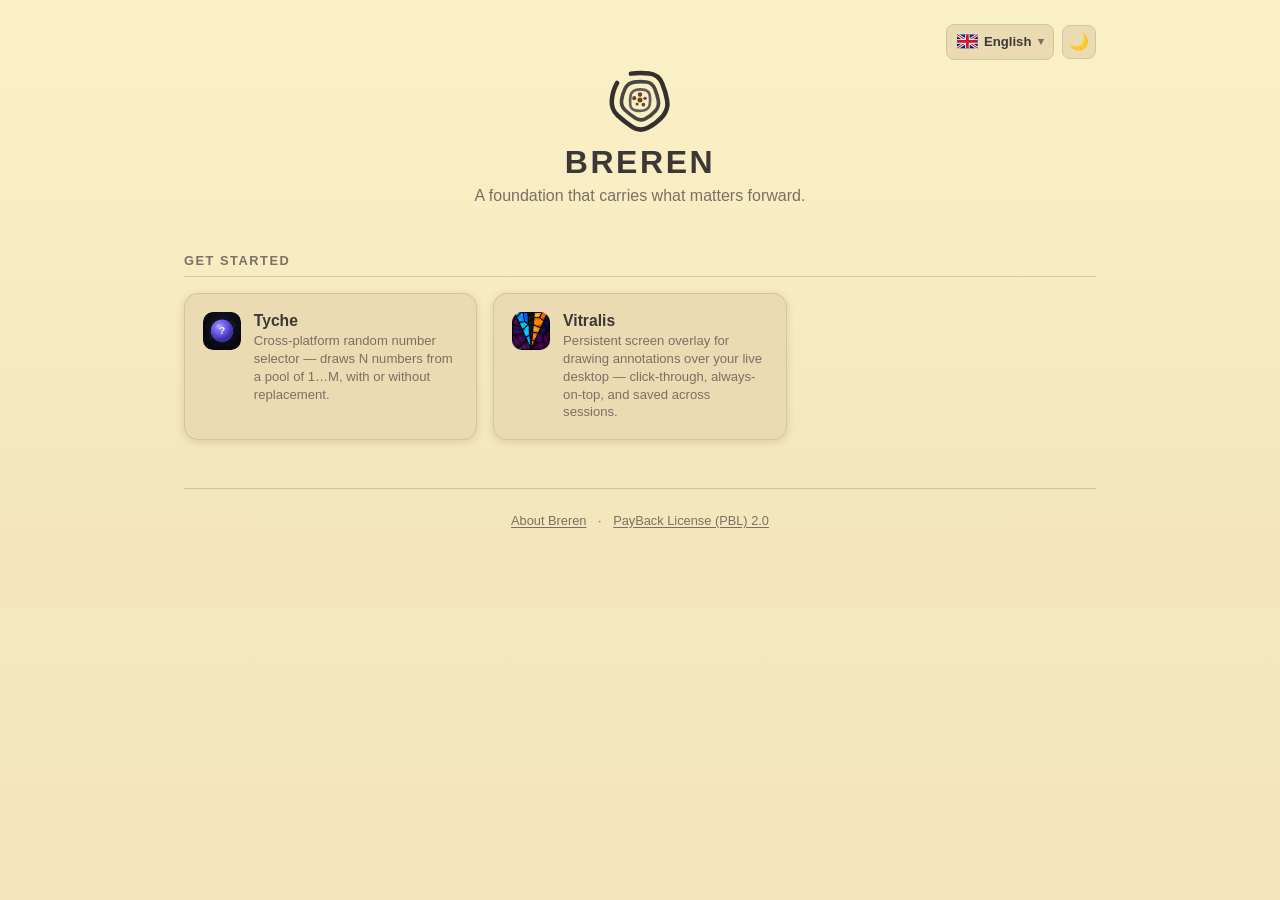
<file: index.html>
<!doctype html>
<html lang="gl">
<head>
<meta charset="utf-8">
<meta name="viewport" content="width=device-width, initial-scale=1">
<title>Breren</title>
<link rel="icon" type="image/svg+xml" href="icons/breren-logo.svg">
<link rel="alternate icon" href="icons/breren.ico">
<link rel="stylesheet" href="common.css">
<style>
  .category {
    margin-bottom: 2.5rem;
  }
  .category h2 {
    font-size: 0.8rem;
    text-transform: uppercase;
    letter-spacing: 0.12em;
    color: var(--fg-muted);
    margin: 0 0 1rem;
    padding-bottom: 0.5rem;
    border-bottom: 1px solid var(--card-border);
  }
  .grid {
    display: grid;
    grid-template-columns: repeat(auto-fill, minmax(220px, 1fr));
    gap: 1rem;
  }
  a.tile {
    display: flex;
    align-items: flex-start;
    gap: 0.8rem;
    padding: 1.1rem;
    border-radius: 14px;
    background: var(--card-bg);
    border: 1px solid var(--card-border);
    text-decoration: none;
    color: inherit;
    box-shadow: 0 2px 8px var(--shadow);
    transition: transform 0.12s ease, box-shadow 0.12s ease, border-color 0.12s ease;
  }
  a.tile:hover {
    transform: translateY(-2px);
    box-shadow: 0 6px 16px var(--shadow);
    border-color: var(--accent);
  }
  .tile-icon {
    flex: none;
    width: 2.4rem;
    height: 2.4rem;
    border-radius: 10px;
    display: flex;
    align-items: center;
    justify-content: center;
    font-size: 1.3rem;
    background: color-mix(in srgb, var(--tile-color, var(--accent)) 25%, transparent);
    overflow: hidden;
  }
  .tile-icon img {
    width: 100%;
    height: 100%;
    object-fit: cover;
  }
  .tile-text {
    min-width: 0;
  }
  .tile-name {
    font-weight: 600;
    font-size: 0.98rem;
    margin: 0 0 0.15rem;
    overflow-wrap: break-word;
  }
  .tile-desc {
    font-size: 0.82rem;
    color: var(--fg-muted);
    margin: 0;
    line-height: 1.35;
  }
  .empty, .error {
    text-align: center;
    color: var(--fg-muted);
    padding: 2rem 0;
  }
</style>
</head>
<body>
<main>
  <div class="toolbar">
    <div class="lang-picker">
      <button class="lang-trigger" id="lang-trigger" type="button" aria-haspopup="listbox" aria-expanded="false">
        <span class="flag" id="lang-trigger-flag"></span>
        <span id="lang-trigger-name"></span>
        <span class="chevron">▾</span>
      </button>
      <ul class="lang-menu" id="lang-menu" role="listbox" hidden></ul>
    </div>
    <button class="theme-btn" id="theme-toggle" type="button"></button>
  </div>
  <header>
    <div class="mark" id="logo-mark" role="button" tabindex="0" aria-label="Redraw logo" aria-disabled="false"></div>
    <h1 id="page-title">Breren</h1>
    <p class="tagline" id="page-tagline"></p>
  </header>
  <div id="content"></div>
  <footer>
    <a id="about-link" href="about/"></a>
    <span class="footer-sep">·</span>
    <a id="license-link" href="/licenses/pbl">PayBack License (PBL) 2.0</a>
  </footer>
</main>
<script src="common.js"></script>
<script>
(function () {
  var LINKS_FILE = 'links.toml';
  var TRANSLATIONS_FILE = 'translations.toml';

  var STRINGS = {
    gl: {
      empty: 'Aínda non hai ligazóns — engade algunhas a {file}.',
      errorPrefix: 'Non se puido cargar {file}',
      aboutLink: 'Sobre Breren'
    },
    en: {
      empty: 'No links yet — add some to {file}.',
      errorPrefix: 'Could not load {file}',
      aboutLink: 'About Breren'
    },
    eo: {
      empty: 'Ankoraŭ neniuj ligiloj — aldonu kelkajn al {file}.',
      errorPrefix: 'Ne eblis ŝargi {file}',
      aboutLink: 'Pri Breren'
    },
    es: {
      empty: 'Aún no hay enlaces — añade algunos a {file}.',
      errorPrefix: 'No se pudo cargar {file}',
      aboutLink: 'Sobre Breren'
    },
    fr: {
      empty: 'Pas encore de liens — ajoutez-en dans {file}.',
      errorPrefix: 'Impossible de charger {file}',
      aboutLink: 'À propos de Breren'
    },
    pt: {
      empty: 'Ainda sem links — adicione alguns a {file}.',
      errorPrefix: 'Não foi possível carregar {file}',
      aboutLink: 'Sobre a Breren'
    },
    de: {
      empty: 'Noch keine Links — füge welche zu {file} hinzu.',
      errorPrefix: '{file} konnte nicht geladen werden',
      aboutLink: 'Über Breren'
    },
    it: {
      empty: 'Ancora nessun link — aggiungine in {file}.',
      errorPrefix: 'Impossibile caricare {file}',
      aboutLink: 'Informazioni su Breren'
    },
    ru: {
      empty: 'Пока нет ссылок — добавьте их в {file}.',
      errorPrefix: 'Не удалось загрузить {file}',
      aboutLink: 'О Breren'
    },
    zh: {
      empty: '还没有链接——请在 {file} 中添加。',
      errorPrefix: '无法加载 {file}',
      aboutLink: '关于 Breren'
    },
    ja: {
      empty: 'まだリンクがありません — {file} に追加してください。',
      errorPrefix: '{file} を読み込めませんでした',
      aboutLink: 'Breren について'
    },
    ko: {
      empty: '아직 링크가 없습니다 — {file} 에 추가하세요.',
      errorPrefix: '{file} 을(를) 불러올 수 없습니다',
      aboutLink: 'Breren 소개'
    },
    ar: {
      empty: 'لا توجد روابط بعد — أضف بعضها إلى {file}.',
      errorPrefix: 'تعذّر تحميل {file}',
      aboutLink: 'عن Breren'
    },
    hi: {
      empty: 'अभी कोई लिंक नहीं है — {file} में कुछ जोड़ें।',
      errorPrefix: '{file} लोड नहीं हो सका',
      aboutLink: 'Breren के बारे में'
    },
    bn: {
      empty: 'এখনো কোনো লিঙ্ক নেই — {file}-এ কিছু যোগ করুন।',
      errorPrefix: '{file} লোড করা যায়নি',
      aboutLink: 'Breren সম্পর্কে'
    },
    ur: {
      empty: 'ابھی تک کوئی لنک نہیں — {file} میں کچھ شامل کریں۔',
      errorPrefix: '{file} لوڈ نہیں ہو سکی',
      aboutLink: 'Breren کے بارے میں'
    },
    fa: {
      empty: 'هنوز پیوندی وجود ندارد — چند مورد به {file} اضافه کنید.',
      errorPrefix: 'بارگذاری {file} ممکن نشد',
      aboutLink: 'درباره Breren'
    },
    tr: {
      empty: 'Henüz bağlantı yok — {file} dosyasına birkaç tane ekleyin.',
      errorPrefix: '{file} yüklenemedi',
      aboutLink: 'Breren Hakkında'
    },
    vi: {
      empty: 'Chưa có liên kết nào — hãy thêm vào {file}.',
      errorPrefix: 'Không thể tải {file}',
      aboutLink: 'Về Breren'
    },
    id: {
      empty: 'Belum ada tautan — tambahkan beberapa di {file}.',
      errorPrefix: 'Tidak dapat memuat {file}',
      aboutLink: 'Tentang Breren'
    },
    th: {
      empty: 'ยังไม่มีลิงก์ — เพิ่มลงใน {file}',
      errorPrefix: 'โหลด {file} ไม่สำเร็จ',
      aboutLink: 'เกี่ยวกับ Breren'
    },
    sw: {
      empty: 'Bado hakuna viungo — ongeza baadhi kwenye {file}.',
      errorPrefix: 'Imeshindwa kupakia {file}',
      aboutLink: 'Kuhusu Breren'
    },
    te: {
      empty: 'ఇంకా లింక్‌లు లేవు — {file}కు కొన్ని జోడించండి.',
      errorPrefix: '{file}ను లోడ్ చేయలేకపోయాము',
      aboutLink: 'Breren గురించి'
    },
    ta: {
      empty: 'இதுவரை இணைப்புகள் இல்லை — {file} இல் சிலவற்றைச் சேர்க்கவும்.',
      errorPrefix: '{file} ஐ ஏற்ற முடியவில்லை',
      aboutLink: 'Breren பற்றி'
    },
    pa: {
      empty: 'ਹਾਲੇ ਕੋਈ ਲਿੰਕ ਨਹੀਂ — {file} ਵਿੱਚ ਕੁਝ ਸ਼ਾਮਲ ਕਰੋ।',
      errorPrefix: '{file} ਲੋਡ ਨਹੀਂ ਹੋ ਸਕੀ',
      aboutLink: 'Breren ਬਾਰੇ'
    }
  };

  var currentLang;
  var latestData = null;
  var latestError = null;
  var translations = {};

  BrerenCommon.applyIncomingPreset();
  currentLang = BrerenCommon.detectLang();

  BrerenCommon.setupLangPicker(function () { return currentLang; }, selectLang);
  BrerenCommon.setupThemeToggle(t);
  setupLogoMark();
  BrerenCommon.applyTheme(BrerenCommon.effectiveTheme(), t);
  BrerenCommon.applyDirection(currentLang);
  applyTexts();

  fetchTOML(TRANSLATIONS_FILE)
    .then(function (data) { translations = data; if (latestData) render(latestData); })
    .catch(function () { translations = {}; }); // optional file; missing/broken -> no translations

  fetchTOML(LINKS_FILE)
    .then(function (data) { latestData = data; render(data); })
    .catch(function (err) {
      latestError = err;
      renderError(err);
    });

  function fetchTOML(file) {
    return fetch(file, { cache: 'no-store' })
      .then(function (r) {
        if (!r.ok) throw new Error(file + ' responded with ' + r.status);
        return r.text();
      })
      .then(parseTOML);
  }

  // ---- i18n ----------------------------------------------------------

  function t(key, vars) {
    var dict = STRINGS[currentLang] || STRINGS.gl;
    var common = BrerenCommon.COMMON_STRINGS[currentLang] || BrerenCommon.COMMON_STRINGS.gl;
    var str = dict[key] || common[key] || STRINGS.gl[key] || BrerenCommon.COMMON_STRINGS.gl[key] || key;
    if (vars) {
      Object.keys(vars).forEach(function (k) {
        str = str.replace('{' + k + '}', vars[k]);
      });
    }
    return str;
  }

  // Looks up `<base>_<currentLang>` (e.g. `name_es`) for a links.toml
  // category/item, in this priority order: translations.toml's table for
  // this object's `id`, then an inline `<base>_<code>` field on the
  // object itself (kept as an escape hatch), then the plain `<base>`
  // field untranslated. Translations are written by hand — ask to have a
  // new tile translated when you add it; there's no runtime translation.
  function localized(obj, base) {
    var key = base + '_' + currentLang;
    var fromFile = obj.id && translations[obj.id];
    if (fromFile && fromFile[key]) return fromFile[key];
    return obj[key] || obj[base];
  }

  function selectLang(code) {
    currentLang = code;
    localStorage.setItem('breren-lang', code);
    document.documentElement.lang = code;
    BrerenCommon.applyDirection(code);
    applyTexts();
  }

  function applyTexts() {
    document.getElementById('page-tagline').textContent = t('tagline');
    document.getElementById('about-link').textContent = t('aboutLink');
    if (latestData) render(latestData);
    else if (latestError) renderError(latestError);
  }

  // ---- logo mark ----------------------------------------------------

  function setupLogoMark() {
    var mark = document.getElementById('logo-mark');
    var busy = false;

    fetch('icons/breren-logo-animated.svg', { cache: 'no-store' })
      .then(function (r) { return r.text(); })
      .then(function (svgText) {
        mark.innerHTML = svgText;
        mark.addEventListener('click', replay);
        mark.addEventListener('keydown', function (e) {
          if (e.key === 'Enter' || e.key === ' ') {
            e.preventDefault();
            replay();
          }
        });
      })
      .catch(function () {}); // decorative; page works without it

    function replay() {
      if (busy) return;
      var animated = mark.querySelectorAll('.rampart, .hut');
      if (animated.length === 0) return;
      if (window.matchMedia('(prefers-reduced-motion: reduce)').matches) return;

      busy = true;
      mark.setAttribute('aria-disabled', 'true');
      var remaining = animated.length;

      Array.prototype.forEach.call(animated, function (el) { el.style.animation = 'none'; });
      void mark.offsetWidth; // force reflow so the animation restarts
      Array.prototype.forEach.call(animated, function (el) {
        el.style.animation = '';
        el.addEventListener('animationend', onEnd);
      });

      function onEnd(e) {
        e.currentTarget.removeEventListener('animationend', onEnd);
        remaining--;
        if (remaining === 0) {
          busy = false;
          mark.setAttribute('aria-disabled', 'false');
        }
      }
    }
  }

  // ---- TOML parsing ----------------------------------------------------

  // Minimal TOML subset parser: top-level string/bool/number keys, plus
  // [[array.of.tables]] headers nested the way TOML actually nests them
  // (a new [[a.b]] entry attaches under the most recently created [[a]]).
  // Good enough for this page's schema; not a general TOML implementation.
  function parseTOML(text) {
    var root = {};
    var current = root;
    var lines = text.split(/\r?\n/);

    lines.forEach(function (raw) {
      var line = raw.trim();
      if (!line || line.charAt(0) === '#') return;

      var arrayHeader = line.match(/^\[\[(.+)\]\]$/);
      if (arrayHeader) {
        current = descend(root, arrayHeader[1].split('.'), true);
        return;
      }

      var tableHeader = line.match(/^\[(.+)\]$/);
      if (tableHeader) {
        current = descend(root, tableHeader[1].split('.'), false);
        return;
      }

      var eq = line.indexOf('=');
      if (eq === -1) return;
      var key = line.slice(0, eq).trim();
      current[key] = parseValue(line.slice(eq + 1));
    });

    return root;

    function descend(container, path, isArrayLeaf) {
      for (var i = 0; i < path.length - 1; i++) {
        var key = path[i].trim();
        if (!container[key]) container[key] = [];
        var arr = container[key];
        if (arr.length === 0) arr.push({});
        container = arr[arr.length - 1];
      }
      var lastKey = path[path.length - 1].trim();
      if (isArrayLeaf) {
        if (!container[lastKey]) container[lastKey] = [];
        var table = {};
        container[lastKey].push(table);
        return table;
      }
      if (!container[lastKey]) container[lastKey] = {};
      return container[lastKey];
    }

    function parseValue(raw) {
      var v = raw.trim();
      if (v.charAt(0) === '"') {
        var out = '';
        for (var i = 1; i < v.length; i++) {
          if (v.charAt(i) === '\\') { out += v.charAt(i + 1); i++; continue; }
          if (v.charAt(i) === '"') break;
          out += v.charAt(i);
        }
        return out;
      }
      var hashIdx = v.indexOf('#');
      if (hashIdx !== -1) v = v.slice(0, hashIdx).trim();
      if (v === 'true') return true;
      if (v === 'false') return false;
      if (v !== '' && !isNaN(Number(v))) return Number(v);
      return v;
    }
  }

  // ---- rendering ----------------------------------------------------

  function render(data) {
    if (data.title) document.getElementById('page-title').textContent = data.title;
    document.title = data.title || 'Breren';

    var container = document.getElementById('content');
    container.innerHTML = '';
    var categories = Array.isArray(data.categories) ? data.categories : [];

    if (categories.length === 0) {
      container.innerHTML = '<p class="empty">' + escapeHtml(t('empty', { file: LINKS_FILE })) + '</p>';
      return;
    }

    categories.forEach(function (cat) {
      var section = document.createElement('section');
      section.className = 'category';

      var catName = localized(cat, 'name');
      if (catName) {
        var h2 = document.createElement('h2');
        h2.textContent = catName;
        section.appendChild(h2);
      }

      var grid = document.createElement('div');
      grid.className = 'grid';

      (cat.items || []).forEach(function (item) {
        grid.appendChild(renderTile(item));
      });

      section.appendChild(grid);
      container.appendChild(section);
    });
  }

  function renderError(err) {
    document.getElementById('content').innerHTML =
      '<p class="error">' + escapeHtml(t('errorPrefix', { file: LINKS_FILE })) +
      ' (' + escapeHtml(err.message) + ').</p>';
  }

  function renderTile(item) {
    var a = document.createElement('a');
    a.className = 'tile';
    a.href = item.url || '#';
    if (item.url && /^https?:\/\//i.test(item.url) && new URL(item.url, location.href).origin !== location.origin) {
      a.target = '_blank';
      a.rel = 'noopener noreferrer';
    }
    if (item.color) a.style.setProperty('--tile-color', item.color);

    var itemName = localized(item, 'name');
    var itemDesc = localized(item, 'description');

    var icon = document.createElement('div');
    icon.className = 'tile-icon';
    if (item.icon && /\.(svg|png|jpe?g|webp|gif)$/i.test(item.icon)) {
      var img = document.createElement('img');
      img.src = item.icon;
      img.alt = '';
      icon.appendChild(img);
    } else {
      icon.textContent = item.icon || (itemName ? itemName.charAt(0).toUpperCase() : '?');
    }

    var text = document.createElement('div');
    text.className = 'tile-text';

    var name = document.createElement('p');
    name.className = 'tile-name';
    name.textContent = itemName || item.url || 'Untitled';
    text.appendChild(name);

    if (itemDesc) {
      var desc = document.createElement('p');
      desc.className = 'tile-desc';
      desc.textContent = itemDesc;
      text.appendChild(desc);
    }

    a.appendChild(icon);
    a.appendChild(text);
    return a;
  }

  function escapeHtml(s) {
    var div = document.createElement('div');
    div.textContent = s;
    return div.innerHTML;
  }
})();
</script>
</body>
</html>
</file>
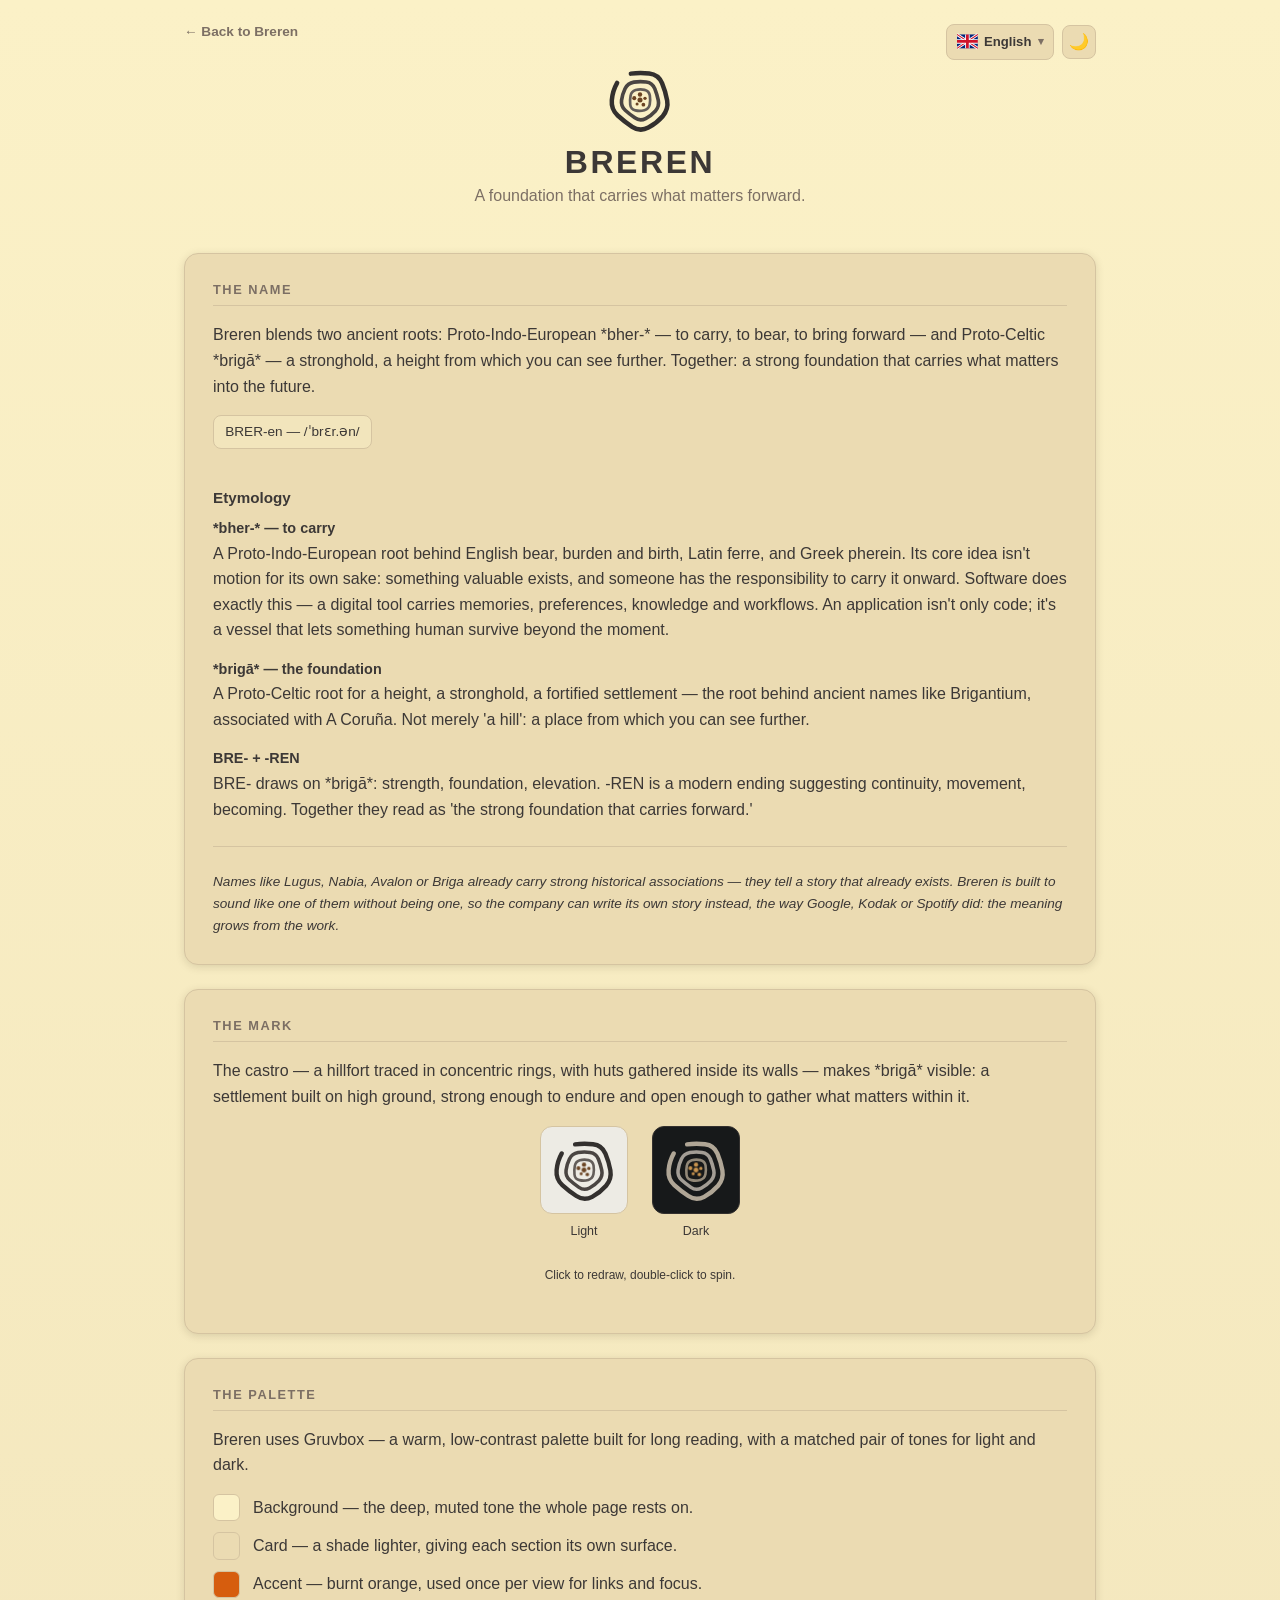
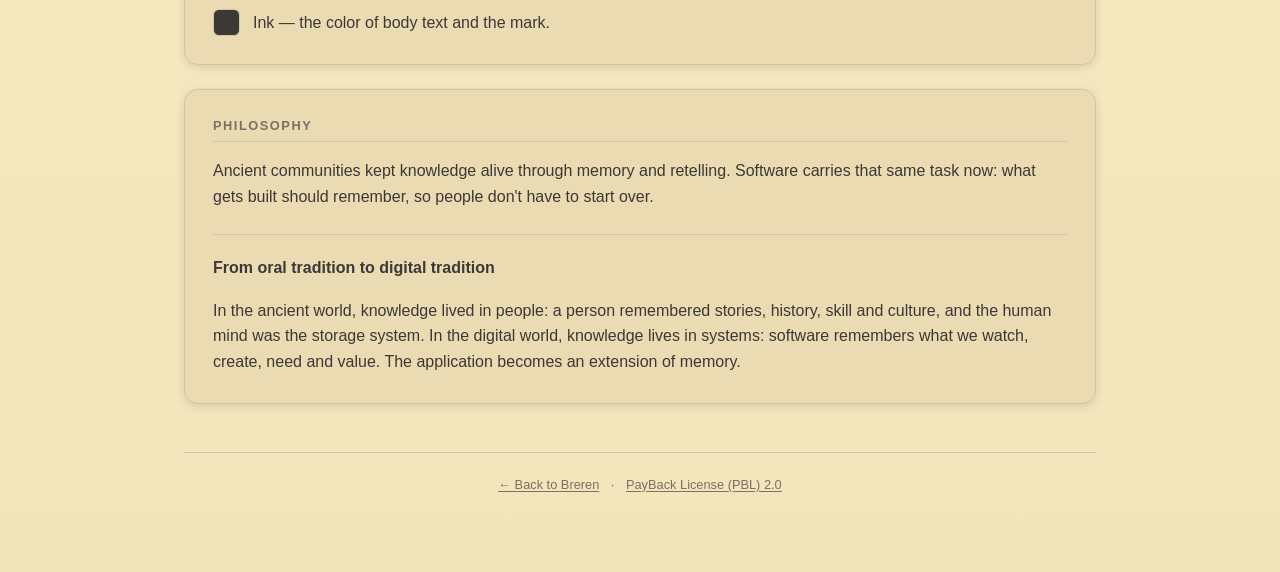
<file: about/index.html>
<!doctype html>
<html lang="gl">
<head>
<meta charset="utf-8">
<meta name="viewport" content="width=device-width, initial-scale=1">
<title>About Breren</title>
<link rel="icon" type="image/svg+xml" href="../icons/breren-logo.svg">
<link rel="alternate icon" href="../icons/breren.ico">
<link rel="stylesheet" href="../common.css">
<style>
  .home-link {
    position: absolute;
    top: 1.5rem;
    left: 1.5rem;
    font: inherit;
    font-size: 0.85rem;
    font-weight: 600;
    color: var(--fg-muted);
    text-decoration: none;
  }
  .home-link:hover { color: var(--accent); }
  .card {
    background: var(--card-bg);
    border: 1px solid var(--card-border);
    border-radius: 14px;
    box-shadow: 0 2px 8px var(--shadow);
    padding: 1.75rem;
    margin-bottom: 1.5rem;
  }
  .card h2 {
    font-size: 0.8rem;
    text-transform: uppercase;
    letter-spacing: 0.12em;
    color: var(--fg-muted);
    margin: 0 0 1rem;
    padding-bottom: 0.5rem;
    border-bottom: 1px solid var(--card-border);
  }
  .card p {
    color: var(--fg);
    line-height: 1.6;
    margin: 0 0 1rem;
  }
  .card p:last-child { margin-bottom: 0; }
  .pronunciation {
    display: inline-block;
    font-size: 0.85rem;
    color: var(--fg-muted);
    background: var(--bg-alt);
    border: 1px solid var(--card-border);
    border-radius: 8px;
    padding: 0.3rem 0.7rem;
    margin: 0 0 1rem;
  }
  .section-head {
    font-size: 0.95rem;
    font-weight: 700;
    margin: 1.5rem 0 0.9rem;
    color: var(--fg);
  }
  .pair {
    margin: 0 0 1.1rem;
  }
  .pair:last-child { margin-bottom: 0; }
  .pair h4 {
    font-size: 0.9rem;
    font-weight: 600;
    margin: 0 0 0.3rem;
    color: var(--fg);
  }
  .pair p { margin: 0; line-height: 1.6; }
  .divider {
    border: none;
    border-top: 1px solid var(--card-border);
    margin: 1.5rem 0;
  }
  .aside {
    font-style: italic;
    color: var(--fg-muted);
    font-size: 0.85rem;
    line-height: 1.6;
    margin: 0;
  }
  .mark-demo {
    display: flex;
    flex-direction: column;
    align-items: center;
    gap: 1.5rem;
    margin: 0.25rem 0 1.25rem;
  }
  .lockup-pair {
    display: flex;
    gap: 1.5rem;
    flex-wrap: wrap;
    justify-content: center;
  }
  .lockup-item {
    display: flex;
    flex-direction: column;
    align-items: center;
    gap: 0.5rem;
  }
  .lockup-frame {
    width: 88px;
    height: 88px;
    border-radius: 12px;
    padding: 8px;
    cursor: pointer;
  }
  .lockup-frame svg { display: block; width: 100%; height: 100%; }
  .lockup-frame:focus-visible { outline: 2px solid var(--accent); outline-offset: 3px; }
  .lockup-light { background: #edebe4; border: 1px solid #d5c4a1; }
  .lockup-dark  { background: #17191a; border: 1px solid #33302e; }
  .lockup-caption {
    margin: 0;
    font-size: 0.78rem;
    color: var(--fg-muted);
    text-align: center;
  }
  .lockup-hint {
    margin: 0;
    font-size: 0.75rem;
    color: var(--fg-muted);
    text-align: center;
  }
  .swatch-list {
    display: flex;
    flex-direction: column;
    gap: 0.7rem;
  }
  .swatch {
    display: flex;
    align-items: center;
    gap: 0.8rem;
  }
  .swatch-chip {
    flex: none;
    width: 1.7rem;
    height: 1.7rem;
    border-radius: 6px;
    border: 1px solid var(--card-border);
  }
  .swatch p {
    margin: 0;
    color: var(--fg);
    line-height: 1.5;
  }
</style>
</head>
<body>
<main>
  <a class="home-link" id="home-link" href="../"></a>
  <div class="toolbar">
    <div class="lang-picker">
      <button class="lang-trigger" id="lang-trigger" type="button" aria-haspopup="listbox" aria-expanded="false">
        <span class="flag" id="lang-trigger-flag"></span>
        <span id="lang-trigger-name"></span>
        <span class="chevron">▾</span>
      </button>
      <ul class="lang-menu" id="lang-menu" role="listbox" hidden></ul>
    </div>
    <button class="theme-btn" id="theme-toggle" type="button"></button>
  </div>
  <header>
    <div class="mark" id="logo-mark" role="button" tabindex="0" aria-label="Go to home" aria-disabled="false"></div>
    <h1 id="page-title">Breren</h1>
    <p class="tagline" id="page-tagline"></p>
  </header>

  <section class="card">
    <h2 id="name-head"></h2>
    <p id="name-body"></p>
    <p class="pronunciation">BRER-en — /ˈbrɛr.ən/</p>

    <h3 class="section-head" id="etymology-head"></h3>
    <div class="pair">
      <h4 id="bher-head"></h4>
      <p id="bher-body"></p>
    </div>
    <div class="pair">
      <h4 id="briga-head"></h4>
      <p id="briga-body"></p>
    </div>
    <div class="pair">
      <h4 id="combining-head"></h4>
      <p id="combining-body"></p>
    </div>

    <hr class="divider">
    <p class="aside" id="why-not-aside"></p>
  </section>

  <section class="card">
    <h2 id="mark-head"></h2>
    <p id="mark-body"></p>

    <div class="mark-demo">
      <div class="lockup-pair">
        <div class="lockup-item">
          <div class="lockup-frame lockup-light" id="lockup-light" role="button" tabindex="0" aria-label="Redraw logo"></div>
          <p class="lockup-caption" id="lockup-light-caption"></p>
        </div>
        <div class="lockup-item">
          <div class="lockup-frame lockup-dark" id="lockup-dark" role="button" tabindex="0" aria-label="Redraw logo"></div>
          <p class="lockup-caption" id="lockup-dark-caption"></p>
        </div>
      </div>
      <p class="lockup-hint" id="lockup-hint"></p>
    </div>
  </section>

  <section class="card">
    <h2 id="palette-head"></h2>
    <p id="palette-body"></p>
    <div class="swatch-list">
      <div class="swatch"><span class="swatch-chip" style="background: var(--bg);"></span><p id="swatch-bg"></p></div>
      <div class="swatch"><span class="swatch-chip" style="background: var(--card-bg);"></span><p id="swatch-card"></p></div>
      <div class="swatch"><span class="swatch-chip" style="background: var(--accent);"></span><p id="swatch-accent"></p></div>
      <div class="swatch"><span class="swatch-chip" style="background: var(--fg);"></span><p id="swatch-ink"></p></div>
    </div>
  </section>

  <section class="card">
    <h2 id="philosophy-head"></h2>
    <p id="philosophy-body"></p>
    <hr class="divider">
    <h4 id="oral-digital-head"></h4>
    <p id="oral-digital-body"></p>
  </section>

  <footer>
    <a id="home-link-2" href="../"></a>
    <span class="footer-sep">·</span>
    <a id="license-link" href="/licenses/pbl">PayBack License (PBL) 2.0</a>
  </footer>
</main>
<script src="../common.js"></script>
<script>
(function () {
  var STRINGS = {
    gl: {
      nameHead: 'O nome',
      markHead: 'A marca',
      markBody: 'O castro — un forte trazado en aneis concéntricos, coas cabanas reunidas dentro das súas murallas — fai visible *brigā*: un asentamento construído en alto, forte dabondo para perdurar e aberto dabondo para reunir o que importa dentro del.',
      lockupLight: 'Claro',
      lockupDark: 'Escuro',
      lockupHint: 'Clic para redebuxar, dobre clic para xirar.',
      etymologyHead: 'Etimoloxía',
      bherHead: '*bher-* — levar',
      bherBody: 'Unha raíz protoindoeuropea detrás do inglés bear, burden e birth, do latín ferre e do grego pherein. A idea central non é o movemento en si: algo valioso existe, e alguén ten a responsabilidade de levalo adiante. O software fai exactamente iso — unha ferramenta dixital leva memorias, preferencias, coñecemento e fluxos de traballo. Unha aplicación non é só código; é un recipiente que permite que algo humano sobreviva máis alá do momento.',
      brigaHead: '*brigā* — o alicerce',
      brigaBody: 'Unha raíz protoceltra para unha altura, unha fortaleza, un asentamento fortificado — a raíz detrás de nomes antigos coma Brigantium, asociado á antiga A Coruña. Non é só "un outeiro": é un lugar desde o que se ve máis lonxe.',
      combiningHead: 'BRE- + -REN',
      combiningBody: 'BRE- parte de *brigā*: forza, alicerce, elevación. -REN é unha terminación moderna que suxire continuidade, movemento, devir. Xuntas lense coma "o alicerce forte que leva adiante".',
      oralDigitalHead: 'Da tradición oral á tradición dixital',
      oralDigitalBody: 'No mundo antigo, o coñecemento vivía nas persoas: alguén lembraba historias, historia, oficio e cultura, e a mente humana era o sistema de almacenamento. No mundo dixital, o coñecemento vive nos sistemas: o software lembra o que vemos, creamos, precisamos e valoramos. A aplicación convértese nunha extensión da memoria.',
      whyNotAside: 'Nomes coma Lugus, Nabia, Avalon ou Briga xa levan asociacións históricas fortes — contan unha historia que xa existe. Breren está feito para soar coma un deses nomes sen selo, para que a compañía poida escribir a súa propia historia, tal e como fixeron Google, Kodak ou Spotify: o significado medra a partir do traballo.',
      philosophyHead: 'Filosofía',
      philosophyBody: 'As comunidades antigas mantiñan viva a sabedoría a través da memoria e do relato. O software carga agora esa mesma tarefa: o que se constrúe debe lembrar, para que a xente non teña que comezar de novo.',
      paletteHead: 'A paleta',
      paletteBody: 'Breren usa Gruvbox — unha paleta cálida e de baixo contraste pensada para lecturas longas, cun par de tons equivalente para claro e escuro.',
      swatchBg: 'Fondo — o ton profundo e apagado sobre o que descansa toda a páxina.',
      swatchCard: 'Tarxeta — un ton máis claro, que lle dá a cada sección a súa propia superficie.',
      swatchAccent: 'Acento — laranxa queimado, usado unha vez por vista para as ligazóns e o foco.',
      swatchInk: 'Tinta — a cor do texto e da marca.'
    },
    en: {
      nameHead: 'The name',
      markHead: 'The mark',
      markBody: 'The castro — a hillfort traced in concentric rings, with huts gathered inside its walls — makes *brigā* visible: a settlement built on high ground, strong enough to endure and open enough to gather what matters within it.',
      lockupLight: 'Light',
      lockupDark: 'Dark',
      lockupHint: 'Click to redraw, double-click to spin.',
      etymologyHead: 'Etymology',
      bherHead: '*bher-* — to carry',
      bherBody: 'A Proto-Indo-European root behind English bear, burden and birth, Latin ferre, and Greek pherein. Its core idea isn\'t motion for its own sake: something valuable exists, and someone has the responsibility to carry it onward. Software does exactly this — a digital tool carries memories, preferences, knowledge and workflows. An application isn\'t only code; it\'s a vessel that lets something human survive beyond the moment.',
      brigaHead: '*brigā* — the foundation',
      brigaBody: 'A Proto-Celtic root for a height, a stronghold, a fortified settlement — the root behind ancient names like Brigantium, associated with A Coruña. Not merely \'a hill\': a place from which you can see further.',
      combiningHead: 'BRE- + -REN',
      combiningBody: 'BRE- draws on *brigā*: strength, foundation, elevation. -REN is a modern ending suggesting continuity, movement, becoming. Together they read as \'the strong foundation that carries forward.\'',
      oralDigitalHead: 'From oral tradition to digital tradition',
      oralDigitalBody: 'In the ancient world, knowledge lived in people: a person remembered stories, history, skill and culture, and the human mind was the storage system. In the digital world, knowledge lives in systems: software remembers what we watch, create, need and value. The application becomes an extension of memory.',
      whyNotAside: 'Names like Lugus, Nabia, Avalon or Briga already carry strong historical associations — they tell a story that already exists. Breren is built to sound like one of them without being one, so the company can write its own story instead, the way Google, Kodak or Spotify did: the meaning grows from the work.',
      philosophyHead: 'Philosophy',
      philosophyBody: "Ancient communities kept knowledge alive through memory and retelling. Software carries that same task now: what gets built should remember, so people don't have to start over.",
      paletteHead: 'The palette',
      paletteBody: 'Breren uses Gruvbox — a warm, low-contrast palette built for long reading, with a matched pair of tones for light and dark.',
      swatchBg: 'Background — the deep, muted tone the whole page rests on.',
      swatchCard: 'Card — a shade lighter, giving each section its own surface.',
      swatchAccent: 'Accent — burnt orange, used once per view for links and focus.',
      swatchInk: 'Ink — the color of body text and the mark.'
    },
    eo: {
      nameHead: 'La nomo',
      markHead: 'La signo',
      markBody: 'La kastro — fortikaĵo desegnita per koncentraj ringoj, kun kabanoj kolektitaj interne de ĝiaj muroj — igas *brigā*n videbla: loĝejo konstruita sur alteco, sufiĉe forta por daŭri kaj sufiĉe malfermita por kolekti interne tion, kio gravas.',
      lockupLight: 'Hela',
      lockupDark: 'Malluma',
      lockupHint: 'Alklaku por redesegni, duoble alklaku por turni.',
      etymologyHead: 'Etimologio',
      bherHead: '*bher-* — porti',
      bherBody: 'Praindeŭropa radiko malantaŭ la angla bear, burden kaj birth, la latina ferre, kaj la greka pherein. Ĝia kerna ideo ne estas movado por si mem: io valora ekzistas, kaj iu havas la respondecon porti ĝin plu. Programaro faras ĝuste tion — cifereca ilo portas memorojn, preferojn, scion kaj laborfluojn. Aplikaĵo ne estas nur kodo; ĝi estas ujo, kiu lasas ion homan postvivi la momenton.',
      brigaHead: '*brigā* — la fundamento',
      brigaBody: 'Prakelta radiko por alto, fortikaĵo, fortikigita loĝejo — la radiko malantaŭ antikvaj nomoj kiel Brigantium, asociita kun la antikva A Coruña. Ne simple "monteto": loko de kie oni vidas pli malproksimen.',
      combiningHead: 'BRE- + -REN',
      combiningBody: 'BRE- ĉerpas el *brigā*: forto, fundamento, alteco. -REN estas moderna finaĵo sugestanta kontinuecon, moviĝon, iĝon. Kune ili legiĝas kiel "la forta fundamento kiu portas antaŭen".',
      oralDigitalHead: 'De buŝa tradicio al cifereca tradicio',
      oralDigitalBody: 'En la antikva mondo, scio vivis en homoj: iu memoris rakontojn, historion, lertecon kaj kulturon, kaj la homa menso estis la stokada sistemo. En la cifereca mondo, scio vivas en sistemoj: programaro memoras kion ni spektas, kreas, bezonas kaj valoras. La aplikaĵo iĝas etendo de memoro.',
      whyNotAside: 'Nomoj kiel Lugus, Nabia, Avalon aŭ Briga jam portas fortajn historiajn asociojn — ili rakontas historion jam ekzistantan. Breren estas konstruita por soni kiel unu el ili sen esti tia, por ke la kompanio povu skribi sian propran historion, kiel faris Google, Kodak aŭ Spotify: la signifo kreskas el la laboro.',
      philosophyHead: 'Filozofio',
      philosophyBody: 'Antikvaj komunumoj konservis scion vivanta per memoro kaj rerakontado. Programaro nun portas la saman taskon: tio, kio estas konstruita, devas memori, por ke homoj ne devu rekomenci.',
      paletteHead: 'La paletro',
      paletteBody: 'Breren uzas Gruvbox — varman, malaltkontrastan paletron konstruitan por longa legado, kun kongrua paro da tonoj por hela kaj malluma reĝimoj.',
      swatchBg: 'Fono — la profunda, malbrila tono sur kiu ripozas la tuta paĝo.',
      swatchCard: 'Karto — iom pli hela tono, donanta al ĉiu sekcio sian propran surfacon.',
      swatchAccent: 'Akcento — bruligita oranĝo, uzata unufoje per vido por ligiloj kaj fokuso.',
      swatchInk: 'Inko — la koloro de la teksto kaj de la signo.'
    },
    es: {
      nameHead: 'El nombre',
      markHead: 'La marca',
      markBody: 'El castro — un fuerte trazado en anillos concéntricos, con las cabañas reunidas dentro de sus murallas — hace visible *brigā*: un asentamiento construido en alto, lo bastante fuerte para perdurar y lo bastante abierto para reunir lo que importa en su interior.',
      lockupLight: 'Claro',
      lockupDark: 'Oscuro',
      lockupHint: 'Clic para redibujar, doble clic para girar.',
      etymologyHead: 'Etimología',
      bherHead: '*bher-* — llevar',
      bherBody: 'Una raíz protoindoeuropea detrás del inglés bear, burden y birth, del latín ferre y del griego pherein. Su idea central no es el movimiento por sí mismo: algo valioso existe, y alguien tiene la responsabilidad de llevarlo hacia adelante. El software hace exactamente eso — una herramienta digital lleva recuerdos, preferencias, conocimiento y flujos de trabajo. Una aplicación no es solo código; es un recipiente que permite que algo humano sobreviva más allá del momento.',
      brigaHead: '*brigā* — el fundamento',
      brigaBody: 'Una raíz protoceltal para una altura, una fortaleza, un asentamiento fortificado — la raíz detrás de nombres antiguos como Brigantium, asociado a la antigua A Coruña. No es solo "una colina": es un lugar desde el que se ve más lejos.',
      combiningHead: 'BRE- + -REN',
      combiningBody: 'BRE- parte de *brigā*: fuerza, fundamento, elevación. -REN es una terminación moderna que sugiere continuidad, movimiento, devenir. Juntas se leen como "el fundamento fuerte que impulsa hacia adelante".',
      oralDigitalHead: 'De la tradición oral a la tradición digital',
      oralDigitalBody: 'En el mundo antiguo, el conocimiento vivía en las personas: alguien recordaba historias, historia, oficio y cultura, y la mente humana era el sistema de almacenamiento. En el mundo digital, el conocimiento vive en los sistemas: el software recuerda lo que vemos, creamos, necesitamos y valoramos. La aplicación se convierte en una extensión de la memoria.',
      whyNotAside: 'Nombres como Lugus, Nabia, Avalon o Briga ya llevan asociaciones históricas fuertes — cuentan una historia que ya existe. Breren está construido para sonar como uno de ellos sin serlo, para que la compañía pueda escribir su propia historia, como hicieron Google, Kodak o Spotify: el significado crece a partir del trabajo.',
      philosophyHead: 'Filosofía',
      philosophyBody: 'Las comunidades antiguas mantenían viva la sabiduría a través de la memoria y el relato. El software carga ahora esa misma tarea: lo que se construye debe recordar, para que las personas no tengan que empezar de nuevo.',
      paletteHead: 'La paleta',
      paletteBody: 'Breren usa Gruvbox — una paleta cálida y de bajo contraste pensada para lecturas largas, con un par de tonos equivalente para claro y oscuro.',
      swatchBg: 'Fondo — el tono profundo y apagado sobre el que descansa toda la página.',
      swatchCard: 'Tarjeta — un tono más claro, que le da a cada sección su propia superficie.',
      swatchAccent: 'Acento — naranja quemado, usado una vez por vista para los enlaces y el foco.',
      swatchInk: 'Tinta — el color del texto y de la marca.'
    },
    fr: {
      nameHead: 'Le nom',
      markHead: 'La marque',
      markBody: "Le castro — une forteresse tracée en anneaux concentriques, avec des huttes rassemblées derrière ses murailles — rend *brigā* visible : une implantation bâtie en hauteur, assez forte pour durer et assez ouverte pour rassembler ce qui compte en son sein.",
      lockupLight: 'Clair',
      lockupDark: 'Sombre',
      lockupHint: 'Cliquer pour redessiner, double-cliquer pour faire tourner.',
      etymologyHead: 'Étymologie',
      bherHead: '*bher-* — porter',
      bherBody: 'Une racine proto-indo-européenne à l\'origine de l\'anglais bear, burden et birth, du latin ferre et du grec pherein. Son idée centrale n\'est pas le mouvement pour lui-même : quelque chose de précieux existe, et quelqu\'un a la responsabilité de le porter plus loin. Le logiciel fait exactement cela — un outil numérique porte des souvenirs, des préférences, des connaissances et des habitudes de travail. Une application n\'est pas seulement du code ; c\'est un vase qui permet à quelque chose d\'humain de survivre au-delà de l\'instant.',
      brigaHead: '*brigā* — la fondation',
      brigaBody: 'Une racine proto-celtique désignant une hauteur, une forteresse, une implantation fortifiée — la racine derrière des noms anciens comme Brigantium, associé à l\'ancienne A Coruña. Pas simplement « une colline » : un lieu d\'où l\'on voit plus loin.',
      combiningHead: 'BRE- + -REN',
      combiningBody: 'BRE- s\'inspire de *brigā* : force, fondation, élévation. -REN est une terminaison moderne suggérant la continuité, le mouvement, le devenir. Ensemble, elles se lisent comme « la fondation solide qui fait avancer ».',
      oralDigitalHead: 'De la tradition orale à la tradition numérique',
      oralDigitalBody: 'Dans le monde ancien, le savoir vivait dans les personnes : quelqu\'un se souvenait des récits, de l\'histoire, du savoir-faire et de la culture, et l\'esprit humain était le système de stockage. Dans le monde numérique, le savoir vit dans les systèmes : le logiciel se souvient de ce que nous regardons, créons, cherchons et valorisons. L\'application devient une extension de la mémoire.',
      whyNotAside: 'Des noms comme Lugus, Nabia, Avalon ou Briga portent déjà de fortes associations historiques — ils racontent une histoire qui existe déjà. Breren est conçu pour sonner comme l\'un d\'eux sans l\'être, afin que l\'entreprise puisse écrire sa propre histoire, comme l\'ont fait Google, Kodak ou Spotify : le sens naît du travail.',
      philosophyHead: 'Philosophie',
      philosophyBody: "Les communautés anciennes gardaient le savoir vivant par la mémoire et le récit. Le logiciel porte aujourd'hui cette même tâche : ce qui est construit doit se souvenir, pour que les gens n'aient pas à tout recommencer.",
      paletteHead: 'La palette',
      paletteBody: 'Breren utilise Gruvbox — une palette chaude et à faible contraste conçue pour la lecture longue, avec une paire de teintes équivalente pour le clair et le sombre.',
      swatchBg: 'Fond — la teinte profonde et sourde sur laquelle repose toute la page.',
      swatchCard: 'Carte — une teinte plus claire, qui donne à chaque section sa propre surface.',
      swatchAccent: 'Accent — orange brûlé, utilisé une fois par vue pour les liens et le focus.',
      swatchInk: 'Encre — la couleur du texte et de la marque.'
    },
    pt: {
      nameHead: 'O nome',
      markHead: 'A marca',
      markBody: 'O castro — uma fortaleza traçada em anéis concêntricos, com cabanas reunidas dentro das suas muralhas — torna *brigā* visível: um povoado construído em altura, forte o bastante para perdurar e aberto o bastante para reunir o que importa no seu interior.',
      lockupLight: 'Claro',
      lockupDark: 'Escuro',
      lockupHint: 'Clique para redesenhar, duplo clique para rodar.',
      etymologyHead: 'Etimologia',
      bherHead: '*bher-* — levar',
      bherBody: 'Uma raiz proto-indo-europeia por trás do inglês bear, burden e birth, do latim ferre e do grego pherein. A sua ideia central não é o movimento por si só: algo valioso existe, e alguém tem a responsabilidade de o levar adiante. O software faz exatamente isso — uma ferramenta digital carrega memórias, preferências, conhecimento e fluxos de trabalho. Uma aplicação não é apenas código; é um recipiente que permite que algo humano sobreviva além do momento.',
      brigaHead: '*brigā* — a base',
      brigaBody: 'Uma raiz proto-celta para uma altura, uma fortaleza, um povoado fortificado — a raiz por trás de nomes antigos como Brigantium, associado à antiga A Coruña. Não é apenas "uma colina": é um lugar de onde se vê mais longe.',
      combiningHead: 'BRE- + -REN',
      combiningBody: 'BRE- parte de *brigā*: força, base, elevação. -REN é uma terminação moderna que sugere continuidade, movimento, devir. Juntas lêem-se como "a base forte que leva adiante".',
      oralDigitalHead: 'Da tradição oral à tradição digital',
      oralDigitalBody: 'No mundo antigo, o conhecimento vivia nas pessoas: alguém lembrava histórias, história, ofício e cultura, e a mente humana era o sistema de armazenamento. No mundo digital, o conhecimento vive nos sistemas: o software lembra o que vemos, criamos, precisamos e valorizamos. A aplicação torna-se uma extensão da memória.',
      whyNotAside: 'Nomes como Lugus, Nabia, Avalon ou Briga já carregam fortes associações históricas — contam uma história que já existe. A Breren foi construída para soar como um deles sem o ser, para que a empresa possa escrever a sua própria história, como fizeram a Google, a Kodak ou o Spotify: o significado cresce a partir do trabalho.',
      philosophyHead: 'Filosofia',
      philosophyBody: 'As comunidades antigas mantinham o conhecimento vivo através da memória e da narrativa. O software carrega agora essa mesma tarefa: o que é construído deve lembrar, para que as pessoas não precisem recomeçar.',
      paletteHead: 'A paleta',
      paletteBody: 'A Breren usa Gruvbox — uma paleta quente e de baixo contraste pensada para leituras longas, com um par de tons equivalente para claro e escuro.',
      swatchBg: 'Fundo — o tom profundo e suave sobre o qual repousa toda a página.',
      swatchCard: 'Cartão — um tom mais claro, que dá a cada secção a sua própria superfície.',
      swatchAccent: 'Destaque — laranja queimado, usado uma vez por vista para os links e o foco.',
      swatchInk: 'Tinta — a cor do texto e da marca.'
    },
    de: {
      nameHead: 'Der Name',
      markHead: 'Das Zeichen',
      markBody: 'Der Castro — eine in konzentrischen Ringen angelegte Wallburg mit Hütten innerhalb ihrer Mauern — macht *brigā* sichtbar: eine Siedlung auf einer Anhöhe, stark genug, um zu bestehen, und offen genug, um zu sammeln, was darin zählt.',
      lockupLight: 'Hell',
      lockupDark: 'Dunkel',
      lockupHint: 'Klicken zum Neuzeichnen, Doppelklick zum Drehen.',
      etymologyHead: 'Etymologie',
      bherHead: '*bher-* — tragen',
      bherBody: 'Eine urindogermanische Wurzel hinter dem englischen bear, burden und birth, dem lateinischen ferre und dem griechischen pherein. Ihr Kerngedanke ist nicht Bewegung um ihrer selbst willen: Etwas Wertvolles existiert, und jemand trägt die Verantwortung, es weiterzutragen. Genau das tut Software — ein digitales Werkzeug trägt Erinnerungen, Vorlieben, Wissen und Arbeitsabläufe. Eine Anwendung ist nicht nur Code; sie ist ein Gefäß, das etwas Menschliches den Moment überdauern lässt.',
      brigaHead: '*brigā* — das Fundament',
      brigaBody: 'Eine urkeltische Wurzel für eine Anhöhe, eine Festung, eine befestigte Siedlung — die Wurzel hinter alten Namen wie Brigantium, verbunden mit dem antiken A Coruña. Nicht nur „ein Hügel": ein Ort, von dem aus man weiter sieht.',
      combiningHead: 'BRE- + -REN',
      combiningBody: 'BRE- schöpft aus *brigā*: Stärke, Fundament, Erhöhung. -REN ist eine moderne Endung, die Kontinuität, Bewegung, Werden andeutet. Zusammen lesen sie sich als „das starke Fundament, das weiterträgt".',
      oralDigitalHead: 'Von der mündlichen zur digitalen Überlieferung',
      oralDigitalBody: 'In der alten Welt lebte Wissen in Menschen: Jemand erinnerte sich an Geschichten, Historie, Handwerk und Kultur, und der menschliche Geist war das Speichersystem. In der digitalen Welt lebt Wissen in Systemen: Software erinnert sich, was wir sehen, schaffen, brauchen und schätzen. Die Anwendung wird zu einer Erweiterung des Gedächtnisses.',
      whyNotAside: 'Namen wie Lugus, Nabia, Avalon oder Briga tragen bereits starke historische Assoziationen — sie erzählen eine Geschichte, die schon existiert. Breren ist so gebaut, dass es wie einer dieser Namen klingt, ohne einer zu sein, damit das Unternehmen seine eigene Geschichte schreiben kann, so wie es Google, Kodak oder Spotify getan haben: Die Bedeutung wächst aus der Arbeit.',
      philosophyHead: 'Philosophie',
      philosophyBody: 'Alte Gemeinschaften hielten Wissen durch Erinnerung und Weitererzählen lebendig. Software trägt heute dieselbe Aufgabe: Was gebaut wird, soll sich erinnern, damit Menschen nicht von vorn beginnen müssen.',
      paletteHead: 'Die Palette',
      paletteBody: 'Breren verwendet Gruvbox — eine warme, kontrastarme Palette für langes Lesen, mit einem passenden Tonpaar für Hell und Dunkel.',
      swatchBg: 'Hintergrund — der tiefe, gedämpfte Ton, auf dem die ganze Seite ruht.',
      swatchCard: 'Karte — ein hellerer Ton, der jedem Abschnitt seine eigene Fläche gibt.',
      swatchAccent: 'Akzent — gebranntes Orange, einmal pro Ansicht für Links und Fokus verwendet.',
      swatchInk: 'Tinte — die Farbe von Text und Zeichen.'
    },
    it: {
      nameHead: 'Il nome',
      markHead: 'Il marchio',
      markBody: "Il castro — una fortezza tracciata in anelli concentrici, con capanne raccolte entro le sue mura — rende visibile *brigā*: un insediamento costruito in altura, abbastanza forte da durare e abbastanza aperto da raccogliere ciò che conta al suo interno.",
      lockupLight: 'Chiaro',
      lockupDark: 'Scuro',
      lockupHint: 'Clic per ridisegnare, doppio clic per far girare.',
      etymologyHead: 'Etimologia',
      bherHead: '*bher-* — portare',
      bherBody: 'Una radice proto-indoeuropea dietro l\'inglese bear, burden e birth, il latino ferre e il greco pherein. La sua idea centrale non è il movimento fine a se stesso: qualcosa di prezioso esiste, e qualcuno ha la responsabilità di portarlo avanti. Il software fa esattamente questo — uno strumento digitale porta ricordi, preferenze, conoscenza e flussi di lavoro. Un\'applicazione non è solo codice; è un recipiente che permette a qualcosa di umano di sopravvivere oltre l\'istante.',
      brigaHead: '*brigā* — la fondazione',
      brigaBody: 'Una radice proto-celtica per un\'altura, una fortezza, un insediamento fortificato — la radice dietro nomi antichi come Brigantium, associato all\'antica A Coruña. Non semplicemente \'una collina\': un luogo da cui si vede più lontano.',
      combiningHead: 'BRE- + -REN',
      combiningBody: 'BRE- attinge a *brigā*: forza, fondazione, elevazione. -REN è una desinenza moderna che suggerisce continuità, movimento, divenire. Insieme si leggono come \'la solida fondazione che porta avanti\'.',
      oralDigitalHead: 'Dalla tradizione orale alla tradizione digitale',
      oralDigitalBody: 'Nel mondo antico, la conoscenza viveva nelle persone: qualcuno ricordava storie, storia, mestiere e cultura, e la mente umana era il sistema di archiviazione. Nel mondo digitale, la conoscenza vive nei sistemi: il software ricorda ciò che guardiamo, creiamo, ci serve e apprezziamo. L\'applicazione diventa un\'estensione della memoria.',
      whyNotAside: 'Nomi come Lugus, Nabia, Avalon o Briga portano già forti associazioni storiche — raccontano una storia che esiste già. Breren è costruito per suonare come uno di loro senza esserlo, così l\'azienda può scrivere la propria storia, come hanno fatto Google, Kodak o Spotify: il significato cresce dal lavoro.',
      philosophyHead: 'Filosofia',
      philosophyBody: 'Le comunità antiche mantenevano viva la conoscenza attraverso la memoria e il racconto. Il software porta oggi lo stesso compito: ciò che si costruisce deve ricordare, perché le persone non debbano ricominciare da capo.',
      paletteHead: 'La palette',
      paletteBody: 'Breren usa Gruvbox — una palette calda e a basso contrasto pensata per letture lunghe, con una coppia di toni equivalente per chiaro e scuro.',
      swatchBg: "Sfondo — il tono profondo e smorzato su cui poggia l'intera pagina.",
      swatchCard: 'Scheda — un tono più chiaro, che dà a ogni sezione la propria superficie.',
      swatchAccent: 'Accento — arancio bruciato, usato una volta per vista per i link e il focus.',
      swatchInk: 'Inchiostro — il colore del testo e del marchio.'
    },
    ru: {
      nameHead: 'Название',
      markHead: 'Знак',
      markBody: 'Кастро — крепость, очерченная концентрическими кольцами, с хижинами, собранными внутри её стен, — делает *brigā* видимой: поселение, построенное на возвышенности, достаточно прочное, чтобы выстоять, и достаточно открытое, чтобы вместить в себе то, что важно.',
      lockupLight: 'Светлая',
      lockupDark: 'Тёмная',
      lockupHint: 'Клик — перерисовать, двойной клик — вращать.',
      etymologyHead: 'Этимология',
      bherHead: '*bher-* — нести',
      bherBody: 'Праиндоевропейский корень, лежащий в основе английских bear, burden и birth, латинского ferre и греческого pherein. Его суть не в движении ради движения: существует нечто ценное, и кто-то несёт ответственность нести это дальше. Именно это делает программное обеспечение — цифровой инструмент несёт воспоминания, предпочтения, знания и рабочие процессы. Приложение — не просто код; это сосуд, позволяющий чему-то человеческому пережить момент.',
      brigaHead: '*brigā* — основа',
      brigaBody: 'Пракельтский корень со значением возвышенности, крепости, укреплённого поселения — корень, лежащий в основе древних названий вроде Brigantium, связанного с древней А-Коруньей. Не просто «холм»: место, с которого видно дальше.',
      combiningHead: 'BRE- + -REN',
      combiningBody: 'BRE- опирается на *brigā*: сила, основа, возвышение. -REN — современное окончание, намекающее на непрерывность, движение, становление. Вместе они читаются как «прочная основа, несущая вперёд».',
      oralDigitalHead: 'От устной традиции к цифровой',
      oralDigitalBody: 'В древнем мире знание жило в людях: человек помнил истории, историю, ремесло и культуру, и человеческий разум был хранилищем. В цифровом мире знание живёт в системах: программное обеспечение помнит, что мы смотрим, создаём, нуждаемся и ценим. Приложение становится продолжением памяти.',
      whyNotAside: 'Такие имена, как Lugus, Nabia, Avalon или Briga, уже несут сильные исторические ассоциации — они рассказывают уже существующую историю. Breren создано так, чтобы звучать как одно из них, не являясь им, чтобы компания могла написать свою собственную историю, как это сделали Google, Kodak или Spotify: смысл вырастает из самой работы.',
      philosophyHead: 'Философия',
      philosophyBody: 'Древние общины сохраняли знание живым через память и пересказ. Сегодня программное обеспечение несёт ту же задачу: то, что создаётся, должно помнить, чтобы людям не приходилось начинать заново.',
      paletteHead: 'Палитра',
      paletteBody: 'Breren использует Gruvbox — тёплую палитру с низким контрастом, созданную для долгого чтения, с согласованной парой оттенков для светлой и тёмной темы.',
      swatchBg: 'Фон — глубокий, приглушённый тон, на котором держится вся страница.',
      swatchCard: 'Карточка — тон светлее, дающий каждому разделу свою поверхность.',
      swatchAccent: 'Акцент — жжёный оранжевый, используется один раз на экран для ссылок и фокуса.',
      swatchInk: 'Чернила — цвет текста и знака.'
    },
    zh: {
      nameHead: '名字',
      markHead: '标志',
      markBody: '卡斯特罗(castro)——一座以同心环勾勒、内部聚居着房舍的山堡——让 *brigā* 变得可见:一处建于高地的聚落,坚固到足以长存,又开放到足以将重要之物汇聚其中。',
      lockupLight: '浅色',
      lockupDark: '深色',
      lockupHint: '点击重新绘制,双击旋转。',
      etymologyHead: '词源',
      bherHead: '*bher-*——承载',
      bherBody: '这是一个原始印欧语词根,是英语 bear、burden、birth,拉丁语 ferre,以及希腊语 pherein 的共同来源。它的核心并非单纯的移动:某种有价值的东西存在着,而某人有责任将它继续传递下去。软件正是如此——一款数字工具承载着记忆、偏好、知识与工作流程。一个应用程序不仅仅是代码;它是一个容器,让某种属于人的东西得以在当下之外延续。',
      brigaHead: '*brigā*——根基',
      brigaBody: '这是一个原始凯尔特语词根,意为高地、堡垒、设防的聚落——正是它孕育了诸如 Brigantium(与古代 A 科鲁尼亚相关)之类的古老地名。它不仅仅是"一座山丘",而是一处能望得更远的地方。',
      combiningHead: 'BRE- + -REN',
      combiningBody: 'BRE- 取自 *brigā*:力量、根基、高度。-REN 是一个现代词尾,暗示着延续、运动与生成。合在一起,便读作"承载向前的坚实根基"。',
      oralDigitalHead: '从口述传统到数字传统',
      oralDigitalBody: '在古代世界,知识存活于人之中:一个人记得故事、历史、技艺与文化,人的心智便是存储系统。在数字世界,知识存活于系统之中:软件记得我们观看、创造、需要与珍视的东西。应用程序由此成为记忆的延伸。',
      whyNotAside: '像 Lugus、Nabia、Avalon 或 Briga 这样的名字早已带有强烈的历史联想——它们讲述的是一个已然存在的故事。Breren 被设计成听起来像其中之一,却并非真的如此,这样公司才能书写属于自己的故事,正如 Google、柯达(Kodak)或 Spotify 所做的那样:意义从实际的作为中生长出来。',
      philosophyHead: '理念',
      philosophyBody: '古代社群靠记忆与口述让知识长存。如今软件承担着同样的任务:被创造出来的东西应当记得,这样人们就不必从头再来。',
      paletteHead: '配色',
      paletteBody: 'Breren 使用 Gruvbox——一套为长时间阅读设计的暖色调低对比度配色方案,浅色与深色各有一套对应的色调。',
      swatchBg: '背景——整个页面所依托的深沉柔和色调。',
      swatchCard: '卡片——较浅的色调,让每个区块拥有自己的表面。',
      swatchAccent: '强调色——烧橙色,每个页面仅用于链接与焦点状态。',
      swatchInk: '墨色——文字与标志的颜色。'
    },
    ja: {
      nameHead: '名前',
      markHead: '紋章',
      markBody: 'カストロ——同心円状の環で描かれ、城壁の内側に住居が集まる丘の砦——は *brigā* を目に見える形にしたものです。高台に築かれ、存続できるほど強く、大切なものを内に集められるほど開かれた集落です。',
      lockupLight: 'ライト',
      lockupDark: 'ダーク',
      lockupHint: 'クリックで再描画、ダブルクリックで回転。',
      etymologyHead: '語源',
      bherHead: '*bher-*——運ぶ',
      bherBody: '英語の bear、burden、birth、ラテン語の ferre、ギリシャ語の pherein の背後にある印欧祖語の語根です。その核心にあるのは、単なる移動ではありません——価値あるものが存在し、誰かがそれを運び続ける責任を負う、という考えです。ソフトウェアはまさにそれを行います——デジタルツールは記憶、好み、知識、ワークフローを運びます。アプリケーションは単なるコードではなく、人間的な何かをその瞬間を超えて生き続けさせる器なのです。',
      brigaHead: '*brigā*——土台',
      brigaBody: '高台、砦、防備を固めた集落を意味するケルト祖語の語根で、古代 A コルーニャに関連する Brigantium のような古い地名の由来です。単なる「丘」ではなく、そこからより遠くを見渡せる場所を意味します。',
      combiningHead: 'BRE- + -REN',
      combiningBody: 'BRE- は *brigā* に由来し、強さ、土台、高さを表します。-REN は継続、動き、生成を示唆する現代的な語尾です。合わせると「前へと運ぶ強固な土台」と読めます。',
      oralDigitalHead: '口承の伝統からデジタルの伝統へ',
      oralDigitalBody: '古代の世界では、知識は人の中に生きていました——人は物語、歴史、技能、文化を記憶し、人間の心が記憶装置そのものでした。デジタルの世界では、知識はシステムの中に生きています——ソフトウェアは私たちが見るもの、作るもの、必要とするもの、大切にするものを記憶します。アプリケーションは記憶の延長となるのです。',
      whyNotAside: 'Lugus、Nabia、Avalon、Briga のような名前は、すでに強い歴史的連想を帯びています——それらはすでに存在する物語を語っています。Breren はそのような名前の一つのように響くよう作られていますが、実際にはそうではありません。それによって、Google、Kodak、Spotify がそうしてきたように、この会社は自らの物語を書くことができるのです——意味は仕事そのものから育っていきます。',
      philosophyHead: '理念',
      philosophyBody: '古代の共同体は記憶と語り継ぎによって知識を生かし続けました。ソフトウェアは今、その同じ役割を担っています——作られたものは記憶するべきです。人々がゼロからやり直さずに済むように。',
      paletteHead: 'カラーパレット',
      paletteBody: 'Breren は Gruvbox を使用しています——長時間の読書のために作られた、暖かく低コントラストなパレットで、ライトとダークそれぞれに対応する色調のペアがあります。',
      swatchBg: '背景——ページ全体を支える、深く落ち着いた色調。',
      swatchCard: 'カード——各セクションに独自の面を与える、やや明るい色調。',
      swatchAccent: 'アクセント——焦がしたオレンジ。1画面につき一度、リンクやフォーカスに使用します。',
      swatchInk: 'インク——本文とマークの色。'
    },
    ko: {
      nameHead: '이름',
      markHead: '상징',
      markBody: '카스트로(castro) — 동심원 모양으로 그려진 성채로, 성벽 안에 오두막들이 모여 있는 — 는 *brigā*를 눈에 보이게 만듭니다: 높은 곳에 세워져 지속될 만큼 튼튼하고, 중요한 것을 안에 모을 만큼 열려 있는 정착지입니다.',
      lockupLight: '라이트',
      lockupDark: '다크',
      lockupHint: '클릭하면 다시 그리고, 더블클릭하면 회전합니다.',
      etymologyHead: '어원',
      bherHead: '*bher-* — 나르다',
      bherBody: '영어 bear, burden, birth, 라틴어 ferre, 그리스어 pherein의 뿌리가 된 인도유럽조어 어근입니다. 그 핵심은 단순한 이동이 아닙니다 — 가치 있는 무언가가 존재하고, 누군가가 그것을 계속 나를 책임을 진다는 것입니다. 소프트웨어가 하는 일이 바로 그것입니다 — 디지털 도구는 기억, 선호, 지식, 작업 흐름을 나릅니다. 애플리케이션은 단순한 코드가 아니라, 인간적인 무언가가 그 순간을 넘어 살아남게 하는 그릇입니다.',
      brigaHead: '*brigā* — 토대',
      brigaBody: '높은 곳, 요새, 방어된 정착지를 뜻하는 켈트조어 어근으로, 고대 A 코루냐와 연관된 Brigantium 같은 옛 지명의 뿌리입니다. 단순한 "언덕"이 아니라 더 멀리 볼 수 있는 곳을 뜻합니다.',
      combiningHead: 'BRE- + -REN',
      combiningBody: 'BRE-는 *brigā*에서 왔습니다: 힘, 토대, 높이. -REN은 지속, 움직임, 되어감을 암시하는 현대적 어미입니다. 함께 읽으면 "앞으로 나아가게 하는 튼튼한 토대"가 됩니다.',
      oralDigitalHead: '구전 전통에서 디지털 전통으로',
      oralDigitalBody: '고대 세계에서 지식은 사람 안에 살아 있었습니다: 누군가가 이야기, 역사, 기술, 문화를 기억했고, 인간의 정신이 저장 시스템이었습니다. 디지털 세계에서 지식은 시스템 안에 살아 있습니다: 소프트웨어는 우리가 보고, 만들고, 필요로 하고, 소중히 여기는 것을 기억합니다. 애플리케이션은 기억의 확장이 됩니다.',
      whyNotAside: 'Lugus, Nabia, Avalon, Briga 같은 이름들은 이미 강한 역사적 연상을 지니고 있습니다 — 그것들은 이미 존재하는 이야기를 들려줍니다. Breren은 그런 이름처럼 들리도록 만들어졌지만 실제로 그런 이름은 아닙니다. 그래서 Google, Kodak, Spotify가 그랬듯 회사가 스스로의 이야기를 써 내려갈 수 있습니다: 의미는 일 자체에서 자라납니다.',
      philosophyHead: '철학',
      philosophyBody: '고대 공동체는 기억과 구전을 통해 지식을 살아 있게 했습니다. 오늘날 소프트웨어가 그 같은 역할을 맡습니다: 만들어진 것은 기억해야 합니다, 사람들이 처음부터 다시 시작하지 않도록.',
      paletteHead: '팔레트',
      paletteBody: 'Breren은 Gruvbox를 사용합니다 — 오랜 읽기를 위해 만들어진 따뜻하고 저대비인 팔레트로, 라이트와 다크 각각에 어울리는 색조 쌍을 갖추고 있습니다.',
      swatchBg: '배경 — 페이지 전체가 놓이는 깊고 차분한 색조.',
      swatchCard: '카드 — 각 섹션에 고유한 표면을 주는 더 밝은 색조.',
      swatchAccent: '강조색 — 그을린 오렌지, 화면마다 한 번 링크와 포커스에 사용됩니다.',
      swatchInk: '잉크 — 본문과 마크의 색상.'
    },
    ar: {
      nameHead: 'الاسم',
      markHead: 'الشعار',
      markBody: 'الكاسترو — حصن مرسوم في حلقات متحدة المركز، تتجمع الأكواخ داخل أسواره — يجعل *brigā* مرئية: مستوطنة بُنيت على مرتفع، قوية بما يكفي لتدوم، ومنفتحة بما يكفي لتجمع ما يهم بداخلها.',
      lockupLight: 'فاتح',
      lockupDark: 'داكن',
      lockupHint: 'انقر لإعادة الرسم، وانقر نقرًا مزدوجًا للتدوير.',
      etymologyHead: 'أصل الكلمة',
      bherHead: '*bher-* — يحمل',
      bherBody: 'جذر هندي أوروبي بدائي يقف وراء الإنجليزية bear وburden وbirth، واللاتينية ferre، واليونانية pherein. فكرته الجوهرية ليست الحركة لذاتها: شيء ثمين موجود، وعلى أحد مسؤولية حمله إلى الأمام. هذا بالضبط ما تفعله البرمجيات — أداة رقمية تحمل الذكريات والتفضيلات والمعرفة وسير العمل. التطبيق ليس مجرد شيفرة؛ إنه وعاء يتيح لشيء إنساني أن يبقى بعد اللحظة.',
      brigaHead: '*brigā* — الأساس',
      brigaBody: 'جذر سلتي بدائي يعني مرتفعًا أو حصنًا أو مستوطنة محصّنة — الجذر وراء أسماء قديمة مثل Brigantium، المرتبطة بمدينة A Coruña القديمة. ليست مجرد "تلة": بل مكان يُرى منه أبعد.',
      combiningHead: 'BRE- + -REN',
      combiningBody: 'يستمد BRE- من *brigā*: القوة والأساس والارتفاع. أما -REN فهو لاحقة حديثة توحي بالاستمرارية والحركة والصيرورة. معًا تُقرآن كـ"الأساس القوي الذي يحمل إلى الأمام".',
      oralDigitalHead: 'من التقليد الشفهي إلى التقليد الرقمي',
      oralDigitalBody: 'في العالم القديم، كانت المعرفة تعيش في الناس: كان الشخص يتذكر القصص والتاريخ والحرفة والثقافة، وكان العقل البشري هو نظام التخزين. في العالم الرقمي، تعيش المعرفة في الأنظمة: تتذكر البرمجيات ما نشاهده ونصنعه ونحتاجه ونقدّره. يصبح التطبيق امتدادًا للذاكرة.',
      whyNotAside: 'أسماء مثل Lugus وNabia وAvalon أو Briga تحمل بالفعل ارتباطات تاريخية قوية — فهي تروي قصة موجودة سلفًا. صُمم اسم Breren ليبدو كأحد هذه الأسماء دون أن يكون كذلك، لتتمكن الشركة من كتابة قصتها الخاصة بدلًا من ذلك، كما فعلت Google وKodak وSpotify: المعنى ينمو من العمل نفسه.',
      philosophyHead: 'الفلسفة',
      philosophyBody: 'حافظت المجتمعات القديمة على المعرفة حية عبر الذاكرة وإعادة السرد. تحمل البرمجيات اليوم المهمة ذاتها: ما يُبنى يجب أن يتذكر، حتى لا يضطر الناس إلى البدء من جديد.',
      paletteHead: 'لوحة الألوان',
      paletteBody: 'تستخدم Breren لوحة Gruvbox — لوحة دافئة ومنخفضة التباين مصممة للقراءة الطويلة، بزوج ألوان متكافئ للوضعين الفاتح والداكن.',
      swatchBg: 'الخلفية — الدرجة العميقة والخافتة التي ترتكز عليها الصفحة بأكملها.',
      swatchCard: 'البطاقة — درجة أفتح، تمنح كل قسم سطحه الخاص.',
      swatchAccent: 'اللون المميز — برتقالي محروق، يُستخدم مرة واحدة في كل عرض للروابط والتركيز.',
      swatchInk: 'الحبر — لون النص والشعار.'
    },
    hi: {
      nameHead: 'नाम',
      markHead: 'चिह्न',
      markBody: 'कास्ट्रो — संकेंद्रित छल्लों में बना एक किला, जिसकी दीवारों के भीतर झोपड़ियाँ इकट्ठा हैं — *brigā* को दृश्य रूप देता है: ऊँचाई पर बना एक बसाव, इतना मज़बूत कि टिका रहे और इतना खुला कि जो महत्वपूर्ण है उसे अपने भीतर समेट सके।',
      lockupLight: 'हल्का',
      lockupDark: 'गहरा',
      lockupHint: 'क्लिक करने पर फिर से बनेगा, डबल-क्लिक पर घूमेगा।',
      etymologyHead: 'व्युत्पत्ति',
      bherHead: '*bher-* — ले जाना',
      bherBody: 'एक प्रोटो-इंडो-यूरोपीय मूल जो अंग्रेज़ी के bear, burden और birth, लातिन के ferre, और यूनानी के pherein के पीछे है। इसका मूल विचार केवल गति नहीं है: कुछ मूल्यवान अस्तित्व में है, और किसी की ज़िम्मेदारी है उसे आगे ले जाना। सॉफ़्टवेयर ठीक यही करता है — एक डिजिटल उपकरण यादें, प्राथमिकताएँ, ज्ञान और कार्यप्रवाह ले जाता है। एक ऐप केवल कोड नहीं है; यह एक पात्र है जो किसी मानवीय चीज़ को उस पल से आगे जीवित रहने देता है।',
      brigaHead: '*brigā* — नींव',
      brigaBody: 'एक प्रोटो-सेल्टिक मूल जिसका अर्थ है ऊँचाई, किला, सुरक्षित बस्ती — यह Brigantium जैसे प्राचीन नामों के पीछे की जड़ है, जो प्राचीन A Coruña से जुड़ा है। केवल "एक पहाड़ी" नहीं: वह स्थान जहाँ से और दूर तक देखा जा सके।',
      combiningHead: 'BRE- + -REN',
      combiningBody: 'BRE- *brigā* से लिया गया है: शक्ति, नींव, ऊँचाई। -REN एक आधुनिक अंत है जो निरंतरता, गति, बनते जाने का संकेत देता है। साथ में इन्हें "आगे ले जाने वाली मज़बूत नींव" के रूप में पढ़ा जा सकता है।',
      oralDigitalHead: 'मौखिक परंपरा से डिजिटल परंपरा तक',
      oralDigitalBody: 'प्राचीन दुनिया में, ज्ञान लोगों में जीवित रहता था: कोई व्यक्ति कहानियाँ, इतिहास, कौशल और संस्कृति याद रखता था, और मानव मन ही भंडारण प्रणाली था। डिजिटल दुनिया में, ज्ञान प्रणालियों में रहता है: सॉफ़्टवेयर याद रखता है कि हम क्या देखते हैं, बनाते हैं, चाहते हैं और महत्व देते हैं। ऐप स्मृति का विस्तार बन जाता है।',
      whyNotAside: 'Lugus, Nabia, Avalon या Briga जैसे नाम पहले से ही मज़बूत ऐतिहासिक जुड़ाव रखते हैं — वे एक ऐसी कहानी बताते हैं जो पहले से मौजूद है। Breren को इनमें से किसी एक जैसा लगने के लिए बनाया गया है, बिना वैसा हुए, ताकि कंपनी अपनी खुद की कहानी लिख सके, जैसा Google, Kodak या Spotify ने किया: अर्थ काम से ही उभरता है।',
      philosophyHead: 'दर्शन',
      philosophyBody: 'प्राचीन समुदाय स्मृति और पुनः-कथन के ज़रिए ज्ञान को जीवित रखते थे। सॉफ़्टवेयर अब वही काम करता है: जो बनाया जाए उसे याद रखना चाहिए, ताकि लोगों को फिर से शुरुआत न करनी पड़े।',
      paletteHead: 'रंग पैलेट',
      paletteBody: 'Breren Gruvbox का उपयोग करता है — लंबे समय तक पढ़ने के लिए बनाया गया एक गर्म, कम-कंट्रास्ट पैलेट, जिसमें हल्के और गहरे के लिए मेल खाते रंगों की जोड़ी है।',
      swatchBg: 'पृष्ठभूमि — वह गहरा, मद्धम रंग जिस पर पूरा पृष्ठ टिका है।',
      swatchCard: 'कार्ड — थोड़ा हल्का रंग, जो हर सेक्शन को अपनी सतह देता है।',
      swatchAccent: 'एक्सेंट — जला हुआ नारंगी, हर दृश्य में एक बार लिंक और फ़ोकस के लिए उपयोग होता है।',
      swatchInk: 'स्याही — मुख्य पाठ और चिह्न का रंग।'
    },
    bn: {
      nameHead: 'নাম',
      markHead: 'প্রতীক',
      markBody: 'কাস্ত্রো — কেন্দ্রীভূত বলয়ে আঁকা একটি দুর্গ, যার প্রাচীরের ভেতরে কুঁড়েঘরগুলো জড়ো হয়ে আছে — *brigā*-কে দৃশ্যমান করে তোলে: উঁচু জমিতে গড়া একটি বসতি, টিকে থাকার মতো শক্তিশালী এবং গুরুত্বপূর্ণ যা কিছু তার ভেতরে জড়ো করার মতো উন্মুক্ত।',
      lockupLight: 'হালকা',
      lockupDark: 'গাঢ়',
      lockupHint: 'ক্লিক করলে আবার আঁকা হবে, ডাবল-ক্লিক করলে ঘুরবে।',
      etymologyHead: 'ব্যুৎপত্তি',
      bherHead: '*bher-* — বহন করা',
      bherBody: 'একটি প্রোটো-ইন্দো-ইউরোপীয় মূল, যা ইংরেজি bear, burden ও birth, ল্যাটিন ferre এবং গ্রিক pherein-এর পেছনে রয়েছে। এর মূল ভাব শুধু গতি নয়: মূল্যবান কিছু বিদ্যমান, এবং কারো দায়িত্ব তা সামনে বহন করে নেওয়া। সফটওয়্যার ঠিক এটাই করে — একটি ডিজিটাল হাতিয়ার স্মৃতি, পছন্দ, জ্ঞান ও কর্মপ্রবাহ বহন করে। একটি অ্যাপ কেবল কোড নয়; এটি এমন এক পাত্র যা মানবিক কিছুকে মুহূর্তের পরেও টিকে থাকতে দেয়।',
      brigaHead: '*brigā* — ভিত্তি',
      brigaBody: 'উচ্চতা, দুর্গ, সুরক্ষিত বসতির অর্থে একটি প্রোটো-কেল্টিক মূল — Brigantium-এর মতো প্রাচীন নামের পেছনের মূল, যা প্রাচীন A Coruña-র সাথে যুক্ত। শুধু "একটি পাহাড়" নয়: এমন একটি জায়গা যেখান থেকে আরও দূর দেখা যায়।',
      combiningHead: 'BRE- + -REN',
      combiningBody: 'BRE- এসেছে *brigā* থেকে: শক্তি, ভিত্তি, উচ্চতা। -REN একটি আধুনিক প্রত্যয় যা ধারাবাহিকতা, গতি, রূপান্তরের ইঙ্গিত দেয়। একসাথে এগুলো পড়া যায় "সামনে এগিয়ে নেওয়া শক্তিশালী ভিত্তি" হিসেবে।',
      oralDigitalHead: 'মৌখিক ঐতিহ্য থেকে ডিজিটাল ঐতিহ্যে',
      oralDigitalBody: 'প্রাচীন বিশ্বে জ্ঞান বাস করত মানুষের মধ্যে: কেউ গল্প, ইতিহাস, দক্ষতা ও সংস্কৃতি মনে রাখত, আর মানুষের মন ছিল সংরক্ষণ ব্যবস্থা। ডিজিটাল বিশ্বে জ্ঞান বাস করে সিস্টেমে: সফটওয়্যার মনে রাখে আমরা কী দেখি, তৈরি করি, প্রয়োজন করি ও মূল্য দিই। অ্যাপটি স্মৃতির সম্প্রসারণ হয়ে ওঠে।',
      whyNotAside: 'Lugus, Nabia, Avalon বা Briga-র মতো নামগুলো ইতিমধ্যেই শক্তিশালী ঐতিহাসিক সংযোগ বহন করে — তারা এমন একটি গল্প বলে যা আগে থেকেই আছে। Breren তৈরি করা হয়েছে এমনভাবে যাতে এটি তাদের একটির মতো শোনায়, কিন্তু আসলে তা নয়, যাতে কোম্পানিটি নিজের গল্প লিখতে পারে, যেমনটা করেছে Google, Kodak বা Spotify: অর্থ জন্ম নেয় কাজ থেকেই।',
      philosophyHead: 'দর্শন',
      philosophyBody: 'প্রাচীন সম্প্রদায়গুলো স্মৃতি ও পুনর্কথনের মাধ্যমে জ্ঞানকে জীবন্ত রাখত। সফটওয়্যার এখন সেই একই কাজ বহন করে: যা তৈরি হয় তার মনে রাখা উচিত, যাতে মানুষকে আবার শুরু থেকে শুরু করতে না হয়।',
      paletteHead: 'রঙ প্যালেট',
      paletteBody: 'Breren Gruvbox ব্যবহার করে — দীর্ঘ পড়ার জন্য তৈরি একটি উষ্ণ, কম-কনট্রাস্ট প্যালেট, যেখানে হালকা ও গাঢ়ের জন্য মিলে যাওয়া রঙের জোড়া রয়েছে।',
      swatchBg: 'পটভূমি — গভীর, নিস্তেজ রঙ যার উপর পুরো পৃষ্ঠা দাঁড়িয়ে আছে।',
      swatchCard: 'কার্ড — কিছুটা হালকা রঙ, যা প্রতিটি অংশকে নিজস্ব পৃষ্ঠতল দেয়।',
      swatchAccent: 'অ্যাকসেন্ট — পোড়া কমলা, প্রতিটি দৃশ্যে একবার লিঙ্ক ও ফোকাসের জন্য ব্যবহৃত।',
      swatchInk: 'কালি — মূল লেখা ও প্রতীকের রঙ।'
    },
    ur: {
      nameHead: 'نام',
      markHead: 'نشان',
      markBody: 'کاسترو — ایک قلعہ جو ہم مرکز حلقوں میں بنا ہے، جس کی دیواروں کے اندر جھونپڑیاں جمع ہیں — *brigā* کو نظر آنے کے قابل بناتا ہے: بلندی پر بنی ایک بستی، اتنی مضبوط کہ قائم رہے اور اتنی کھلی کہ اہم چیزوں کو اپنے اندر سمیٹ سکے۔',
      lockupLight: 'ہلکا',
      lockupDark: 'گہرا',
      lockupHint: 'کلک کرنے پر دوبارہ بنے گا، ڈبل کلک پر گھومے گا۔',
      etymologyHead: 'اشتقاقیات',
      bherHead: '*bher-* — لے جانا',
      bherBody: 'ایک پروٹو-انڈو-یورپی جڑ جو انگریزی کے bear، burden اور birth، لاطینی کے ferre، اور یونانی کے pherein کے پیچھے ہے۔ اس کا بنیادی خیال محض حرکت نہیں: کوئی قیمتی چیز موجود ہے، اور کسی کی ذمہ داری ہے اسے آگے لے جانا۔ سافٹ ویئر بالکل یہی کرتا ہے — ایک ڈیجیٹل ٹول یادیں، ترجیحات، علم اور ورک فلو لے جاتا ہے۔ ایک ایپ محض کوڈ نہیں؛ یہ ایک برتن ہے جو کسی انسانی چیز کو اُس لمحے سے آگے زندہ رہنے دیتا ہے۔',
      brigaHead: '*brigā* — بنیاد',
      brigaBody: 'بلندی، قلعہ، محفوظ بستی کے معنی میں ایک پروٹو-سیلٹک جڑ — Brigantium جیسے قدیم ناموں کے پیچھے کی جڑ، جو قدیم A Coruña سے منسلک ہے۔ محض "ایک ٹیلہ" نہیں: ایک ایسی جگہ جہاں سے مزید دور دیکھا جا سکے۔',
      combiningHead: 'BRE- + -REN',
      combiningBody: 'BRE- کا ماخذ *brigā* ہے: طاقت، بنیاد، بلندی۔ -REN ایک جدید لاحقہ ہے جو تسلسل، حرکت، بننے کی طرف اشارہ کرتا ہے۔ ملا کر انہیں "آگے لے جانے والی مضبوط بنیاد" پڑھا جا سکتا ہے۔',
      oralDigitalHead: 'زبانی روایت سے ڈیجیٹل روایت تک',
      oralDigitalBody: 'قدیم دنیا میں، علم لوگوں میں زندہ رہتا تھا: کوئی شخص کہانیاں، تاریخ، ہنر اور ثقافت یاد رکھتا تھا، اور انسانی ذہن ہی ذخیرہ کرنے کا نظام تھا۔ ڈیجیٹل دنیا میں، علم نظاموں میں زندہ رہتا ہے: سافٹ ویئر یاد رکھتا ہے کہ ہم کیا دیکھتے، بناتے، چاہتے اور قدر کرتے ہیں۔ ایپ یادداشت کی توسیع بن جاتی ہے۔',
      whyNotAside: 'Lugus، Nabia، Avalon یا Briga جیسے نام پہلے ہی مضبوط تاریخی وابستگیاں رکھتے ہیں — وہ ایک ایسی کہانی سناتے ہیں جو پہلے سے موجود ہے۔ Breren کو ایسا بنایا گیا ہے کہ وہ ان میں سے کسی ایک جیسا لگے بغیر ویسا ہوئے، تاکہ کمپنی اپنی کہانی خود لکھ سکے، جیسا کہ Google، Kodak یا Spotify نے کیا: معنی کام سے ہی جنم لیتا ہے۔',
      philosophyHead: 'فلسفہ',
      philosophyBody: 'قدیم برادریاں یادداشت اور دوبارہ بیان کے ذریعے علم کو زندہ رکھتی تھیں۔ سافٹ ویئر اب وہی کام سرانجام دیتا ہے: جو کچھ بنایا جائے اسے یاد رکھنا چاہیے، تاکہ لوگوں کو دوبارہ شروع نہ کرنا پڑے۔',
      paletteHead: 'رنگ پیلیٹ',
      paletteBody: 'Breren Gruvbox استعمال کرتا ہے — ایک گرم، کم کنٹراسٹ پیلیٹ جو طویل مطالعے کے لیے بنایا گیا ہے، جس میں ہلکے اور گہرے رنگوں کا ملتا جلتا جوڑا ہے۔',
      swatchBg: 'پس منظر — وہ گہرا، دھیما رنگ جس پر پورا صفحہ ٹکا ہے۔',
      swatchCard: 'کارڈ — قدرے ہلکا رنگ، جو ہر حصے کو اپنی سطح دیتا ہے۔',
      swatchAccent: 'نمایاں رنگ — جلا ہوا نارنجی، ہر منظر میں ایک بار روابط اور فوکس کے لیے استعمال ہوتا ہے۔',
      swatchInk: 'روشنائی — متن اور نشان کا رنگ۔'
    },
    fa: {
      nameHead: 'نام',
      markHead: 'نشان',
      markBody: 'کاسترو — دژی ترسیم‌شده در حلقه‌های هم‌مرکز، با کلبه‌هایی که درون دیوارهایش گرد آمده‌اند — *brigā* را قابل‌مشاهده می‌کند: سکونتگاهی ساخته‌شده بر بلندا، به اندازه‌ای استوار که دوام بیاورد و به اندازه‌ای باز که آنچه اهمیت دارد را در خود گرد آورد.',
      lockupLight: 'روشن',
      lockupDark: 'تیره',
      lockupHint: 'کلیک برای بازترسیم، دو بار کلیک برای چرخش.',
      etymologyHead: 'ریشه‌شناسی',
      bherHead: '*bher-* — بردن',
      bherBody: 'ریشه‌ای پروتوهندواروپایی که پشت واژه‌های انگلیسی bear، burden و birth، لاتین ferre، و یونانی pherein قرار دارد. ایده اصلی آن صرفاً حرکت نیست: چیزی ارزشمند وجود دارد و کسی مسئولیت دارد آن را به پیش ببرد. نرم‌افزار دقیقاً همین کار را می‌کند — ابزاری دیجیتال خاطرات، ترجیحات، دانش و روندهای کاری را حمل می‌کند. یک برنامه صرفاً کد نیست؛ ظرفی است که اجازه می‌دهد چیزی انسانی از آن لحظه فراتر باقی بماند.',
      brigaHead: '*brigā* — بنیاد',
      brigaBody: 'ریشه‌ای پروتوکلتیک به معنای بلندا، دژ، سکونتگاه مستحکم — ریشه‌ای پشت نام‌های باستانی مانند Brigantium، مرتبط با A Coruña باستانی. نه صرفاً «یک تپه»: مکانی که از آن دورتر می‌توان دید.',
      combiningHead: 'BRE- + -REN',
      combiningBody: 'BRE- برگرفته از *brigā* است: قدرت، بنیاد، بلندا. -REN پسوندی مدرن است که تداوم، حرکت و شدن را القا می‌کند. با هم به معنای «بنیاد استواری که به پیش می‌برد» خوانده می‌شوند.',
      oralDigitalHead: 'از سنت شفاهی تا سنت دیجیتال',
      oralDigitalBody: 'در دنیای باستان، دانش در وجود انسان‌ها زندگی می‌کرد: کسی داستان‌ها، تاریخ، مهارت و فرهنگ را به یاد می‌سپرد، و ذهن انسان همان سامانه ذخیره‌سازی بود. در دنیای دیجیتال، دانش در سامانه‌ها زندگی می‌کند: نرم‌افزار آنچه را می‌بینیم، می‌سازیم، نیاز داریم و ارزش می‌گذاریم به خاطر می‌سپارد. برنامه به بسطی از حافظه تبدیل می‌شود.',
      whyNotAside: 'نام‌هایی مانند Lugus، Nabia، Avalon یا Briga از پیش پیوندهای تاریخی قدرتمندی دارند — آن‌ها داستانی را روایت می‌کنند که از پیش وجود دارد. Breren طوری ساخته شده که مانند یکی از آن‌ها به نظر برسد بی‌آنکه واقعاً چنین باشد، تا شرکت بتواند داستان خودش را بنویسد، همان‌طور که Google، Kodak یا Spotify این کار را کردند: معنا از دل کار می‌روید.',
      philosophyHead: 'فلسفه',
      philosophyBody: 'جوامع باستانی دانش را از طریق حافظه و بازگویی زنده نگه می‌داشتند. نرم‌افزار امروز همان وظیفه را بر عهده دارد: آنچه ساخته می‌شود باید به یاد بیاورد، تا مردم مجبور نباشند از نو آغاز کنند.',
      paletteHead: 'پالت رنگ',
      paletteBody: 'Breren از Gruvbox استفاده می‌کند — پالتی گرم و کم‌کنتراست که برای خواندن طولانی طراحی شده، با جفتی از رنگ‌های همتراز برای حالت روشن و تیره.',
      swatchBg: 'پس‌زمینه — رنگ عمیق و ملایمی که کل صفحه بر آن استوار است.',
      swatchCard: 'کارت — رنگی روشن‌تر که به هر بخش سطح مخصوص خودش را می‌دهد.',
      swatchAccent: 'رنگ برجسته — نارنجی سوخته، یک‌بار در هر نما برای پیوندها و فوکوس استفاده می‌شود.',
      swatchInk: 'جوهر — رنگ متن و نشان.'
    },
    tr: {
      nameHead: 'İsim',
      markHead: 'Simge',
      markBody: "Castro — iç içe halkalar hâlinde çizilmiş, surlarının içinde kulübelerin toplandığı bir kale — *brigā*'yı görünür kılar: yükseklikte kurulmuş, dayanacak kadar güçlü ve içindeki önemli şeyleri toplayacak kadar açık bir yerleşim.",
      lockupLight: 'Aydınlık',
      lockupDark: 'Karanlık',
      lockupHint: 'Tıkla yeniden çizilsin, çift tıkla dönsün.',
      etymologyHead: 'Köken bilgisi',
      bherHead: '*bher-* — taşımak',
      bherBody: 'İngilizce bear, burden ve birth, Latince ferre ve Yunanca pherein\'in ardındaki Proto-Hint-Avrupa kökü. Temel fikri kendi başına hareket değildir: değerli bir şey vardır ve birinin onu ileriye taşıma sorumluluğu vardır. Yazılım tam olarak bunu yapar — dijital bir araç anıları, tercihleri, bilgiyi ve iş akışlarını taşır. Bir uygulama yalnızca kod değildir; insani bir şeyin o andan öteye hayatta kalmasını sağlayan bir kaptır.',
      brigaHead: '*brigā* — temel',
      brigaBody: 'Bir yükseklik, kale, tahkim edilmiş yerleşim anlamına gelen Proto-Kelt kökü — antik A Coruña ile ilişkilendirilen Brigantium gibi eski isimlerin arkasındaki kök. Sadece \'bir tepe\' değil: daha uzağı görebileceğiniz bir yer.',
      combiningHead: 'BRE- + -REN',
      combiningBody: 'BRE-, *brigā*\'dan gelir: güç, temel, yükseklik. -REN, süreklilik, hareket, oluş çağrıştıran modern bir ek. Birlikte \'ileriye taşıyan güçlü temel\' olarak okunurlar.',
      oralDigitalHead: 'Sözlü gelenekten dijital geleneğe',
      oralDigitalBody: 'Antik dünyada bilgi insanlarda yaşardı: biri hikâyeleri, tarihi, zanaatı ve kültürü hatırlardı ve insan zihni depolama sistemiydi. Dijital dünyada bilgi sistemlerde yaşar: yazılım izlediklerimizi, yarattıklarımızı, ihtiyaç duyduklarımızı ve değer verdiklerimizi hatırlar. Uygulama, belleğin bir uzantısı hâline gelir.',
      whyNotAside: 'Lugus, Nabia, Avalon ya da Briga gibi isimler zaten güçlü tarihsel çağrışımlar taşır — zaten var olan bir hikâyeyi anlatırlar. Breren, Google, Kodak ya da Spotify\'ın yaptığı gibi şirketin kendi hikâyesini yazabilmesi için, onlardan biri gibi ama biri olmadan ses çıkaracak şekilde tasarlandı: anlam, işin kendisinden büyür.',
      philosophyHead: 'Felsefe',
      philosophyBody: 'Eski topluluklar bilgiyi hafıza ve yeniden anlatım yoluyla canlı tutardı. Yazılım artık aynı görevi taşıyor: inşa edilen şey hatırlamalı, böylece insanların baştan başlamasına gerek kalmaz.',
      paletteHead: 'Palet',
      paletteBody: "Breren, uzun okumalar için tasarlanmış sıcak, düşük kontrastlı bir palet olan Gruvbox'ı kullanır; açık ve koyu için birbirine denk bir ton çifti içerir.",
      swatchBg: 'Arka plan — tüm sayfanın üzerine oturduğu derin, mat ton.',
      swatchCard: 'Kart — her bölüme kendi yüzeyini veren daha açık bir ton.',
      swatchAccent: 'Vurgu — yanık turuncu, her görünümde bir kez bağlantılar ve odak için kullanılır.',
      swatchInk: 'Mürekkep — metnin ve işaretin rengi.'
    },
    vi: {
      nameHead: 'Tên gọi',
      markHead: 'Biểu tượng',
      markBody: 'Castro — một pháo đài được vẽ thành các vòng đồng tâm, với những túp lều tụ họp bên trong tường thành — làm cho *brigā* trở nên hữu hình: một khu định cư xây trên cao, đủ vững chắc để tồn tại và đủ rộng mở để quy tụ những điều quan trọng bên trong nó.',
      lockupLight: 'Sáng',
      lockupDark: 'Tối',
      lockupHint: 'Nhấp để vẽ lại, nhấp đúp để xoay.',
      etymologyHead: 'Từ nguyên',
      bherHead: '*bher-* — mang',
      bherBody: 'Một gốc từ Tiền Ấn-Âu đứng sau tiếng Anh bear, burden và birth, tiếng Latin ferre, và tiếng Hy Lạp pherein. Ý tưởng cốt lõi của nó không phải là sự chuyển động vì bản thân nó: một điều gì đó quý giá tồn tại, và ai đó có trách nhiệm mang nó tiếp tục về phía trước. Phần mềm làm chính xác điều đó — một công cụ số mang theo ký ức, sở thích, kiến thức và quy trình làm việc. Một ứng dụng không chỉ là mã nguồn; nó là một vật chứa cho phép điều gì đó thuộc về con người tồn tại vượt khỏi khoảnh khắc.',
      brigaHead: '*brigā* — nền tảng',
      brigaBody: 'Một gốc từ Tiền Celt mang nghĩa độ cao, pháo đài, khu định cư kiên cố — gốc từ đứng sau các địa danh cổ như Brigantium, gắn với A Coruña cổ đại. Không chỉ đơn thuần là "một ngọn đồi": mà là nơi có thể nhìn xa hơn.',
      combiningHead: 'BRE- + -REN',
      combiningBody: 'BRE- bắt nguồn từ *brigā*: sức mạnh, nền tảng, độ cao. -REN là một hậu tố hiện đại gợi ý sự tiếp nối, chuyển động, sự trở thành. Kết hợp lại, chúng đọc như "nền tảng vững chắc mang tới tương lai".',
      oralDigitalHead: 'Từ truyền thống truyền miệng đến truyền thống số',
      oralDigitalBody: 'Trong thế giới cổ đại, tri thức sống trong con người: một người ghi nhớ những câu chuyện, lịch sử, kỹ năng và văn hóa, và tâm trí con người chính là hệ thống lưu trữ. Trong thế giới số, tri thức sống trong các hệ thống: phần mềm ghi nhớ những gì chúng ta xem, tạo ra, cần và trân trọng. Ứng dụng trở thành phần mở rộng của ký ức.',
      whyNotAside: 'Những cái tên như Lugus, Nabia, Avalon hay Briga đã mang những liên tưởng lịch sử mạnh mẽ — chúng kể một câu chuyện đã tồn tại sẵn. Breren được xây dựng để nghe giống một trong số đó mà không thực sự là như vậy, để công ty có thể viết nên câu chuyện của riêng mình, như cách Google, Kodak hay Spotify đã làm: ý nghĩa lớn lên từ chính công việc.',
      philosophyHead: 'Triết lý',
      philosophyBody: 'Các cộng đồng cổ xưa giữ cho tri thức sống động qua ký ức và lời kể. Phần mềm ngày nay mang cùng nhiệm vụ đó: những gì được xây dựng nên phải ghi nhớ, để con người không phải bắt đầu lại từ đầu.',
      paletteHead: 'Bảng màu',
      paletteBody: 'Breren sử dụng Gruvbox — một bảng màu ấm, độ tương phản thấp, được thiết kế cho việc đọc lâu, với một cặp tông màu tương ứng cho chế độ sáng và tối.',
      swatchBg: 'Nền — tông màu sâu, dịu mà toàn bộ trang dựa vào.',
      swatchCard: 'Thẻ — tông màu sáng hơn một chút, mang lại cho mỗi phần bề mặt riêng.',
      swatchAccent: 'Điểm nhấn — cam cháy, được dùng một lần trên mỗi màn hình cho liên kết và tiêu điểm.',
      swatchInk: 'Mực — màu của văn bản và biểu tượng.'
    },
    id: {
      nameHead: 'Nama',
      markHead: 'Lambang',
      markBody: 'Castro — benteng yang digambar dalam cincin konsentris, dengan gubuk-gubuk berkumpul di dalam temboknya — membuat *brigā* menjadi nyata: sebuah permukiman yang dibangun di dataran tinggi, cukup kuat untuk bertahan dan cukup terbuka untuk mengumpulkan hal-hal penting di dalamnya.',
      lockupLight: 'Terang',
      lockupDark: 'Gelap',
      lockupHint: 'Klik untuk menggambar ulang, klik dua kali untuk berputar.',
      etymologyHead: 'Etimologi',
      bherHead: '*bher-* — membawa',
      bherBody: 'Akar Proto-Indo-Eropa di balik bahasa Inggris bear, burden, dan birth, bahasa Latin ferre, dan bahasa Yunani pherein. Gagasan intinya bukan sekadar gerakan: sesuatu yang berharga ada, dan seseorang memiliki tanggung jawab untuk membawanya maju. Perangkat lunak melakukan persis itu — alat digital membawa kenangan, preferensi, pengetahuan, dan alur kerja. Sebuah aplikasi bukan hanya kode; ia adalah wadah yang memungkinkan sesuatu yang manusiawi bertahan melampaui momennya.',
      brigaHead: '*brigā* — fondasi',
      brigaBody: 'Akar Proto-Celtic untuk ketinggian, benteng, permukiman berbenteng — akar di balik nama-nama kuno seperti Brigantium, yang terkait dengan A Coruña kuno. Bukan sekadar "bukit": tempat untuk memandang lebih jauh.',
      combiningHead: 'BRE- + -REN',
      combiningBody: 'BRE- berasal dari *brigā*: kekuatan, fondasi, ketinggian. -REN adalah akhiran modern yang menyiratkan kesinambungan, gerakan, dan menjadi. Bersama-sama, keduanya terbaca sebagai "fondasi kuat yang membawa maju".',
      oralDigitalHead: 'Dari tradisi lisan ke tradisi digital',
      oralDigitalBody: 'Di dunia kuno, pengetahuan hidup dalam diri manusia: seseorang mengingat cerita, sejarah, keterampilan, dan budaya, dan pikiran manusia adalah sistem penyimpanannya. Di dunia digital, pengetahuan hidup dalam sistem: perangkat lunak mengingat apa yang kita tonton, ciptakan, butuhkan, dan hargai. Aplikasi menjadi perpanjangan dari ingatan.',
      whyNotAside: 'Nama-nama seperti Lugus, Nabia, Avalon, atau Briga sudah membawa asosiasi historis yang kuat — mereka menceritakan kisah yang sudah ada. Breren dibangun untuk terdengar seperti salah satunya tanpa benar-benar menjadi itu, sehingga perusahaan bisa menulis kisahnya sendiri, seperti yang dilakukan Google, Kodak, atau Spotify: makna tumbuh dari karya itu sendiri.',
      philosophyHead: 'Filosofi',
      philosophyBody: 'Komunitas kuno menjaga pengetahuan tetap hidup melalui ingatan dan penceritaan kembali. Perangkat lunak kini membawa tugas yang sama: apa yang dibangun harus mengingat, agar orang tidak perlu memulai dari awal lagi.',
      paletteHead: 'Palet warna',
      paletteBody: 'Breren menggunakan Gruvbox — palet hangat berkontras rendah yang dirancang untuk membaca lama, dengan pasangan nada yang setara untuk mode terang dan gelap.',
      swatchBg: 'Latar belakang — nada dalam dan redup tempat seluruh halaman bertumpu.',
      swatchCard: 'Kartu — nada yang sedikit lebih terang, memberi setiap bagian permukaannya sendiri.',
      swatchAccent: 'Aksen — oranye gosong, digunakan sekali per tampilan untuk tautan dan fokus.',
      swatchInk: 'Tinta — warna teks utama dan lambang.'
    },
    th: {
      nameHead: 'ชื่อ',
      markHead: 'สัญลักษณ์',
      markBody: 'คาสโตร — ป้อมปราการที่ลากเป็นวงแหวนซ้อนกัน มีกระท่อมรวมกันอยู่ภายในกำแพง — ทำให้ *brigā* มองเห็นได้: ถิ่นฐานที่สร้างบนที่สูง แข็งแกร่งพอจะยืนยงและเปิดกว้างพอจะรวบรวมสิ่งสำคัญไว้ภายใน',
      lockupLight: 'สว่าง',
      lockupDark: 'มืด',
      lockupHint: 'คลิกเพื่อวาดใหม่ ดับเบิลคลิกเพื่อหมุน',
      etymologyHead: 'รากศัพท์',
      bherHead: '*bher-* — แบก',
      bherBody: 'รากศัพท์ Proto-Indo-European ที่อยู่เบื้องหลังคำภาษาอังกฤษ bear, burden และ birth, ภาษาละติน ferre และภาษากรีก pherein แนวคิดหลักของมันไม่ใช่การเคลื่อนไหวเพื่อตัวมันเอง แต่คือ สิ่งมีค่าบางอย่างมีอยู่ และมีใครสักคนมีหน้าที่นำพามันต่อไปข้างหน้า ซอฟต์แวร์ทำสิ่งนี้เป๊ะ ๆ — เครื่องมือดิจิทัลแบกความทรงจำ ความชอบ ความรู้ และขั้นตอนการทำงาน แอปพลิเคชันไม่ใช่แค่โค้ด แต่เป็นภาชนะที่ทำให้สิ่งที่เป็นมนุษย์อยู่รอดเกินกว่าช่วงเวลานั้น',
      brigaHead: '*brigā* — รากฐาน',
      brigaBody: 'รากศัพท์ Proto-Celtic ที่หมายถึงที่สูง ป้อมปราการ ถิ่นฐานที่มีการป้องกัน — รากศัพท์เบื้องหลังชื่อโบราณอย่าง Brigantium ซึ่งเชื่อมโยงกับ A Coruña โบราณ ไม่ใช่แค่ "เนินเขา" แต่เป็นสถานที่ที่มองเห็นได้ไกลกว่า',
      combiningHead: 'BRE- + -REN',
      combiningBody: 'BRE- นำมาจาก *brigā*: พลัง รากฐาน ความสูง ส่วน -REN เป็นคำลงท้ายสมัยใหม่ที่สื่อถึงความต่อเนื่อง การเคลื่อนไหว การกลายเป็น เมื่อรวมกันจะอ่านได้ว่า "รากฐานที่มั่นคงซึ่งนำพาไปข้างหน้า"',
      oralDigitalHead: 'จากประเพณีมุขปาฐะสู่ประเพณีดิจิทัล',
      oralDigitalBody: 'ในโลกโบราณ ความรู้อาศัยอยู่ในตัวผู้คน คนคนหนึ่งจดจำเรื่องเล่า ประวัติศาสตร์ ฝีมือ และวัฒนธรรม จิตใจมนุษย์คือระบบจัดเก็บข้อมูล ในโลกดิจิทัล ความรู้อาศัยอยู่ในระบบ ซอฟต์แวร์จดจำสิ่งที่เราดู สร้าง ต้องการ และให้คุณค่า แอปพลิเคชันจึงกลายเป็นส่วนขยายของความทรงจำ',
      whyNotAside: 'ชื่ออย่าง Lugus, Nabia, Avalon หรือ Briga ล้วนมีความเชื่อมโยงทางประวัติศาสตร์ที่แข็งแรงอยู่แล้ว พวกมันเล่าเรื่องราวที่มีอยู่แล้ว Breren ถูกสร้างขึ้นให้ฟังดูเหมือนหนึ่งในชื่อเหล่านั้นโดยไม่ได้เป็นชื่อนั้นจริง ๆ เพื่อให้บริษัทสามารถเขียนเรื่องราวของตัวเองได้ เช่นเดียวกับที่ Google, Kodak หรือ Spotify เคยทำ ความหมายเติบโตขึ้นจากงานที่ทำ',
      philosophyHead: 'ปรัชญา',
      philosophyBody: 'ชุมชนโบราณรักษาความรู้ให้มีชีวิตผ่านความทรงจำและการเล่าขาน วันนี้ซอฟต์แวร์แบกรับหน้าที่เดียวกันนั้น สิ่งที่ถูกสร้างขึ้นควรจดจำไว้ เพื่อที่ผู้คนจะไม่ต้องเริ่มต้นใหม่',
      paletteHead: 'ชุดสี',
      paletteBody: 'Breren ใช้ Gruvbox — ชุดสีโทนอุ่นคอนทราสต์ต่ำที่ออกแบบมาเพื่อการอ่านนาน ๆ พร้อมคู่โทนสีที่เข้าชุดกันสำหรับโหมดสว่างและมืด',
      swatchBg: 'พื้นหลัง — โทนสีเข้มนุ่มที่ทั้งหน้ารองรับอยู่',
      swatchCard: 'การ์ด — โทนสีที่สว่างขึ้นเล็กน้อย ให้แต่ละส่วนมีพื้นผิวของตัวเอง',
      swatchAccent: 'สีเน้น — ส้มไหม้ ใช้ครั้งเดียวต่อหน้าจอสำหรับลิงก์และโฟกัส',
      swatchInk: 'หมึก — สีของข้อความและสัญลักษณ์'
    },
    sw: {
      nameHead: 'Jina',
      markHead: 'Alama',
      markBody: 'Castro — ngome iliyochorwa kwa miduara inayozunguka kituo kimoja, yenye vibanda vilivyokusanyika ndani ya kuta zake — inafanya *brigā* ionekane: makazi yaliyojengwa juu ya kilele, imara vya kutosha kudumu na wazi vya kutosha kukusanya yaliyo muhimu ndani yake.',
      lockupLight: 'Mwanga',
      lockupDark: 'Giza',
      lockupHint: 'Bofya kuchora upya, bofya mara mbili kuzunguka.',
      etymologyHead: 'Asili ya neno',
      bherHead: '*bher-* — kubeba',
      bherBody: 'Mzizi wa Proto-Indo-European ulio nyuma ya maneno ya Kiingereza bear, burden na birth, Kilatini ferre, na Kigiriki pherein. Wazo lake kuu si mwendo wenyewe: kitu chenye thamani kipo, na mtu ana jukumu la kukibeba mbele. Programu hufanya hivyo hasa — chombo cha kidijitali hubeba kumbukumbu, mapendeleo, maarifa na mtiririko wa kazi. Programu si msimbo tu; ni chombo kinachoruhusu jambo la kibinadamu kuendelea kuishi zaidi ya wakati huo.',
      brigaHead: '*brigā* — msingi',
      brigaBody: 'Mzizi wa Proto-Celtic wenye maana ya kilele, ngome, makazi yaliyoimarishwa — mzizi ulio nyuma ya majina ya kale kama Brigantium, yanayohusiana na A Coruña ya kale. Si tu "kilima": ni mahali ambapo unaweza kuona mbali zaidi.',
      combiningHead: 'BRE- + -REN',
      combiningBody: 'BRE- hutokana na *brigā*: nguvu, msingi, kimo. -REN ni kiambishi cha kisasa kinachoashiria mwendelezo, mwendo, kuwa. Pamoja husomeka kama "msingi imara unaopeleka mbele".',
      oralDigitalHead: 'Kutoka mapokeo ya mdomo hadi mapokeo ya kidijitali',
      oralDigitalBody: 'Katika dunia ya kale, maarifa yaliishi ndani ya watu: mtu alikumbuka hadithi, historia, ustadi na utamaduni, na akili ya binadamu ndiyo iliyokuwa mfumo wa kuhifadhi. Katika dunia ya kidijitali, maarifa huishi ndani ya mifumo: programu hukumbuka tunachotazama, kuunda, kuhitaji na kuthamini. Programu inakuwa upanuzi wa kumbukumbu.',
      whyNotAside: 'Majina kama Lugus, Nabia, Avalon au Briga tayari yana miunganiko mikubwa ya kihistoria — yanasimulia hadithi iliyokwishakuwepo. Breren limeundwa lisikike kama mojawapo yao bila kuwa hivyo, ili kampuni iweze kuandika hadithi yake yenyewe, kama walivyofanya Google, Kodak au Spotify: maana hukua kutoka kwenye kazi yenyewe.',
      philosophyHead: 'Falsafa',
      philosophyBody: 'Jamii za kale zilihifadhi maarifa hai kupitia kumbukumbu na usimuliaji. Programu sasa inabeba jukumu hilo hilo: kile kinachojengwa kinapaswa kukumbuka, ili watu wasilazimike kuanza upya.',
      paletteHead: 'Mchoro wa rangi',
      paletteBody: 'Breren hutumia Gruvbox — mchoro wa rangi za joto, tofauti ndogo, ulioundwa kwa ajili ya usomaji wa muda mrefu, ukiwa na jozi ya rangi zinazolingana kwa hali nyepesi na nyeusi.',
      swatchBg: 'Mandhari — rangi ya kina, iliyopoa ambayo ukurasa mzima hukaa juu yake.',
      swatchCard: 'Kadi — rangi nyepesi kidogo, inayotoa kila sehemu uso wake.',
      swatchAccent: 'Msisitizo — rangi ya machungwa iliyoungua, inayotumika mara moja kwa kila mwonekano kwa viungo na umakini.',
      swatchInk: 'Wino — rangi ya maandishi na alama.'
    },
    te: {
      nameHead: 'పేరు',
      markHead: 'చిహ్నం',
      markBody: 'కాస్ట్రో — కేంద్రీకృత వలయాలలో గీయబడిన కోట, దాని గోడల లోపల గుడిసెలు సమావేశమై ఉంటాయి — *brigā*ను కనిపించేలా చేస్తుంది: ఎత్తైన ప్రదేశంలో నిర్మించిన ఒక నివాసం, నిలదొక్కుకునేంత బలంగా మరియు ముఖ్యమైనవాటిని తనలో సమకూర్చుకునేంత తెరిచి ఉంటుంది.',
      lockupLight: 'లైట్',
      lockupDark: 'డార్క్',
      lockupHint: 'క్లిక్ చేస్తే మళ్లీ గీస్తుంది, డబుల్-క్లిక్ చేస్తే తిరుగుతుంది.',
      etymologyHead: 'పదవ్యుత్పత్తి',
      bherHead: '*bher-* — మోయడం',
      bherBody: 'ఆంగ్లంలోని bear, burden మరియు birth, లాటిన్ ferre, గ్రీక్ pherein వెనుక ఉన్న ప్రోటో-ఇండో-యూరోపియన్ మూలం. దీని ప్రధాన భావన కేవలం కదలిక కాదు: విలువైనది ఏదో ఉంది, మరియు దానిని ముందుకు మోసుకెళ్లే బాధ్యత ఎవరికైనా ఉంది. సాఫ్ట్‌వేర్ సరిగ్గా అదే చేస్తుంది — డిజిటల్ సాధనం జ్ఞాపకాలు, ప్రాధాన్యతలు, జ్ఞానం మరియు కార్యప్రవాహాలను మోస్తుంది. యాప్ కేవలం కోడ్ కాదు; అది మానవీయమైనది ఆ క్షణాన్ని దాటి మనుగడ సాగించేలా చేసే పాత్ర.',
      brigaHead: '*brigā* — పునాది',
      brigaBody: 'ఎత్తు, కోట, రక్షిత నివాసం అనే అర్థంలో ప్రోటో-సెల్టిక్ మూలం — పురాతన A Coruña తో ముడిపడిన Brigantium వంటి పురాతన పేర్ల వెనుక ఉన్న మూలం. కేవలం "కొండ" కాదు: మరింత దూరం చూడగలిగే ప్రదేశం.',
      combiningHead: 'BRE- + -REN',
      combiningBody: 'BRE- *brigā* నుండి వచ్చింది: శక్తి, పునాది, ఎత్తు. -REN అనేది కొనసాగింపు, కదలిక, మారుతూ ఉండటం సూచించే ఆధునిక ప్రత్యయం. కలిపి చదివితే "ముందుకు తీసుకెళ్లే బలమైన పునాది"గా అర్థమవుతుంది.',
      oralDigitalHead: 'మౌఖిక సంప్రదాయం నుండి డిజిటల్ సంప్రదాయానికి',
      oralDigitalBody: 'పురాతన ప్రపంచంలో, జ్ఞానం ప్రజల్లో జీవించింది: ఒక వ్యక్తి కథలు, చరిత్ర, నైపుణ్యం మరియు సంస్కృతిని గుర్తుంచుకునేవాడు, మానవ మనస్సే నిల్వ వ్యవస్థగా ఉండేది. డిజిటల్ ప్రపంచంలో, జ్ఞానం వ్యవస్థల్లో జీవిస్తుంది: మనం చూసేది, సృష్టించేది, అవసరమైనది మరియు విలువైనదాన్ని సాఫ్ట్‌వేర్ గుర్తుంచుకుంటుంది. యాప్ జ్ఞాపకశక్తికి పొడిగింపుగా మారుతుంది.',
      whyNotAside: 'Lugus, Nabia, Avalon లేదా Briga వంటి పేర్లు ఇప్పటికే బలమైన చారిత్రక అనుబంధాలను కలిగి ఉన్నాయి — అవి ఇప్పటికే ఉన్న కథను చెబుతాయి. Breren వాటిలో ఒకదానిలా వినిపించేలా రూపొందించబడింది కానీ నిజంగా అది కాదు, తద్వారా Google, Kodak లేదా Spotify చేసినట్లుగా కంపెనీ తన స్వంత కథను రాసుకోగలదు: అర్థం పనినుండే పెరుగుతుంది.',
      philosophyHead: 'తత్వం',
      philosophyBody: 'పురాతన సమాజాలు జ్ఞాపకం మరియు తిరిగి చెప్పడం ద్వారా జ్ఞానాన్ని సజీవంగా ఉంచేవి. సాఫ్ట్‌వేర్ ఇప్పుడు అదే పనిని మోస్తుంది: నిర్మించినది గుర్తుంచుకోవాలి, తద్వారా ప్రజలు మళ్లీ మొదటి నుండి ప్రారంభించాల్సిన అవసరం లేకుండా.',
      paletteHead: 'వర్ణ పలిత',
      paletteBody: 'Breren Gruvbox ఉపయోగిస్తుంది — దీర్ఘకాల చదవడానికి రూపొందించిన వెచ్చని, తక్కువ-వ్యత్యాస పలిత, తేలికపాటి మరియు చీకటి కోసం సరిపోలే రంగుల జత తో.',
      swatchBg: 'నేపథ్యం — మొత్తం పేజీ ఆధారపడిన లోతైన, మసక రంగు.',
      swatchCard: 'కార్డ్ — కొంచెం తేలికైన రంగు, ఇది ప్రతి విభాగానికి దాని స్వంత ఉపరితలం ఇస్తుంది.',
      swatchAccent: 'యాక్సెంట్ — కాలిన నారింజ, ప్రతి వీక్షణలో ఒకసారి లింకులు మరియు ఫోకస్ కోసం ఉపయోగించబడుతుంది.',
      swatchInk: 'సిరా — వచనం మరియు గుర్తు యొక్క రంగు.'
    },
    ta: {
      nameHead: 'பெயர்',
      markHead: 'சின்னம்',
      markBody: 'காஸ்ட்ரோ — செறிவான வளையங்களில் வரையப்பட்ட ஒரு கோட்டை, அதன் சுவர்களுக்குள் குடிசைகள் ஒன்றுகூடியிருக்கும் — *brigā*வை காணக்கூடியதாக ஆக்குகிறது: உயரமான இடத்தில் கட்டப்பட்ட ஒரு குடியேற்றம், நீடிக்கும் அளவுக்கு வலிமையானது மற்றும் முக்கியமானவற்றை தனக்குள் சேகரிக்கும் அளவுக்கு திறந்தது.',
      lockupLight: 'வெளிச்சம்',
      lockupDark: 'இருள்',
      lockupHint: 'கிளிக் செய்தால் மீண்டும் வரையும், இரட்டை கிளிக் செய்தால் சுழலும்.',
      etymologyHead: 'சொல் வரலாறு',
      bherHead: '*bher-* — சுமப்பது',
      bherBody: 'ஆங்கிலத்தில் bear, burden, birth, லத்தீனில் ferre, கிரேக்கத்தில் pherein ஆகியவற்றுக்குப் பின்னால் உள்ள புரோட்டோ-இந்தோ-ஐரோப்பிய வேர். இதன் மையக் கருத்து வெறும் இயக்கம் அல்ல: மதிப்புமிக்க ஏதோ ஒன்று உள்ளது, அதை முன்னோக்கி சுமக்கும் பொறுப்பு ஒருவருக்கு உண்டு. மென்பொருள் சரியாக அதையே செய்கிறது — ஒரு டிஜிட்டல் கருவி நினைவுகள், விருப்பங்கள், அறிவு மற்றும் பணிப்பாய்வுகளை சுமக்கிறது. ஒரு பயன்பாடு வெறும் குறியீடு அல்ல; அது மனிதத்தன்மை கொண்ட ஏதோ ஒன்று அந்த தருணத்தைக் கடந்து உயிர்வாழ அனுமதிக்கும் ஒரு பாத்திரம்.',
      brigaHead: '*brigā* — அடித்தளம்',
      brigaBody: 'உயரம், கோட்டை, பாதுகாக்கப்பட்ட குடியேற்றம் என்ற பொருளில் ஒரு புரோட்டோ-கெல்டிக் வேர் — பண்டைய A Coruña உடன் தொடர்புடைய Brigantium போன்ற பண்டைய பெயர்களுக்குப் பின்னால் உள்ள வேர். வெறும் "மலை" அல்ல: மேலும் தொலைவைப் பார்க்கக்கூடிய ஒரு இடம்.',
      combiningHead: 'BRE- + -REN',
      combiningBody: 'BRE- *brigā*விலிருந்து பெறப்பட்டது: வலிமை, அடித்தளம், உயரம். -REN என்பது தொடர்ச்சி, இயக்கம், மாறிக்கொண்டிருத்தலைக் குறிக்கும் நவீன விகுதி. ஒன்றாக அவை "முன்னோக்கி கொண்டு செல்லும் வலுவான அடித்தளம்" என வாசிக்கப்படுகின்றன.',
      oralDigitalHead: 'வாய்மொழி மரபிலிருந்து டிஜிட்டல் மரபிற்கு',
      oralDigitalBody: 'பண்டைய உலகில், அறிவு மனிதர்களில் வாழ்ந்தது: ஒருவர் கதைகள், வரலாறு, திறமை மற்றும் கலாச்சாரத்தை நினைவில் வைத்திருந்தார், மனித மனமே சேமிப்பு அமைப்பாக இருந்தது. டிஜிட்டல் உலகில், அறிவு அமைப்புகளில் வாழ்கிறது: நாம் பார்ப்பது, உருவாக்குவது, தேவைப்படுவது மற்றும் மதிப்பதை மென்பொருள் நினைவில் வைத்திருக்கிறது. பயன்பாடு நினைவகத்தின் நீட்டிப்பாக மாறுகிறது.',
      whyNotAside: 'Lugus, Nabia, Avalon அல்லது Briga போன்ற பெயர்கள் ஏற்கனவே வலுவான வரலாற்றுத் தொடர்புகளைக் கொண்டுள்ளன — அவை ஏற்கனவே இருக்கும் ஒரு கதையைச் சொல்கின்றன. Breren அவற்றில் ஒன்றைப் போல ஒலிக்குமாறு, ஆனால் உண்மையில் அதுவாக இல்லாமல் வடிவமைக்கப்பட்டுள்ளது, இதனால் Google, Kodak அல்லது Spotify செய்ததைப் போல நிறுவனம் தனது சொந்தக் கதையை எழுத முடியும்: அர்த்தம் வேலையிலிருந்தே வளர்கிறது.',
      philosophyHead: 'தத்துவம்',
      philosophyBody: 'பண்டைய சமூகங்கள் நினைவு மற்றும் மறுசொல்லல் மூலம் அறிவை உயிருடன் வைத்திருந்தன. மென்பொருள் இப்போது அதே பணியை சுமக்கிறது: கட்டப்படுவது நினைவில் கொள்ள வேண்டும், மக்கள் மீண்டும் தொடங்க வேண்டியதில்லாதவாறு.',
      paletteHead: 'வண்ணத் தட்டு',
      paletteBody: 'Breren Gruvbox-ஐப் பயன்படுத்துகிறது — நீண்ட நேர வாசிப்பிற்காக வடிவமைக்கப்பட்ட வெதுவெதுப்பான, குறைந்த மாறுபாடு கொண்ட வண்ணத் தட்டு, வெளிச்சம் மற்றும் இருள் நிலைகளுக்கு பொருந்தும் நிற ஜோடியுடன்.',
      swatchBg: 'பின்னணி — முழுப் பக்கமும் சார்ந்திருக்கும் ஆழமான, மங்கலான நிறம்.',
      swatchCard: 'அட்டை — ஒவ்வொரு பகுதிக்கும் அதன் சொந்த மேற்பரப்பைத் தரும் சற்று வெளிர் நிறம்.',
      swatchAccent: 'முதன்மைச் சாயல் — எரிந்த ஆரஞ்சு, ஒவ்வொரு காட்சிக்கும் ஒருமுறை இணைப்புகள் மற்றும் கவனத்திற்குப் பயன்படுத்தப்படுகிறது.',
      swatchInk: 'மை — உரை மற்றும் சின்னத்தின் நிறம்.'
    },
    pa: {
      nameHead: 'ਨਾਮ',
      markHead: 'ਨਿਸ਼ਾਨ',
      markBody: "ਕਾਸਤਰੋ — ਕੇਂਦਰਿਤ ਰਿੰਗਾਂ ਵਿੱਚ ਬਣਿਆ ਇੱਕ ਕਿਲ੍ਹਾ, ਜਿਸ ਦੀਆਂ ਦੀਵਾਰਾਂ ਅੰਦਰ ਝੌਂਪੜੀਆਂ ਇਕੱਠੀਆਂ ਹੁੰਦੀਆਂ ਹਨ — *brigā* ਨੂੰ ਦਿਖਾਈ ਦੇਣ ਯੋਗ ਬਣਾਉਂਦਾ ਹੈ: ਉਚਾਈ 'ਤੇ ਬਣੀ ਇੱਕ ਬਸਤੀ, ਟਿਕੇ ਰਹਿਣ ਜੋਗੀ ਮਜ਼ਬੂਤ ਅਤੇ ਜ਼ਰੂਰੀ ਚੀਜ਼ਾਂ ਨੂੰ ਆਪਣੇ ਅੰਦਰ ਇਕੱਠਾ ਕਰਨ ਜੋਗੀ ਖੁੱਲ੍ਹੀ।",
      lockupLight: 'ਹਲਕਾ',
      lockupDark: 'ਗੂੜ੍ਹਾ',
      lockupHint: 'ਕਲਿੱਕ ਕਰਨ ਨਾਲ ਮੁੜ ਖਿੱਚਿਆ ਜਾਵੇਗਾ, ਡਬਲ-ਕਲਿੱਕ ਨਾਲ ਘੁੰਮੇਗਾ।',
      etymologyHead: 'ਵਿਉਤਪਤੀ',
      bherHead: '*bher-* — ਚੁੱਕਣਾ',
      bherBody: 'ਇੱਕ ਪ੍ਰੋਟੋ-ਇੰਡੋ-ਯੂਰਪੀਅਨ ਜੜ੍ਹ ਜੋ ਅੰਗਰੇਜ਼ੀ ਦੇ bear, burden ਅਤੇ birth, ਲਾਤੀਨੀ ਦੇ ferre, ਅਤੇ ਯੂਨਾਨੀ ਦੇ pherein ਪਿੱਛੇ ਹੈ। ਇਸਦਾ ਮੂਲ ਵਿਚਾਰ ਸਿਰਫ਼ ਹਿਲਜੁਲ ਨਹੀਂ: ਕੁਝ ਕੀਮਤੀ ਮੌਜੂਦ ਹੈ, ਅਤੇ ਕਿਸੇ ਦੀ ਜ਼ਿੰਮੇਵਾਰੀ ਹੈ ਇਸਨੂੰ ਅੱਗੇ ਲਿਜਾਣਾ। ਸਾਫਟਵੇਅਰ ਬਿਲਕੁਲ ਇਹੀ ਕਰਦਾ ਹੈ — ਇੱਕ ਡਿਜੀਟਲ ਸੰਦ ਯਾਦਾਂ, ਪਸੰਦਾਂ, ਗਿਆਨ ਅਤੇ ਕੰਮ-ਪ੍ਰਵਾਹ ਲੈ ਕੇ ਜਾਂਦਾ ਹੈ। ਇੱਕ ਐਪ ਸਿਰਫ਼ ਕੋਡ ਨਹੀਂ; ਇਹ ਇੱਕ ਭਾਂਡਾ ਹੈ ਜੋ ਕਿਸੇ ਮਨੁੱਖੀ ਚੀਜ਼ ਨੂੰ ਉਸ ਪਲ ਤੋਂ ਅੱਗੇ ਜਿਊਂਦਾ ਰਹਿਣ ਦਿੰਦਾ ਹੈ।',
      brigaHead: '*brigā* — ਬੁਨਿਆਦ',
      brigaBody: 'ਉਚਾਈ, ਕਿਲ੍ਹਾ, ਸੁਰੱਖਿਅਤ ਬਸਤੀ ਦੇ ਅਰਥ ਵਿੱਚ ਇੱਕ ਪ੍ਰੋਟੋ-ਸੈਲਟਿਕ ਜੜ੍ਹ — Brigantium ਵਰਗੇ ਪ੍ਰਾਚੀਨ ਨਾਵਾਂ ਪਿੱਛੇ ਦੀ ਜੜ੍ਹ, ਜੋ ਪ੍ਰਾਚੀਨ A Coruña ਨਾਲ ਜੁੜੀ ਹੈ। ਸਿਰਫ਼ \'ਇੱਕ ਪਹਾੜੀ\' ਨਹੀਂ: ਇੱਕ ਅਜਿਹੀ ਥਾਂ ਜਿੱਥੋਂ ਹੋਰ ਦੂਰ ਤੱਕ ਦੇਖਿਆ ਜਾ ਸਕੇ।',
      combiningHead: 'BRE- + -REN',
      combiningBody: 'BRE- *brigā* ਤੋਂ ਲਿਆ ਗਿਆ ਹੈ: ਤਾਕਤ, ਬੁਨਿਆਦ, ਉਚਾਈ। -REN ਇੱਕ ਆਧੁਨਿਕ ਅੰਤ ਹੈ ਜੋ ਨਿਰੰਤਰਤਾ, ਹਿਲਜੁਲ, ਬਣਨ ਵੱਲ ਇਸ਼ਾਰਾ ਕਰਦਾ ਹੈ। ਇਕੱਠੇ ਇਹਨਾਂ ਨੂੰ "ਅੱਗੇ ਲਿਜਾਣ ਵਾਲੀ ਮਜ਼ਬੂਤ ਬੁਨਿਆਦ" ਵਜੋਂ ਪੜ੍ਹਿਆ ਜਾ ਸਕਦਾ ਹੈ।',
      oralDigitalHead: 'ਮੌਖਿਕ ਪਰੰਪਰਾ ਤੋਂ ਡਿਜੀਟਲ ਪਰੰਪਰਾ ਤੱਕ',
      oralDigitalBody: 'ਪ੍ਰਾਚੀਨ ਸੰਸਾਰ ਵਿੱਚ, ਗਿਆਨ ਲੋਕਾਂ ਵਿੱਚ ਜਿਊਂਦਾ ਰਹਿੰਦਾ ਸੀ: ਕੋਈ ਵਿਅਕਤੀ ਕਹਾਣੀਆਂ, ਇਤਿਹਾਸ, ਹੁਨਰ ਅਤੇ ਸੱਭਿਆਚਾਰ ਯਾਦ ਰੱਖਦਾ ਸੀ, ਅਤੇ ਮਨੁੱਖੀ ਮਨ ਹੀ ਸਟੋਰੇਜ ਪ੍ਰਣਾਲੀ ਸੀ। ਡਿਜੀਟਲ ਸੰਸਾਰ ਵਿੱਚ, ਗਿਆਨ ਪ੍ਰਣਾਲੀਆਂ ਵਿੱਚ ਰਹਿੰਦਾ ਹੈ: ਸਾਫਟਵੇਅਰ ਯਾਦ ਰੱਖਦਾ ਹੈ ਕਿ ਅਸੀਂ ਕੀ ਦੇਖਦੇ, ਬਣਾਉਂਦੇ, ਲੋੜੀਂਦੇ ਅਤੇ ਮਹੱਤਵ ਦਿੰਦੇ ਹਾਂ। ਐਪ ਯਾਦਾਸ਼ਤ ਦਾ ਵਿਸਥਾਰ ਬਣ ਜਾਂਦੀ ਹੈ।',
      whyNotAside: 'Lugus, Nabia, Avalon ਜਾਂ Briga ਵਰਗੇ ਨਾਮ ਪਹਿਲਾਂ ਹੀ ਮਜ਼ਬੂਤ ਇਤਿਹਾਸਕ ਸੰਬੰਧ ਰੱਖਦੇ ਹਨ — ਉਹ ਇੱਕ ਅਜਿਹੀ ਕਹਾਣੀ ਦੱਸਦੇ ਹਨ ਜੋ ਪਹਿਲਾਂ ਤੋਂ ਮੌਜੂਦ ਹੈ। Breren ਨੂੰ ਇਹਨਾਂ ਵਿੱਚੋਂ ਕਿਸੇ ਇੱਕ ਵਰਗਾ ਲੱਗਣ ਲਈ ਬਣਾਇਆ ਗਿਆ ਹੈ, ਬਿਨਾਂ ਉਹ ਹੋਏ, ਤਾਂ ਜੋ ਕੰਪਨੀ ਆਪਣੀ ਖੁਦ ਦੀ ਕਹਾਣੀ ਲਿਖ ਸਕੇ, ਜਿਵੇਂ Google, Kodak ਜਾਂ Spotify ਨੇ ਕੀਤਾ: ਅਰਥ ਕੰਮ ਤੋਂ ਹੀ ਉੱਭਰਦਾ ਹੈ।',
      philosophyHead: 'ਦਰਸ਼ਨ',
      philosophyBody: 'ਪ੍ਰਾਚੀਨ ਭਾਈਚਾਰੇ ਯਾਦ ਅਤੇ ਮੁੜ-ਕਥਨ ਰਾਹੀਂ ਗਿਆਨ ਨੂੰ ਜ਼ਿੰਦਾ ਰੱਖਦੇ ਸਨ। ਸਾਫਟਵੇਅਰ ਹੁਣ ਉਹੀ ਕੰਮ ਚੁੱਕਦਾ ਹੈ: ਜੋ ਬਣਾਇਆ ਜਾਂਦਾ ਹੈ ਉਸਨੂੰ ਯਾਦ ਰੱਖਣਾ ਚਾਹੀਦਾ ਹੈ, ਤਾਂ ਜੋ ਲੋਕਾਂ ਨੂੰ ਦੁਬਾਰਾ ਸ਼ੁਰੂ ਨਾ ਕਰਨਾ ਪਵੇ।',
      paletteHead: 'ਰੰਗ ਪੈਲੇਟ',
      paletteBody: 'Breren Gruvbox ਵਰਤਦਾ ਹੈ — ਲੰਬੇ ਸਮੇਂ ਲਈ ਪੜ੍ਹਨ ਵਾਸਤੇ ਬਣਾਇਆ ਗਰਮ, ਘੱਟ-ਕੰਟਰਾਸਟ ਪੈਲੇਟ, ਜਿਸ ਵਿੱਚ ਹਲਕੇ ਅਤੇ ਗੂੜ੍ਹੇ ਲਈ ਮੇਲ ਖਾਂਦੇ ਰੰਗਾਂ ਦਾ ਜੋੜਾ ਹੈ।',
      swatchBg: 'ਪਿਛੋਕੜ — ਡੂੰਘਾ, ਮੱਧਮ ਰੰਗ ਜਿਸ ਉੱਤੇ ਪੂਰਾ ਸਫ਼ਾ ਟਿਕਿਆ ਹੈ।',
      swatchCard: 'ਕਾਰਡ — ਥੋੜ੍ਹਾ ਹਲਕਾ ਰੰਗ, ਜੋ ਹਰੇਕ ਭਾਗ ਨੂੰ ਆਪਣੀ ਸਤਹ ਦਿੰਦਾ ਹੈ।',
      swatchAccent: 'ਉਭਾਰ — ਸੜਿਆ ਸੰਤਰੀ, ਹਰੇਕ ਦ੍ਰਿਸ਼ ਵਿੱਚ ਇੱਕ ਵਾਰ ਲਿੰਕਾਂ ਅਤੇ ਫੋਕਸ ਲਈ ਵਰਤਿਆ ਜਾਂਦਾ ਹੈ।',
      swatchInk: 'ਸਿਆਹੀ — ਲਿਖਤ ਅਤੇ ਨਿਸ਼ਾਨ ਦਾ ਰੰਗ।'
    }
  };

  var currentLang;

  // Static (non-media-query) source colors for the mark card's light/dark
  // lockups, copied from icons/breren-logo.svg's default and dark blocks.
  // Declared here (ahead of setupMarkCard()'s call site further down) so
  // they're already assigned by the time it runs synchronously - `var`
  // hoisting only lifts the declaration, not the assignment, so defining
  // these next to the functions that use them (as before) left them
  // `undefined` at the moment setupLockup() captured them into its closure.
  var LIGHT_PALETTE = { outer: '#33302e', middle: '#4a4542', inner: '#635d59', hut: '#6b4423' };
  var DARK_PALETTE = { outer: '#b0a696', middle: '#a39d95', inner: '#928878', hut: '#c9944f' };

  function t(key, vars) {
    var dict = STRINGS[currentLang] || STRINGS.gl;
    var common = BrerenCommon.COMMON_STRINGS[currentLang] || BrerenCommon.COMMON_STRINGS.gl;
    var str = dict[key] || common[key] || STRINGS.gl[key] || BrerenCommon.COMMON_STRINGS.gl[key] || key;
    if (vars) {
      Object.keys(vars).forEach(function (k) {
        str = str.replace('{' + k + '}', vars[k]);
      });
    }
    return str;
  }

  function selectLang(code) {
    currentLang = code;
    localStorage.setItem('breren-lang', code);
    document.documentElement.lang = code;
    BrerenCommon.applyDirection(code);
    applyTexts();
  }

  function applyTexts() {
    document.title = t('aboutTitle');
    document.getElementById('page-tagline').textContent = t('tagline');
    document.getElementById('home-link').textContent = t('backToHome');
    document.getElementById('home-link-2').textContent = t('backToHome');
    document.getElementById('name-head').textContent = t('nameHead');
    document.getElementById('name-body').textContent = t('aboutOrigin');
    document.getElementById('etymology-head').textContent = t('etymologyHead');
    document.getElementById('bher-head').textContent = t('bherHead');
    document.getElementById('bher-body').textContent = t('bherBody');
    document.getElementById('briga-head').textContent = t('brigaHead');
    document.getElementById('briga-body').textContent = t('brigaBody');
    document.getElementById('combining-head').textContent = t('combiningHead');
    document.getElementById('combining-body').textContent = t('combiningBody');
    document.getElementById('why-not-aside').textContent = t('whyNotAside');
    document.getElementById('mark-head').textContent = t('markHead');
    document.getElementById('mark-body').textContent = t('markBody');
    document.getElementById('lockup-light-caption').textContent = t('lockupLight');
    document.getElementById('lockup-dark-caption').textContent = t('lockupDark');
    document.getElementById('lockup-hint').textContent = t('lockupHint');
    document.getElementById('palette-head').textContent = t('paletteHead');
    document.getElementById('palette-body').textContent = t('paletteBody');
    document.getElementById('swatch-bg').textContent = t('swatchBg');
    document.getElementById('swatch-card').textContent = t('swatchCard');
    document.getElementById('swatch-accent').textContent = t('swatchAccent');
    document.getElementById('swatch-ink').textContent = t('swatchInk');
    document.getElementById('philosophy-head').textContent = t('philosophyHead');
    document.getElementById('philosophy-body').textContent = t('philosophyBody');
    document.getElementById('oral-digital-head').textContent = t('oralDigitalHead');
    document.getElementById('oral-digital-body').textContent = t('oralDigitalBody');
  }

  BrerenCommon.applyIncomingPreset();
  currentLang = BrerenCommon.detectLang();

  BrerenCommon.setupLangPicker(function () { return currentLang; }, selectLang);
  setupMarkCard();
  BrerenCommon.setupThemeToggle(t);
  setupLogoMark();
  BrerenCommon.applyTheme(BrerenCommon.effectiveTheme(), t);
  BrerenCommon.applyDirection(currentLang);
  applyTexts();

  // ---- logo mark ----------------------------------------------------
  // Interactive header mark that matches index.html's redraw-on-click.

  function setupLogoMark() {
    var mark = document.getElementById('logo-mark');
    var busy = false;

    fetch('../icons/breren-logo-animated.svg', { cache: 'no-store' })
      .then(function (r) { return r.text(); })
      .then(function (svgText) {
        mark.innerHTML = svgText;
        mark.addEventListener('click', replay);
        mark.addEventListener('keydown', function (e) {
          if (e.key === 'Enter' || e.key === ' ') {
            e.preventDefault();
            replay();
          }
        });
      })
      .catch(function (err) { console.error('header mark failed to load/render', err); }); // decorative; page works without it

    function replay() {
      if (busy) {
        window.location.href = '../';
        return;
      }
      var animated = mark.querySelectorAll('.rampart, .hut');
      if (animated.length === 0 || window.matchMedia('(prefers-reduced-motion: reduce)').matches) {
        window.location.href = '../';
        return;
      }

      busy = true;
      mark.setAttribute('aria-disabled', 'true');
      var remaining = animated.length;

      Array.prototype.forEach.call(animated, function (el) { el.style.animation = 'none'; });
      void mark.offsetWidth; // force reflow so the animation restarts
      Array.prototype.forEach.call(animated, function (el) {
        el.style.animation = '';
        el.addEventListener('animationend', onEnd);
      });

      function onEnd(e) {
        e.currentTarget.removeEventListener('animationend', onEnd);
        remaining--;
        if (remaining === 0) {
          busy = false;
          mark.setAttribute('aria-disabled', 'false');
          window.location.href = '../';
        }
      }
    }
  }

  // ---- mark card: light/dark lockups, click = redraw, double-click = spin
  //
  // The mark's colors normally switch via `@media (prefers-color-scheme)`
  // inside the fetched SVGs, which tracks the OS setting, not this page's
  // own light/dark toggle. The two lockups below need to show a *specific*
  // ground regardless of that toggle, so each fetched SVG gets a forced
  // color override appended as its own <style> block.
  //
  // Both lockups fetch and inject the *same* markup (draw-in reveal svg,
  // then swapped for the spin svg on double-click), each into its own
  // shadow root. Without that isolation, both copies' <style> blocks
  // (identical class names and @keyframes, appended via innerHTML) become
  // ordinary global stylesheet rules rather than being scoped to the
  // fragment they arrived in — the later-inserted copy's rules then win
  // the cascade for *every* instance on the page (including the header's
  // own mark), and redefining running @keyframes out from under the
  // earlier copy's in-flight animation resets it before it can finish
  // drawing. A shadow root keeps each lockup's styles and keyframes
  // entirely local, so the two never fight over the same rules.
  //
  // LIGHT_PALETTE/DARK_PALETTE are declared near the top of the script,
  // ahead of setupMarkCard()'s call site - see the comment there.
  //
  // Both overrides also force the root <svg>'s own size: the light-DOM
  // `.lockup-frame svg` sizing rule can't reach in here once this markup
  // lives inside a shadow root, so without this the fetched SVG would
  // render at its native 512x512 intrinsic size instead of filling the
  // 88px frame.
  var SIZE_RULE = 'svg{display:block !important;width:100% !important;height:100% !important}';

  function forceFlatColors(svgText, palette) {
    var override =
      '<style>' + SIZE_RULE +
      '.outer{stroke:' + palette.outer + ' !important}' +
      '.middle{stroke:' + palette.middle + ' !important}' +
      '.inner{stroke:' + palette.inner + ' !important}' +
      '.hut{fill:' + palette.hut + ' !important}</style>';
    return svgText.replace('</svg>', override + '</svg>');
  }

  // breren-logo-spin.svg paints its ramparts with gradient fills (already
  // shipped in both a light and a `-dark` id variant) rather than flat
  // colors, so forcing a ground here means forcing which gradient id each
  // rampart references, not a literal color.
  function forceGradientColors(svgText, dark, palette) {
    var suffix = dark ? '-dark' : '';
    var override =
      '<style>' + SIZE_RULE +
      '.outer{stroke:url(#g-outer' + suffix + ') !important}' +
      '.middle{stroke:url(#g-middle' + suffix + ') !important}' +
      '.inner{stroke:url(#g-inner' + suffix + ') !important}' +
      '.hut{fill:' + palette.hut + ' !important}</style>';
    return svgText.replace('</svg>', override + '</svg>');
  }

  // One lockup: fetches both source SVGs once, then lets `playDraw`/
  // `playSpin` repaint its private shadow root on demand.
  function setupLockup(host, dark) {
    var palette = dark ? DARK_PALETTE : LIGHT_PALETTE;
    var root = host.attachShadow({ mode: 'open' });
    var drawSvgText = null;
    var spinSvgText = null;
    var busy = false;

    function playDraw() {
      if (busy || !drawSvgText) return;
      busy = true;
      root.innerHTML = forceFlatColors(drawSvgText, palette);
      var animated = root.querySelectorAll('.rampart, .hut');
      if (animated.length === 0 || window.matchMedia('(prefers-reduced-motion: reduce)').matches) {
        busy = false;
        return;
      }
      var remaining = animated.length;
      Array.prototype.forEach.call(animated, function (el) {
        el.addEventListener('animationend', function onEnd(e) {
          e.currentTarget.removeEventListener('animationend', onEnd);
          remaining--;
          if (remaining === 0) busy = false;
        });
      });
    }

    function playSpin() {
      if (busy || !spinSvgText) return;
      root.innerHTML = forceGradientColors(spinSvgText, dark, palette);
      // Runs on an infinite CSS loop (a loading-indicator, not a one-shot
      // reveal) until the next click swaps the draw svg back in, so there's
      // no `animationend` to wait on and no busy-lock to hold here.
    }

    fetch('../icons/breren-logo-animated.svg', { cache: 'no-store' })
      .then(function (r) { return r.text(); })
      .then(function (svgText) {
        drawSvgText = svgText;
        playDraw();
      })
      .catch(function (err) { console.error('mark lockup draw svg failed to load/render', err); }); // decorative; page works without it

    fetch('../icons/breren-logo-spin.svg', { cache: 'no-store' })
      .then(function (r) { return r.text(); })
      .then(function (svgText) { spinSvgText = svgText; })
      .catch(function (err) { console.error('mark lockup spin svg failed to load', err); });

    return { playDraw: playDraw, playSpin: playSpin };
  }

  // Native `click`/`dblclick` both fire on a double-click (click, click,
  // dblclick, in that order), so a naive click handler would replay the
  // reveal twice before the spin ever got a chance to run. Hold each click
  // for the standard double-click window and only act on it if a second
  // click doesn't arrive to promote it to a double-click instead.
  function wireGestures(host, lockup) {
    var clickTimer = null;
    host.addEventListener('click', function () {
      if (clickTimer) return;
      clickTimer = setTimeout(function () {
        clickTimer = null;
        lockup.playDraw();
      }, 300);
    });
    host.addEventListener('dblclick', function () {
      clearTimeout(clickTimer);
      clickTimer = null;
      lockup.playSpin();
    });
    host.addEventListener('keydown', function (e) {
      if (e.key === 'Enter' || e.key === ' ') {
        e.preventDefault();
        lockup.playDraw();
      }
    });
  }

  function setupMarkCard() {
    var lightLockup = setupLockup(document.getElementById('lockup-light'), false);
    var darkLockup = setupLockup(document.getElementById('lockup-dark'), true);
    wireGestures(document.getElementById('lockup-light'), lightLockup);
    wireGestures(document.getElementById('lockup-dark'), darkLockup);
  }
})();
</script>
</body>
</html>
</file>
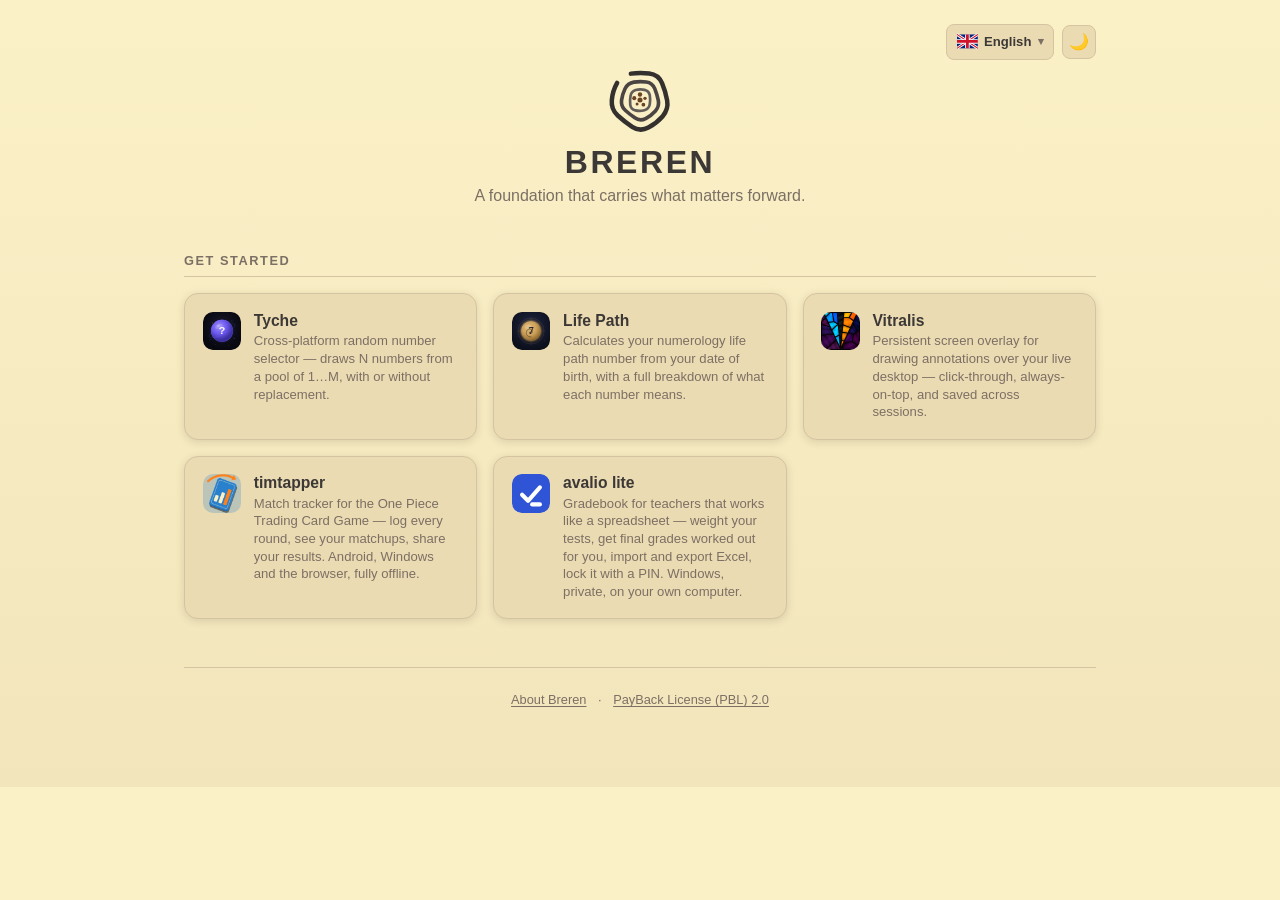
<file: public/index.html>
<!doctype html>
<html lang="gl">
<head>
<meta charset="utf-8">
<meta name="viewport" content="width=device-width, initial-scale=1">
<meta name="color-scheme" content="light dark">
<script>
(function () {
  var t = localStorage.getItem('breren-theme');
  if (!t) t = matchMedia('(prefers-color-scheme: dark)').matches ? 'dark' : 'light';
  document.documentElement.setAttribute('data-theme', t);
})();
</script>
<style>
  html[data-theme="dark"] { background: #282828; }
  html[data-theme="light"] { background: #fbf1c7; }
</style>
<title>Breren</title>
<link rel="icon" type="image/svg+xml" href="icons/breren-logo.svg">
<link rel="alternate icon" href="icons/breren.ico">
<link rel="stylesheet" href="common.css">
<style>
  .category {
    margin-bottom: 2.5rem;
  }
  .category h2 {
    font-size: 0.8rem;
    text-transform: uppercase;
    letter-spacing: 0.12em;
    color: var(--fg-muted);
    margin: 0 0 1rem;
    padding-bottom: 0.5rem;
    border-bottom: 1px solid var(--card-border);
  }
  .grid {
    display: grid;
    grid-template-columns: repeat(auto-fill, minmax(220px, 1fr));
    gap: 1rem;
  }
  a.tile {
    display: flex;
    align-items: flex-start;
    gap: 0.8rem;
    padding: 1.1rem;
    border-radius: 14px;
    background: var(--card-bg);
    border: 1px solid var(--card-border);
    text-decoration: none;
    color: inherit;
    box-shadow: 0 2px 8px var(--shadow);
    transition: transform 0.12s ease, box-shadow 0.12s ease, border-color 0.12s ease;
  }
  a.tile:hover {
    transform: translateY(-2px);
    box-shadow: 0 6px 16px var(--shadow);
    border-color: var(--accent);
  }
  .tile-icon {
    flex: none;
    width: 2.4rem;
    height: 2.4rem;
    border-radius: 10px;
    display: flex;
    align-items: center;
    justify-content: center;
    font-size: 1.3rem;
    background: color-mix(in srgb, var(--tile-color, var(--accent)) 25%, transparent);
    overflow: hidden;
  }
  .tile-icon img {
    width: 100%;
    height: 100%;
    object-fit: cover;
  }
  .tile-text {
    min-width: 0;
  }
  .tile-name {
    font-weight: 600;
    font-size: 0.98rem;
    margin: 0 0 0.15rem;
    overflow-wrap: break-word;
  }
  .tile-desc {
    font-size: 0.82rem;
    color: var(--fg-muted);
    margin: 0;
    line-height: 1.35;
  }
  .empty, .error {
    text-align: center;
    color: var(--fg-muted);
    padding: 2rem 0;
  }
</style>
</head>
<body>
<main>
  <div class="toolbar">
    <div class="lang-picker">
      <button class="lang-trigger" id="lang-trigger" type="button" aria-haspopup="listbox" aria-expanded="false">
        <span class="flag" id="lang-trigger-flag"></span>
        <span id="lang-trigger-name"></span>
        <span class="chevron">▾</span>
      </button>
      <ul class="lang-menu" id="lang-menu" role="listbox" hidden></ul>
    </div>
    <button class="theme-btn" id="theme-toggle" type="button"></button>
  </div>
  <header>
    <div class="mark" id="logo-mark" role="button" tabindex="0" aria-label="Redraw logo" aria-disabled="false"></div>
    <h1 id="page-title">Breren</h1>
    <p class="tagline" id="page-tagline"></p>
  </header>
  <div id="content"></div>
  <footer>
    <a id="about-link" href="about/"></a>
    <span class="footer-sep">·</span>
    <a id="license-link" href="/licenses/pbl">PayBack License (PBL) 2.0</a>
  </footer>
</main>
<script src="common.js"></script>
<script>
(function () {
  var LINKS_FILE = 'links.toml';
  var TRANSLATIONS_FILE = 'translations.toml';

  var STRINGS = {
    gl: {
      empty: 'Aínda non hai ligazóns — engade algunhas a {file}.',
      errorPrefix: 'Non se puido cargar {file}',
      aboutLink: 'Sobre Breren'
    },
    en: {
      empty: 'No links yet — add some to {file}.',
      errorPrefix: 'Could not load {file}',
      aboutLink: 'About Breren'
    },
    eo: {
      empty: 'Ankoraŭ neniuj ligiloj — aldonu kelkajn al {file}.',
      errorPrefix: 'Ne eblis ŝargi {file}',
      aboutLink: 'Pri Breren'
    },
    es: {
      empty: 'Aún no hay enlaces — añade algunos a {file}.',
      errorPrefix: 'No se pudo cargar {file}',
      aboutLink: 'Sobre Breren'
    },
    fr: {
      empty: 'Pas encore de liens — ajoutez-en dans {file}.',
      errorPrefix: 'Impossible de charger {file}',
      aboutLink: 'À propos de Breren'
    },
    pt: {
      empty: 'Ainda sem links — adicione alguns a {file}.',
      errorPrefix: 'Não foi possível carregar {file}',
      aboutLink: 'Sobre a Breren'
    },
    de: {
      empty: 'Noch keine Links — füge welche zu {file} hinzu.',
      errorPrefix: '{file} konnte nicht geladen werden',
      aboutLink: 'Über Breren'
    },
    it: {
      empty: 'Ancora nessun link — aggiungine in {file}.',
      errorPrefix: 'Impossibile caricare {file}',
      aboutLink: 'Informazioni su Breren'
    },
    ru: {
      empty: 'Пока нет ссылок — добавьте их в {file}.',
      errorPrefix: 'Не удалось загрузить {file}',
      aboutLink: 'О Breren'
    },
    zh: {
      empty: '还没有链接——请在 {file} 中添加。',
      errorPrefix: '无法加载 {file}',
      aboutLink: '关于 Breren'
    },
    ja: {
      empty: 'まだリンクがありません — {file} に追加してください。',
      errorPrefix: '{file} を読み込めませんでした',
      aboutLink: 'Breren について'
    },
    ko: {
      empty: '아직 링크가 없습니다 — {file} 에 추가하세요.',
      errorPrefix: '{file} 을(를) 불러올 수 없습니다',
      aboutLink: 'Breren 소개'
    },
    ar: {
      empty: 'لا توجد روابط بعد — أضف بعضها إلى {file}.',
      errorPrefix: 'تعذّر تحميل {file}',
      aboutLink: 'عن Breren'
    },
    hi: {
      empty: 'अभी कोई लिंक नहीं है — {file} में कुछ जोड़ें।',
      errorPrefix: '{file} लोड नहीं हो सका',
      aboutLink: 'Breren के बारे में'
    },
    bn: {
      empty: 'এখনো কোনো লিঙ্ক নেই — {file}-এ কিছু যোগ করুন।',
      errorPrefix: '{file} লোড করা যায়নি',
      aboutLink: 'Breren সম্পর্কে'
    },
    ur: {
      empty: 'ابھی تک کوئی لنک نہیں — {file} میں کچھ شامل کریں۔',
      errorPrefix: '{file} لوڈ نہیں ہو سکی',
      aboutLink: 'Breren کے بارے میں'
    },
    fa: {
      empty: 'هنوز پیوندی وجود ندارد — چند مورد به {file} اضافه کنید.',
      errorPrefix: 'بارگذاری {file} ممکن نشد',
      aboutLink: 'درباره Breren'
    },
    tr: {
      empty: 'Henüz bağlantı yok — {file} dosyasına birkaç tane ekleyin.',
      errorPrefix: '{file} yüklenemedi',
      aboutLink: 'Breren Hakkında'
    },
    vi: {
      empty: 'Chưa có liên kết nào — hãy thêm vào {file}.',
      errorPrefix: 'Không thể tải {file}',
      aboutLink: 'Về Breren'
    },
    id: {
      empty: 'Belum ada tautan — tambahkan beberapa di {file}.',
      errorPrefix: 'Tidak dapat memuat {file}',
      aboutLink: 'Tentang Breren'
    },
    th: {
      empty: 'ยังไม่มีลิงก์ — เพิ่มลงใน {file}',
      errorPrefix: 'โหลด {file} ไม่สำเร็จ',
      aboutLink: 'เกี่ยวกับ Breren'
    },
    sw: {
      empty: 'Bado hakuna viungo — ongeza baadhi kwenye {file}.',
      errorPrefix: 'Imeshindwa kupakia {file}',
      aboutLink: 'Kuhusu Breren'
    },
    te: {
      empty: 'ఇంకా లింక్‌లు లేవు — {file}కు కొన్ని జోడించండి.',
      errorPrefix: '{file}ను లోడ్ చేయలేకపోయాము',
      aboutLink: 'Breren గురించి'
    },
    ta: {
      empty: 'இதுவரை இணைப்புகள் இல்லை — {file} இல் சிலவற்றைச் சேர்க்கவும்.',
      errorPrefix: '{file} ஐ ஏற்ற முடியவில்லை',
      aboutLink: 'Breren பற்றி'
    },
    pa: {
      empty: 'ਹਾਲੇ ਕੋਈ ਲਿੰਕ ਨਹੀਂ — {file} ਵਿੱਚ ਕੁਝ ਸ਼ਾਮਲ ਕਰੋ।',
      errorPrefix: '{file} ਲੋਡ ਨਹੀਂ ਹੋ ਸਕੀ',
      aboutLink: 'Breren ਬਾਰੇ'
    }
  };

  var currentLang;
  var latestData = null;
  var latestError = null;
  var translations = {};

  BrerenCommon.applyIncomingPreset();
  currentLang = BrerenCommon.detectLang();

  BrerenCommon.setupLangPicker(function () { return currentLang; }, selectLang);
  BrerenCommon.setupThemeToggle(t);
  setupLogoMark();
  BrerenCommon.applyTheme(BrerenCommon.effectiveTheme(), t);
  BrerenCommon.applyDirection(currentLang);
  applyTexts();

  fetchTOML(TRANSLATIONS_FILE)
    .then(function (data) { translations = data; if (latestData) render(latestData); })
    .catch(function () { translations = {}; }); // optional file; missing/broken -> no translations

  fetchTOML(LINKS_FILE)
    .then(function (data) { latestData = data; render(data); })
    .catch(function (err) {
      latestError = err;
      renderError(err);
    });

  function fetchTOML(file) {
    return fetch(file, { cache: 'no-store' })
      .then(function (r) {
        if (!r.ok) throw new Error(file + ' responded with ' + r.status);
        return r.text();
      })
      .then(parseTOML);
  }

  // ---- i18n ----------------------------------------------------------

  function t(key, vars) {
    var dict = STRINGS[currentLang] || STRINGS.gl;
    var common = BrerenCommon.COMMON_STRINGS[currentLang] || BrerenCommon.COMMON_STRINGS.gl;
    var str = dict[key] || common[key] || STRINGS.gl[key] || BrerenCommon.COMMON_STRINGS.gl[key] || key;
    if (vars) {
      Object.keys(vars).forEach(function (k) {
        str = str.replace('{' + k + '}', vars[k]);
      });
    }
    return str;
  }

  // Looks up `<base>_<currentLang>` (e.g. `name_es`) for a links.toml
  // category/item, in this priority order: translations.toml's table for
  // this object's `id`, then an inline `<base>_<code>` field on the
  // object itself (kept as an escape hatch), then the plain `<base>`
  // field untranslated. Translations are written by hand — ask to have a
  // new tile translated when you add it; there's no runtime translation.
  function localized(obj, base) {
    var key = base + '_' + currentLang;
    var fromFile = obj.id && translations[obj.id];
    if (fromFile && fromFile[key]) return fromFile[key];
    return obj[key] || obj[base];
  }

  function selectLang(code) {
    currentLang = code;
    localStorage.setItem('breren-lang', code);
    document.documentElement.lang = code;
    BrerenCommon.applyDirection(code);
    applyTexts();
  }

  function applyTexts() {
    document.getElementById('page-tagline').textContent = t('tagline');
    document.getElementById('about-link').textContent = t('aboutLink');
    if (latestData) render(latestData);
    else if (latestError) renderError(latestError);
  }

  // ---- logo mark ----------------------------------------------------

  function setupLogoMark() {
    var mark = document.getElementById('logo-mark');
    var busy = false;

    fetch('icons/breren-logo-animated.svg')
      .then(function (r) { return r.text(); })
      .then(function (svgText) {
        mark.innerHTML = svgText;
        mark.addEventListener('click', replay);
        mark.addEventListener('keydown', function (e) {
          if (e.key === 'Enter' || e.key === ' ') {
            e.preventDefault();
            replay();
          }
        });
      })
      .catch(function () {}); // decorative; page works without it

    function replay() {
      if (busy) return;
      var animated = mark.querySelectorAll('.rampart, .hut');
      if (animated.length === 0) return;
      if (window.matchMedia('(prefers-reduced-motion: reduce)').matches) return;

      busy = true;
      mark.setAttribute('aria-disabled', 'true');
      var remaining = animated.length;

      Array.prototype.forEach.call(animated, function (el) { el.style.animation = 'none'; });
      void mark.offsetWidth; // force reflow so the animation restarts
      Array.prototype.forEach.call(animated, function (el) {
        el.style.animation = '';
        el.addEventListener('animationend', onEnd);
      });

      function onEnd(e) {
        e.currentTarget.removeEventListener('animationend', onEnd);
        remaining--;
        if (remaining === 0) {
          busy = false;
          mark.setAttribute('aria-disabled', 'false');
        }
      }
    }
  }

  // ---- TOML parsing ----------------------------------------------------

  // Minimal TOML subset parser: top-level string/bool/number keys, plus
  // [[array.of.tables]] headers nested the way TOML actually nests them
  // (a new [[a.b]] entry attaches under the most recently created [[a]]).
  // Good enough for this page's schema; not a general TOML implementation.
  function parseTOML(text) {
    var root = {};
    var current = root;
    var lines = text.split(/\r?\n/);

    lines.forEach(function (raw) {
      var line = raw.trim();
      if (!line || line.charAt(0) === '#') return;

      var arrayHeader = line.match(/^\[\[(.+)\]\]$/);
      if (arrayHeader) {
        current = descend(root, arrayHeader[1].split('.'), true);
        return;
      }

      var tableHeader = line.match(/^\[(.+)\]$/);
      if (tableHeader) {
        current = descend(root, tableHeader[1].split('.'), false);
        return;
      }

      var eq = line.indexOf('=');
      if (eq === -1) return;
      var key = line.slice(0, eq).trim();
      current[key] = parseValue(line.slice(eq + 1));
    });

    return root;

    function descend(container, path, isArrayLeaf) {
      for (var i = 0; i < path.length - 1; i++) {
        var key = path[i].trim();
        if (!container[key]) container[key] = [];
        var arr = container[key];
        if (arr.length === 0) arr.push({});
        container = arr[arr.length - 1];
      }
      var lastKey = path[path.length - 1].trim();
      if (isArrayLeaf) {
        if (!container[lastKey]) container[lastKey] = [];
        var table = {};
        container[lastKey].push(table);
        return table;
      }
      if (!container[lastKey]) container[lastKey] = {};
      return container[lastKey];
    }

    function parseValue(raw) {
      var v = raw.trim();
      if (v.charAt(0) === '"') {
        var out = '';
        for (var i = 1; i < v.length; i++) {
          if (v.charAt(i) === '\\') { out += v.charAt(i + 1); i++; continue; }
          if (v.charAt(i) === '"') break;
          out += v.charAt(i);
        }
        return out;
      }
      var hashIdx = v.indexOf('#');
      if (hashIdx !== -1) v = v.slice(0, hashIdx).trim();
      if (v === 'true') return true;
      if (v === 'false') return false;
      if (v !== '' && !isNaN(Number(v))) return Number(v);
      return v;
    }
  }

  // ---- rendering ----------------------------------------------------

  function render(data) {
    if (data.title) document.getElementById('page-title').textContent = data.title;
    document.title = data.title || 'Breren';

    var container = document.getElementById('content');
    container.innerHTML = '';
    var categories = Array.isArray(data.categories) ? data.categories : [];

    if (categories.length === 0) {
      container.innerHTML = '<p class="empty">' + escapeHtml(t('empty', { file: LINKS_FILE })) + '</p>';
      return;
    }

    categories.forEach(function (cat) {
      var section = document.createElement('section');
      section.className = 'category';

      var catName = localized(cat, 'name');
      if (catName) {
        var h2 = document.createElement('h2');
        h2.textContent = catName;
        section.appendChild(h2);
      }

      var grid = document.createElement('div');
      grid.className = 'grid';

      (cat.items || []).forEach(function (item) {
        grid.appendChild(renderTile(item));
      });

      section.appendChild(grid);
      container.appendChild(section);
    });
  }

  function renderError(err) {
    document.getElementById('content').innerHTML =
      '<p class="error">' + escapeHtml(t('errorPrefix', { file: LINKS_FILE })) +
      ' (' + escapeHtml(err.message) + ').</p>';
  }

  function renderTile(item) {
    var a = document.createElement('a');
    a.className = 'tile';
    a.href = item.url || '#';
    if (item.url && /^https?:\/\//i.test(item.url)) {
      var target = new URL(item.url, location.href);
      // Sibling breren.com-family subdomains (life-path.breren.com,
      // tyche.breren.com, ...) are a different origin, so a plain
      // top-level navigation can't carry a postMessage - hand off the
      // visitor's current lang/theme via query params instead, mirroring
      // BrerenCommon.applyIncomingPreset() which reads them back on the
      // way here. They're still part of the breren.com family, so open in
      // the current tab rather than a new one.
      var isBrerenFamily = /(^|\.)breren\.com$/i.test(target.hostname);
      if (isBrerenFamily) {
        target.searchParams.set('lang', currentLang);
        target.searchParams.set('theme', BrerenCommon.effectiveTheme());
        a.href = target.toString();
      }
      if (target.origin !== location.origin && !isBrerenFamily) {
        a.target = '_blank';
        a.rel = 'noopener noreferrer';
      }
    }
    if (item.color) a.style.setProperty('--tile-color', item.color);

    var itemName = localized(item, 'name');
    var itemDesc = localized(item, 'description');

    var icon = document.createElement('div');
    icon.className = 'tile-icon';
    if (item.icon && /\.(svg|png|jpe?g|webp|gif)$/i.test(item.icon)) {
      var img = document.createElement('img');
      img.src = item.icon;
      img.alt = '';
      icon.appendChild(img);
    } else {
      icon.textContent = item.icon || (itemName ? itemName.charAt(0).toUpperCase() : '?');
    }

    var text = document.createElement('div');
    text.className = 'tile-text';

    var name = document.createElement('p');
    name.className = 'tile-name';
    name.textContent = itemName || item.url || 'Untitled';
    text.appendChild(name);

    if (itemDesc) {
      var desc = document.createElement('p');
      desc.className = 'tile-desc';
      desc.textContent = itemDesc;
      text.appendChild(desc);
    }

    a.appendChild(icon);
    a.appendChild(text);
    return a;
  }

  function escapeHtml(s) {
    var div = document.createElement('div');
    div.textContent = s;
    return div.innerHTML;
  }
})();
</script>
</body>
</html>
</file>
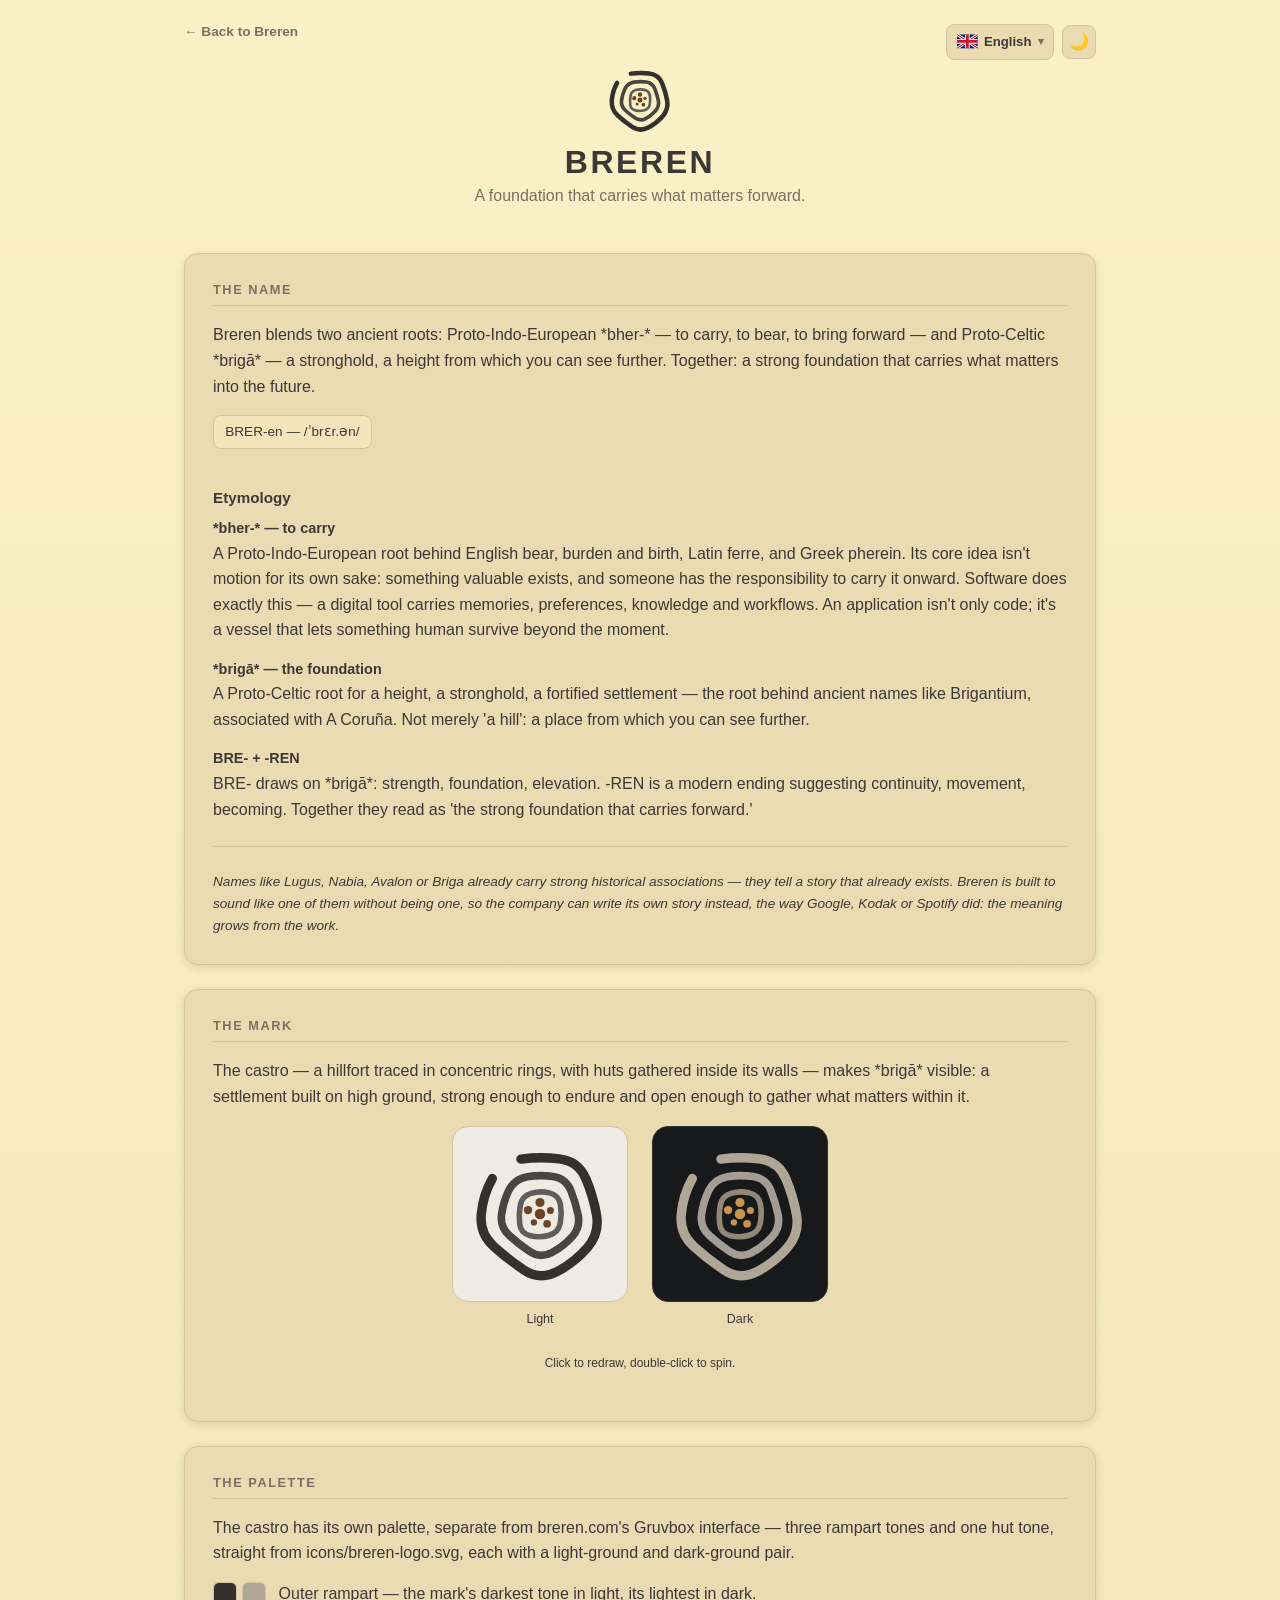
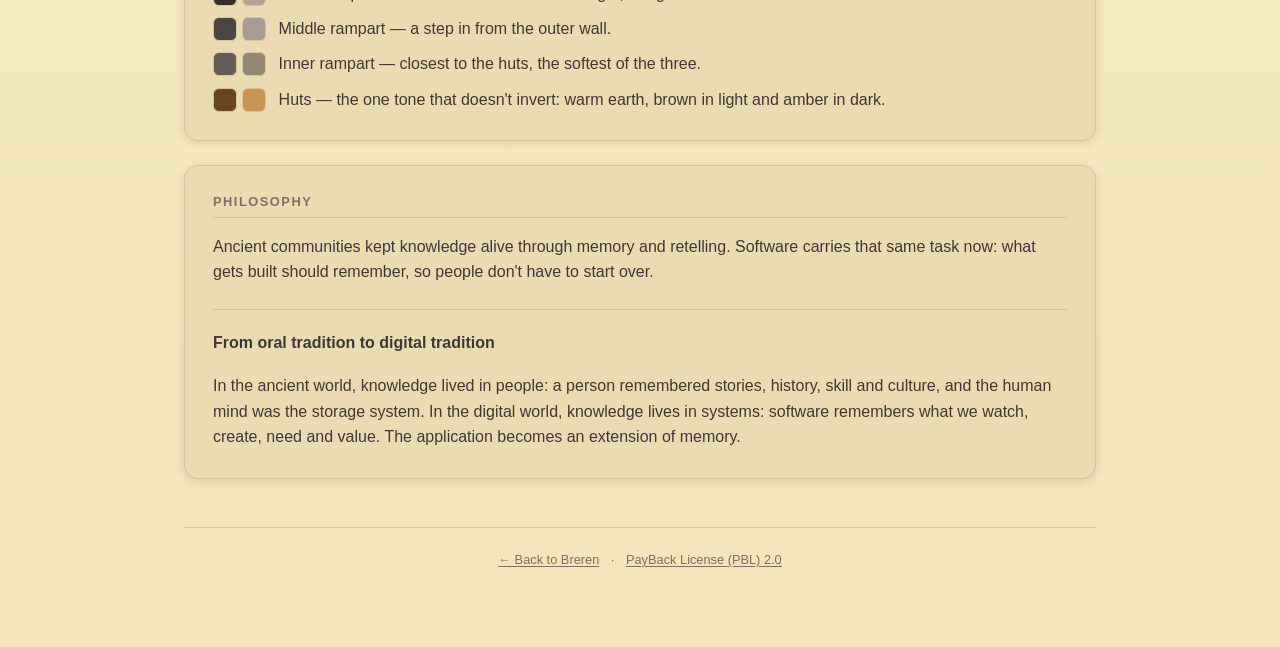
<file: public/about/index.html>
<!doctype html>
<html lang="gl">
<head>
<meta charset="utf-8">
<meta name="viewport" content="width=device-width, initial-scale=1">
<meta name="color-scheme" content="light dark">
<script>
(function () {
  var t = localStorage.getItem('breren-theme');
  if (!t) t = matchMedia('(prefers-color-scheme: dark)').matches ? 'dark' : 'light';
  document.documentElement.setAttribute('data-theme', t);
})();
</script>
<style>
  html[data-theme="dark"] { background: #282828; }
  html[data-theme="light"] { background: #fbf1c7; }
</style>
<title>About Breren</title>
<link rel="icon" type="image/svg+xml" href="../icons/breren-logo.svg">
<link rel="alternate icon" href="../icons/breren.ico">
<link rel="stylesheet" href="../common.css">
<style>
  .home-link {
    position: absolute;
    top: 1.5rem;
    left: 1.5rem;
    font: inherit;
    font-size: 0.85rem;
    font-weight: 600;
    color: var(--fg-muted);
    text-decoration: none;
  }
  .home-link:hover { color: var(--accent); }
  .card {
    background: var(--card-bg);
    border: 1px solid var(--card-border);
    border-radius: 14px;
    box-shadow: 0 2px 8px var(--shadow);
    padding: 1.75rem;
    margin-bottom: 1.5rem;
  }
  .card h2 {
    font-size: 0.8rem;
    text-transform: uppercase;
    letter-spacing: 0.12em;
    color: var(--fg-muted);
    margin: 0 0 1rem;
    padding-bottom: 0.5rem;
    border-bottom: 1px solid var(--card-border);
  }
  .card p {
    color: var(--fg);
    line-height: 1.6;
    margin: 0 0 1rem;
  }
  .card p:last-child { margin-bottom: 0; }
  .pronunciation {
    display: inline-block;
    font-size: 0.85rem;
    color: var(--fg-muted);
    background: var(--bg-alt);
    border: 1px solid var(--card-border);
    border-radius: 8px;
    padding: 0.3rem 0.7rem;
    margin: 0 0 1rem;
  }
  .section-head {
    font-size: 0.95rem;
    font-weight: 700;
    margin: 1.5rem 0 0.9rem;
    color: var(--fg);
  }
  .pair {
    margin: 0 0 1.1rem;
  }
  .pair:last-child { margin-bottom: 0; }
  .pair h4 {
    font-size: 0.9rem;
    font-weight: 600;
    margin: 0 0 0.3rem;
    color: var(--fg);
  }
  .pair p { margin: 0; line-height: 1.6; }
  .divider {
    border: none;
    border-top: 1px solid var(--card-border);
    margin: 1.5rem 0;
  }
  .aside {
    font-style: italic;
    color: var(--fg-muted);
    font-size: 0.85rem;
    line-height: 1.6;
    margin: 0;
  }
  .mark-demo {
    display: flex;
    flex-direction: column;
    align-items: center;
    gap: 1.5rem;
    margin: 0.25rem 0 1.25rem;
  }
  .lockup-pair {
    display: flex;
    gap: 1.5rem;
    flex-wrap: wrap;
    justify-content: center;
  }
  .lockup-item {
    display: flex;
    flex-direction: column;
    align-items: center;
    gap: 0.5rem;
  }
  .lockup-frame {
    width: 176px;
    height: 176px;
    border-radius: 16px;
    padding: 12px;
    cursor: pointer;
  }
  .lockup-frame svg { display: block; width: 100%; height: 100%; }
  .lockup-frame:focus-visible { outline: 2px solid var(--accent); outline-offset: 3px; }
  .lockup-light { background: #edebe4; border: 1px solid #d5c4a1; }
  .lockup-dark  { background: #17191a; border: 1px solid #33302e; }
  .lockup-caption {
    margin: 0;
    font-size: 0.78rem;
    color: var(--fg-muted);
    text-align: center;
  }
  .lockup-hint {
    margin: 0;
    font-size: 0.75rem;
    color: var(--fg-muted);
    text-align: center;
  }
  .swatch-list {
    display: flex;
    flex-direction: column;
    gap: 0.7rem;
  }
  .swatch {
    display: flex;
    align-items: center;
    gap: 0.8rem;
  }
  .swatch-chips {
    flex: none;
    display: flex;
    gap: 0.3rem;
  }
  .swatch-chip {
    flex: none;
    width: 1.5rem;
    height: 1.5rem;
    border-radius: 6px;
    border: 1px solid var(--card-border);
  }
  .swatch p {
    margin: 0;
    color: var(--fg);
    line-height: 1.5;
  }
</style>
</head>
<body>
<main>
  <a class="home-link" id="home-link" href="../"></a>
  <div class="toolbar">
    <div class="lang-picker">
      <button class="lang-trigger" id="lang-trigger" type="button" aria-haspopup="listbox" aria-expanded="false">
        <span class="flag" id="lang-trigger-flag"></span>
        <span id="lang-trigger-name"></span>
        <span class="chevron">▾</span>
      </button>
      <ul class="lang-menu" id="lang-menu" role="listbox" hidden></ul>
    </div>
    <button class="theme-btn" id="theme-toggle" type="button"></button>
  </div>
  <header>
    <div class="mark" id="logo-mark" role="button" tabindex="0" aria-label="Go to home" aria-disabled="false"></div>
    <h1 id="page-title">Breren</h1>
    <p class="tagline" id="page-tagline"></p>
  </header>

  <section class="card">
    <h2 id="name-head"></h2>
    <p id="name-body"></p>
    <p class="pronunciation">BRER-en — /ˈbrɛr.ən/</p>

    <h3 class="section-head" id="etymology-head"></h3>
    <div class="pair">
      <h4 id="bher-head"></h4>
      <p id="bher-body"></p>
    </div>
    <div class="pair">
      <h4 id="briga-head"></h4>
      <p id="briga-body"></p>
    </div>
    <div class="pair">
      <h4 id="combining-head"></h4>
      <p id="combining-body"></p>
    </div>

    <hr class="divider">
    <p class="aside" id="why-not-aside"></p>
  </section>

  <section class="card">
    <h2 id="mark-head"></h2>
    <p id="mark-body"></p>

    <div class="mark-demo">
      <div class="lockup-pair">
        <div class="lockup-item">
          <div class="lockup-frame lockup-light" id="lockup-light" role="button" tabindex="0" aria-label="Redraw logo"></div>
          <p class="lockup-caption" id="lockup-light-caption"></p>
        </div>
        <div class="lockup-item">
          <div class="lockup-frame lockup-dark" id="lockup-dark" role="button" tabindex="0" aria-label="Redraw logo"></div>
          <p class="lockup-caption" id="lockup-dark-caption"></p>
        </div>
      </div>
      <p class="lockup-hint" id="lockup-hint"></p>
    </div>
  </section>

  <section class="card">
    <h2 id="palette-head"></h2>
    <p id="palette-body"></p>
    <div class="swatch-list">
      <div class="swatch">
        <span class="swatch-chips"><span class="swatch-chip" style="background: #33302e;"></span><span class="swatch-chip" style="background: #b0a696;"></span></span>
        <p id="swatch-outer"></p>
      </div>
      <div class="swatch">
        <span class="swatch-chips"><span class="swatch-chip" style="background: #4a4542;"></span><span class="swatch-chip" style="background: #a39d95;"></span></span>
        <p id="swatch-middle"></p>
      </div>
      <div class="swatch">
        <span class="swatch-chips"><span class="swatch-chip" style="background: #635d59;"></span><span class="swatch-chip" style="background: #928878;"></span></span>
        <p id="swatch-inner"></p>
      </div>
      <div class="swatch">
        <span class="swatch-chips"><span class="swatch-chip" style="background: #6b4423;"></span><span class="swatch-chip" style="background: #c9944f;"></span></span>
        <p id="swatch-hut"></p>
      </div>
    </div>
  </section>

  <section class="card">
    <h2 id="philosophy-head"></h2>
    <p id="philosophy-body"></p>
    <hr class="divider">
    <h4 id="oral-digital-head"></h4>
    <p id="oral-digital-body"></p>
  </section>

  <footer>
    <a id="home-link-2" href="../"></a>
    <span class="footer-sep">·</span>
    <a id="license-link" href="/licenses/pbl">PayBack License (PBL) 2.0</a>
  </footer>
</main>
<script src="../common.js"></script>
<script>
(function () {
  var STRINGS = {
    gl: {
      nameHead: 'O nome',
      markHead: 'A marca',
      markBody: 'O castro — un forte trazado en aneis concéntricos, coas cabanas reunidas dentro das súas murallas — fai visible *brigā*: un asentamento construído en alto, forte dabondo para perdurar e aberto dabondo para reunir o que importa dentro del.',
      lockupLight: 'Claro',
      lockupDark: 'Escuro',
      lockupHint: 'Clic para redebuxar, dobre clic para xirar.',
      etymologyHead: 'Etimoloxía',
      bherHead: '*bher-* — levar',
      bherBody: 'Unha raíz protoindoeuropea detrás do inglés bear, burden e birth, do latín ferre e do grego pherein. A idea central non é o movemento en si: algo valioso existe, e alguén ten a responsabilidade de levalo adiante. O software fai exactamente iso — unha ferramenta dixital leva memorias, preferencias, coñecemento e fluxos de traballo. Unha aplicación non é só código; é un recipiente que permite que algo humano sobreviva máis alá do momento.',
      brigaHead: '*brigā* — o alicerce',
      brigaBody: 'Unha raíz protoceltra para unha altura, unha fortaleza, un asentamento fortificado — a raíz detrás de nomes antigos coma Brigantium, asociado á antiga A Coruña. Non é só "un outeiro": é un lugar desde o que se ve máis lonxe.',
      combiningHead: 'BRE- + -REN',
      combiningBody: 'BRE- parte de *brigā*: forza, alicerce, elevación. -REN é unha terminación moderna que suxire continuidade, movemento, devir. Xuntas lense coma "o alicerce forte que leva adiante".',
      oralDigitalHead: 'Da tradición oral á tradición dixital',
      oralDigitalBody: 'No mundo antigo, o coñecemento vivía nas persoas: alguén lembraba historias, historia, oficio e cultura, e a mente humana era o sistema de almacenamento. No mundo dixital, o coñecemento vive nos sistemas: o software lembra o que vemos, creamos, precisamos e valoramos. A aplicación convértese nunha extensión da memoria.',
      whyNotAside: 'Nomes coma Lugus, Nabia, Avalon ou Briga xa levan asociacións históricas fortes — contan unha historia que xa existe. Breren está feito para soar coma un deses nomes sen selo, para que a compañía poida escribir a súa propia historia, tal e como fixeron Google, Kodak ou Spotify: o significado medra a partir do traballo.',
      philosophyHead: 'Filosofía',
      philosophyBody: 'As comunidades antigas mantiñan viva a sabedoría a través da memoria e do relato. O software carga agora esa mesma tarefa: o que se constrúe debe lembrar, para que a xente non teña que comezar de novo.',
      paletteHead: 'A paleta',
      paletteBody: 'O castro ten a súa propia paleta, á parte da interface Gruvbox de breren.com — tres tons de muralla e un ton de cabana, tirados directamente de icons/breren-logo.svg, cada un cun par claro/escuro.',
      swatchOuter: 'Muralla exterior — o ton máis escuro da marca en claro, o máis claro en escuro.',
      swatchMiddle: 'Muralla media — un paso cara dentro desde a muralla exterior.',
      swatchInner: 'Muralla interior — a máis próxima ás cabanas, o máis suave dos tres.',
      swatchHut: 'Cabanas — o único ton que non se inverte: terra cálida, marrón en claro e ámbar en escuro.',
    },
    en: {
      nameHead: 'The name',
      markHead: 'The mark',
      markBody: 'The castro — a hillfort traced in concentric rings, with huts gathered inside its walls — makes *brigā* visible: a settlement built on high ground, strong enough to endure and open enough to gather what matters within it.',
      lockupLight: 'Light',
      lockupDark: 'Dark',
      lockupHint: 'Click to redraw, double-click to spin.',
      etymologyHead: 'Etymology',
      bherHead: '*bher-* — to carry',
      bherBody: 'A Proto-Indo-European root behind English bear, burden and birth, Latin ferre, and Greek pherein. Its core idea isn\'t motion for its own sake: something valuable exists, and someone has the responsibility to carry it onward. Software does exactly this — a digital tool carries memories, preferences, knowledge and workflows. An application isn\'t only code; it\'s a vessel that lets something human survive beyond the moment.',
      brigaHead: '*brigā* — the foundation',
      brigaBody: 'A Proto-Celtic root for a height, a stronghold, a fortified settlement — the root behind ancient names like Brigantium, associated with A Coruña. Not merely \'a hill\': a place from which you can see further.',
      combiningHead: 'BRE- + -REN',
      combiningBody: 'BRE- draws on *brigā*: strength, foundation, elevation. -REN is a modern ending suggesting continuity, movement, becoming. Together they read as \'the strong foundation that carries forward.\'',
      oralDigitalHead: 'From oral tradition to digital tradition',
      oralDigitalBody: 'In the ancient world, knowledge lived in people: a person remembered stories, history, skill and culture, and the human mind was the storage system. In the digital world, knowledge lives in systems: software remembers what we watch, create, need and value. The application becomes an extension of memory.',
      whyNotAside: 'Names like Lugus, Nabia, Avalon or Briga already carry strong historical associations — they tell a story that already exists. Breren is built to sound like one of them without being one, so the company can write its own story instead, the way Google, Kodak or Spotify did: the meaning grows from the work.',
      philosophyHead: 'Philosophy',
      philosophyBody: "Ancient communities kept knowledge alive through memory and retelling. Software carries that same task now: what gets built should remember, so people don't have to start over.",
      paletteHead: 'The palette',
      paletteBody: 'The castro has its own palette, separate from breren.com\'s Gruvbox interface — three rampart tones and one hut tone, straight from icons/breren-logo.svg, each with a light-ground and dark-ground pair.',
      swatchOuter: 'Outer rampart — the mark\'s darkest tone in light, its lightest in dark.',
      swatchMiddle: 'Middle rampart — a step in from the outer wall.',
      swatchInner: 'Inner rampart — closest to the huts, the softest of the three.',
      swatchHut: 'Huts — the one tone that doesn\'t invert: warm earth, brown in light and amber in dark.',
    },
    eo: {
      nameHead: 'La nomo',
      markHead: 'La signo',
      markBody: 'La kastro — fortikaĵo desegnita per koncentraj ringoj, kun kabanoj kolektitaj interne de ĝiaj muroj — igas *brigā*n videbla: loĝejo konstruita sur alteco, sufiĉe forta por daŭri kaj sufiĉe malfermita por kolekti interne tion, kio gravas.',
      lockupLight: 'Hela',
      lockupDark: 'Malluma',
      lockupHint: 'Alklaku por redesegni, duoble alklaku por turni.',
      etymologyHead: 'Etimologio',
      bherHead: '*bher-* — porti',
      bherBody: 'Praindeŭropa radiko malantaŭ la angla bear, burden kaj birth, la latina ferre, kaj la greka pherein. Ĝia kerna ideo ne estas movado por si mem: io valora ekzistas, kaj iu havas la respondecon porti ĝin plu. Programaro faras ĝuste tion — cifereca ilo portas memorojn, preferojn, scion kaj laborfluojn. Aplikaĵo ne estas nur kodo; ĝi estas ujo, kiu lasas ion homan postvivi la momenton.',
      brigaHead: '*brigā* — la fundamento',
      brigaBody: 'Prakelta radiko por alto, fortikaĵo, fortikigita loĝejo — la radiko malantaŭ antikvaj nomoj kiel Brigantium, asociita kun la antikva A Coruña. Ne simple "monteto": loko de kie oni vidas pli malproksimen.',
      combiningHead: 'BRE- + -REN',
      combiningBody: 'BRE- ĉerpas el *brigā*: forto, fundamento, alteco. -REN estas moderna finaĵo sugestanta kontinuecon, moviĝon, iĝon. Kune ili legiĝas kiel "la forta fundamento kiu portas antaŭen".',
      oralDigitalHead: 'De buŝa tradicio al cifereca tradicio',
      oralDigitalBody: 'En la antikva mondo, scio vivis en homoj: iu memoris rakontojn, historion, lertecon kaj kulturon, kaj la homa menso estis la stokada sistemo. En la cifereca mondo, scio vivas en sistemoj: programaro memoras kion ni spektas, kreas, bezonas kaj valoras. La aplikaĵo iĝas etendo de memoro.',
      whyNotAside: 'Nomoj kiel Lugus, Nabia, Avalon aŭ Briga jam portas fortajn historiajn asociojn — ili rakontas historion jam ekzistantan. Breren estas konstruita por soni kiel unu el ili sen esti tia, por ke la kompanio povu skribi sian propran historion, kiel faris Google, Kodak aŭ Spotify: la signifo kreskas el la laboro.',
      philosophyHead: 'Filozofio',
      philosophyBody: 'Antikvaj komunumoj konservis scion vivanta per memoro kaj rerakontado. Programaro nun portas la saman taskon: tio, kio estas konstruita, devas memori, por ke homoj ne devu rekomenci.',
      paletteHead: 'La paletro',
      paletteBody: 'La kastro havas sian propran paletron, apartan de la Gruvbox-interfaco de breren.com — tri murtonoj kaj unu kabantono, rekte el icons/breren-logo.svg, ĉiu kun hela kaj malluma paro.',
      swatchOuter: 'Ekstera muro — la plej malhela tono de la signo en hela reĝimo, la plej hela en malluma.',
      swatchMiddle: 'Meza muro — unu paŝon interne de la ekstera muro.',
      swatchInner: 'Interna muro — plej proksima al la kabanoj, la plej milda el la tri.',
      swatchHut: 'Kabanoj — la sola tono kiu ne inversiĝas: varma tero, bruna en hela kaj sukcena en malluma.',
    },
    es: {
      nameHead: 'El nombre',
      markHead: 'La marca',
      markBody: 'El castro — un fuerte trazado en anillos concéntricos, con las cabañas reunidas dentro de sus murallas — hace visible *brigā*: un asentamiento construido en alto, lo bastante fuerte para perdurar y lo bastante abierto para reunir lo que importa en su interior.',
      lockupLight: 'Claro',
      lockupDark: 'Oscuro',
      lockupHint: 'Clic para redibujar, doble clic para girar.',
      etymologyHead: 'Etimología',
      bherHead: '*bher-* — llevar',
      bherBody: 'Una raíz protoindoeuropea detrás del inglés bear, burden y birth, del latín ferre y del griego pherein. Su idea central no es el movimiento por sí mismo: algo valioso existe, y alguien tiene la responsabilidad de llevarlo hacia adelante. El software hace exactamente eso — una herramienta digital lleva recuerdos, preferencias, conocimiento y flujos de trabajo. Una aplicación no es solo código; es un recipiente que permite que algo humano sobreviva más allá del momento.',
      brigaHead: '*brigā* — el fundamento',
      brigaBody: 'Una raíz protoceltal para una altura, una fortaleza, un asentamiento fortificado — la raíz detrás de nombres antiguos como Brigantium, asociado a la antigua A Coruña. No es solo "una colina": es un lugar desde el que se ve más lejos.',
      combiningHead: 'BRE- + -REN',
      combiningBody: 'BRE- parte de *brigā*: fuerza, fundamento, elevación. -REN es una terminación moderna que sugiere continuidad, movimiento, devenir. Juntas se leen como "el fundamento fuerte que impulsa hacia adelante".',
      oralDigitalHead: 'De la tradición oral a la tradición digital',
      oralDigitalBody: 'En el mundo antiguo, el conocimiento vivía en las personas: alguien recordaba historias, historia, oficio y cultura, y la mente humana era el sistema de almacenamiento. En el mundo digital, el conocimiento vive en los sistemas: el software recuerda lo que vemos, creamos, necesitamos y valoramos. La aplicación se convierte en una extensión de la memoria.',
      whyNotAside: 'Nombres como Lugus, Nabia, Avalon o Briga ya llevan asociaciones históricas fuertes — cuentan una historia que ya existe. Breren está construido para sonar como uno de ellos sin serlo, para que la compañía pueda escribir su propia historia, como hicieron Google, Kodak o Spotify: el significado crece a partir del trabajo.',
      philosophyHead: 'Filosofía',
      philosophyBody: 'Las comunidades antiguas mantenían viva la sabiduría a través de la memoria y el relato. El software carga ahora esa misma tarea: lo que se construye debe recordar, para que las personas no tengan que empezar de nuevo.',
      paletteHead: 'La paleta',
      paletteBody: 'El castro tiene su propia paleta, aparte de la interfaz Gruvbox de breren.com — tres tonos de muralla y un tono de cabaña, tomados directamente de icons/breren-logo.svg, cada uno con un par claro/oscuro.',
      swatchOuter: 'Muralla exterior — el tono más oscuro de la marca en claro, el más claro en oscuro.',
      swatchMiddle: 'Muralla media — un paso hacia dentro desde la muralla exterior.',
      swatchInner: 'Muralla interior — la más cercana a las cabañas, la más suave de las tres.',
      swatchHut: 'Cabañas — el único tono que no se invierte: tierra cálida, marrón en claro y ámbar en oscuro.',
    },
    fr: {
      nameHead: 'Le nom',
      markHead: 'La marque',
      markBody: "Le castro — une forteresse tracée en anneaux concentriques, avec des huttes rassemblées derrière ses murailles — rend *brigā* visible : une implantation bâtie en hauteur, assez forte pour durer et assez ouverte pour rassembler ce qui compte en son sein.",
      lockupLight: 'Clair',
      lockupDark: 'Sombre',
      lockupHint: 'Cliquer pour redessiner, double-cliquer pour faire tourner.',
      etymologyHead: 'Étymologie',
      bherHead: '*bher-* — porter',
      bherBody: 'Une racine proto-indo-européenne à l\'origine de l\'anglais bear, burden et birth, du latin ferre et du grec pherein. Son idée centrale n\'est pas le mouvement pour lui-même : quelque chose de précieux existe, et quelqu\'un a la responsabilité de le porter plus loin. Le logiciel fait exactement cela — un outil numérique porte des souvenirs, des préférences, des connaissances et des habitudes de travail. Une application n\'est pas seulement du code ; c\'est un vase qui permet à quelque chose d\'humain de survivre au-delà de l\'instant.',
      brigaHead: '*brigā* — la fondation',
      brigaBody: 'Une racine proto-celtique désignant une hauteur, une forteresse, une implantation fortifiée — la racine derrière des noms anciens comme Brigantium, associé à l\'ancienne A Coruña. Pas simplement « une colline » : un lieu d\'où l\'on voit plus loin.',
      combiningHead: 'BRE- + -REN',
      combiningBody: 'BRE- s\'inspire de *brigā* : force, fondation, élévation. -REN est une terminaison moderne suggérant la continuité, le mouvement, le devenir. Ensemble, elles se lisent comme « la fondation solide qui fait avancer ».',
      oralDigitalHead: 'De la tradition orale à la tradition numérique',
      oralDigitalBody: 'Dans le monde ancien, le savoir vivait dans les personnes : quelqu\'un se souvenait des récits, de l\'histoire, du savoir-faire et de la culture, et l\'esprit humain était le système de stockage. Dans le monde numérique, le savoir vit dans les systèmes : le logiciel se souvient de ce que nous regardons, créons, cherchons et valorisons. L\'application devient une extension de la mémoire.',
      whyNotAside: 'Des noms comme Lugus, Nabia, Avalon ou Briga portent déjà de fortes associations historiques — ils racontent une histoire qui existe déjà. Breren est conçu pour sonner comme l\'un d\'eux sans l\'être, afin que l\'entreprise puisse écrire sa propre histoire, comme l\'ont fait Google, Kodak ou Spotify : le sens naît du travail.',
      philosophyHead: 'Philosophie',
      philosophyBody: "Les communautés anciennes gardaient le savoir vivant par la mémoire et le récit. Le logiciel porte aujourd'hui cette même tâche : ce qui est construit doit se souvenir, pour que les gens n'aient pas à tout recommencer.",
      paletteHead: 'La palette',
      paletteBody: 'Le castro a sa propre palette, distincte de l\'interface Gruvbox de breren.com — trois teintes de rempart et une teinte de hutte, tirées directement de icons/breren-logo.svg, chacune avec une paire clair/sombre.',
      swatchOuter: 'Rempart extérieur — la teinte la plus sombre de la marque en clair, la plus claire en sombre.',
      swatchMiddle: 'Rempart intermédiaire — un cran vers l\'intérieur depuis le rempart extérieur.',
      swatchInner: 'Rempart intérieur — le plus proche des huttes, le plus doux des trois.',
      swatchHut: 'Huttes — la seule teinte qui ne s\'inverse pas : terre chaude, brune en clair et ambrée en sombre.',
    },
    pt: {
      nameHead: 'O nome',
      markHead: 'A marca',
      markBody: 'O castro — uma fortaleza traçada em anéis concêntricos, com cabanas reunidas dentro das suas muralhas — torna *brigā* visível: um povoado construído em altura, forte o bastante para perdurar e aberto o bastante para reunir o que importa no seu interior.',
      lockupLight: 'Claro',
      lockupDark: 'Escuro',
      lockupHint: 'Clique para redesenhar, duplo clique para rodar.',
      etymologyHead: 'Etimologia',
      bherHead: '*bher-* — levar',
      bherBody: 'Uma raiz proto-indo-europeia por trás do inglês bear, burden e birth, do latim ferre e do grego pherein. A sua ideia central não é o movimento por si só: algo valioso existe, e alguém tem a responsabilidade de o levar adiante. O software faz exatamente isso — uma ferramenta digital carrega memórias, preferências, conhecimento e fluxos de trabalho. Uma aplicação não é apenas código; é um recipiente que permite que algo humano sobreviva além do momento.',
      brigaHead: '*brigā* — a base',
      brigaBody: 'Uma raiz proto-celta para uma altura, uma fortaleza, um povoado fortificado — a raiz por trás de nomes antigos como Brigantium, associado à antiga A Coruña. Não é apenas "uma colina": é um lugar de onde se vê mais longe.',
      combiningHead: 'BRE- + -REN',
      combiningBody: 'BRE- parte de *brigā*: força, base, elevação. -REN é uma terminação moderna que sugere continuidade, movimento, devir. Juntas lêem-se como "a base forte que leva adiante".',
      oralDigitalHead: 'Da tradição oral à tradição digital',
      oralDigitalBody: 'No mundo antigo, o conhecimento vivia nas pessoas: alguém lembrava histórias, história, ofício e cultura, e a mente humana era o sistema de armazenamento. No mundo digital, o conhecimento vive nos sistemas: o software lembra o que vemos, criamos, precisamos e valorizamos. A aplicação torna-se uma extensão da memória.',
      whyNotAside: 'Nomes como Lugus, Nabia, Avalon ou Briga já carregam fortes associações históricas — contam uma história que já existe. A Breren foi construída para soar como um deles sem o ser, para que a empresa possa escrever a sua própria história, como fizeram a Google, a Kodak ou o Spotify: o significado cresce a partir do trabalho.',
      philosophyHead: 'Filosofia',
      philosophyBody: 'As comunidades antigas mantinham o conhecimento vivo através da memória e da narrativa. O software carrega agora essa mesma tarefa: o que é construído deve lembrar, para que as pessoas não precisem recomeçar.',
      paletteHead: 'A paleta',
      paletteBody: 'O castro tem a sua própria paleta, à parte da interface Gruvbox da breren.com — três tons de muralha e um tom de cabana, retirados diretamente de icons/breren-logo.svg, cada um com um par claro/escuro.',
      swatchOuter: 'Muralha exterior — o tom mais escuro da marca no claro, o mais claro no escuro.',
      swatchMiddle: 'Muralha intermédia — um passo para dentro a partir da muralha exterior.',
      swatchInner: 'Muralha interior — a mais próxima das cabanas, a mais suave das três.',
      swatchHut: 'Cabanas — o único tom que não se inverte: terra quente, castanho no claro e âmbar no escuro.',
    },
    de: {
      nameHead: 'Der Name',
      markHead: 'Das Zeichen',
      markBody: 'Der Castro — eine in konzentrischen Ringen angelegte Wallburg mit Hütten innerhalb ihrer Mauern — macht *brigā* sichtbar: eine Siedlung auf einer Anhöhe, stark genug, um zu bestehen, und offen genug, um zu sammeln, was darin zählt.',
      lockupLight: 'Hell',
      lockupDark: 'Dunkel',
      lockupHint: 'Klicken zum Neuzeichnen, Doppelklick zum Drehen.',
      etymologyHead: 'Etymologie',
      bherHead: '*bher-* — tragen',
      bherBody: 'Eine urindogermanische Wurzel hinter dem englischen bear, burden und birth, dem lateinischen ferre und dem griechischen pherein. Ihr Kerngedanke ist nicht Bewegung um ihrer selbst willen: Etwas Wertvolles existiert, und jemand trägt die Verantwortung, es weiterzutragen. Genau das tut Software — ein digitales Werkzeug trägt Erinnerungen, Vorlieben, Wissen und Arbeitsabläufe. Eine Anwendung ist nicht nur Code; sie ist ein Gefäß, das etwas Menschliches den Moment überdauern lässt.',
      brigaHead: '*brigā* — das Fundament',
      brigaBody: 'Eine urkeltische Wurzel für eine Anhöhe, eine Festung, eine befestigte Siedlung — die Wurzel hinter alten Namen wie Brigantium, verbunden mit dem antiken A Coruña. Nicht nur „ein Hügel": ein Ort, von dem aus man weiter sieht.',
      combiningHead: 'BRE- + -REN',
      combiningBody: 'BRE- schöpft aus *brigā*: Stärke, Fundament, Erhöhung. -REN ist eine moderne Endung, die Kontinuität, Bewegung, Werden andeutet. Zusammen lesen sie sich als „das starke Fundament, das weiterträgt".',
      oralDigitalHead: 'Von der mündlichen zur digitalen Überlieferung',
      oralDigitalBody: 'In der alten Welt lebte Wissen in Menschen: Jemand erinnerte sich an Geschichten, Historie, Handwerk und Kultur, und der menschliche Geist war das Speichersystem. In der digitalen Welt lebt Wissen in Systemen: Software erinnert sich, was wir sehen, schaffen, brauchen und schätzen. Die Anwendung wird zu einer Erweiterung des Gedächtnisses.',
      whyNotAside: 'Namen wie Lugus, Nabia, Avalon oder Briga tragen bereits starke historische Assoziationen — sie erzählen eine Geschichte, die schon existiert. Breren ist so gebaut, dass es wie einer dieser Namen klingt, ohne einer zu sein, damit das Unternehmen seine eigene Geschichte schreiben kann, so wie es Google, Kodak oder Spotify getan haben: Die Bedeutung wächst aus der Arbeit.',
      philosophyHead: 'Philosophie',
      philosophyBody: 'Alte Gemeinschaften hielten Wissen durch Erinnerung und Weitererzählen lebendig. Software trägt heute dieselbe Aufgabe: Was gebaut wird, soll sich erinnern, damit Menschen nicht von vorn beginnen müssen.',
      paletteHead: 'Die Palette',
      paletteBody: 'Der Castro hat seine eigene Palette, getrennt von breren.com\'s Gruvbox-Oberfläche — drei Wallfarbtöne und ein Hüttenfarbton, direkt aus icons/breren-logo.svg, jeweils mit einem Hell-/Dunkelpaar.',
      swatchOuter: 'Äußerer Wall — der dunkelste Ton der Marke im Hellmodus, der hellste im Dunkelmodus.',
      swatchMiddle: 'Mittlerer Wall — einen Schritt nach innen vom äußeren Wall.',
      swatchInner: 'Innerer Wall — am nächsten an den Hütten, der weichste der drei.',
      swatchHut: 'Hütten — der einzige Ton, der sich nicht umkehrt: warme Erde, braun im Hellmodus und bernsteinfarben im Dunkelmodus.',
    },
    it: {
      nameHead: 'Il nome',
      markHead: 'Il marchio',
      markBody: "Il castro — una fortezza tracciata in anelli concentrici, con capanne raccolte entro le sue mura — rende visibile *brigā*: un insediamento costruito in altura, abbastanza forte da durare e abbastanza aperto da raccogliere ciò che conta al suo interno.",
      lockupLight: 'Chiaro',
      lockupDark: 'Scuro',
      lockupHint: 'Clic per ridisegnare, doppio clic per far girare.',
      etymologyHead: 'Etimologia',
      bherHead: '*bher-* — portare',
      bherBody: 'Una radice proto-indoeuropea dietro l\'inglese bear, burden e birth, il latino ferre e il greco pherein. La sua idea centrale non è il movimento fine a se stesso: qualcosa di prezioso esiste, e qualcuno ha la responsabilità di portarlo avanti. Il software fa esattamente questo — uno strumento digitale porta ricordi, preferenze, conoscenza e flussi di lavoro. Un\'applicazione non è solo codice; è un recipiente che permette a qualcosa di umano di sopravvivere oltre l\'istante.',
      brigaHead: '*brigā* — la fondazione',
      brigaBody: 'Una radice proto-celtica per un\'altura, una fortezza, un insediamento fortificato — la radice dietro nomi antichi come Brigantium, associato all\'antica A Coruña. Non semplicemente \'una collina\': un luogo da cui si vede più lontano.',
      combiningHead: 'BRE- + -REN',
      combiningBody: 'BRE- attinge a *brigā*: forza, fondazione, elevazione. -REN è una desinenza moderna che suggerisce continuità, movimento, divenire. Insieme si leggono come \'la solida fondazione che porta avanti\'.',
      oralDigitalHead: 'Dalla tradizione orale alla tradizione digitale',
      oralDigitalBody: 'Nel mondo antico, la conoscenza viveva nelle persone: qualcuno ricordava storie, storia, mestiere e cultura, e la mente umana era il sistema di archiviazione. Nel mondo digitale, la conoscenza vive nei sistemi: il software ricorda ciò che guardiamo, creiamo, ci serve e apprezziamo. L\'applicazione diventa un\'estensione della memoria.',
      whyNotAside: 'Nomi come Lugus, Nabia, Avalon o Briga portano già forti associazioni storiche — raccontano una storia che esiste già. Breren è costruito per suonare come uno di loro senza esserlo, così l\'azienda può scrivere la propria storia, come hanno fatto Google, Kodak o Spotify: il significato cresce dal lavoro.',
      philosophyHead: 'Filosofia',
      philosophyBody: 'Le comunità antiche mantenevano viva la conoscenza attraverso la memoria e il racconto. Il software porta oggi lo stesso compito: ciò che si costruisce deve ricordare, perché le persone non debbano ricominciare da capo.',
      paletteHead: 'La palette',
      paletteBody: 'Il castro ha una propria palette, distinta dall\'interfaccia Gruvbox di breren.com — tre toni di bastione e un tono di capanna, presi direttamente da icons/breren-logo.svg, ciascuno con una coppia chiaro/scuro.',
      swatchOuter: 'Bastione esterno — il tono più scuro del marchio in chiaro, il più chiaro in scuro.',
      swatchMiddle: 'Bastione medio — un passo verso l\'interno rispetto al bastione esterno.',
      swatchInner: 'Bastione interno — il più vicino alle capanne, il più tenue dei tre.',
      swatchHut: 'Capanne — l\'unico tono che non si inverte: terra calda, marrone in chiaro e ambra in scuro.',
    },
    ru: {
      nameHead: 'Название',
      markHead: 'Знак',
      markBody: 'Кастро — крепость, очерченная концентрическими кольцами, с хижинами, собранными внутри её стен, — делает *brigā* видимой: поселение, построенное на возвышенности, достаточно прочное, чтобы выстоять, и достаточно открытое, чтобы вместить в себе то, что важно.',
      lockupLight: 'Светлая',
      lockupDark: 'Тёмная',
      lockupHint: 'Клик — перерисовать, двойной клик — вращать.',
      etymologyHead: 'Этимология',
      bherHead: '*bher-* — нести',
      bherBody: 'Праиндоевропейский корень, лежащий в основе английских bear, burden и birth, латинского ferre и греческого pherein. Его суть не в движении ради движения: существует нечто ценное, и кто-то несёт ответственность нести это дальше. Именно это делает программное обеспечение — цифровой инструмент несёт воспоминания, предпочтения, знания и рабочие процессы. Приложение — не просто код; это сосуд, позволяющий чему-то человеческому пережить момент.',
      brigaHead: '*brigā* — основа',
      brigaBody: 'Пракельтский корень со значением возвышенности, крепости, укреплённого поселения — корень, лежащий в основе древних названий вроде Brigantium, связанного с древней А-Коруньей. Не просто «холм»: место, с которого видно дальше.',
      combiningHead: 'BRE- + -REN',
      combiningBody: 'BRE- опирается на *brigā*: сила, основа, возвышение. -REN — современное окончание, намекающее на непрерывность, движение, становление. Вместе они читаются как «прочная основа, несущая вперёд».',
      oralDigitalHead: 'От устной традиции к цифровой',
      oralDigitalBody: 'В древнем мире знание жило в людях: человек помнил истории, историю, ремесло и культуру, и человеческий разум был хранилищем. В цифровом мире знание живёт в системах: программное обеспечение помнит, что мы смотрим, создаём, нуждаемся и ценим. Приложение становится продолжением памяти.',
      whyNotAside: 'Такие имена, как Lugus, Nabia, Avalon или Briga, уже несут сильные исторические ассоциации — они рассказывают уже существующую историю. Breren создано так, чтобы звучать как одно из них, не являясь им, чтобы компания могла написать свою собственную историю, как это сделали Google, Kodak или Spotify: смысл вырастает из самой работы.',
      philosophyHead: 'Философия',
      philosophyBody: 'Древние общины сохраняли знание живым через память и пересказ. Сегодня программное обеспечение несёт ту же задачу: то, что создаётся, должно помнить, чтобы людям не приходилось начинать заново.',
      paletteHead: 'Палитра',
      paletteBody: 'У кастро своя палитра, отдельная от Gruvbox-интерфейса breren.com — три тона крепостных стен и один тон хижин, взятые прямо из icons/breren-logo.svg, каждый со светлой и тёмной парой.',
      swatchOuter: 'Внешняя стена — самый тёмный тон знака в светлой теме, самый светлый — в тёмной.',
      swatchMiddle: 'Средняя стена — на шаг внутрь от внешней.',
      swatchInner: 'Внутренняя стена — ближе всего к хижинам, самый мягкий из трёх тонов.',
      swatchHut: 'Хижины — единственный тон, который не инвертируется: тёплая земля, коричневый в светлой теме и янтарный в тёмной.',
    },
    zh: {
      nameHead: '名字',
      markHead: '标志',
      markBody: '卡斯特罗(castro)——一座以同心环勾勒、内部聚居着房舍的山堡——让 *brigā* 变得可见:一处建于高地的聚落,坚固到足以长存,又开放到足以将重要之物汇聚其中。',
      lockupLight: '浅色',
      lockupDark: '深色',
      lockupHint: '点击重新绘制,双击旋转。',
      etymologyHead: '词源',
      bherHead: '*bher-*——承载',
      bherBody: '这是一个原始印欧语词根,是英语 bear、burden、birth,拉丁语 ferre,以及希腊语 pherein 的共同来源。它的核心并非单纯的移动:某种有价值的东西存在着,而某人有责任将它继续传递下去。软件正是如此——一款数字工具承载着记忆、偏好、知识与工作流程。一个应用程序不仅仅是代码;它是一个容器,让某种属于人的东西得以在当下之外延续。',
      brigaHead: '*brigā*——根基',
      brigaBody: '这是一个原始凯尔特语词根,意为高地、堡垒、设防的聚落——正是它孕育了诸如 Brigantium(与古代 A 科鲁尼亚相关)之类的古老地名。它不仅仅是"一座山丘",而是一处能望得更远的地方。',
      combiningHead: 'BRE- + -REN',
      combiningBody: 'BRE- 取自 *brigā*:力量、根基、高度。-REN 是一个现代词尾,暗示着延续、运动与生成。合在一起,便读作"承载向前的坚实根基"。',
      oralDigitalHead: '从口述传统到数字传统',
      oralDigitalBody: '在古代世界,知识存活于人之中:一个人记得故事、历史、技艺与文化,人的心智便是存储系统。在数字世界,知识存活于系统之中:软件记得我们观看、创造、需要与珍视的东西。应用程序由此成为记忆的延伸。',
      whyNotAside: '像 Lugus、Nabia、Avalon 或 Briga 这样的名字早已带有强烈的历史联想——它们讲述的是一个已然存在的故事。Breren 被设计成听起来像其中之一,却并非真的如此,这样公司才能书写属于自己的故事,正如 Google、柯达(Kodak)或 Spotify 所做的那样:意义从实际的作为中生长出来。',
      philosophyHead: '理念',
      philosophyBody: '古代社群靠记忆与口述让知识长存。如今软件承担着同样的任务:被创造出来的东西应当记得,这样人们就不必从头再来。',
      paletteHead: '配色',
      paletteBody: '卡斯特罗有自己的一套配色,与 breren.com 的 Gruvbox 界面无关——三种城墙色调加一种茅舍色调,直接取自 icons/breren-logo.svg,每种都配有浅色和深色两个版本。',
      swatchOuter: '外墙——标志在浅色模式下最深的色调,在深色模式下最浅。',
      swatchMiddle: '中墙——比外墙更靠内一层。',
      swatchInner: '内墙——最靠近茅舍,三者中最柔和的色调。',
      swatchHut: '茅舍——唯一不会反转的色调:温暖的土色,浅色模式下是棕色,深色模式下是琥珀色。',
    },
    ja: {
      nameHead: '名前',
      markHead: '紋章',
      markBody: 'カストロ——同心円状の環で描かれ、城壁の内側に住居が集まる丘の砦——は *brigā* を目に見える形にしたものです。高台に築かれ、存続できるほど強く、大切なものを内に集められるほど開かれた集落です。',
      lockupLight: 'ライト',
      lockupDark: 'ダーク',
      lockupHint: 'クリックで再描画、ダブルクリックで回転。',
      etymologyHead: '語源',
      bherHead: '*bher-*——運ぶ',
      bherBody: '英語の bear、burden、birth、ラテン語の ferre、ギリシャ語の pherein の背後にある印欧祖語の語根です。その核心にあるのは、単なる移動ではありません——価値あるものが存在し、誰かがそれを運び続ける責任を負う、という考えです。ソフトウェアはまさにそれを行います——デジタルツールは記憶、好み、知識、ワークフローを運びます。アプリケーションは単なるコードではなく、人間的な何かをその瞬間を超えて生き続けさせる器なのです。',
      brigaHead: '*brigā*——土台',
      brigaBody: '高台、砦、防備を固めた集落を意味するケルト祖語の語根で、古代 A コルーニャに関連する Brigantium のような古い地名の由来です。単なる「丘」ではなく、そこからより遠くを見渡せる場所を意味します。',
      combiningHead: 'BRE- + -REN',
      combiningBody: 'BRE- は *brigā* に由来し、強さ、土台、高さを表します。-REN は継続、動き、生成を示唆する現代的な語尾です。合わせると「前へと運ぶ強固な土台」と読めます。',
      oralDigitalHead: '口承の伝統からデジタルの伝統へ',
      oralDigitalBody: '古代の世界では、知識は人の中に生きていました——人は物語、歴史、技能、文化を記憶し、人間の心が記憶装置そのものでした。デジタルの世界では、知識はシステムの中に生きています——ソフトウェアは私たちが見るもの、作るもの、必要とするもの、大切にするものを記憶します。アプリケーションは記憶の延長となるのです。',
      whyNotAside: 'Lugus、Nabia、Avalon、Briga のような名前は、すでに強い歴史的連想を帯びています——それらはすでに存在する物語を語っています。Breren はそのような名前の一つのように響くよう作られていますが、実際にはそうではありません。それによって、Google、Kodak、Spotify がそうしてきたように、この会社は自らの物語を書くことができるのです——意味は仕事そのものから育っていきます。',
      philosophyHead: '理念',
      philosophyBody: '古代の共同体は記憶と語り継ぎによって知識を生かし続けました。ソフトウェアは今、その同じ役割を担っています——作られたものは記憶するべきです。人々がゼロからやり直さずに済むように。',
      paletteHead: 'カラーパレット',
      paletteBody: 'カストロには breren.com の Gruvbox インターフェースとは別の、独自のパレットがあります——icons/breren-logo.svg から直接取られた3つの城壁の色調と1つの住居の色調で、それぞれにライトとダークのペアがあります。',
      swatchOuter: '外壁——ライトモードではマークの中で最も暗く、ダークモードでは最も明るい色調。',
      swatchMiddle: '中壁——外壁から一段内側の色調。',
      swatchInner: '内壁——住居に最も近く、3つの中で最も柔らかい色調。',
      swatchHut: '住居——反転しない唯一の色調:温かみのある土の色で、ライトモードでは茶色、ダークモードでは琥珀色になります。',
    },
    ko: {
      nameHead: '이름',
      markHead: '상징',
      markBody: '카스트로(castro) — 동심원 모양으로 그려진 성채로, 성벽 안에 오두막들이 모여 있는 — 는 *brigā*를 눈에 보이게 만듭니다: 높은 곳에 세워져 지속될 만큼 튼튼하고, 중요한 것을 안에 모을 만큼 열려 있는 정착지입니다.',
      lockupLight: '라이트',
      lockupDark: '다크',
      lockupHint: '클릭하면 다시 그리고, 더블클릭하면 회전합니다.',
      etymologyHead: '어원',
      bherHead: '*bher-* — 나르다',
      bherBody: '영어 bear, burden, birth, 라틴어 ferre, 그리스어 pherein의 뿌리가 된 인도유럽조어 어근입니다. 그 핵심은 단순한 이동이 아닙니다 — 가치 있는 무언가가 존재하고, 누군가가 그것을 계속 나를 책임을 진다는 것입니다. 소프트웨어가 하는 일이 바로 그것입니다 — 디지털 도구는 기억, 선호, 지식, 작업 흐름을 나릅니다. 애플리케이션은 단순한 코드가 아니라, 인간적인 무언가가 그 순간을 넘어 살아남게 하는 그릇입니다.',
      brigaHead: '*brigā* — 토대',
      brigaBody: '높은 곳, 요새, 방어된 정착지를 뜻하는 켈트조어 어근으로, 고대 A 코루냐와 연관된 Brigantium 같은 옛 지명의 뿌리입니다. 단순한 "언덕"이 아니라 더 멀리 볼 수 있는 곳을 뜻합니다.',
      combiningHead: 'BRE- + -REN',
      combiningBody: 'BRE-는 *brigā*에서 왔습니다: 힘, 토대, 높이. -REN은 지속, 움직임, 되어감을 암시하는 현대적 어미입니다. 함께 읽으면 "앞으로 나아가게 하는 튼튼한 토대"가 됩니다.',
      oralDigitalHead: '구전 전통에서 디지털 전통으로',
      oralDigitalBody: '고대 세계에서 지식은 사람 안에 살아 있었습니다: 누군가가 이야기, 역사, 기술, 문화를 기억했고, 인간의 정신이 저장 시스템이었습니다. 디지털 세계에서 지식은 시스템 안에 살아 있습니다: 소프트웨어는 우리가 보고, 만들고, 필요로 하고, 소중히 여기는 것을 기억합니다. 애플리케이션은 기억의 확장이 됩니다.',
      whyNotAside: 'Lugus, Nabia, Avalon, Briga 같은 이름들은 이미 강한 역사적 연상을 지니고 있습니다 — 그것들은 이미 존재하는 이야기를 들려줍니다. Breren은 그런 이름처럼 들리도록 만들어졌지만 실제로 그런 이름은 아닙니다. 그래서 Google, Kodak, Spotify가 그랬듯 회사가 스스로의 이야기를 써 내려갈 수 있습니다: 의미는 일 자체에서 자라납니다.',
      philosophyHead: '철학',
      philosophyBody: '고대 공동체는 기억과 구전을 통해 지식을 살아 있게 했습니다. 오늘날 소프트웨어가 그 같은 역할을 맡습니다: 만들어진 것은 기억해야 합니다, 사람들이 처음부터 다시 시작하지 않도록.',
      paletteHead: '팔레트',
      paletteBody: '카스트로는 breren.com의 Gruvbox 인터페이스와는 별개로 자체 팔레트를 가지고 있습니다 — icons/breren-logo.svg에서 직접 가져온 세 가지 성벽 색조와 한 가지 오두막 색조로, 각각 라이트와 다크 쌍을 이룹니다.',
      swatchOuter: '외벽 — 라이트 모드에서 마크의 가장 어두운 색조, 다크 모드에서는 가장 밝은 색조.',
      swatchMiddle: '중벽 — 외벽에서 한 단계 안쪽.',
      swatchInner: '내벽 — 오두막에 가장 가까운, 셋 중 가장 부드러운 색조.',
      swatchHut: '오두막 — 반전되지 않는 유일한 색조: 따뜻한 흙빛으로, 라이트 모드에서는 갈색, 다크 모드에서는 호박색입니다.',
    },
    ar: {
      nameHead: 'الاسم',
      markHead: 'الشعار',
      markBody: 'الكاسترو — حصن مرسوم في حلقات متحدة المركز، تتجمع الأكواخ داخل أسواره — يجعل *brigā* مرئية: مستوطنة بُنيت على مرتفع، قوية بما يكفي لتدوم، ومنفتحة بما يكفي لتجمع ما يهم بداخلها.',
      lockupLight: 'فاتح',
      lockupDark: 'داكن',
      lockupHint: 'انقر لإعادة الرسم، وانقر نقرًا مزدوجًا للتدوير.',
      etymologyHead: 'أصل الكلمة',
      bherHead: '*bher-* — يحمل',
      bherBody: 'جذر هندي أوروبي بدائي يقف وراء الإنجليزية bear وburden وbirth، واللاتينية ferre، واليونانية pherein. فكرته الجوهرية ليست الحركة لذاتها: شيء ثمين موجود، وعلى أحد مسؤولية حمله إلى الأمام. هذا بالضبط ما تفعله البرمجيات — أداة رقمية تحمل الذكريات والتفضيلات والمعرفة وسير العمل. التطبيق ليس مجرد شيفرة؛ إنه وعاء يتيح لشيء إنساني أن يبقى بعد اللحظة.',
      brigaHead: '*brigā* — الأساس',
      brigaBody: 'جذر سلتي بدائي يعني مرتفعًا أو حصنًا أو مستوطنة محصّنة — الجذر وراء أسماء قديمة مثل Brigantium، المرتبطة بمدينة A Coruña القديمة. ليست مجرد "تلة": بل مكان يُرى منه أبعد.',
      combiningHead: 'BRE- + -REN',
      combiningBody: 'يستمد BRE- من *brigā*: القوة والأساس والارتفاع. أما -REN فهو لاحقة حديثة توحي بالاستمرارية والحركة والصيرورة. معًا تُقرآن كـ"الأساس القوي الذي يحمل إلى الأمام".',
      oralDigitalHead: 'من التقليد الشفهي إلى التقليد الرقمي',
      oralDigitalBody: 'في العالم القديم، كانت المعرفة تعيش في الناس: كان الشخص يتذكر القصص والتاريخ والحرفة والثقافة، وكان العقل البشري هو نظام التخزين. في العالم الرقمي، تعيش المعرفة في الأنظمة: تتذكر البرمجيات ما نشاهده ونصنعه ونحتاجه ونقدّره. يصبح التطبيق امتدادًا للذاكرة.',
      whyNotAside: 'أسماء مثل Lugus وNabia وAvalon أو Briga تحمل بالفعل ارتباطات تاريخية قوية — فهي تروي قصة موجودة سلفًا. صُمم اسم Breren ليبدو كأحد هذه الأسماء دون أن يكون كذلك، لتتمكن الشركة من كتابة قصتها الخاصة بدلًا من ذلك، كما فعلت Google وKodak وSpotify: المعنى ينمو من العمل نفسه.',
      philosophyHead: 'الفلسفة',
      philosophyBody: 'حافظت المجتمعات القديمة على المعرفة حية عبر الذاكرة وإعادة السرد. تحمل البرمجيات اليوم المهمة ذاتها: ما يُبنى يجب أن يتذكر، حتى لا يضطر الناس إلى البدء من جديد.',
      paletteHead: 'لوحة الألوان',
      paletteBody: 'للكاسترو لوحة ألوان خاصة به، منفصلة عن واجهة Gruvbox الخاصة بـ breren.com — ثلاث درجات لونية للسور ودرجة واحدة للأكواخ، مأخوذة مباشرة من icons/breren-logo.svg، كل منها بزوج فاتح وداكن.',
      swatchOuter: 'السور الخارجي — أغمق درجة للشعار في الوضع الفاتح، وأفتحها في الوضع الداكن.',
      swatchMiddle: 'السور الأوسط — خطوة إلى الداخل من السور الخارجي.',
      swatchInner: 'السور الداخلي — الأقرب إلى الأكواخ، وأكثر الدرجات الثلاث نعومة.',
      swatchHut: 'الأكواخ — الدرجة الوحيدة التي لا تنعكس: تراب دافئ، بني في الوضع الفاتح وكهرماني في الوضع الداكن.',
    },
    hi: {
      nameHead: 'नाम',
      markHead: 'चिह्न',
      markBody: 'कास्ट्रो — संकेंद्रित छल्लों में बना एक किला, जिसकी दीवारों के भीतर झोपड़ियाँ इकट्ठा हैं — *brigā* को दृश्य रूप देता है: ऊँचाई पर बना एक बसाव, इतना मज़बूत कि टिका रहे और इतना खुला कि जो महत्वपूर्ण है उसे अपने भीतर समेट सके।',
      lockupLight: 'हल्का',
      lockupDark: 'गहरा',
      lockupHint: 'क्लिक करने पर फिर से बनेगा, डबल-क्लिक पर घूमेगा।',
      etymologyHead: 'व्युत्पत्ति',
      bherHead: '*bher-* — ले जाना',
      bherBody: 'एक प्रोटो-इंडो-यूरोपीय मूल जो अंग्रेज़ी के bear, burden और birth, लातिन के ferre, और यूनानी के pherein के पीछे है। इसका मूल विचार केवल गति नहीं है: कुछ मूल्यवान अस्तित्व में है, और किसी की ज़िम्मेदारी है उसे आगे ले जाना। सॉफ़्टवेयर ठीक यही करता है — एक डिजिटल उपकरण यादें, प्राथमिकताएँ, ज्ञान और कार्यप्रवाह ले जाता है। एक ऐप केवल कोड नहीं है; यह एक पात्र है जो किसी मानवीय चीज़ को उस पल से आगे जीवित रहने देता है।',
      brigaHead: '*brigā* — नींव',
      brigaBody: 'एक प्रोटो-सेल्टिक मूल जिसका अर्थ है ऊँचाई, किला, सुरक्षित बस्ती — यह Brigantium जैसे प्राचीन नामों के पीछे की जड़ है, जो प्राचीन A Coruña से जुड़ा है। केवल "एक पहाड़ी" नहीं: वह स्थान जहाँ से और दूर तक देखा जा सके।',
      combiningHead: 'BRE- + -REN',
      combiningBody: 'BRE- *brigā* से लिया गया है: शक्ति, नींव, ऊँचाई। -REN एक आधुनिक अंत है जो निरंतरता, गति, बनते जाने का संकेत देता है। साथ में इन्हें "आगे ले जाने वाली मज़बूत नींव" के रूप में पढ़ा जा सकता है।',
      oralDigitalHead: 'मौखिक परंपरा से डिजिटल परंपरा तक',
      oralDigitalBody: 'प्राचीन दुनिया में, ज्ञान लोगों में जीवित रहता था: कोई व्यक्ति कहानियाँ, इतिहास, कौशल और संस्कृति याद रखता था, और मानव मन ही भंडारण प्रणाली था। डिजिटल दुनिया में, ज्ञान प्रणालियों में रहता है: सॉफ़्टवेयर याद रखता है कि हम क्या देखते हैं, बनाते हैं, चाहते हैं और महत्व देते हैं। ऐप स्मृति का विस्तार बन जाता है।',
      whyNotAside: 'Lugus, Nabia, Avalon या Briga जैसे नाम पहले से ही मज़बूत ऐतिहासिक जुड़ाव रखते हैं — वे एक ऐसी कहानी बताते हैं जो पहले से मौजूद है। Breren को इनमें से किसी एक जैसा लगने के लिए बनाया गया है, बिना वैसा हुए, ताकि कंपनी अपनी खुद की कहानी लिख सके, जैसा Google, Kodak या Spotify ने किया: अर्थ काम से ही उभरता है।',
      philosophyHead: 'दर्शन',
      philosophyBody: 'प्राचीन समुदाय स्मृति और पुनः-कथन के ज़रिए ज्ञान को जीवित रखते थे। सॉफ़्टवेयर अब वही काम करता है: जो बनाया जाए उसे याद रखना चाहिए, ताकि लोगों को फिर से शुरुआत न करनी पड़े।',
      paletteHead: 'रंग पैलेट',
      paletteBody: 'कास्ट्रो का अपना पैलेट है, breren.com के Gruvbox इंटरफ़ेस से अलग — तीन दीवार रंग और एक झोपड़ी रंग, सीधे icons/breren-logo.svg से लिए गए, हर एक का हल्का और गहरा जोड़ा।',
      swatchOuter: 'बाहरी दीवार — लाइट मोड में चिह्न का सबसे गहरा रंग, डार्क मोड में सबसे हल्का।',
      swatchMiddle: 'मध्य दीवार — बाहरी दीवार से एक कदम भीतर।',
      swatchInner: 'भीतरी दीवार — झोपड़ियों के सबसे निकट, तीनों में सबसे मुलायम।',
      swatchHut: 'झोपड़ियाँ — एकमात्र रंग जो पलटता नहीं: गर्म मिट्टी जैसा रंग, लाइट में भूरा और डार्क में एम्बर।',
    },
    bn: {
      nameHead: 'নাম',
      markHead: 'প্রতীক',
      markBody: 'কাস্ত্রো — কেন্দ্রীভূত বলয়ে আঁকা একটি দুর্গ, যার প্রাচীরের ভেতরে কুঁড়েঘরগুলো জড়ো হয়ে আছে — *brigā*-কে দৃশ্যমান করে তোলে: উঁচু জমিতে গড়া একটি বসতি, টিকে থাকার মতো শক্তিশালী এবং গুরুত্বপূর্ণ যা কিছু তার ভেতরে জড়ো করার মতো উন্মুক্ত।',
      lockupLight: 'হালকা',
      lockupDark: 'গাঢ়',
      lockupHint: 'ক্লিক করলে আবার আঁকা হবে, ডাবল-ক্লিক করলে ঘুরবে।',
      etymologyHead: 'ব্যুৎপত্তি',
      bherHead: '*bher-* — বহন করা',
      bherBody: 'একটি প্রোটো-ইন্দো-ইউরোপীয় মূল, যা ইংরেজি bear, burden ও birth, ল্যাটিন ferre এবং গ্রিক pherein-এর পেছনে রয়েছে। এর মূল ভাব শুধু গতি নয়: মূল্যবান কিছু বিদ্যমান, এবং কারো দায়িত্ব তা সামনে বহন করে নেওয়া। সফটওয়্যার ঠিক এটাই করে — একটি ডিজিটাল হাতিয়ার স্মৃতি, পছন্দ, জ্ঞান ও কর্মপ্রবাহ বহন করে। একটি অ্যাপ কেবল কোড নয়; এটি এমন এক পাত্র যা মানবিক কিছুকে মুহূর্তের পরেও টিকে থাকতে দেয়।',
      brigaHead: '*brigā* — ভিত্তি',
      brigaBody: 'উচ্চতা, দুর্গ, সুরক্ষিত বসতির অর্থে একটি প্রোটো-কেল্টিক মূল — Brigantium-এর মতো প্রাচীন নামের পেছনের মূল, যা প্রাচীন A Coruña-র সাথে যুক্ত। শুধু "একটি পাহাড়" নয়: এমন একটি জায়গা যেখান থেকে আরও দূর দেখা যায়।',
      combiningHead: 'BRE- + -REN',
      combiningBody: 'BRE- এসেছে *brigā* থেকে: শক্তি, ভিত্তি, উচ্চতা। -REN একটি আধুনিক প্রত্যয় যা ধারাবাহিকতা, গতি, রূপান্তরের ইঙ্গিত দেয়। একসাথে এগুলো পড়া যায় "সামনে এগিয়ে নেওয়া শক্তিশালী ভিত্তি" হিসেবে।',
      oralDigitalHead: 'মৌখিক ঐতিহ্য থেকে ডিজিটাল ঐতিহ্যে',
      oralDigitalBody: 'প্রাচীন বিশ্বে জ্ঞান বাস করত মানুষের মধ্যে: কেউ গল্প, ইতিহাস, দক্ষতা ও সংস্কৃতি মনে রাখত, আর মানুষের মন ছিল সংরক্ষণ ব্যবস্থা। ডিজিটাল বিশ্বে জ্ঞান বাস করে সিস্টেমে: সফটওয়্যার মনে রাখে আমরা কী দেখি, তৈরি করি, প্রয়োজন করি ও মূল্য দিই। অ্যাপটি স্মৃতির সম্প্রসারণ হয়ে ওঠে।',
      whyNotAside: 'Lugus, Nabia, Avalon বা Briga-র মতো নামগুলো ইতিমধ্যেই শক্তিশালী ঐতিহাসিক সংযোগ বহন করে — তারা এমন একটি গল্প বলে যা আগে থেকেই আছে। Breren তৈরি করা হয়েছে এমনভাবে যাতে এটি তাদের একটির মতো শোনায়, কিন্তু আসলে তা নয়, যাতে কোম্পানিটি নিজের গল্প লিখতে পারে, যেমনটা করেছে Google, Kodak বা Spotify: অর্থ জন্ম নেয় কাজ থেকেই।',
      philosophyHead: 'দর্শন',
      philosophyBody: 'প্রাচীন সম্প্রদায়গুলো স্মৃতি ও পুনর্কথনের মাধ্যমে জ্ঞানকে জীবন্ত রাখত। সফটওয়্যার এখন সেই একই কাজ বহন করে: যা তৈরি হয় তার মনে রাখা উচিত, যাতে মানুষকে আবার শুরু থেকে শুরু করতে না হয়।',
      paletteHead: 'রঙ প্যালেট',
      paletteBody: 'কাস্ত্রোর নিজস্ব রঙ প্যালেট আছে, breren.com-এর Gruvbox ইন্টারফেস থেকে আলাদা — তিনটি প্রাচীর রঙ ও একটি কুঁড়েঘর রঙ, সরাসরি icons/breren-logo.svg থেকে নেওয়া, প্রতিটির হালকা ও গাঢ় জোড়া।',
      swatchOuter: 'বাইরের প্রাচীর — হালকা মোডে প্রতীকের সবচেয়ে গাঢ় রঙ, গাঢ় মোডে সবচেয়ে হালকা।',
      swatchMiddle: 'মধ্য প্রাচীর — বাইরের প্রাচীর থেকে এক ধাপ ভেতরে।',
      swatchInner: 'ভেতরের প্রাচীর — কুঁড়েঘরের সবচেয়ে কাছের, তিনটির মধ্যে সবচেয়ে নরম।',
      swatchHut: 'কুঁড়েঘর — একমাত্র রঙ যা উল্টায় না: উষ্ণ মাটির রঙ, হালকায় বাদামি ও গাঢ়ে অ্যাম্বার।',
    },
    ur: {
      nameHead: 'نام',
      markHead: 'نشان',
      markBody: 'کاسترو — ایک قلعہ جو ہم مرکز حلقوں میں بنا ہے، جس کی دیواروں کے اندر جھونپڑیاں جمع ہیں — *brigā* کو نظر آنے کے قابل بناتا ہے: بلندی پر بنی ایک بستی، اتنی مضبوط کہ قائم رہے اور اتنی کھلی کہ اہم چیزوں کو اپنے اندر سمیٹ سکے۔',
      lockupLight: 'ہلکا',
      lockupDark: 'گہرا',
      lockupHint: 'کلک کرنے پر دوبارہ بنے گا، ڈبل کلک پر گھومے گا۔',
      etymologyHead: 'اشتقاقیات',
      bherHead: '*bher-* — لے جانا',
      bherBody: 'ایک پروٹو-انڈو-یورپی جڑ جو انگریزی کے bear، burden اور birth، لاطینی کے ferre، اور یونانی کے pherein کے پیچھے ہے۔ اس کا بنیادی خیال محض حرکت نہیں: کوئی قیمتی چیز موجود ہے، اور کسی کی ذمہ داری ہے اسے آگے لے جانا۔ سافٹ ویئر بالکل یہی کرتا ہے — ایک ڈیجیٹل ٹول یادیں، ترجیحات، علم اور ورک فلو لے جاتا ہے۔ ایک ایپ محض کوڈ نہیں؛ یہ ایک برتن ہے جو کسی انسانی چیز کو اُس لمحے سے آگے زندہ رہنے دیتا ہے۔',
      brigaHead: '*brigā* — بنیاد',
      brigaBody: 'بلندی، قلعہ، محفوظ بستی کے معنی میں ایک پروٹو-سیلٹک جڑ — Brigantium جیسے قدیم ناموں کے پیچھے کی جڑ، جو قدیم A Coruña سے منسلک ہے۔ محض "ایک ٹیلہ" نہیں: ایک ایسی جگہ جہاں سے مزید دور دیکھا جا سکے۔',
      combiningHead: 'BRE- + -REN',
      combiningBody: 'BRE- کا ماخذ *brigā* ہے: طاقت، بنیاد، بلندی۔ -REN ایک جدید لاحقہ ہے جو تسلسل، حرکت، بننے کی طرف اشارہ کرتا ہے۔ ملا کر انہیں "آگے لے جانے والی مضبوط بنیاد" پڑھا جا سکتا ہے۔',
      oralDigitalHead: 'زبانی روایت سے ڈیجیٹل روایت تک',
      oralDigitalBody: 'قدیم دنیا میں، علم لوگوں میں زندہ رہتا تھا: کوئی شخص کہانیاں، تاریخ، ہنر اور ثقافت یاد رکھتا تھا، اور انسانی ذہن ہی ذخیرہ کرنے کا نظام تھا۔ ڈیجیٹل دنیا میں، علم نظاموں میں زندہ رہتا ہے: سافٹ ویئر یاد رکھتا ہے کہ ہم کیا دیکھتے، بناتے، چاہتے اور قدر کرتے ہیں۔ ایپ یادداشت کی توسیع بن جاتی ہے۔',
      whyNotAside: 'Lugus، Nabia، Avalon یا Briga جیسے نام پہلے ہی مضبوط تاریخی وابستگیاں رکھتے ہیں — وہ ایک ایسی کہانی سناتے ہیں جو پہلے سے موجود ہے۔ Breren کو ایسا بنایا گیا ہے کہ وہ ان میں سے کسی ایک جیسا لگے بغیر ویسا ہوئے، تاکہ کمپنی اپنی کہانی خود لکھ سکے، جیسا کہ Google، Kodak یا Spotify نے کیا: معنی کام سے ہی جنم لیتا ہے۔',
      philosophyHead: 'فلسفہ',
      philosophyBody: 'قدیم برادریاں یادداشت اور دوبارہ بیان کے ذریعے علم کو زندہ رکھتی تھیں۔ سافٹ ویئر اب وہی کام سرانجام دیتا ہے: جو کچھ بنایا جائے اسے یاد رکھنا چاہیے، تاکہ لوگوں کو دوبارہ شروع نہ کرنا پڑے۔',
      paletteHead: 'رنگ پیلیٹ',
      paletteBody: 'کاسترو کا اپنا پیلیٹ ہے، جو breren.com کے Gruvbox انٹرفیس سے الگ ہے — تین دیوار کے رنگ اور ایک جھونپڑی کا رنگ، براہ راست icons/breren-logo.svg سے لیے گئے، ہر ایک کا ہلکا اور گہرا جوڑا۔',
      swatchOuter: 'بیرونی دیوار — لائٹ موڈ میں نشان کا سب سے گہرا رنگ، ڈارک موڈ میں سب سے ہلکا۔',
      swatchMiddle: 'درمیانی دیوار — بیرونی دیوار سے ایک قدم اندر۔',
      swatchInner: 'اندرونی دیوار — جھونپڑیوں کے قریب ترین، تینوں میں سب سے نرم۔',
      swatchHut: 'جھونپڑیاں — واحد رنگ جو الٹتا نہیں: گرم مٹی کا رنگ، لائٹ میں بھورا اور ڈارک میں ایمبر۔',
    },
    fa: {
      nameHead: 'نام',
      markHead: 'نشان',
      markBody: 'کاسترو — دژی ترسیم‌شده در حلقه‌های هم‌مرکز، با کلبه‌هایی که درون دیوارهایش گرد آمده‌اند — *brigā* را قابل‌مشاهده می‌کند: سکونتگاهی ساخته‌شده بر بلندا، به اندازه‌ای استوار که دوام بیاورد و به اندازه‌ای باز که آنچه اهمیت دارد را در خود گرد آورد.',
      lockupLight: 'روشن',
      lockupDark: 'تیره',
      lockupHint: 'کلیک برای بازترسیم، دو بار کلیک برای چرخش.',
      etymologyHead: 'ریشه‌شناسی',
      bherHead: '*bher-* — بردن',
      bherBody: 'ریشه‌ای پروتوهندواروپایی که پشت واژه‌های انگلیسی bear، burden و birth، لاتین ferre، و یونانی pherein قرار دارد. ایده اصلی آن صرفاً حرکت نیست: چیزی ارزشمند وجود دارد و کسی مسئولیت دارد آن را به پیش ببرد. نرم‌افزار دقیقاً همین کار را می‌کند — ابزاری دیجیتال خاطرات، ترجیحات، دانش و روندهای کاری را حمل می‌کند. یک برنامه صرفاً کد نیست؛ ظرفی است که اجازه می‌دهد چیزی انسانی از آن لحظه فراتر باقی بماند.',
      brigaHead: '*brigā* — بنیاد',
      brigaBody: 'ریشه‌ای پروتوکلتیک به معنای بلندا، دژ، سکونتگاه مستحکم — ریشه‌ای پشت نام‌های باستانی مانند Brigantium، مرتبط با A Coruña باستانی. نه صرفاً «یک تپه»: مکانی که از آن دورتر می‌توان دید.',
      combiningHead: 'BRE- + -REN',
      combiningBody: 'BRE- برگرفته از *brigā* است: قدرت، بنیاد، بلندا. -REN پسوندی مدرن است که تداوم، حرکت و شدن را القا می‌کند. با هم به معنای «بنیاد استواری که به پیش می‌برد» خوانده می‌شوند.',
      oralDigitalHead: 'از سنت شفاهی تا سنت دیجیتال',
      oralDigitalBody: 'در دنیای باستان، دانش در وجود انسان‌ها زندگی می‌کرد: کسی داستان‌ها، تاریخ، مهارت و فرهنگ را به یاد می‌سپرد، و ذهن انسان همان سامانه ذخیره‌سازی بود. در دنیای دیجیتال، دانش در سامانه‌ها زندگی می‌کند: نرم‌افزار آنچه را می‌بینیم، می‌سازیم، نیاز داریم و ارزش می‌گذاریم به خاطر می‌سپارد. برنامه به بسطی از حافظه تبدیل می‌شود.',
      whyNotAside: 'نام‌هایی مانند Lugus، Nabia، Avalon یا Briga از پیش پیوندهای تاریخی قدرتمندی دارند — آن‌ها داستانی را روایت می‌کنند که از پیش وجود دارد. Breren طوری ساخته شده که مانند یکی از آن‌ها به نظر برسد بی‌آنکه واقعاً چنین باشد، تا شرکت بتواند داستان خودش را بنویسد، همان‌طور که Google، Kodak یا Spotify این کار را کردند: معنا از دل کار می‌روید.',
      philosophyHead: 'فلسفه',
      philosophyBody: 'جوامع باستانی دانش را از طریق حافظه و بازگویی زنده نگه می‌داشتند. نرم‌افزار امروز همان وظیفه را بر عهده دارد: آنچه ساخته می‌شود باید به یاد بیاورد، تا مردم مجبور نباشند از نو آغاز کنند.',
      paletteHead: 'پالت رنگ',
      paletteBody: 'کاسترو پالت رنگ خودش را دارد، جدا از رابط Gruvbox در breren.com — سه رنگ برای دیوار و یک رنگ برای کلبه‌ها، مستقیماً از icons/breren-logo.svg، هر کدام با جفتی روشن و تیره.',
      swatchOuter: 'دیوار بیرونی — تیره‌ترین رنگ نشان در حالت روشن، روشن‌ترین در حالت تیره.',
      swatchMiddle: 'دیوار میانی — یک قدم به داخل از دیوار بیرونی.',
      swatchInner: 'دیوار درونی — نزدیک‌ترین به کلبه‌ها، ملایم‌ترین از میان سه رنگ.',
      swatchHut: 'کلبه‌ها — تنها رنگی که معکوس نمی‌شود: خاک گرم، قهوه‌ای در روشن و کهربایی در تیره.',
    },
    tr: {
      nameHead: 'İsim',
      markHead: 'Simge',
      markBody: "Castro — iç içe halkalar hâlinde çizilmiş, surlarının içinde kulübelerin toplandığı bir kale — *brigā*'yı görünür kılar: yükseklikte kurulmuş, dayanacak kadar güçlü ve içindeki önemli şeyleri toplayacak kadar açık bir yerleşim.",
      lockupLight: 'Aydınlık',
      lockupDark: 'Karanlık',
      lockupHint: 'Tıkla yeniden çizilsin, çift tıkla dönsün.',
      etymologyHead: 'Köken bilgisi',
      bherHead: '*bher-* — taşımak',
      bherBody: 'İngilizce bear, burden ve birth, Latince ferre ve Yunanca pherein\'in ardındaki Proto-Hint-Avrupa kökü. Temel fikri kendi başına hareket değildir: değerli bir şey vardır ve birinin onu ileriye taşıma sorumluluğu vardır. Yazılım tam olarak bunu yapar — dijital bir araç anıları, tercihleri, bilgiyi ve iş akışlarını taşır. Bir uygulama yalnızca kod değildir; insani bir şeyin o andan öteye hayatta kalmasını sağlayan bir kaptır.',
      brigaHead: '*brigā* — temel',
      brigaBody: 'Bir yükseklik, kale, tahkim edilmiş yerleşim anlamına gelen Proto-Kelt kökü — antik A Coruña ile ilişkilendirilen Brigantium gibi eski isimlerin arkasındaki kök. Sadece \'bir tepe\' değil: daha uzağı görebileceğiniz bir yer.',
      combiningHead: 'BRE- + -REN',
      combiningBody: 'BRE-, *brigā*\'dan gelir: güç, temel, yükseklik. -REN, süreklilik, hareket, oluş çağrıştıran modern bir ek. Birlikte \'ileriye taşıyan güçlü temel\' olarak okunurlar.',
      oralDigitalHead: 'Sözlü gelenekten dijital geleneğe',
      oralDigitalBody: 'Antik dünyada bilgi insanlarda yaşardı: biri hikâyeleri, tarihi, zanaatı ve kültürü hatırlardı ve insan zihni depolama sistemiydi. Dijital dünyada bilgi sistemlerde yaşar: yazılım izlediklerimizi, yarattıklarımızı, ihtiyaç duyduklarımızı ve değer verdiklerimizi hatırlar. Uygulama, belleğin bir uzantısı hâline gelir.',
      whyNotAside: 'Lugus, Nabia, Avalon ya da Briga gibi isimler zaten güçlü tarihsel çağrışımlar taşır — zaten var olan bir hikâyeyi anlatırlar. Breren, Google, Kodak ya da Spotify\'ın yaptığı gibi şirketin kendi hikâyesini yazabilmesi için, onlardan biri gibi ama biri olmadan ses çıkaracak şekilde tasarlandı: anlam, işin kendisinden büyür.',
      philosophyHead: 'Felsefe',
      philosophyBody: 'Eski topluluklar bilgiyi hafıza ve yeniden anlatım yoluyla canlı tutardı. Yazılım artık aynı görevi taşıyor: inşa edilen şey hatırlamalı, böylece insanların baştan başlamasına gerek kalmaz.',
      paletteHead: 'Palet',
      paletteBody: 'Castro\'nun breren.com\'un Gruvbox arayüzünden ayrı, kendi paleti vardır — icons/breren-logo.svg\'den doğrudan alınan üç sur tonu ve bir kulübe tonu, her biri açık/koyu bir çiftle.',
      swatchOuter: 'Dış sur — işaretin açık modda en koyu tonu, koyu modda en açık tonu.',
      swatchMiddle: 'Orta sur — dış surdan bir adım içeride.',
      swatchInner: 'İç sur — kulübelere en yakın, üçü arasında en yumuşak ton.',
      swatchHut: 'Kulübeler — tersine dönmeyen tek ton: sıcak toprak rengi, açıkta kahverengi, koyuda kehribar.',
    },
    vi: {
      nameHead: 'Tên gọi',
      markHead: 'Biểu tượng',
      markBody: 'Castro — một pháo đài được vẽ thành các vòng đồng tâm, với những túp lều tụ họp bên trong tường thành — làm cho *brigā* trở nên hữu hình: một khu định cư xây trên cao, đủ vững chắc để tồn tại và đủ rộng mở để quy tụ những điều quan trọng bên trong nó.',
      lockupLight: 'Sáng',
      lockupDark: 'Tối',
      lockupHint: 'Nhấp để vẽ lại, nhấp đúp để xoay.',
      etymologyHead: 'Từ nguyên',
      bherHead: '*bher-* — mang',
      bherBody: 'Một gốc từ Tiền Ấn-Âu đứng sau tiếng Anh bear, burden và birth, tiếng Latin ferre, và tiếng Hy Lạp pherein. Ý tưởng cốt lõi của nó không phải là sự chuyển động vì bản thân nó: một điều gì đó quý giá tồn tại, và ai đó có trách nhiệm mang nó tiếp tục về phía trước. Phần mềm làm chính xác điều đó — một công cụ số mang theo ký ức, sở thích, kiến thức và quy trình làm việc. Một ứng dụng không chỉ là mã nguồn; nó là một vật chứa cho phép điều gì đó thuộc về con người tồn tại vượt khỏi khoảnh khắc.',
      brigaHead: '*brigā* — nền tảng',
      brigaBody: 'Một gốc từ Tiền Celt mang nghĩa độ cao, pháo đài, khu định cư kiên cố — gốc từ đứng sau các địa danh cổ như Brigantium, gắn với A Coruña cổ đại. Không chỉ đơn thuần là "một ngọn đồi": mà là nơi có thể nhìn xa hơn.',
      combiningHead: 'BRE- + -REN',
      combiningBody: 'BRE- bắt nguồn từ *brigā*: sức mạnh, nền tảng, độ cao. -REN là một hậu tố hiện đại gợi ý sự tiếp nối, chuyển động, sự trở thành. Kết hợp lại, chúng đọc như "nền tảng vững chắc mang tới tương lai".',
      oralDigitalHead: 'Từ truyền thống truyền miệng đến truyền thống số',
      oralDigitalBody: 'Trong thế giới cổ đại, tri thức sống trong con người: một người ghi nhớ những câu chuyện, lịch sử, kỹ năng và văn hóa, và tâm trí con người chính là hệ thống lưu trữ. Trong thế giới số, tri thức sống trong các hệ thống: phần mềm ghi nhớ những gì chúng ta xem, tạo ra, cần và trân trọng. Ứng dụng trở thành phần mở rộng của ký ức.',
      whyNotAside: 'Những cái tên như Lugus, Nabia, Avalon hay Briga đã mang những liên tưởng lịch sử mạnh mẽ — chúng kể một câu chuyện đã tồn tại sẵn. Breren được xây dựng để nghe giống một trong số đó mà không thực sự là như vậy, để công ty có thể viết nên câu chuyện của riêng mình, như cách Google, Kodak hay Spotify đã làm: ý nghĩa lớn lên từ chính công việc.',
      philosophyHead: 'Triết lý',
      philosophyBody: 'Các cộng đồng cổ xưa giữ cho tri thức sống động qua ký ức và lời kể. Phần mềm ngày nay mang cùng nhiệm vụ đó: những gì được xây dựng nên phải ghi nhớ, để con người không phải bắt đầu lại từ đầu.',
      paletteHead: 'Bảng màu',
      paletteBody: 'Castro có bảng màu riêng, tách biệt với giao diện Gruvbox của breren.com — ba tông màu tường thành và một tông màu túp lều, lấy trực tiếp từ icons/breren-logo.svg, mỗi tông có một cặp sáng/tối.',
      swatchOuter: 'Tường ngoài — tông màu tối nhất của biểu tượng ở chế độ sáng, sáng nhất ở chế độ tối.',
      swatchMiddle: 'Tường giữa — lùi vào một bước từ tường ngoài.',
      swatchInner: 'Tường trong — gần túp lều nhất, dịu nhất trong ba tông.',
      swatchHut: 'Túp lều — tông màu duy nhất không đảo ngược: màu đất ấm, nâu ở chế độ sáng và hổ phách ở chế độ tối.',
    },
    id: {
      nameHead: 'Nama',
      markHead: 'Lambang',
      markBody: 'Castro — benteng yang digambar dalam cincin konsentris, dengan gubuk-gubuk berkumpul di dalam temboknya — membuat *brigā* menjadi nyata: sebuah permukiman yang dibangun di dataran tinggi, cukup kuat untuk bertahan dan cukup terbuka untuk mengumpulkan hal-hal penting di dalamnya.',
      lockupLight: 'Terang',
      lockupDark: 'Gelap',
      lockupHint: 'Klik untuk menggambar ulang, klik dua kali untuk berputar.',
      etymologyHead: 'Etimologi',
      bherHead: '*bher-* — membawa',
      bherBody: 'Akar Proto-Indo-Eropa di balik bahasa Inggris bear, burden, dan birth, bahasa Latin ferre, dan bahasa Yunani pherein. Gagasan intinya bukan sekadar gerakan: sesuatu yang berharga ada, dan seseorang memiliki tanggung jawab untuk membawanya maju. Perangkat lunak melakukan persis itu — alat digital membawa kenangan, preferensi, pengetahuan, dan alur kerja. Sebuah aplikasi bukan hanya kode; ia adalah wadah yang memungkinkan sesuatu yang manusiawi bertahan melampaui momennya.',
      brigaHead: '*brigā* — fondasi',
      brigaBody: 'Akar Proto-Celtic untuk ketinggian, benteng, permukiman berbenteng — akar di balik nama-nama kuno seperti Brigantium, yang terkait dengan A Coruña kuno. Bukan sekadar "bukit": tempat untuk memandang lebih jauh.',
      combiningHead: 'BRE- + -REN',
      combiningBody: 'BRE- berasal dari *brigā*: kekuatan, fondasi, ketinggian. -REN adalah akhiran modern yang menyiratkan kesinambungan, gerakan, dan menjadi. Bersama-sama, keduanya terbaca sebagai "fondasi kuat yang membawa maju".',
      oralDigitalHead: 'Dari tradisi lisan ke tradisi digital',
      oralDigitalBody: 'Di dunia kuno, pengetahuan hidup dalam diri manusia: seseorang mengingat cerita, sejarah, keterampilan, dan budaya, dan pikiran manusia adalah sistem penyimpanannya. Di dunia digital, pengetahuan hidup dalam sistem: perangkat lunak mengingat apa yang kita tonton, ciptakan, butuhkan, dan hargai. Aplikasi menjadi perpanjangan dari ingatan.',
      whyNotAside: 'Nama-nama seperti Lugus, Nabia, Avalon, atau Briga sudah membawa asosiasi historis yang kuat — mereka menceritakan kisah yang sudah ada. Breren dibangun untuk terdengar seperti salah satunya tanpa benar-benar menjadi itu, sehingga perusahaan bisa menulis kisahnya sendiri, seperti yang dilakukan Google, Kodak, atau Spotify: makna tumbuh dari karya itu sendiri.',
      philosophyHead: 'Filosofi',
      philosophyBody: 'Komunitas kuno menjaga pengetahuan tetap hidup melalui ingatan dan penceritaan kembali. Perangkat lunak kini membawa tugas yang sama: apa yang dibangun harus mengingat, agar orang tidak perlu memulai dari awal lagi.',
      paletteHead: 'Palet warna',
      paletteBody: 'Castro memiliki paletnya sendiri, terpisah dari antarmuka Gruvbox breren.com — tiga nada benteng dan satu nada gubuk, diambil langsung dari icons/breren-logo.svg, masing-masing dengan pasangan terang/gelap.',
      swatchOuter: 'Benteng luar — nada paling gelap dari lambang dalam mode terang, paling terang dalam mode gelap.',
      swatchMiddle: 'Benteng tengah — satu langkah ke dalam dari benteng luar.',
      swatchInner: 'Benteng dalam — paling dekat dengan gubuk, paling lembut dari ketiganya.',
      swatchHut: 'Gubuk — satu-satunya nada yang tidak terbalik: warna tanah hangat, cokelat dalam mode terang dan kuning keemasan dalam mode gelap.',
    },
    th: {
      nameHead: 'ชื่อ',
      markHead: 'สัญลักษณ์',
      markBody: 'คาสโตร — ป้อมปราการที่ลากเป็นวงแหวนซ้อนกัน มีกระท่อมรวมกันอยู่ภายในกำแพง — ทำให้ *brigā* มองเห็นได้: ถิ่นฐานที่สร้างบนที่สูง แข็งแกร่งพอจะยืนยงและเปิดกว้างพอจะรวบรวมสิ่งสำคัญไว้ภายใน',
      lockupLight: 'สว่าง',
      lockupDark: 'มืด',
      lockupHint: 'คลิกเพื่อวาดใหม่ ดับเบิลคลิกเพื่อหมุน',
      etymologyHead: 'รากศัพท์',
      bherHead: '*bher-* — แบก',
      bherBody: 'รากศัพท์ Proto-Indo-European ที่อยู่เบื้องหลังคำภาษาอังกฤษ bear, burden และ birth, ภาษาละติน ferre และภาษากรีก pherein แนวคิดหลักของมันไม่ใช่การเคลื่อนไหวเพื่อตัวมันเอง แต่คือ สิ่งมีค่าบางอย่างมีอยู่ และมีใครสักคนมีหน้าที่นำพามันต่อไปข้างหน้า ซอฟต์แวร์ทำสิ่งนี้เป๊ะ ๆ — เครื่องมือดิจิทัลแบกความทรงจำ ความชอบ ความรู้ และขั้นตอนการทำงาน แอปพลิเคชันไม่ใช่แค่โค้ด แต่เป็นภาชนะที่ทำให้สิ่งที่เป็นมนุษย์อยู่รอดเกินกว่าช่วงเวลานั้น',
      brigaHead: '*brigā* — รากฐาน',
      brigaBody: 'รากศัพท์ Proto-Celtic ที่หมายถึงที่สูง ป้อมปราการ ถิ่นฐานที่มีการป้องกัน — รากศัพท์เบื้องหลังชื่อโบราณอย่าง Brigantium ซึ่งเชื่อมโยงกับ A Coruña โบราณ ไม่ใช่แค่ "เนินเขา" แต่เป็นสถานที่ที่มองเห็นได้ไกลกว่า',
      combiningHead: 'BRE- + -REN',
      combiningBody: 'BRE- นำมาจาก *brigā*: พลัง รากฐาน ความสูง ส่วน -REN เป็นคำลงท้ายสมัยใหม่ที่สื่อถึงความต่อเนื่อง การเคลื่อนไหว การกลายเป็น เมื่อรวมกันจะอ่านได้ว่า "รากฐานที่มั่นคงซึ่งนำพาไปข้างหน้า"',
      oralDigitalHead: 'จากประเพณีมุขปาฐะสู่ประเพณีดิจิทัล',
      oralDigitalBody: 'ในโลกโบราณ ความรู้อาศัยอยู่ในตัวผู้คน คนคนหนึ่งจดจำเรื่องเล่า ประวัติศาสตร์ ฝีมือ และวัฒนธรรม จิตใจมนุษย์คือระบบจัดเก็บข้อมูล ในโลกดิจิทัล ความรู้อาศัยอยู่ในระบบ ซอฟต์แวร์จดจำสิ่งที่เราดู สร้าง ต้องการ และให้คุณค่า แอปพลิเคชันจึงกลายเป็นส่วนขยายของความทรงจำ',
      whyNotAside: 'ชื่ออย่าง Lugus, Nabia, Avalon หรือ Briga ล้วนมีความเชื่อมโยงทางประวัติศาสตร์ที่แข็งแรงอยู่แล้ว พวกมันเล่าเรื่องราวที่มีอยู่แล้ว Breren ถูกสร้างขึ้นให้ฟังดูเหมือนหนึ่งในชื่อเหล่านั้นโดยไม่ได้เป็นชื่อนั้นจริง ๆ เพื่อให้บริษัทสามารถเขียนเรื่องราวของตัวเองได้ เช่นเดียวกับที่ Google, Kodak หรือ Spotify เคยทำ ความหมายเติบโตขึ้นจากงานที่ทำ',
      philosophyHead: 'ปรัชญา',
      philosophyBody: 'ชุมชนโบราณรักษาความรู้ให้มีชีวิตผ่านความทรงจำและการเล่าขาน วันนี้ซอฟต์แวร์แบกรับหน้าที่เดียวกันนั้น สิ่งที่ถูกสร้างขึ้นควรจดจำไว้ เพื่อที่ผู้คนจะไม่ต้องเริ่มต้นใหม่',
      paletteHead: 'ชุดสี',
      paletteBody: 'คาสโตรมีชุดสีของตัวเอง แยกจากอินเทอร์เฟซ Gruvbox ของ breren.com — สามโทนสีของกำแพงและหนึ่งโทนสีของกระท่อม นำมาโดยตรงจาก icons/breren-logo.svg แต่ละโทนมีคู่สีสว่างและมืด',
      swatchOuter: 'กำแพงนอก — โทนสีเข้มที่สุดของสัญลักษณ์ในโหมดสว่าง และสว่างที่สุดในโหมดมืด',
      swatchMiddle: 'กำแพงกลาง — ถัดเข้ามาจากกำแพงนอกหนึ่งชั้น',
      swatchInner: 'กำแพงใน — ใกล้กระท่อมที่สุด และนุ่มนวลที่สุดในสามโทน',
      swatchHut: 'กระท่อม — โทนสีเดียวที่ไม่กลับด้าน: สีดินอุ่น ๆ น้ำตาลในโหมดสว่างและอำพันในโหมดมืด',
    },
    sw: {
      nameHead: 'Jina',
      markHead: 'Alama',
      markBody: 'Castro — ngome iliyochorwa kwa miduara inayozunguka kituo kimoja, yenye vibanda vilivyokusanyika ndani ya kuta zake — inafanya *brigā* ionekane: makazi yaliyojengwa juu ya kilele, imara vya kutosha kudumu na wazi vya kutosha kukusanya yaliyo muhimu ndani yake.',
      lockupLight: 'Mwanga',
      lockupDark: 'Giza',
      lockupHint: 'Bofya kuchora upya, bofya mara mbili kuzunguka.',
      etymologyHead: 'Asili ya neno',
      bherHead: '*bher-* — kubeba',
      bherBody: 'Mzizi wa Proto-Indo-European ulio nyuma ya maneno ya Kiingereza bear, burden na birth, Kilatini ferre, na Kigiriki pherein. Wazo lake kuu si mwendo wenyewe: kitu chenye thamani kipo, na mtu ana jukumu la kukibeba mbele. Programu hufanya hivyo hasa — chombo cha kidijitali hubeba kumbukumbu, mapendeleo, maarifa na mtiririko wa kazi. Programu si msimbo tu; ni chombo kinachoruhusu jambo la kibinadamu kuendelea kuishi zaidi ya wakati huo.',
      brigaHead: '*brigā* — msingi',
      brigaBody: 'Mzizi wa Proto-Celtic wenye maana ya kilele, ngome, makazi yaliyoimarishwa — mzizi ulio nyuma ya majina ya kale kama Brigantium, yanayohusiana na A Coruña ya kale. Si tu "kilima": ni mahali ambapo unaweza kuona mbali zaidi.',
      combiningHead: 'BRE- + -REN',
      combiningBody: 'BRE- hutokana na *brigā*: nguvu, msingi, kimo. -REN ni kiambishi cha kisasa kinachoashiria mwendelezo, mwendo, kuwa. Pamoja husomeka kama "msingi imara unaopeleka mbele".',
      oralDigitalHead: 'Kutoka mapokeo ya mdomo hadi mapokeo ya kidijitali',
      oralDigitalBody: 'Katika dunia ya kale, maarifa yaliishi ndani ya watu: mtu alikumbuka hadithi, historia, ustadi na utamaduni, na akili ya binadamu ndiyo iliyokuwa mfumo wa kuhifadhi. Katika dunia ya kidijitali, maarifa huishi ndani ya mifumo: programu hukumbuka tunachotazama, kuunda, kuhitaji na kuthamini. Programu inakuwa upanuzi wa kumbukumbu.',
      whyNotAside: 'Majina kama Lugus, Nabia, Avalon au Briga tayari yana miunganiko mikubwa ya kihistoria — yanasimulia hadithi iliyokwishakuwepo. Breren limeundwa lisikike kama mojawapo yao bila kuwa hivyo, ili kampuni iweze kuandika hadithi yake yenyewe, kama walivyofanya Google, Kodak au Spotify: maana hukua kutoka kwenye kazi yenyewe.',
      philosophyHead: 'Falsafa',
      philosophyBody: 'Jamii za kale zilihifadhi maarifa hai kupitia kumbukumbu na usimuliaji. Programu sasa inabeba jukumu hilo hilo: kile kinachojengwa kinapaswa kukumbuka, ili watu wasilazimike kuanza upya.',
      paletteHead: 'Mchoro wa rangi',
      paletteBody: 'Castro ina mchoro wake wa rangi, tofauti na kiolesura cha Gruvbox cha breren.com — rangi tatu za ukuta na rangi moja ya kibanda, zilizochukuliwa moja kwa moja kutoka icons/breren-logo.svg, kila moja ikiwa na jozi ya mwanga na giza.',
      swatchOuter: 'Ukuta wa nje — rangi iliyokolea zaidi ya alama katika hali ya mwanga, na iliyopauka zaidi katika hali ya giza.',
      swatchMiddle: 'Ukuta wa kati — hatua moja ndani kutoka ukuta wa nje.',
      swatchInner: 'Ukuta wa ndani — karibu zaidi na vibanda, laini zaidi kati ya tatu hizo.',
      swatchHut: 'Vibanda — rangi pekee isiyobadilika kinyume: udongo wa joto, kahawia katika mwanga na rangi ya amber katika giza.',
    },
    te: {
      nameHead: 'పేరు',
      markHead: 'చిహ్నం',
      markBody: 'కాస్ట్రో — కేంద్రీకృత వలయాలలో గీయబడిన కోట, దాని గోడల లోపల గుడిసెలు సమావేశమై ఉంటాయి — *brigā*ను కనిపించేలా చేస్తుంది: ఎత్తైన ప్రదేశంలో నిర్మించిన ఒక నివాసం, నిలదొక్కుకునేంత బలంగా మరియు ముఖ్యమైనవాటిని తనలో సమకూర్చుకునేంత తెరిచి ఉంటుంది.',
      lockupLight: 'లైట్',
      lockupDark: 'డార్క్',
      lockupHint: 'క్లిక్ చేస్తే మళ్లీ గీస్తుంది, డబుల్-క్లిక్ చేస్తే తిరుగుతుంది.',
      etymologyHead: 'పదవ్యుత్పత్తి',
      bherHead: '*bher-* — మోయడం',
      bherBody: 'ఆంగ్లంలోని bear, burden మరియు birth, లాటిన్ ferre, గ్రీక్ pherein వెనుక ఉన్న ప్రోటో-ఇండో-యూరోపియన్ మూలం. దీని ప్రధాన భావన కేవలం కదలిక కాదు: విలువైనది ఏదో ఉంది, మరియు దానిని ముందుకు మోసుకెళ్లే బాధ్యత ఎవరికైనా ఉంది. సాఫ్ట్‌వేర్ సరిగ్గా అదే చేస్తుంది — డిజిటల్ సాధనం జ్ఞాపకాలు, ప్రాధాన్యతలు, జ్ఞానం మరియు కార్యప్రవాహాలను మోస్తుంది. యాప్ కేవలం కోడ్ కాదు; అది మానవీయమైనది ఆ క్షణాన్ని దాటి మనుగడ సాగించేలా చేసే పాత్ర.',
      brigaHead: '*brigā* — పునాది',
      brigaBody: 'ఎత్తు, కోట, రక్షిత నివాసం అనే అర్థంలో ప్రోటో-సెల్టిక్ మూలం — పురాతన A Coruña తో ముడిపడిన Brigantium వంటి పురాతన పేర్ల వెనుక ఉన్న మూలం. కేవలం "కొండ" కాదు: మరింత దూరం చూడగలిగే ప్రదేశం.',
      combiningHead: 'BRE- + -REN',
      combiningBody: 'BRE- *brigā* నుండి వచ్చింది: శక్తి, పునాది, ఎత్తు. -REN అనేది కొనసాగింపు, కదలిక, మారుతూ ఉండటం సూచించే ఆధునిక ప్రత్యయం. కలిపి చదివితే "ముందుకు తీసుకెళ్లే బలమైన పునాది"గా అర్థమవుతుంది.',
      oralDigitalHead: 'మౌఖిక సంప్రదాయం నుండి డిజిటల్ సంప్రదాయానికి',
      oralDigitalBody: 'పురాతన ప్రపంచంలో, జ్ఞానం ప్రజల్లో జీవించింది: ఒక వ్యక్తి కథలు, చరిత్ర, నైపుణ్యం మరియు సంస్కృతిని గుర్తుంచుకునేవాడు, మానవ మనస్సే నిల్వ వ్యవస్థగా ఉండేది. డిజిటల్ ప్రపంచంలో, జ్ఞానం వ్యవస్థల్లో జీవిస్తుంది: మనం చూసేది, సృష్టించేది, అవసరమైనది మరియు విలువైనదాన్ని సాఫ్ట్‌వేర్ గుర్తుంచుకుంటుంది. యాప్ జ్ఞాపకశక్తికి పొడిగింపుగా మారుతుంది.',
      whyNotAside: 'Lugus, Nabia, Avalon లేదా Briga వంటి పేర్లు ఇప్పటికే బలమైన చారిత్రక అనుబంధాలను కలిగి ఉన్నాయి — అవి ఇప్పటికే ఉన్న కథను చెబుతాయి. Breren వాటిలో ఒకదానిలా వినిపించేలా రూపొందించబడింది కానీ నిజంగా అది కాదు, తద్వారా Google, Kodak లేదా Spotify చేసినట్లుగా కంపెనీ తన స్వంత కథను రాసుకోగలదు: అర్థం పనినుండే పెరుగుతుంది.',
      philosophyHead: 'తత్వం',
      philosophyBody: 'పురాతన సమాజాలు జ్ఞాపకం మరియు తిరిగి చెప్పడం ద్వారా జ్ఞానాన్ని సజీవంగా ఉంచేవి. సాఫ్ట్‌వేర్ ఇప్పుడు అదే పనిని మోస్తుంది: నిర్మించినది గుర్తుంచుకోవాలి, తద్వారా ప్రజలు మళ్లీ మొదటి నుండి ప్రారంభించాల్సిన అవసరం లేకుండా.',
      paletteHead: 'వర్ణ పలిత',
      paletteBody: 'కాస్ట్రోకు దాని స్వంత వర్ణపలిత ఉంది, breren.com యొక్క Gruvbox ఇంటర్‌ఫేస్ నుండి వేరుగా — icons/breren-logo.svg నుండి నేరుగా తీసుకున్న మూడు గోడ రంగులు మరియు ఒక గుడిసె రంగు, ప్రతి ఒక్కటి తేలిక మరియు చీకటి జతతో.',
      swatchOuter: 'బయటి గోడ — లైట్ మోడ్‌లో గుర్తు యొక్క అత్యంత ముదురు రంగు, డార్క్ మోడ్‌లో అత్యంత తేలికైనది.',
      swatchMiddle: 'మధ్య గోడ — బయటి గోడ నుండి ఒక అడుగు లోపలికి.',
      swatchInner: 'లోపలి గోడ — గుడిసెలకు అత్యంత సమీపంలో, మూడింటిలో అత్యంత మృదువైనది.',
      swatchHut: 'గుడిసెలు — తలకిందులు కాని ఒకే రంగు: వెచ్చని మట్టి రంగు, లైట్‌లో గోధుమ మరియు డార్క్‌లో అంబర్.',
    },
    ta: {
      nameHead: 'பெயர்',
      markHead: 'சின்னம்',
      markBody: 'காஸ்ட்ரோ — செறிவான வளையங்களில் வரையப்பட்ட ஒரு கோட்டை, அதன் சுவர்களுக்குள் குடிசைகள் ஒன்றுகூடியிருக்கும் — *brigā*வை காணக்கூடியதாக ஆக்குகிறது: உயரமான இடத்தில் கட்டப்பட்ட ஒரு குடியேற்றம், நீடிக்கும் அளவுக்கு வலிமையானது மற்றும் முக்கியமானவற்றை தனக்குள் சேகரிக்கும் அளவுக்கு திறந்தது.',
      lockupLight: 'வெளிச்சம்',
      lockupDark: 'இருள்',
      lockupHint: 'கிளிக் செய்தால் மீண்டும் வரையும், இரட்டை கிளிக் செய்தால் சுழலும்.',
      etymologyHead: 'சொல் வரலாறு',
      bherHead: '*bher-* — சுமப்பது',
      bherBody: 'ஆங்கிலத்தில் bear, burden, birth, லத்தீனில் ferre, கிரேக்கத்தில் pherein ஆகியவற்றுக்குப் பின்னால் உள்ள புரோட்டோ-இந்தோ-ஐரோப்பிய வேர். இதன் மையக் கருத்து வெறும் இயக்கம் அல்ல: மதிப்புமிக்க ஏதோ ஒன்று உள்ளது, அதை முன்னோக்கி சுமக்கும் பொறுப்பு ஒருவருக்கு உண்டு. மென்பொருள் சரியாக அதையே செய்கிறது — ஒரு டிஜிட்டல் கருவி நினைவுகள், விருப்பங்கள், அறிவு மற்றும் பணிப்பாய்வுகளை சுமக்கிறது. ஒரு பயன்பாடு வெறும் குறியீடு அல்ல; அது மனிதத்தன்மை கொண்ட ஏதோ ஒன்று அந்த தருணத்தைக் கடந்து உயிர்வாழ அனுமதிக்கும் ஒரு பாத்திரம்.',
      brigaHead: '*brigā* — அடித்தளம்',
      brigaBody: 'உயரம், கோட்டை, பாதுகாக்கப்பட்ட குடியேற்றம் என்ற பொருளில் ஒரு புரோட்டோ-கெல்டிக் வேர் — பண்டைய A Coruña உடன் தொடர்புடைய Brigantium போன்ற பண்டைய பெயர்களுக்குப் பின்னால் உள்ள வேர். வெறும் "மலை" அல்ல: மேலும் தொலைவைப் பார்க்கக்கூடிய ஒரு இடம்.',
      combiningHead: 'BRE- + -REN',
      combiningBody: 'BRE- *brigā*விலிருந்து பெறப்பட்டது: வலிமை, அடித்தளம், உயரம். -REN என்பது தொடர்ச்சி, இயக்கம், மாறிக்கொண்டிருத்தலைக் குறிக்கும் நவீன விகுதி. ஒன்றாக அவை "முன்னோக்கி கொண்டு செல்லும் வலுவான அடித்தளம்" என வாசிக்கப்படுகின்றன.',
      oralDigitalHead: 'வாய்மொழி மரபிலிருந்து டிஜிட்டல் மரபிற்கு',
      oralDigitalBody: 'பண்டைய உலகில், அறிவு மனிதர்களில் வாழ்ந்தது: ஒருவர் கதைகள், வரலாறு, திறமை மற்றும் கலாச்சாரத்தை நினைவில் வைத்திருந்தார், மனித மனமே சேமிப்பு அமைப்பாக இருந்தது. டிஜிட்டல் உலகில், அறிவு அமைப்புகளில் வாழ்கிறது: நாம் பார்ப்பது, உருவாக்குவது, தேவைப்படுவது மற்றும் மதிப்பதை மென்பொருள் நினைவில் வைத்திருக்கிறது. பயன்பாடு நினைவகத்தின் நீட்டிப்பாக மாறுகிறது.',
      whyNotAside: 'Lugus, Nabia, Avalon அல்லது Briga போன்ற பெயர்கள் ஏற்கனவே வலுவான வரலாற்றுத் தொடர்புகளைக் கொண்டுள்ளன — அவை ஏற்கனவே இருக்கும் ஒரு கதையைச் சொல்கின்றன. Breren அவற்றில் ஒன்றைப் போல ஒலிக்குமாறு, ஆனால் உண்மையில் அதுவாக இல்லாமல் வடிவமைக்கப்பட்டுள்ளது, இதனால் Google, Kodak அல்லது Spotify செய்ததைப் போல நிறுவனம் தனது சொந்தக் கதையை எழுத முடியும்: அர்த்தம் வேலையிலிருந்தே வளர்கிறது.',
      philosophyHead: 'தத்துவம்',
      philosophyBody: 'பண்டைய சமூகங்கள் நினைவு மற்றும் மறுசொல்லல் மூலம் அறிவை உயிருடன் வைத்திருந்தன. மென்பொருள் இப்போது அதே பணியை சுமக்கிறது: கட்டப்படுவது நினைவில் கொள்ள வேண்டும், மக்கள் மீண்டும் தொடங்க வேண்டியதில்லாதவாறு.',
      paletteHead: 'வண்ணத் தட்டு',
      paletteBody: 'காஸ்ட்ரோவிற்கு அதன் சொந்த வண்ணத் தட்டு உள்ளது, breren.com இன் Gruvbox இடைமுகத்திலிருந்து தனித்தது — icons/breren-logo.svg இலிருந்து நேரடியாக எடுக்கப்பட்ட மூன்று சுவர் நிறங்கள் மற்றும் ஒரு குடிசை நிறம், ஒவ்வொன்றும் வெளிச்சம்/இருள் ஜோடியுடன்.',
      swatchOuter: 'வெளிச் சுவர் — வெளிச்ச முறையில் சின்னத்தின் மிக இருண்ட நிறம், இருள் முறையில் மிக வெளிர் நிறம்.',
      swatchMiddle: 'நடுச் சுவர் — வெளிச் சுவரிலிருந்து ஒரு படி உள்ளே.',
      swatchInner: 'உள் சுவர் — குடிசைகளுக்கு மிக அருகில், மூன்றில் மிக மென்மையானது.',
      swatchHut: 'குடிசைகள் — தலைகீழாக மாறாத ஒரே நிறம்: சூடான மண் நிறம், வெளிச்சத்தில் பழுப்பு மற்றும் இருளில் அம்பர்.',
    },
    pa: {
      nameHead: 'ਨਾਮ',
      markHead: 'ਨਿਸ਼ਾਨ',
      markBody: "ਕਾਸਤਰੋ — ਕੇਂਦਰਿਤ ਰਿੰਗਾਂ ਵਿੱਚ ਬਣਿਆ ਇੱਕ ਕਿਲ੍ਹਾ, ਜਿਸ ਦੀਆਂ ਦੀਵਾਰਾਂ ਅੰਦਰ ਝੌਂਪੜੀਆਂ ਇਕੱਠੀਆਂ ਹੁੰਦੀਆਂ ਹਨ — *brigā* ਨੂੰ ਦਿਖਾਈ ਦੇਣ ਯੋਗ ਬਣਾਉਂਦਾ ਹੈ: ਉਚਾਈ 'ਤੇ ਬਣੀ ਇੱਕ ਬਸਤੀ, ਟਿਕੇ ਰਹਿਣ ਜੋਗੀ ਮਜ਼ਬੂਤ ਅਤੇ ਜ਼ਰੂਰੀ ਚੀਜ਼ਾਂ ਨੂੰ ਆਪਣੇ ਅੰਦਰ ਇਕੱਠਾ ਕਰਨ ਜੋਗੀ ਖੁੱਲ੍ਹੀ।",
      lockupLight: 'ਹਲਕਾ',
      lockupDark: 'ਗੂੜ੍ਹਾ',
      lockupHint: 'ਕਲਿੱਕ ਕਰਨ ਨਾਲ ਮੁੜ ਖਿੱਚਿਆ ਜਾਵੇਗਾ, ਡਬਲ-ਕਲਿੱਕ ਨਾਲ ਘੁੰਮੇਗਾ।',
      etymologyHead: 'ਵਿਉਤਪਤੀ',
      bherHead: '*bher-* — ਚੁੱਕਣਾ',
      bherBody: 'ਇੱਕ ਪ੍ਰੋਟੋ-ਇੰਡੋ-ਯੂਰਪੀਅਨ ਜੜ੍ਹ ਜੋ ਅੰਗਰੇਜ਼ੀ ਦੇ bear, burden ਅਤੇ birth, ਲਾਤੀਨੀ ਦੇ ferre, ਅਤੇ ਯੂਨਾਨੀ ਦੇ pherein ਪਿੱਛੇ ਹੈ। ਇਸਦਾ ਮੂਲ ਵਿਚਾਰ ਸਿਰਫ਼ ਹਿਲਜੁਲ ਨਹੀਂ: ਕੁਝ ਕੀਮਤੀ ਮੌਜੂਦ ਹੈ, ਅਤੇ ਕਿਸੇ ਦੀ ਜ਼ਿੰਮੇਵਾਰੀ ਹੈ ਇਸਨੂੰ ਅੱਗੇ ਲਿਜਾਣਾ। ਸਾਫਟਵੇਅਰ ਬਿਲਕੁਲ ਇਹੀ ਕਰਦਾ ਹੈ — ਇੱਕ ਡਿਜੀਟਲ ਸੰਦ ਯਾਦਾਂ, ਪਸੰਦਾਂ, ਗਿਆਨ ਅਤੇ ਕੰਮ-ਪ੍ਰਵਾਹ ਲੈ ਕੇ ਜਾਂਦਾ ਹੈ। ਇੱਕ ਐਪ ਸਿਰਫ਼ ਕੋਡ ਨਹੀਂ; ਇਹ ਇੱਕ ਭਾਂਡਾ ਹੈ ਜੋ ਕਿਸੇ ਮਨੁੱਖੀ ਚੀਜ਼ ਨੂੰ ਉਸ ਪਲ ਤੋਂ ਅੱਗੇ ਜਿਊਂਦਾ ਰਹਿਣ ਦਿੰਦਾ ਹੈ।',
      brigaHead: '*brigā* — ਬੁਨਿਆਦ',
      brigaBody: 'ਉਚਾਈ, ਕਿਲ੍ਹਾ, ਸੁਰੱਖਿਅਤ ਬਸਤੀ ਦੇ ਅਰਥ ਵਿੱਚ ਇੱਕ ਪ੍ਰੋਟੋ-ਸੈਲਟਿਕ ਜੜ੍ਹ — Brigantium ਵਰਗੇ ਪ੍ਰਾਚੀਨ ਨਾਵਾਂ ਪਿੱਛੇ ਦੀ ਜੜ੍ਹ, ਜੋ ਪ੍ਰਾਚੀਨ A Coruña ਨਾਲ ਜੁੜੀ ਹੈ। ਸਿਰਫ਼ \'ਇੱਕ ਪਹਾੜੀ\' ਨਹੀਂ: ਇੱਕ ਅਜਿਹੀ ਥਾਂ ਜਿੱਥੋਂ ਹੋਰ ਦੂਰ ਤੱਕ ਦੇਖਿਆ ਜਾ ਸਕੇ।',
      combiningHead: 'BRE- + -REN',
      combiningBody: 'BRE- *brigā* ਤੋਂ ਲਿਆ ਗਿਆ ਹੈ: ਤਾਕਤ, ਬੁਨਿਆਦ, ਉਚਾਈ। -REN ਇੱਕ ਆਧੁਨਿਕ ਅੰਤ ਹੈ ਜੋ ਨਿਰੰਤਰਤਾ, ਹਿਲਜੁਲ, ਬਣਨ ਵੱਲ ਇਸ਼ਾਰਾ ਕਰਦਾ ਹੈ। ਇਕੱਠੇ ਇਹਨਾਂ ਨੂੰ "ਅੱਗੇ ਲਿਜਾਣ ਵਾਲੀ ਮਜ਼ਬੂਤ ਬੁਨਿਆਦ" ਵਜੋਂ ਪੜ੍ਹਿਆ ਜਾ ਸਕਦਾ ਹੈ।',
      oralDigitalHead: 'ਮੌਖਿਕ ਪਰੰਪਰਾ ਤੋਂ ਡਿਜੀਟਲ ਪਰੰਪਰਾ ਤੱਕ',
      oralDigitalBody: 'ਪ੍ਰਾਚੀਨ ਸੰਸਾਰ ਵਿੱਚ, ਗਿਆਨ ਲੋਕਾਂ ਵਿੱਚ ਜਿਊਂਦਾ ਰਹਿੰਦਾ ਸੀ: ਕੋਈ ਵਿਅਕਤੀ ਕਹਾਣੀਆਂ, ਇਤਿਹਾਸ, ਹੁਨਰ ਅਤੇ ਸੱਭਿਆਚਾਰ ਯਾਦ ਰੱਖਦਾ ਸੀ, ਅਤੇ ਮਨੁੱਖੀ ਮਨ ਹੀ ਸਟੋਰੇਜ ਪ੍ਰਣਾਲੀ ਸੀ। ਡਿਜੀਟਲ ਸੰਸਾਰ ਵਿੱਚ, ਗਿਆਨ ਪ੍ਰਣਾਲੀਆਂ ਵਿੱਚ ਰਹਿੰਦਾ ਹੈ: ਸਾਫਟਵੇਅਰ ਯਾਦ ਰੱਖਦਾ ਹੈ ਕਿ ਅਸੀਂ ਕੀ ਦੇਖਦੇ, ਬਣਾਉਂਦੇ, ਲੋੜੀਂਦੇ ਅਤੇ ਮਹੱਤਵ ਦਿੰਦੇ ਹਾਂ। ਐਪ ਯਾਦਾਸ਼ਤ ਦਾ ਵਿਸਥਾਰ ਬਣ ਜਾਂਦੀ ਹੈ।',
      whyNotAside: 'Lugus, Nabia, Avalon ਜਾਂ Briga ਵਰਗੇ ਨਾਮ ਪਹਿਲਾਂ ਹੀ ਮਜ਼ਬੂਤ ਇਤਿਹਾਸਕ ਸੰਬੰਧ ਰੱਖਦੇ ਹਨ — ਉਹ ਇੱਕ ਅਜਿਹੀ ਕਹਾਣੀ ਦੱਸਦੇ ਹਨ ਜੋ ਪਹਿਲਾਂ ਤੋਂ ਮੌਜੂਦ ਹੈ। Breren ਨੂੰ ਇਹਨਾਂ ਵਿੱਚੋਂ ਕਿਸੇ ਇੱਕ ਵਰਗਾ ਲੱਗਣ ਲਈ ਬਣਾਇਆ ਗਿਆ ਹੈ, ਬਿਨਾਂ ਉਹ ਹੋਏ, ਤਾਂ ਜੋ ਕੰਪਨੀ ਆਪਣੀ ਖੁਦ ਦੀ ਕਹਾਣੀ ਲਿਖ ਸਕੇ, ਜਿਵੇਂ Google, Kodak ਜਾਂ Spotify ਨੇ ਕੀਤਾ: ਅਰਥ ਕੰਮ ਤੋਂ ਹੀ ਉੱਭਰਦਾ ਹੈ।',
      philosophyHead: 'ਦਰਸ਼ਨ',
      philosophyBody: 'ਪ੍ਰਾਚੀਨ ਭਾਈਚਾਰੇ ਯਾਦ ਅਤੇ ਮੁੜ-ਕਥਨ ਰਾਹੀਂ ਗਿਆਨ ਨੂੰ ਜ਼ਿੰਦਾ ਰੱਖਦੇ ਸਨ। ਸਾਫਟਵੇਅਰ ਹੁਣ ਉਹੀ ਕੰਮ ਚੁੱਕਦਾ ਹੈ: ਜੋ ਬਣਾਇਆ ਜਾਂਦਾ ਹੈ ਉਸਨੂੰ ਯਾਦ ਰੱਖਣਾ ਚਾਹੀਦਾ ਹੈ, ਤਾਂ ਜੋ ਲੋਕਾਂ ਨੂੰ ਦੁਬਾਰਾ ਸ਼ੁਰੂ ਨਾ ਕਰਨਾ ਪਵੇ।',
      paletteHead: 'ਰੰਗ ਪੈਲੇਟ',
      paletteBody: 'ਕਾਸਤਰੋ ਦਾ ਆਪਣਾ ਰੰਗ ਪੈਲੇਟ ਹੈ, breren.com ਦੇ Gruvbox ਇੰਟਰਫੇਸ ਤੋਂ ਵੱਖ — ਤਿੰਨ ਕੰਧ ਰੰਗ ਅਤੇ ਇੱਕ ਝੌਂਪੜੀ ਰੰਗ, ਸਿੱਧੇ icons/breren-logo.svg ਤੋਂ ਲਏ ਗਏ, ਹਰੇਕ ਦਾ ਹਲਕਾ ਅਤੇ ਗੂੜ੍ਹਾ ਜੋੜਾ।',
      swatchOuter: 'ਬਾਹਰੀ ਕੰਧ — ਲਾਈਟ ਮੋਡ ਵਿੱਚ ਨਿਸ਼ਾਨ ਦਾ ਸਭ ਤੋਂ ਗੂੜ੍ਹਾ ਰੰਗ, ਡਾਰਕ ਮੋਡ ਵਿੱਚ ਸਭ ਤੋਂ ਹਲਕਾ।',
      swatchMiddle: 'ਵਿਚਕਾਰਲੀ ਕੰਧ — ਬਾਹਰੀ ਕੰਧ ਤੋਂ ਇੱਕ ਕਦਮ ਅੰਦਰ।',
      swatchInner: 'ਅੰਦਰਲੀ ਕੰਧ — ਝੌਂਪੜੀਆਂ ਦੇ ਸਭ ਤੋਂ ਨੇੜੇ, ਤਿੰਨਾਂ ਵਿੱਚੋਂ ਸਭ ਤੋਂ ਨਰਮ।',
      swatchHut: 'ਝੌਂਪੜੀਆਂ — ਇੱਕੋ ਇੱਕ ਰੰਗ ਜੋ ਉਲਟਦਾ ਨਹੀਂ: ਨਿੱਘੀ ਮਿੱਟੀ ਦਾ ਰੰਗ, ਹਲਕੇ ਵਿੱਚ ਭੂਰਾ ਅਤੇ ਗੂੜ੍ਹੇ ਵਿੱਚ ਅੰਬਰ।',
    }
  };

  var currentLang;

  // Static (non-media-query) source colors for the mark card's light/dark
  // lockups, copied from icons/breren-logo.svg's default and dark blocks.
  // Declared here (ahead of setupMarkCard()'s call site further down) so
  // they're already assigned by the time it runs synchronously - `var`
  // hoisting only lifts the declaration, not the assignment, so defining
  // these next to the functions that use them (as before) left them
  // `undefined` at the moment setupLockup() captured them into its closure.
  var LIGHT_PALETTE = { outer: '#33302e', middle: '#4a4542', inner: '#635d59', hut: '#6b4423' };
  var DARK_PALETTE = { outer: '#b0a696', middle: '#a39d95', inner: '#928878', hut: '#c9944f' };

  // The header mark and both mark-card lockups (light/dark) each need one
  // or more of the same three static icon SVGs. Without this, every one of
  // those call sites fetched independently - 7 requests for 3 files. These
  // never change at runtime, so a plain in-memory cache keyed by URL is
  // enough to fetch each file once and let every consumer share the result;
  // dropping `cache: 'no-store'` also lets the browser reuse it across page
  // loads instead of forcing a fresh network round-trip every time.
  var svgTextCache = {};
  function fetchSvgText(url) {
    if (!svgTextCache[url]) svgTextCache[url] = fetch(url).then(function (r) { return r.text(); });
    return svgTextCache[url];
  }

  function t(key, vars) {
    var dict = STRINGS[currentLang] || STRINGS.gl;
    var common = BrerenCommon.COMMON_STRINGS[currentLang] || BrerenCommon.COMMON_STRINGS.gl;
    var str = dict[key] || common[key] || STRINGS.gl[key] || BrerenCommon.COMMON_STRINGS.gl[key] || key;
    if (vars) {
      Object.keys(vars).forEach(function (k) {
        str = str.replace('{' + k + '}', vars[k]);
      });
    }
    return str;
  }

  function selectLang(code) {
    currentLang = code;
    localStorage.setItem('breren-lang', code);
    document.documentElement.lang = code;
    BrerenCommon.applyDirection(code);
    applyTexts();
  }

  function applyTexts() {
    document.title = t('aboutTitle');
    document.getElementById('page-tagline').textContent = t('tagline');
    document.getElementById('home-link').textContent = t('backToHome');
    document.getElementById('home-link-2').textContent = t('backToHome');
    document.getElementById('name-head').textContent = t('nameHead');
    document.getElementById('name-body').textContent = t('aboutOrigin');
    document.getElementById('etymology-head').textContent = t('etymologyHead');
    document.getElementById('bher-head').textContent = t('bherHead');
    document.getElementById('bher-body').textContent = t('bherBody');
    document.getElementById('briga-head').textContent = t('brigaHead');
    document.getElementById('briga-body').textContent = t('brigaBody');
    document.getElementById('combining-head').textContent = t('combiningHead');
    document.getElementById('combining-body').textContent = t('combiningBody');
    document.getElementById('why-not-aside').textContent = t('whyNotAside');
    document.getElementById('mark-head').textContent = t('markHead');
    document.getElementById('mark-body').textContent = t('markBody');
    document.getElementById('lockup-light-caption').textContent = t('lockupLight');
    document.getElementById('lockup-dark-caption').textContent = t('lockupDark');
    document.getElementById('lockup-hint').textContent = t('lockupHint');
    document.getElementById('palette-head').textContent = t('paletteHead');
    document.getElementById('palette-body').textContent = t('paletteBody');
    document.getElementById('swatch-outer').textContent = t('swatchOuter');
    document.getElementById('swatch-middle').textContent = t('swatchMiddle');
    document.getElementById('swatch-inner').textContent = t('swatchInner');
    document.getElementById('swatch-hut').textContent = t('swatchHut');
    document.getElementById('philosophy-head').textContent = t('philosophyHead');
    document.getElementById('philosophy-body').textContent = t('philosophyBody');
    document.getElementById('oral-digital-head').textContent = t('oralDigitalHead');
    document.getElementById('oral-digital-body').textContent = t('oralDigitalBody');
  }

  BrerenCommon.applyIncomingPreset();
  currentLang = BrerenCommon.detectLang();

  BrerenCommon.setupLangPicker(function () { return currentLang; }, selectLang);
  setupMarkCard();
  BrerenCommon.setupThemeToggle(t);
  setupLogoMark();
  BrerenCommon.applyTheme(BrerenCommon.effectiveTheme(), t);
  BrerenCommon.applyDirection(currentLang);
  applyTexts();

  // ---- logo mark ----------------------------------------------------
  // Header mark is a home link here; the redraw animation only plays
  // once the user is actually on the home page (index.html's own mark).

  function setupLogoMark() {
    var mark = document.getElementById('logo-mark');

    fetchSvgText('../icons/breren-logo-animated.svg')
      .then(function (svgText) { mark.innerHTML = svgText; })
      .catch(function (err) { console.error('header mark failed to load/render', err); }); // decorative; page works without it

    mark.addEventListener('click', goHome);
    mark.addEventListener('keydown', function (e) {
      if (e.key === 'Enter' || e.key === ' ') {
        e.preventDefault();
        goHome();
      }
    });

    function goHome() {
      window.location.href = '../';
    }
  }

  // ---- mark card: light/dark lockups, click = redraw, double-click = spin
  //
  // The mark's colors normally switch via `@media (prefers-color-scheme)`
  // inside the fetched SVGs, which tracks the OS setting, not this page's
  // own light/dark toggle. The two lockups below need to show a *specific*
  // ground regardless of that toggle, so each fetched SVG gets a forced
  // color override appended as its own <style> block.
  //
  // Both lockups fetch and inject the *same* markup (draw-in reveal svg,
  // then swapped for the spin svg on double-click), each into its own
  // shadow root. Without that isolation, both copies' <style> blocks
  // (identical class names and @keyframes, appended via innerHTML) become
  // ordinary global stylesheet rules rather than being scoped to the
  // fragment they arrived in — the later-inserted copy's rules then win
  // the cascade for *every* instance on the page (including the header's
  // own mark), and redefining running @keyframes out from under the
  // earlier copy's in-flight animation resets it before it can finish
  // drawing. A shadow root keeps each lockup's styles and keyframes
  // entirely local, so the two never fight over the same rules.
  //
  // LIGHT_PALETTE/DARK_PALETTE are declared near the top of the script,
  // ahead of setupMarkCard()'s call site - see the comment there.
  //
  // Both overrides also force the root <svg>'s own size: the light-DOM
  // `.lockup-frame svg` sizing rule can't reach in here once this markup
  // lives inside a shadow root, so without this the fetched SVG would
  // render at its native 512x512 intrinsic size instead of filling the
  // 88px frame.
  var SIZE_RULE = 'svg{display:block !important;width:100% !important;height:100% !important}';

  function forceFlatColors(svgText, palette) {
    var override =
      '<style>' + SIZE_RULE +
      '.outer{stroke:' + palette.outer + ' !important}' +
      '.middle{stroke:' + palette.middle + ' !important}' +
      '.inner{stroke:' + palette.inner + ' !important}' +
      '.hut{fill:' + palette.hut + ' !important}</style>';
    return svgText.replace('</svg>', override + '</svg>');
  }

  // breren-logo-spin.svg's four rotating pieces (.outer/.middle/.inner/
  // .huts) loop forever at different periods (16s/8s/4s/8s, nested-gears
  // style) with no built-in stopping point. 16s is their LCM: forcing each
  // one's iteration-count to 16s-worth of its own period (1/2/4/2) makes
  // every piece complete a whole number of its own revolutions and land
  // back at its exact starting rotation at the same moment - "one full
  // spin" of the whole composite mark, not just an arbitrary cutoff.
  // `animation-fill-mode: forwards` holds that end state (the source's own
  // rule uses `backwards`, which doesn't) so nothing snaps mid-turn; the
  // caller then swaps back to the plain static mark once it's done. Also
  // paints ramparts with gradient fills (shipped in both a light and a
  // `-dark` id variant) rather than flat colors, so forcing a ground here
  // means forcing which gradient id each rampart references.
  // The source SVG's `.enter` class (scale 0.82->1 + fade-in) is meant
  // for the mark's first reveal, not a repeat spin: replaying it on every
  // double-click pops/fades the whole mark for 0.6s before rotation even
  // starts, which reads as a flick before the spin "starts". Killing it
  // here and zeroing the rotations' own 0.6s sync delay (it existed only
  // to wait out that entrance) makes the spin begin immediately instead.
  function forceSpinColorsAndOneCycle(svgText, dark, palette) {
    var suffix = dark ? '-dark' : '';
    var override =
      '<style>' + SIZE_RULE +
      '.enter{animation:none !important;opacity:1 !important;transform:none !important}' +
      '.outer,.middle,.inner,.huts{animation-delay:0s !important}' +
      '.outer{stroke:url(#g-outer' + suffix + ') !important;animation-iteration-count:1 !important;animation-fill-mode:forwards !important}' +
      '.middle{stroke:url(#g-middle' + suffix + ') !important;animation-iteration-count:2 !important;animation-fill-mode:forwards !important}' +
      '.inner{stroke:url(#g-inner' + suffix + ') !important;animation-iteration-count:4 !important;animation-fill-mode:forwards !important}' +
      '.huts{animation-iteration-count:2 !important;animation-fill-mode:forwards !important}' +
      '.hut{fill:' + palette.hut + ' !important}</style>';
    return svgText.replace('</svg>', override + '</svg>');
  }

  // The 16s LCM cycle every piece now completes in lockstep, with no
  // more entry delay to wait out first (see forceSpinColorsAndOneCycle).
  var SPIN_CYCLE_MS = 16000;

  // One lockup: fetches all three source SVGs once, then lets `playDraw`/
  // `playSpin` repaint its private shadow root on demand. Rests on the
  // plain static mark (no animation) until a gesture asks for one.
  function setupLockup(host, dark) {
    var palette = dark ? DARK_PALETTE : LIGHT_PALETTE;
    var root = host.attachShadow({ mode: 'open' });
    var staticSvgText = null;
    var drawSvgText = null;
    var spinSvgText = null;
    var busy = false;

    function paintStatic() {
      if (!staticSvgText) return;
      root.innerHTML = forceFlatColors(staticSvgText, palette);
    }

    function playDraw() {
      if (busy || !drawSvgText) return;
      busy = true;
      root.innerHTML = forceFlatColors(drawSvgText, palette);
      var animated = root.querySelectorAll('.rampart, .hut');
      if (animated.length === 0 || window.matchMedia('(prefers-reduced-motion: reduce)').matches) {
        busy = false;
        return;
      }
      var remaining = animated.length;
      Array.prototype.forEach.call(animated, function (el) {
        el.addEventListener('animationend', function onEnd(e) {
          e.currentTarget.removeEventListener('animationend', onEnd);
          remaining--;
          if (remaining === 0) busy = false;
        });
      });
    }

    function playSpin() {
      if (busy || !spinSvgText) return;
      busy = true;
      root.innerHTML = forceSpinColorsAndOneCycle(spinSvgText, dark, palette);
      setTimeout(function () {
        paintStatic();
        busy = false;
      }, SPIN_CYCLE_MS);
    }

    fetchSvgText('../icons/breren-logo.svg')
      .then(function (svgText) {
        staticSvgText = svgText;
        paintStatic();
      })
      .catch(function (err) { console.error('mark lockup static svg failed to load/render', err); }); // decorative; page works without it

    fetchSvgText('../icons/breren-logo-animated.svg')
      .then(function (svgText) { drawSvgText = svgText; })
      .catch(function (err) { console.error('mark lockup draw svg failed to load', err); });

    fetchSvgText('../icons/breren-logo-spin.svg')
      .then(function (svgText) { spinSvgText = svgText; })
      .catch(function (err) { console.error('mark lockup spin svg failed to load', err); });

    return { playDraw: playDraw, playSpin: playSpin };
  }

  // Native `click`/`dblclick` both fire on a double-click (click, click,
  // dblclick, in that order), so a naive click handler would replay the
  // reveal twice before the spin ever got a chance to run. Hold each click
  // for the standard double-click window and only act on it if a second
  // click doesn't arrive to promote it to a double-click instead.
  function wireGestures(host, lockup) {
    var clickTimer = null;
    host.addEventListener('click', function () {
      if (clickTimer) return;
      clickTimer = setTimeout(function () {
        clickTimer = null;
        lockup.playDraw();
      }, 300);
    });
    host.addEventListener('dblclick', function () {
      clearTimeout(clickTimer);
      clickTimer = null;
      lockup.playSpin();
    });
    host.addEventListener('keydown', function (e) {
      if (e.key === 'Enter' || e.key === ' ') {
        e.preventDefault();
        lockup.playDraw();
      }
    });
  }

  function setupMarkCard() {
    var lightLockup = setupLockup(document.getElementById('lockup-light'), false);
    var darkLockup = setupLockup(document.getElementById('lockup-dark'), true);
    wireGestures(document.getElementById('lockup-light'), lightLockup);
    wireGestures(document.getElementById('lockup-dark'), darkLockup);
  }
})();
</script>
</body>
</html>
</file>
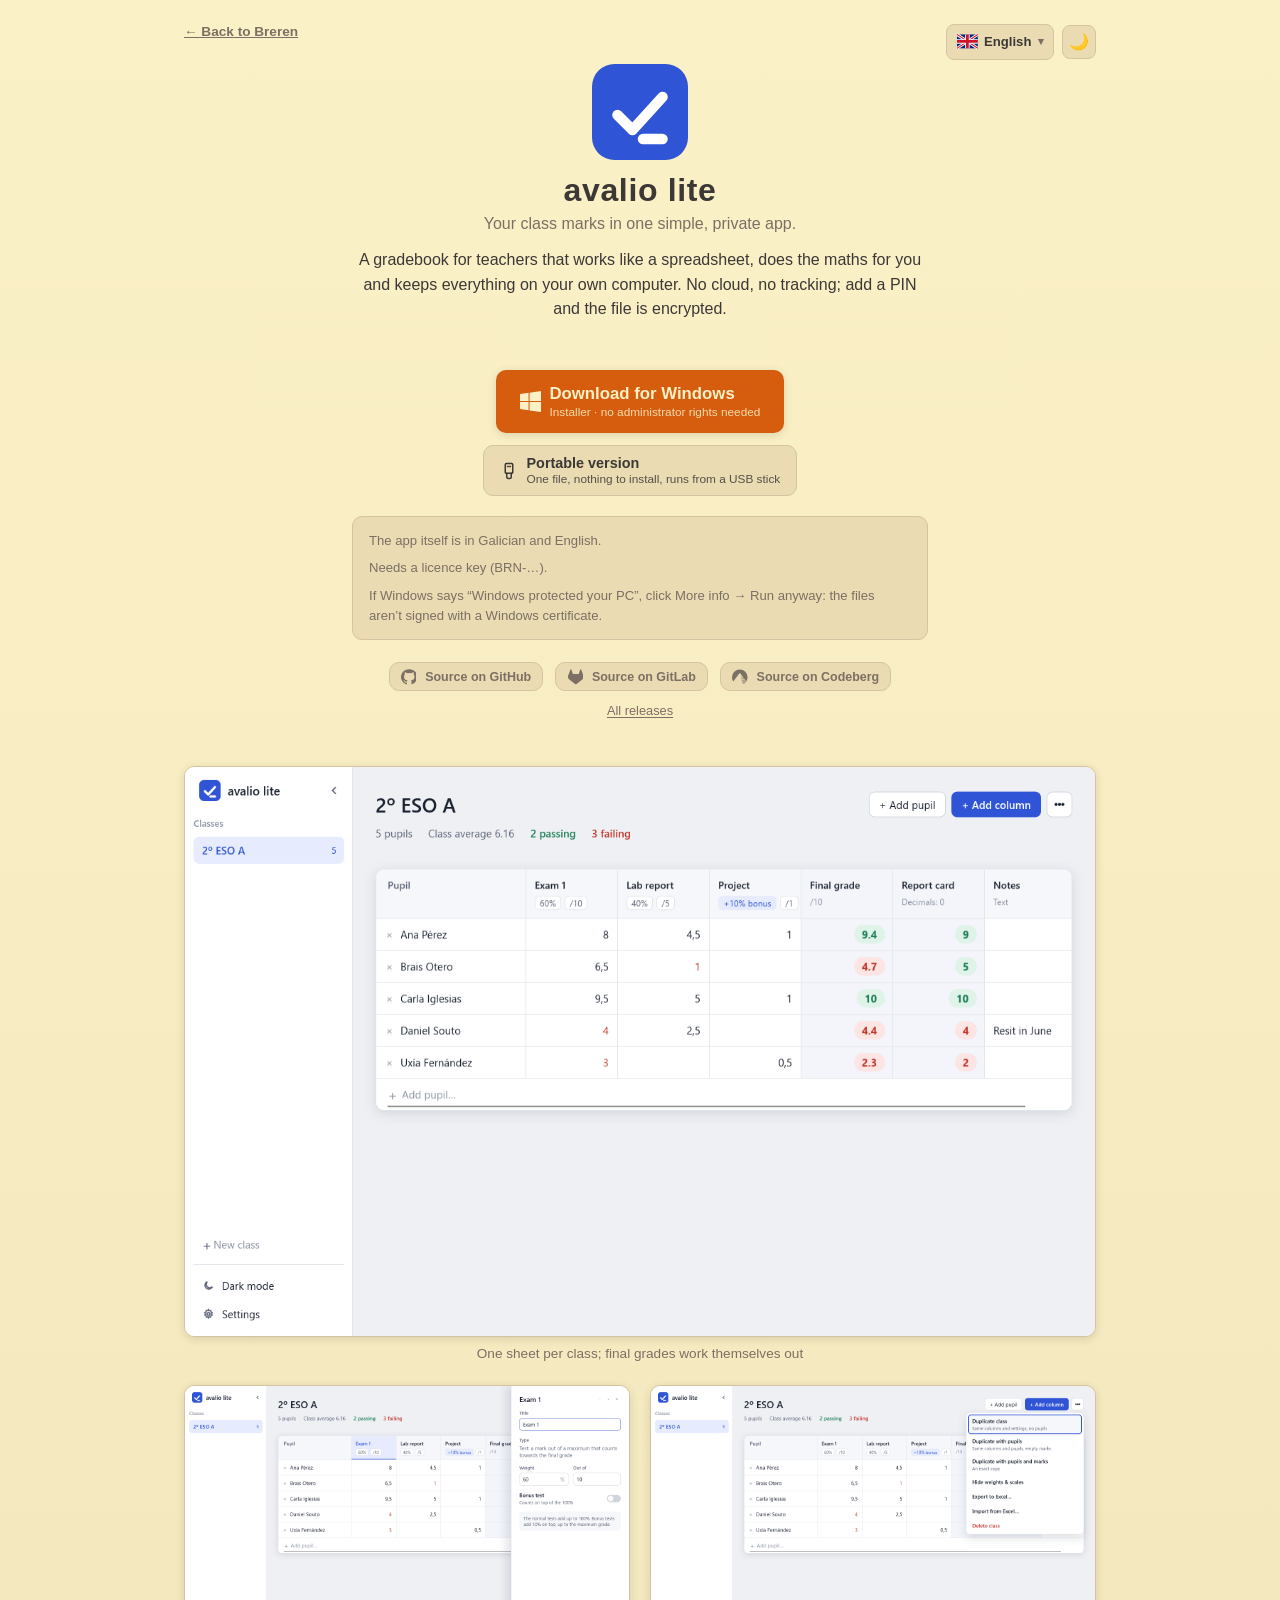
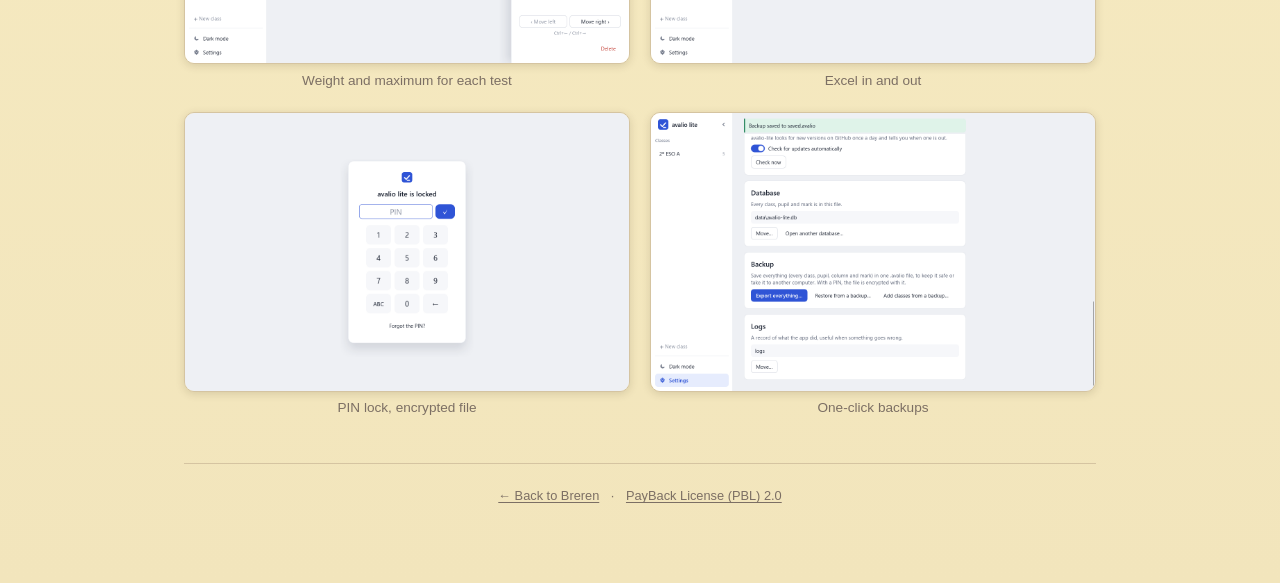
<file: public/avalio-lite/index.html>
<!doctype html>
<html lang="gl">
<head>
<meta charset="utf-8">
<meta name="viewport" content="width=device-width, initial-scale=1">
<meta name="color-scheme" content="light dark">
<script>
(function () {
  var t = localStorage.getItem('breren-theme');
  if (!t) t = matchMedia('(prefers-color-scheme: dark)').matches ? 'dark' : 'light';
  document.documentElement.setAttribute('data-theme', t);
})();
</script>
<style>
  html[data-theme="dark"] { background: #282828; }
  html[data-theme="light"] { background: #fbf1c7; }
</style>
<title>avalio lite</title>
<meta name="description" content="avalio lite: a simple, private gradebook for teachers. Works like a spreadsheet, does the maths for you, keeps everything on your own Windows computer.">
<link rel="icon" type="image/svg+xml" href="../icons/avalio-lite.svg">
<link rel="stylesheet" href="../common.css">
<style>
  .home-link {
    position: absolute;
    top: 1.5rem;
    left: 1.5rem;
    font: inherit;
    font-size: 0.85rem;
    font-weight: 600;
    color: var(--fg-muted);
  }
  .app-icon {
    display: block;
    width: 96px;
    height: 96px;
    margin: 0 auto 0.75rem;
  }
  h1 { text-transform: none; letter-spacing: 0.02em; }
  .intro {
    max-width: 36rem;
    margin: 0.9rem auto 0;
    line-height: 1.55;
  }
  .cta-row {
    display: flex;
    flex-wrap: wrap;
    justify-content: center;
    gap: 0.75rem;
  }
  .cta-row-primary { margin-bottom: 0.75rem; }
  .cta-row-secondary { margin-bottom: 1.25rem; }
  .cta-row-sources { margin-bottom: 0.75rem; }
  .btn {
    display: inline-flex;
    align-items: center;
    gap: 0.55rem;
    border-radius: 10px;
    text-decoration: none;
    font-weight: 700;
    transition: transform 0.12s ease, box-shadow 0.12s ease, border-color 0.12s ease;
  }
  .btn svg { flex: none; width: 1.25em; height: 1.25em; }
  .btn-text { display: flex; flex-direction: column; align-items: flex-start; text-align: start; }
  .btn-hint { font-size: 0.74rem; font-weight: 500; opacity: 0.85; margin-top: 0.1rem; }
  .btn-lg {
    padding: 0.85rem 1.5rem;
    font-size: 1.05rem;
    min-width: 17rem;
    justify-content: center;
    box-shadow: 0 2px 8px var(--shadow);
  }
  .btn-lg:hover { transform: translateY(-2px); box-shadow: 0 6px 16px var(--shadow); }
  .btn-download {
    background: var(--accent);
    color: var(--bg);
  }
  .btn-md {
    padding: 0.55rem 1rem;
    font-size: 0.9rem;
    color: var(--fg);
    border: 1px solid var(--card-border);
    background: var(--card-bg);
  }
  .btn-md:hover { border-color: var(--accent); }
  .btn-sm {
    padding: 0.35rem 0.7rem;
    font-size: 0.78rem;
    font-weight: 600;
    color: var(--fg-muted);
    border: 1px solid var(--card-border);
    background: var(--card-bg);
  }
  .btn-sm:hover { border-color: var(--accent); color: var(--fg); }
  .notes {
    max-width: 36rem;
    margin: 0 auto 1.4rem;
    padding: 0.85rem 1rem;
    border: 1px solid var(--card-border);
    border-radius: 10px;
    background: var(--card-bg);
    font-size: 0.82rem;
    line-height: 1.5;
    color: var(--fg-muted);
  }
  .notes p { margin: 0; }
  .notes p + p { margin-top: 0.5rem; }
  .notes a { color: var(--fg); text-underline-offset: 2px; overflow-wrap: anywhere; }
  .notes a:hover { color: var(--accent); }
  .version-note {
    text-align: center;
    font-size: 0.8rem;
    color: var(--fg-muted);
    margin: 0 0 1.4rem;
  }
  .version-note a { color: var(--fg-muted); text-underline-offset: 2px; }
  .version-note a:hover { color: var(--accent); }
  .shots { margin-top: 3rem; }
  .shots-grid {
    display: grid;
    grid-template-columns: repeat(2, minmax(0, 1fr));
    gap: 1.5rem 1.25rem;
    margin-top: 1.5rem;
  }
  .shots figure { margin: 0; text-align: center; }
  .shots img {
    display: block;
    width: 100%;
    height: auto;
    border-radius: 10px;
    border: 1px solid var(--card-border);
    box-shadow: 0 2px 8px var(--shadow);
  }
  /* Each screenshot comes in the app's light and dark theme; show the one
     matching the page. Hidden lazy images are never fetched. */
  html[data-theme="dark"] .shot-light,
  html[data-theme="light"] .shot-dark { display: none; }
  .shots figcaption {
    margin-top: 0.55rem;
    font-size: 0.85rem;
    color: var(--fg-muted);
  }
  @media (max-width: 560px) {
    main { padding: 5rem 1rem 4rem; }
    .btn-lg { min-width: 0; width: 100%; }
    .shots-grid { grid-template-columns: minmax(0, 1fr); }
  }
</style>
</head>
<body>
<main>
  <a class="home-link" id="home-link" href="../"></a>
  <div class="toolbar">
    <div class="lang-picker">
      <button class="lang-trigger" id="lang-trigger" type="button" aria-haspopup="listbox" aria-expanded="false">
        <span class="flag" id="lang-trigger-flag"></span>
        <span id="lang-trigger-name"></span>
        <span class="chevron">▾</span>
      </button>
      <ul class="lang-menu" id="lang-menu" role="listbox" hidden></ul>
    </div>
    <button class="theme-btn" id="theme-toggle" type="button"></button>
  </div>
  <header>
    <img class="app-icon" src="../icons/avalio-lite.svg" alt="">
    <h1>avalio lite</h1>
    <p class="tagline" id="page-tagline"></p>
    <p class="intro" id="page-intro"></p>
  </header>

  <div class="cta-row cta-row-primary">
    <a class="btn btn-lg btn-download" id="dl-setup" href="https://github.com/Ran-n/avalio-lite/releases/latest">
      <svg viewBox="0 0 24 24" fill="currentColor" aria-hidden="true"><path d="M0 3.45 9.75 2.1v9.45H0V3.45Zm10.95-1.5L24 0v11.4H10.95V1.95ZM0 12.6h9.75v9.45L0 20.7v-8.1Zm10.95 0H24V24l-13.05-1.8V12.6Z"/></svg>
      <span class="btn-text"><span id="dl-setup-label"></span><span class="btn-hint" id="dl-setup-hint"></span></span>
    </a>
  </div>
  <div class="cta-row cta-row-secondary">
    <a class="btn btn-md" id="dl-portable" href="https://github.com/Ran-n/avalio-lite/releases/latest">
      <svg viewBox="0 0 24 24" fill="none" stroke="currentColor" stroke-width="2" stroke-linecap="round" stroke-linejoin="round" aria-hidden="true"><rect x="7" y="2" width="10" height="13" rx="1.5"/><path d="M9 15v5a2 2 0 0 0 2 2h2a2 2 0 0 0 2-2v-5"/><path d="M10 6h1M13 6h1"/></svg>
      <span class="btn-text"><span id="dl-portable-label"></span><span class="btn-hint" id="dl-portable-hint"></span></span>
    </a>
  </div>

  <div class="notes">
    <p id="app-langs"></p>
    <p id="licence-text"></p>
    <p id="smartscreen"></p>
  </div>

  <div class="cta-row cta-row-sources">
    <a class="btn btn-sm" href="https://github.com/Ran-n/avalio-lite" target="_blank" rel="noopener">
      <svg viewBox="0 0 24 24" fill="currentColor" aria-hidden="true"><path d="M12 .3a12 12 0 0 0-3.8 23.4c.6.1.8-.3.8-.6v-2.2c-3.3.7-4-1.6-4-1.6-.6-1.4-1.4-1.8-1.4-1.8-1.1-.8.1-.7.1-.7 1.2.1 1.9 1.3 1.9 1.3 1.1 1.9 2.9 1.3 3.6 1 .1-.8.4-1.3.8-1.6-2.7-.3-5.4-1.3-5.4-5.9 0-1.3.5-2.4 1.3-3.2-.1-.3-.6-1.6.1-3.2 0 0 1.1-.3 3.5 1.3a12 12 0 0 1 6.4 0c2.4-1.6 3.5-1.3 3.5-1.3.7 1.6.2 2.9.1 3.2 .8 .8 1.3 1.9 1.3 3.2 0 4.6-2.7 5.6-5.4 5.9.4.4.8 1.1.8 2.2v3.3c0 .3.2.7.8.6A12 12 0 0 0 12 .3Z"/></svg>
      <span id="src-github"></span>
    </a>
    <a class="btn btn-sm" href="https://gitlab.com/Ran-n/avalio-lite" target="_blank" rel="noopener">
      <svg viewBox="0 0 24 24" fill="currentColor" aria-hidden="true"><path d="m23.6004 9.5927-.0337-.0862L20.3.9814a.851.851 0 0 0-.3362-.405.8748.8748 0 0 0-.9997.0539.8748.8748 0 0 0-.29.4399l-2.2055 6.748H7.5375l-2.2057-6.748a.8573.8573 0 0 0-.29-.4412.8748.8748 0 0 0-.9997-.0537.8585.8585 0 0 0-.3362.4049L.4332 9.5015l-.0325.0862a6.0657 6.0657 0 0 0 2.0119 7.0105l.0113.0087.03.0213 4.976 3.7264 2.462 1.8633 1.4995 1.1321a1.0085 1.0085 0 0 0 1.2197 0l1.4995-1.1321 2.4619-1.8633 5.006-3.7489.0125-.01a6.0682 6.0682 0 0 0 2.0094-7.003z"/></svg>
      <span id="src-gitlab"></span>
    </a>
    <a class="btn btn-sm" href="https://codeberg.org/ran-n/avalio-lite" target="_blank" rel="noopener">
      <svg viewBox="0 0 24 24" fill="currentColor" aria-hidden="true"><path d="M11.999.747A11.974 11.974 0 0 0 0 12.75c0 2.254.635 4.465 1.833 6.376L11.837 6.19c.072-.092.251-.092.323 0l4.178 5.402h-2.992l.065.239h3.113l.882 1.138h-3.674l.103.374h3.86l.777 1.003h-4.358l.135.483h4.593l.695.894h-5.038l.165.589h5.326l.609.785h-5.717l.182.65h6.038l.562.727h-6.397l.183.65h6.717A12.003 12.003 0 0 0 24 12.75 11.977 11.977 0 0 0 11.999.747zm3.654 19.104.182.65h5.326c.173-.204.353-.433.513-.65zm.385 1.377.18.65h3.563c.233-.198.485-.428.712-.65zm.383 1.377.182.648h1.203c.356-.204.685-.412 1.042-.648zz"/></svg>
      <span id="src-codeberg"></span>
    </a>
  </div>
  <p class="version-note">
    <a href="https://github.com/Ran-n/avalio-lite/releases" target="_blank" rel="noopener" id="all-releases"></a><span id="version-tag"></span>
  </p>

  <section class="shots">
    <figure>
      <img class="shot-light" src="screenshots/sheet-light.png" width="1280" height="800" alt="" loading="lazy">
      <img class="shot-dark" src="screenshots/sheet-dark.png" width="1280" height="800" alt="" loading="lazy">
      <figcaption id="cap-sheet"></figcaption>
    </figure>
    <div class="shots-grid">
      <figure>
        <img class="shot-light" src="screenshots/column-panel-light.png" width="1280" height="800" alt="" loading="lazy">
        <img class="shot-dark" src="screenshots/column-panel-dark.png" width="1280" height="800" alt="" loading="lazy">
        <figcaption id="cap-column"></figcaption>
      </figure>
      <figure>
        <img class="shot-light" src="screenshots/sheet-menu-light.png" width="1280" height="800" alt="" loading="lazy">
        <img class="shot-dark" src="screenshots/sheet-menu-dark.png" width="1280" height="800" alt="" loading="lazy">
        <figcaption id="cap-menu"></figcaption>
      </figure>
      <figure>
        <img class="shot-light" src="screenshots/lock-light.png" width="1280" height="800" alt="" loading="lazy">
        <img class="shot-dark" src="screenshots/lock-dark.png" width="1280" height="800" alt="" loading="lazy">
        <figcaption id="cap-lock"></figcaption>
      </figure>
      <figure>
        <img class="shot-light" src="screenshots/settings-backup-light.png" width="1280" height="800" alt="" loading="lazy">
        <img class="shot-dark" src="screenshots/settings-backup-dark.png" width="1280" height="800" alt="" loading="lazy">
        <figcaption id="cap-backup"></figcaption>
      </figure>
    </div>
  </section>

  <footer>
    <a id="home-link-2" href="../"></a>
    <span class="footer-sep">·</span>
    <a id="license-link" href="/licenses/pbl">PayBack License (PBL) 2.0</a>
  </footer>
</main>
<script src="../common.js"></script>
<script>
(function () {
  var REPO = 'Ran-n/avalio-lite';
  var RELEASES_API = 'https://api.github.com/repos/' + REPO + '/releases/latest';
  // Release asset suffixes behind each download button. The names are
  // versioned (avalio-lite-0.7.0-setup.exe), so they're resolved from the
  // latest release at runtime; until then, and on failure, the buttons
  // point at the releases/latest page. The suffixes can't match the
  // .exe.sig/.exe.b3 files published next to each exe.
  var ASSET_SUFFIX = { 'dl-setup': '-setup.exe', 'dl-portable': '-portable.exe' };

  var STRINGS = {
    gl: {
      pageTitle: 'avalio lite — caderno de notas sinxelo para docentes',
      tagline: 'As notas das túas clases nunha app sinxela e privada.',
      intro: 'Un caderno de notas para docentes que funciona como unha folla de cálculo, fai as contas por ti e garda todo no teu propio ordenador. Sen nube nin rastrexo; cun PIN, o ficheiro vai cifrado.',
      dlSetup: 'Descargar para Windows',
      setupHint: 'Instalador · non precisa permisos de administrador',
      dlPortable: 'Versión portátil',
      portableHint: 'Un só ficheiro, sen instalar, mesmo desde un USB',
      appLangs: 'A app está en galego e inglés.',
      licence: 'Precisa unha chave de licenza (BRN-…).',
      smartscreen: 'Se Windows di «Windows protexeu o teu PC», preme «Máis información» → «Executar de todos os xeitos»: os ficheiros non están asinados cun certificado de Windows.',
      srcGithub: 'Código en GitHub',
      srcGitlab: 'Código en GitLab',
      srcCodeberg: 'Código en Codeberg',
      allReleases: 'Todas as versións',
      capSheet: 'Unha folla por clase: as notas finais calcúlanse soas',
      capColumn: 'Peso e nota máxima de cada proba',
      capMenu: 'Importar e exportar Excel',
      capLock: 'Bloqueo con PIN e ficheiro cifrado',
      capBackup: 'Copias de seguridade cun clic'
    },
    en: {
      pageTitle: 'avalio lite — a simple gradebook for teachers',
      tagline: 'Your class marks in one simple, private app.',
      intro: 'A gradebook for teachers that works like a spreadsheet, does the maths for you and keeps everything on your own computer. No cloud, no tracking; add a PIN and the file is encrypted.',
      dlSetup: 'Download for Windows',
      setupHint: 'Installer · no administrator rights needed',
      dlPortable: 'Portable version',
      portableHint: 'One file, nothing to install, runs from a USB stick',
      appLangs: 'The app itself is in Galician and English.',
      licence: 'Needs a licence key (BRN-…).',
      smartscreen: 'If Windows says “Windows protected your PC”, click More info → Run anyway: the files aren’t signed with a Windows certificate.',
      srcGithub: 'Source on GitHub',
      srcGitlab: 'Source on GitLab',
      srcCodeberg: 'Source on Codeberg',
      allReleases: 'All releases',
      capSheet: 'One sheet per class; final grades work themselves out',
      capColumn: 'Weight and maximum for each test',
      capMenu: 'Excel in and out',
      capLock: 'PIN lock, encrypted file',
      capBackup: 'One-click backups'
    },
    eo: {
      pageTitle: 'avalio lite — simpla notlibro por instruistoj',
      tagline: 'La notoj de viaj klasoj en unu simpla, privata aplikaĵo.',
      intro: 'Notlibro por instruistoj, kiu funkcias kiel kalkultabelo, faras la kalkulojn por vi kaj konservas ĉion en via propra komputilo. Sen nubo, sen spurado; kun PIN la dosiero estas ĉifrita.',
      dlSetup: 'Elŝuti por Windows',
      setupHint: 'Instalilo · ne bezonas administrantajn rajtojn',
      dlPortable: 'Portebla versio',
      portableHint: 'Unu dosiero, nenio por instali, funkcias eĉ de USB-memorilo',
      appLangs: 'La aplikaĵo mem estas en la galega kaj la angla.',
      licence: 'Necesas licencoŝlosilo (BRN-…).',
      smartscreen: 'Se Windows diras “Windows protected your PC”, alklaku “More info” → “Run anyway”: la dosieroj ne estas subskribitaj per Windows-atestilo.',
      srcGithub: 'Fontkodo ĉe GitHub',
      srcGitlab: 'Fontkodo ĉe GitLab',
      srcCodeberg: 'Fontkodo ĉe Codeberg',
      allReleases: 'Ĉiuj eldonoj',
      capSheet: 'Unu folio por ĉiu klaso; la finaj notoj kalkuliĝas mem',
      capColumn: 'Pezo kaj maksimumo de ĉiu testo',
      capMenu: 'Importo kaj eksporto de Excel',
      capLock: 'PIN-ŝlosilo, ĉifrita dosiero',
      capBackup: 'Sekurkopioj per unu klako'
    },
    es: {
      pageTitle: 'avalio lite — cuaderno de notas sencillo para docentes',
      tagline: 'Las notas de tus clases en una app sencilla y privada.',
      intro: 'Un cuaderno de notas para docentes que funciona como una hoja de cálculo, hace las cuentas por ti y guarda todo en tu propio ordenador. Sin nube ni rastreo; con un PIN, el archivo va cifrado.',
      dlSetup: 'Descargar para Windows',
      setupHint: 'Instalador · no necesita permisos de administrador',
      dlPortable: 'Versión portátil',
      portableHint: 'Un solo archivo, sin instalar, incluso desde un USB',
      appLangs: 'La app está en gallego e inglés.',
      licence: 'Necesita una clave de licencia (BRN-…).',
      smartscreen: 'Si Windows dice «Windows protegió su PC», pulsa «Más información» → «Ejecutar de todas formas»: los archivos no están firmados con un certificado de Windows.',
      srcGithub: 'Código en GitHub',
      srcGitlab: 'Código en GitLab',
      srcCodeberg: 'Código en Codeberg',
      allReleases: 'Todas las versiones',
      capSheet: 'Una hoja por clase: las notas finales se calculan solas',
      capColumn: 'Peso y nota máxima de cada prueba',
      capMenu: 'Importar y exportar Excel',
      capLock: 'Bloqueo con PIN y archivo cifrado',
      capBackup: 'Copias de seguridad con un clic'
    },
    fr: {
      pageTitle: 'avalio lite — un carnet de notes simple pour enseignants',
      tagline: 'Les notes de vos classes dans une appli simple et privée.',
      intro: 'Un carnet de notes pour enseignants qui fonctionne comme un tableur, fait les calculs pour vous et garde tout sur votre propre ordinateur. Ni cloud ni pistage ; avec un code PIN, le fichier est chiffré.',
      dlSetup: 'Télécharger pour Windows',
      setupHint: 'Installateur · sans droits d’administrateur',
      dlPortable: 'Version portable',
      portableHint: 'Un seul fichier, rien à installer, fonctionne depuis une clé USB',
      appLangs: 'L’appli elle-même est en galicien et en anglais.',
      licence: 'Une clé de licence (BRN-…) est nécessaire.',
      smartscreen: 'Si Windows affiche « Windows a protégé votre ordinateur », cliquez sur « Informations complémentaires » → « Exécuter quand même » : les fichiers ne sont pas signés avec un certificat Windows.',
      srcGithub: 'Code source sur GitHub',
      srcGitlab: 'Code source sur GitLab',
      srcCodeberg: 'Code source sur Codeberg',
      allReleases: 'Toutes les versions',
      capSheet: 'Une feuille par classe ; les moyennes se calculent toutes seules',
      capColumn: 'Coefficient et note maximale de chaque épreuve',
      capMenu: 'Import et export Excel',
      capLock: 'Verrou par code PIN, fichier chiffré',
      capBackup: 'Sauvegardes en un clic'
    },
    pt: {
      pageTitle: 'avalio lite — caderneta de notas simples para professores',
      tagline: 'As notas das tuas turmas numa app simples e privada.',
      intro: 'Uma caderneta de notas para professores que funciona como uma folha de cálculo, faz as contas por ti e guarda tudo no teu próprio computador. Sem nuvem nem rastreio; com um PIN, o ficheiro fica cifrado.',
      dlSetup: 'Transferir para Windows',
      setupHint: 'Instalador · não precisa de permissões de administrador',
      dlPortable: 'Versão portátil',
      portableHint: 'Um só ficheiro, sem instalar, funciona até a partir de uma pen USB',
      appLangs: 'A app está em galego e inglês.',
      licence: 'Precisa de uma chave de licença (BRN-…).',
      smartscreen: 'Se o Windows disser «O Windows protegeu o seu PC», clica em «Mais informações» → «Executar mesmo assim»: os ficheiros não estão assinados com um certificado Windows.',
      srcGithub: 'Código no GitHub',
      srcGitlab: 'Código no GitLab',
      srcCodeberg: 'Código no Codeberg',
      allReleases: 'Todas as versões',
      capSheet: 'Uma folha por turma: as notas finais calculam-se sozinhas',
      capColumn: 'Peso e nota máxima de cada teste',
      capMenu: 'Importar e exportar Excel',
      capLock: 'Bloqueio com PIN e ficheiro cifrado',
      capBackup: 'Cópias de segurança num clique'
    },
    de: {
      pageTitle: 'avalio lite — ein einfaches Notenbuch für Lehrkräfte',
      tagline: 'Die Noten deiner Klassen in einer einfachen, privaten App.',
      intro: 'Ein Notenbuch für Lehrkräfte, das wie eine Tabelle funktioniert, die Rechnerei übernimmt und alles auf deinem eigenen Computer speichert. Keine Cloud, kein Tracking; mit einer PIN wird die Datei verschlüsselt.',
      dlSetup: 'Für Windows herunterladen',
      setupHint: 'Installationsprogramm · keine Administratorrechte nötig',
      dlPortable: 'Portable Version',
      portableHint: 'Eine Datei, keine Installation, läuft auch vom USB-Stick',
      appLangs: 'Die App selbst gibt es auf Galicisch und Englisch.',
      licence: 'Benötigt einen Lizenzschlüssel (BRN-…).',
      smartscreen: 'Zeigt Windows „Der Computer wurde durch Windows geschützt“, klicke auf „Weitere Informationen“ → „Trotzdem ausführen“: Die Dateien sind nicht mit einem Windows-Zertifikat signiert.',
      srcGithub: 'Quellcode auf GitHub',
      srcGitlab: 'Quellcode auf GitLab',
      srcCodeberg: 'Quellcode auf Codeberg',
      allReleases: 'Alle Versionen',
      capSheet: 'Ein Blatt pro Klasse; die Endnoten rechnen sich von selbst',
      capColumn: 'Gewichtung und Höchstpunktzahl je Test',
      capMenu: 'Excel-Import und -Export',
      capLock: 'PIN-Sperre, verschlüsselte Datei',
      capBackup: 'Sicherung mit einem Klick'
    },
    it: {
      pageTitle: 'avalio lite — un registro dei voti semplice per insegnanti',
      tagline: 'I voti delle tue classi in un’app semplice e privata.',
      intro: 'Un registro dei voti per insegnanti che funziona come un foglio di calcolo, fa i conti al posto tuo e tiene tutto sul tuo computer. Niente cloud, niente tracciamento; con un PIN il file è cifrato.',
      dlSetup: 'Scarica per Windows',
      setupHint: 'Programma di installazione · non servono diritti di amministratore',
      dlPortable: 'Versione portatile',
      portableHint: 'Un solo file, niente da installare, funziona anche da chiavetta USB',
      appLangs: 'L’app è in galiziano e in inglese.',
      licence: 'Serve una chiave di licenza (BRN-…).',
      smartscreen: 'Se Windows mostra «PC protetto da Windows», fai clic su «Ulteriori informazioni» → «Esegui comunque»: i file non sono firmati con un certificato Windows.',
      srcGithub: 'Codice su GitHub',
      srcGitlab: 'Codice su GitLab',
      srcCodeberg: 'Codice su Codeberg',
      allReleases: 'Tutte le versioni',
      capSheet: 'Un foglio per classe: i voti finali si calcolano da soli',
      capColumn: 'Peso e voto massimo di ogni prova',
      capMenu: 'Importa ed esporta Excel',
      capLock: 'Blocco con PIN, file cifrato',
      capBackup: 'Backup con un clic'
    },
    ru: {
      pageTitle: 'avalio lite — простой журнал оценок для учителей',
      tagline: 'Оценки ваших классов в одном простом и приватном приложении.',
      intro: 'Журнал оценок для учителей, который работает как электронная таблица, сам всё считает и хранит данные только на вашем компьютере. Без облака и слежки; с PIN-кодом файл шифруется.',
      dlSetup: 'Скачать для Windows',
      setupHint: 'Установщик · права администратора не нужны',
      dlPortable: 'Портативная версия',
      portableHint: 'Один файл, без установки, запускается даже с флешки',
      appLangs: 'Само приложение на галисийском и английском.',
      licence: 'Нужен лицензионный ключ (BRN-…).',
      smartscreen: 'Если Windows пишет «Система Windows защитила ваш компьютер», нажмите «Подробнее» → «Выполнить в любом случае»: файлы не подписаны сертификатом Windows.',
      srcGithub: 'Исходный код на GitHub',
      srcGitlab: 'Исходный код на GitLab',
      srcCodeberg: 'Исходный код на Codeberg',
      allReleases: 'Все версии',
      capSheet: 'Один лист на класс; итоговые оценки считаются сами',
      capColumn: 'Вес и максимальный балл каждой работы',
      capMenu: 'Импорт и экспорт Excel',
      capLock: 'Блокировка PIN-кодом, файл зашифрован',
      capBackup: 'Резервная копия в один клик'
    },
    zh: {
      pageTitle: 'avalio lite — 简单的教师成绩册',
      tagline: '把班级成绩放进一个简单、私密的应用。',
      intro: '一款像电子表格一样使用的教师成绩册,自动帮你计算,所有数据都保存在你自己的电脑上。没有云端,没有跟踪;设置 PIN 后文件会被加密。',
      dlSetup: '下载 Windows 版',
      setupHint: '安装程序 · 无需管理员权限',
      dlPortable: '便携版',
      portableHint: '单个文件,无需安装,可从 U 盘运行',
      appLangs: '应用本身提供加利西亚语和英语界面。',
      licence: '需要许可证密钥(BRN-…)。',
      smartscreen: '如果 Windows 显示“Windows 已保护你的电脑”,请点击“更多信息”→“仍要运行”:这些文件没有使用 Windows 证书签名。',
      srcGithub: '在 GitHub 上查看源代码',
      srcGitlab: '在 GitLab 上查看源代码',
      srcCodeberg: '在 Codeberg 上查看源代码',
      allReleases: '所有版本',
      capSheet: '每个班级一张表,最终成绩自动计算',
      capColumn: '每次测试的权重和满分',
      capMenu: 'Excel 导入导出',
      capLock: 'PIN 锁定,文件加密',
      capBackup: '一键备份'
    },
    ja: {
      pageTitle: 'avalio lite — 先生のためのシンプルな成績簿',
      tagline: 'クラスの成績を、シンプルでプライベートなアプリにまとめて。',
      intro: '表計算ソフトのように使える先生向けの成績簿。計算は自動で、データはすべて自分のパソコンに保存されます。クラウドもトラッキングもなし。PIN を設定するとファイルが暗号化されます。',
      dlSetup: 'Windows 版をダウンロード',
      setupHint: 'インストーラー · 管理者権限は不要',
      dlPortable: 'ポータブル版',
      portableHint: 'ファイル 1 つ、インストール不要、USB メモリからも起動',
      appLangs: 'アプリ本体はガリシア語と英語に対応しています。',
      licence: 'ライセンスキー(BRN-…)が必要です。',
      smartscreen: '「WindowsによってPCが保護されました」と表示されたら、「詳細情報」→「実行」をクリックしてください。ファイルは Windows 証明書で署名されていません。',
      srcGithub: 'GitHub でソースを見る',
      srcGitlab: 'GitLab でソースを見る',
      srcCodeberg: 'Codeberg でソースを見る',
      allReleases: 'すべてのリリース',
      capSheet: 'クラスごとに 1 シート、最終成績は自動計算',
      capColumn: 'テストごとの配点比率と満点',
      capMenu: 'Excel の読み込みと書き出し',
      capLock: 'PIN ロックと暗号化ファイル',
      capBackup: 'ワンクリックでバックアップ'
    },
    ko: {
      pageTitle: 'avalio lite — 교사를 위한 간단한 성적부',
      tagline: '학급 성적을 간단하고 안전한 앱 하나에.',
      intro: '스프레드시트처럼 쓰는 교사용 성적부입니다. 계산은 앱이 대신하고, 모든 데이터는 내 컴퓨터에만 저장됩니다. 클라우드도 추적도 없으며, PIN을 설정하면 파일이 암호화됩니다.',
      dlSetup: 'Windows용 다운로드',
      setupHint: '설치 프로그램 · 관리자 권한 필요 없음',
      dlPortable: '포터블 버전',
      portableHint: '파일 하나, 설치 없이 USB에서도 실행',
      appLangs: '앱 자체는 갈리시아어와 영어를 지원합니다.',
      licence: '라이선스 키(BRN-…)가 필요합니다.',
      smartscreen: '“Windows의 PC 보호” 창이 뜨면 “추가 정보” → “실행”을 누르세요. 파일이 Windows 인증서로 서명되어 있지 않기 때문입니다.',
      srcGithub: 'GitHub에서 소스 보기',
      srcGitlab: 'GitLab에서 소스 보기',
      srcCodeberg: 'Codeberg에서 소스 보기',
      allReleases: '모든 릴리스',
      capSheet: '학급마다 시트 하나, 최종 성적은 자동 계산',
      capColumn: '시험별 가중치와 만점',
      capMenu: 'Excel 가져오기·내보내기',
      capLock: 'PIN 잠금, 암호화된 파일',
      capBackup: '클릭 한 번으로 백업'
    },
    ar: {
      pageTitle: 'avalio lite — دفتر درجات بسيط للمعلمين',
      tagline: 'درجات صفوفك في تطبيق بسيط وخاص.',
      intro: 'دفتر درجات للمعلمين يعمل مثل جدول البيانات، ويجري الحسابات عنك، ويحفظ كل شيء على حاسوبك. بلا سحابة ولا تتبع؛ وعند إضافة رمز PIN يُشفَّر الملف.',
      dlSetup: 'تنزيل لنظام Windows',
      setupHint: 'مثبّت · لا يحتاج صلاحيات المسؤول',
      dlPortable: 'النسخة المحمولة',
      portableHint: 'ملف واحد، دون تثبيت، يعمل حتى من ذاكرة USB',
      appLangs: 'التطبيق نفسه متوفر بالجاليكية والإنجليزية.',
      licence: 'يحتاج إلى مفتاح ترخيص (BRN-…).',
      smartscreen: 'إذا ظهرت رسالة «قام Windows بحماية الكمبيوتر»، فانقر «مزيد من المعلومات» ← «تشغيل على أي حال»: الملفات غير موقّعة بشهادة Windows.',
      srcGithub: 'الشيفرة على GitHub',
      srcGitlab: 'الشيفرة على GitLab',
      srcCodeberg: 'الشيفرة على Codeberg',
      allReleases: 'كل الإصدارات',
      capSheet: 'ورقة لكل صف، والدرجات النهائية تُحسب تلقائيًا',
      capColumn: 'وزن كل اختبار ودرجته القصوى',
      capMenu: 'استيراد وتصدير Excel',
      capLock: 'قفل برمز PIN وملف مشفّر',
      capBackup: 'نسخ احتياطي بنقرة واحدة'
    },
    hi: {
      pageTitle: 'avalio lite — शिक्षकों के लिए सरल ग्रेडबुक',
      tagline: 'आपकी कक्षाओं के अंक, एक सरल और निजी ऐप में।',
      intro: 'शिक्षकों के लिए ग्रेडबुक जो स्प्रेडशीट की तरह चलती है, हिसाब खुद लगाती है और सब कुछ आपके अपने कंप्यूटर पर रखती है। न क्लाउड, न ट्रैकिंग; PIN लगाएँ तो फ़ाइल एन्क्रिप्ट हो जाती है।',
      dlSetup: 'Windows के लिए डाउनलोड करें',
      setupHint: 'इंस्टॉलर · एडमिनिस्ट्रेटर अधिकार की ज़रूरत नहीं',
      dlPortable: 'पोर्टेबल संस्करण',
      portableHint: 'एक ही फ़ाइल, इंस्टॉल की ज़रूरत नहीं, USB स्टिक से भी चलती है',
      appLangs: 'ऐप स्वयं गैलिशियन और अंग्रेज़ी में है।',
      licence: 'लाइसेंस कुंजी (BRN-…) ज़रूरी है।',
      smartscreen: 'अगर Windows कहे “Windows ने आपके PC को सुरक्षित किया”, तो “अधिक जानकारी” → “फिर भी चलाएँ” पर क्लिक करें: फ़ाइलें Windows प्रमाणपत्र से हस्ताक्षरित नहीं हैं।',
      srcGithub: 'GitHub पर सोर्स',
      srcGitlab: 'GitLab पर सोर्स',
      srcCodeberg: 'Codeberg पर सोर्स',
      allReleases: 'सभी रिलीज़',
      capSheet: 'हर कक्षा के लिए एक शीट, अंतिम ग्रेड अपने आप',
      capColumn: 'हर टेस्ट का भार और अधिकतम अंक',
      capMenu: 'Excel में आयात और निर्यात',
      capLock: 'PIN लॉक, एन्क्रिप्टेड फ़ाइल',
      capBackup: 'एक क्लिक में बैकअप'
    },
    bn: {
      pageTitle: 'avalio lite — শিক্ষকদের জন্য সহজ গ্রেডবুক',
      tagline: 'আপনার ক্লাসের নম্বর, একটি সহজ ও ব্যক্তিগত অ্যাপে।',
      intro: 'শিক্ষকদের জন্য একটি গ্রেডবুক যা স্প্রেডশিটের মতো কাজ করে, হিসাব নিজেই করে এবং সবকিছু আপনার নিজের কম্পিউটারে রাখে। কোনো ক্লাউড নেই, কোনো ট্র্যাকিং নেই; PIN দিলে ফাইল এনক্রিপ্ট হয়।',
      dlSetup: 'Windows-এর জন্য ডাউনলোড করুন',
      setupHint: 'ইনস্টলার · অ্যাডমিনিস্ট্রেটর অধিকার লাগে না',
      dlPortable: 'পোর্টেবল সংস্করণ',
      portableHint: 'একটিমাত্র ফাইল, ইনস্টল লাগে না, USB স্টিক থেকেও চলে',
      appLangs: 'অ্যাপটি নিজে গ্যালিসীয় ও ইংরেজিতে।',
      licence: 'একটি লাইসেন্স কী (BRN-…) প্রয়োজন।',
      smartscreen: 'Windows যদি বলে “Windows আপনার PC সুরক্ষিত করেছে”, তাহলে “আরও তথ্য” → “তবুও চালান” ক্লিক করুন: ফাইলগুলো Windows সার্টিফিকেট দিয়ে স্বাক্ষরিত নয়।',
      srcGithub: 'GitHub-এ সোর্স',
      srcGitlab: 'GitLab-এ সোর্স',
      srcCodeberg: 'Codeberg-এ সোর্স',
      allReleases: 'সব রিলিজ',
      capSheet: 'প্রতিটি ক্লাসের জন্য একটি শিট, চূড়ান্ত গ্রেড নিজে থেকেই',
      capColumn: 'প্রতিটি পরীক্ষার ভার ও সর্বোচ্চ নম্বর',
      capMenu: 'Excel আমদানি ও রপ্তানি',
      capLock: 'PIN লক, এনক্রিপ্ট করা ফাইল',
      capBackup: 'এক ক্লিকে ব্যাকআপ'
    },
    ur: {
      pageTitle: 'avalio lite — اساتذہ کے لیے سادہ گریڈ بک',
      tagline: 'آپ کی کلاسوں کے نمبر، ایک سادہ اور نجی ایپ میں۔',
      intro: 'اساتذہ کے لیے گریڈ بک جو اسپریڈشیٹ کی طرح کام کرتی ہے، حساب خود لگاتی ہے اور سب کچھ آپ کے اپنے کمپیوٹر پر رکھتی ہے۔ نہ کلاؤڈ، نہ ٹریکنگ؛ PIN لگائیں تو فائل انکرپٹ ہو جاتی ہے۔',
      dlSetup: 'Windows کے لیے ڈاؤن لوڈ کریں',
      setupHint: 'انسٹالر · ایڈمنسٹریٹر اختیارات کی ضرورت نہیں',
      dlPortable: 'پورٹیبل ورژن',
      portableHint: 'ایک ہی فائل، انسٹال کی ضرورت نہیں، USB سے بھی چلتی ہے',
      appLangs: 'ایپ خود گالیشیائی اور انگریزی میں ہے۔',
      licence: 'لائسنس کلید (BRN-…) درکار ہے۔',
      smartscreen: 'اگر Windows کہے ”Windows نے آپ کے PC کو محفوظ کیا“ تو ”مزید معلومات“ ← ”پھر بھی چلائیں“ پر کلک کریں: فائلیں Windows سرٹیفکیٹ سے دستخط شدہ نہیں ہیں۔',
      srcGithub: 'GitHub پر سورس',
      srcGitlab: 'GitLab پر سورس',
      srcCodeberg: 'Codeberg پر سورس',
      allReleases: 'تمام ریلیزز',
      capSheet: 'ہر کلاس کے لیے ایک شیٹ، حتمی گریڈ خود بخود',
      capColumn: 'ہر ٹیسٹ کا وزن اور زیادہ سے زیادہ نمبر',
      capMenu: 'Excel درآمد اور برآمد',
      capLock: 'PIN لاک، انکرپٹڈ فائل',
      capBackup: 'ایک کلک میں بیک اپ'
    },
    fa: {
      pageTitle: 'avalio lite — دفتر نمرهٔ ساده برای معلمان',
      tagline: 'نمره‌های کلاس‌هایتان در یک برنامهٔ ساده و خصوصی.',
      intro: 'دفتر نمره‌ای برای معلمان که مثل صفحه‌گسترده کار می‌کند، محاسبات را برایتان انجام می‌دهد و همه چیز را روی رایانهٔ خودتان نگه می‌دارد. بدون فضای ابری و بدون ردیابی؛ با گذاشتن PIN، فایل رمزنگاری می‌شود.',
      dlSetup: 'دانلود برای Windows',
      setupHint: 'نصب‌کننده · بدون نیاز به دسترسی مدیر',
      dlPortable: 'نسخهٔ قابل‌حمل',
      portableHint: 'یک فایل، بدون نصب، حتی از روی فلش USB',
      appLangs: 'خود برنامه به زبان‌های گالیسیایی و انگلیسی است.',
      licence: 'به کلید مجوز (BRN-…) نیاز دارد.',
      smartscreen: 'اگر Windows پیام «Windows از رایانهٔ شما محافظت کرد» را نشان داد، روی «اطلاعات بیشتر» ← «در هر صورت اجرا شود» بزنید: فایل‌ها با گواهی Windows امضا نشده‌اند.',
      srcGithub: 'کد منبع در GitHub',
      srcGitlab: 'کد منبع در GitLab',
      srcCodeberg: 'کد منبع در Codeberg',
      allReleases: 'همه نسخه‌ها',
      capSheet: 'یک برگه برای هر کلاس، نمرهٔ نهایی خودکار حساب می‌شود',
      capColumn: 'وزن و نمرهٔ کامل هر آزمون',
      capMenu: 'ورود و خروج Excel',
      capLock: 'قفل با PIN، فایل رمزنگاری‌شده',
      capBackup: 'پشتیبان‌گیری با یک کلیک'
    },
    tr: {
      pageTitle: 'avalio lite — öğretmenler için basit not defteri',
      tagline: 'Sınıflarının notları tek bir basit ve gizli uygulamada.',
      intro: 'Elektronik tablo gibi çalışan, hesapları senin yerine yapan ve her şeyi kendi bilgisayarında tutan bir öğretmen not defteri. Bulut yok, izleme yok; PIN eklersen dosya şifrelenir.',
      dlSetup: 'Windows için indir',
      setupHint: 'Yükleyici · yönetici hakları gerekmez',
      dlPortable: 'Taşınabilir sürüm',
      portableHint: 'Tek dosya, kurulum yok, USB bellekten bile çalışır',
      appLangs: 'Uygulamanın kendisi Galiçyaca ve İngilizcedir.',
      licence: 'Bir lisans anahtarı (BRN-…) gerekir.',
      smartscreen: 'Windows “Windows bilgisayarınızı korudu” derse “Ek bilgi” → “Yine de çalıştır”a tıkla: dosyalar bir Windows sertifikasıyla imzalanmamıştır.',
      srcGithub: 'GitHub’da kaynak kod',
      srcGitlab: 'GitLab’da kaynak kod',
      srcCodeberg: 'Codeberg’de kaynak kod',
      allReleases: 'Tüm sürümler',
      capSheet: 'Her sınıf için bir sayfa; dönem notları kendiliğinden hesaplanır',
      capColumn: 'Her sınavın ağırlığı ve tam puanı',
      capMenu: 'Excel içe ve dışa aktarma',
      capLock: 'PIN kilidi, şifreli dosya',
      capBackup: 'Tek tıkla yedekleme'
    },
    vi: {
      pageTitle: 'avalio lite — sổ điểm đơn giản cho giáo viên',
      tagline: 'Điểm số các lớp của bạn trong một ứng dụng đơn giản và riêng tư.',
      intro: 'Sổ điểm cho giáo viên hoạt động như bảng tính, tự tính toán giúp bạn và lưu mọi thứ trên chính máy tính của bạn. Không đám mây, không theo dõi; đặt mã PIN thì tệp được mã hóa.',
      dlSetup: 'Tải về cho Windows',
      setupHint: 'Trình cài đặt · không cần quyền quản trị',
      dlPortable: 'Bản di động',
      portableHint: 'Một tệp duy nhất, không cần cài đặt, chạy được cả từ USB',
      appLangs: 'Bản thân ứng dụng có tiếng Galicia và tiếng Anh.',
      licence: 'Cần có khóa bản quyền (BRN-…).',
      smartscreen: 'Nếu Windows báo “Windows đã bảo vệ PC của bạn”, hãy nhấn “Thông tin thêm” → “Vẫn chạy”: các tệp không được ký bằng chứng chỉ Windows.',
      srcGithub: 'Mã nguồn trên GitHub',
      srcGitlab: 'Mã nguồn trên GitLab',
      srcCodeberg: 'Mã nguồn trên Codeberg',
      allReleases: 'Tất cả phiên bản',
      capSheet: 'Mỗi lớp một trang, điểm tổng kết tự tính',
      capColumn: 'Trọng số và điểm tối đa của từng bài kiểm tra',
      capMenu: 'Nhập và xuất Excel',
      capLock: 'Khóa bằng PIN, tệp được mã hóa',
      capBackup: 'Sao lưu chỉ một cú nhấp'
    },
    id: {
      pageTitle: 'avalio lite — buku nilai sederhana untuk guru',
      tagline: 'Nilai kelas-kelasmu dalam satu aplikasi yang sederhana dan privat.',
      intro: 'Buku nilai untuk guru yang bekerja seperti spreadsheet, menghitung semuanya untukmu, dan menyimpan semuanya di komputermu sendiri. Tanpa cloud, tanpa pelacakan; tambahkan PIN dan berkasnya dienkripsi.',
      dlSetup: 'Unduh untuk Windows',
      setupHint: 'Penginstal · tidak perlu hak administrator',
      dlPortable: 'Versi portabel',
      portableHint: 'Satu berkas, tanpa instalasi, bisa dijalankan dari flashdisk',
      appLangs: 'Aplikasinya sendiri tersedia dalam bahasa Galisia dan Inggris.',
      licence: 'Perlu kunci lisensi (BRN-…).',
      smartscreen: 'Jika Windows menampilkan “Windows melindungi PC Anda”, klik “Info selengkapnya” → “Tetap jalankan”: berkasnya tidak ditandatangani dengan sertifikat Windows.',
      srcGithub: 'Kode sumber di GitHub',
      srcGitlab: 'Kode sumber di GitLab',
      srcCodeberg: 'Kode sumber di Codeberg',
      allReleases: 'Semua rilis',
      capSheet: 'Satu lembar per kelas; nilai akhir terhitung sendiri',
      capColumn: 'Bobot dan nilai maksimum tiap tes',
      capMenu: 'Impor dan ekspor Excel',
      capLock: 'Kunci PIN, berkas terenkripsi',
      capBackup: 'Cadangan sekali klik'
    },
    th: {
      pageTitle: 'avalio lite — สมุดคะแนนแบบง่ายสำหรับครู',
      tagline: 'คะแนนของทุกชั้นเรียน รวมไว้ในแอปเดียวที่เรียบง่ายและเป็นส่วนตัว',
      intro: 'สมุดคะแนนสำหรับครูที่ใช้งานเหมือนสเปรดชีต คำนวณให้อัตโนมัติ และเก็บทุกอย่างไว้ในคอมพิวเตอร์ของคุณเอง ไม่มีคลาวด์ ไม่มีการติดตาม และเมื่อตั้ง PIN ไฟล์จะถูกเข้ารหัส',
      dlSetup: 'ดาวน์โหลดสำหรับ Windows',
      setupHint: 'ตัวติดตั้ง · ไม่ต้องใช้สิทธิ์ผู้ดูแลระบบ',
      dlPortable: 'เวอร์ชันพกพา',
      portableHint: 'ไฟล์เดียว ไม่ต้องติดตั้ง รันจาก USB ได้',
      appLangs: 'ตัวแอปมีภาษากาลิเซียและภาษาอังกฤษ',
      licence: 'ต้องใช้คีย์ใบอนุญาต (BRN-…)',
      smartscreen: 'หาก Windows แสดง “Windows ปกป้องพีซีของคุณ” ให้คลิก “ข้อมูลเพิ่มเติม” → “เรียกใช้ต่อไป” เพราะไฟล์ไม่ได้ลงนามด้วยใบรับรองของ Windows',
      srcGithub: 'ซอร์สโค้ดบน GitHub',
      srcGitlab: 'ซอร์สโค้ดบน GitLab',
      srcCodeberg: 'ซอร์สโค้ดบน Codeberg',
      allReleases: 'ทุกเวอร์ชัน',
      capSheet: 'หนึ่งชีตต่อหนึ่งชั้นเรียน เกรดสุดท้ายคำนวณให้เอง',
      capColumn: 'น้ำหนักและคะแนนเต็มของแต่ละการทดสอบ',
      capMenu: 'นำเข้าและส่งออก Excel',
      capLock: 'ล็อกด้วย PIN ไฟล์เข้ารหัส',
      capBackup: 'สำรองข้อมูลในคลิกเดียว'
    },
    sw: {
      pageTitle: 'avalio lite — daftari rahisi la alama kwa walimu',
      tagline: 'Alama za madarasa yako katika programu moja rahisi na ya faragha.',
      intro: 'Daftari la alama kwa walimu linalofanya kazi kama lahajedwali, linakufanyia hesabu na kuhifadhi kila kitu kwenye kompyuta yako mwenyewe. Hakuna wingu, hakuna ufuatiliaji; ukiweka PIN, faili husimbwa kwa njia fiche.',
      dlSetup: 'Pakua kwa Windows',
      setupHint: 'Kisakinishi · hakihitaji haki za msimamizi',
      dlPortable: 'Toleo linalobebeka',
      portableHint: 'Faili moja, bila kusakinisha, hata kutoka kwenye USB',
      appLangs: 'Programu yenyewe iko kwa Kigalisia na Kiingereza.',
      licence: 'Inahitaji ufunguo wa leseni (BRN-…).',
      smartscreen: 'Windows ikisema “Windows protected your PC”, bofya “More info” → “Run anyway”: faili hazijatiwa saini kwa cheti cha Windows.',
      srcGithub: 'Msimbo kwenye GitHub',
      srcGitlab: 'Msimbo kwenye GitLab',
      srcCodeberg: 'Msimbo kwenye Codeberg',
      allReleases: 'Matoleo yote',
      capSheet: 'Karatasi moja kwa kila darasa; alama za mwisho hujihesabu',
      capColumn: 'Uzito na alama ya juu ya kila jaribio',
      capMenu: 'Kuingiza na kutoa Excel',
      capLock: 'Kufuli ya PIN, faili iliyosimbwa',
      capBackup: 'Nakala rudufu kwa mbofyo mmoja'
    },
    te: {
      pageTitle: 'avalio lite — ఉపాధ్యాయుల కోసం సరళమైన గ్రేడ్‌బుక్',
      tagline: 'మీ తరగతుల మార్కులు, ఒక సరళమైన, వ్యక్తిగత యాప్‌లో.',
      intro: 'స్ప్రెడ్‌షీట్‌లా పనిచేసే ఉపాధ్యాయుల గ్రేడ్‌బుక్: లెక్కలు అదే చేస్తుంది, అన్నింటినీ మీ సొంత కంప్యూటర్‌లోనే ఉంచుతుంది. క్లౌడ్ లేదు, ట్రాకింగ్ లేదు; PIN పెడితే ఫైల్ ఎన్‌క్రిప్ట్ అవుతుంది.',
      dlSetup: 'Windows కోసం డౌన్‌లోడ్ చేయండి',
      setupHint: 'ఇన్‌స్టాలర్ · అడ్మినిస్ట్రేటర్ హక్కులు అవసరం లేదు',
      dlPortable: 'పోర్టబుల్ వెర్షన్',
      portableHint: 'ఒకే ఫైల్, ఇన్‌స్టాల్ అవసరం లేదు, USB నుండి కూడా నడుస్తుంది',
      appLangs: 'యాప్ గలీషియన్, ఇంగ్లీష్ భాషల్లో ఉంది.',
      licence: 'లైసెన్స్ కీ (BRN-…) అవసరం.',
      smartscreen: 'Windows “Windows మీ PCని రక్షించింది” అని చూపిస్తే, “మరింత సమాచారం” → “అయినా రన్ చేయి” క్లిక్ చేయండి: ఫైళ్లు Windows సర్టిఫికేట్‌తో సంతకం చేయబడలేదు.',
      srcGithub: 'GitHub లో సోర్స్',
      srcGitlab: 'GitLab లో సోర్స్',
      srcCodeberg: 'Codeberg లో సోర్స్',
      allReleases: 'అన్ని విడుదలలు',
      capSheet: 'ప్రతి తరగతికి ఒక షీట్, తుది గ్రేడ్‌లు వాటంతట అవే',
      capColumn: 'ప్రతి పరీక్ష బరువు, గరిష్ఠ మార్కులు',
      capMenu: 'Excel దిగుమతి, ఎగుమతి',
      capLock: 'PIN లాక్, ఎన్‌క్రిప్ట్ చేసిన ఫైల్',
      capBackup: 'ఒక్క క్లిక్‌తో బ్యాకప్'
    },
    ta: {
      pageTitle: 'avalio lite — ஆசிரியர்களுக்கான எளிய மதிப்பெண் புத்தகம்',
      tagline: 'உங்கள் வகுப்புகளின் மதிப்பெண்கள், ஒரு எளிய, தனிப்பட்ட செயலியில்.',
      intro: 'விரிதாள் போல வேலை செய்யும் ஆசிரியர் மதிப்பெண் புத்தகம்: கணக்குகளைத் தானே செய்கிறது, எல்லாவற்றையும் உங்கள் சொந்தக் கணினியிலேயே வைக்கிறது. மேகம் இல்லை, கண்காணிப்பு இல்லை; PIN அமைத்தால் கோப்பு மறையாக்கப்படும்.',
      dlSetup: 'Windows-க்கு பதிவிறக்கு',
      setupHint: 'நிறுவி · நிர்வாகி உரிமைகள் தேவையில்லை',
      dlPortable: 'கையடக்கப் பதிப்பு',
      portableHint: 'ஒரே கோப்பு, நிறுவத் தேவையில்லை, USB-இலிருந்தும் இயங்கும்',
      appLangs: 'செயலி காலிசியன் மற்றும் ஆங்கிலத்தில் உள்ளது.',
      licence: 'உரிம விசை (BRN-…) தேவை.',
      smartscreen: 'Windows “Windows உங்கள் கணினியைப் பாதுகாத்தது” என்று காட்டினால், “மேலும் தகவல்” → “எப்படியும் இயக்கு” என்பதைக் கிளிக் செய்யவும்: கோப்புகள் Windows சான்றிதழால் கையொப்பமிடப்படவில்லை.',
      srcGithub: 'GitHub-இல் மூலக் குறியீடு',
      srcGitlab: 'GitLab-இல் மூலக் குறியீடு',
      srcCodeberg: 'Codeberg-இல் மூலக் குறியீடு',
      allReleases: 'அனைத்து வெளியீடுகள்',
      capSheet: 'ஒவ்வொரு வகுப்புக்கும் ஒரு தாள், இறுதி மதிப்பெண் தானாகவே',
      capColumn: 'ஒவ்வொரு தேர்வின் எடையும் அதிகபட்ச மதிப்பெண்ணும்',
      capMenu: 'Excel இறக்குமதி, ஏற்றுமதி',
      capLock: 'PIN பூட்டு, மறையாக்கப்பட்ட கோப்பு',
      capBackup: 'ஒரே கிளிக்கில் காப்புப்பிரதி'
    },
    pa: {
      pageTitle: 'avalio lite — ਅਧਿਆਪਕਾਂ ਲਈ ਸਰਲ ਗ੍ਰੇਡਬੁੱਕ',
      tagline: 'ਤੁਹਾਡੀਆਂ ਜਮਾਤਾਂ ਦੇ ਅੰਕ, ਇੱਕ ਸਰਲ ਅਤੇ ਨਿੱਜੀ ਐਪ ਵਿੱਚ।',
      intro: 'ਅਧਿਆਪਕਾਂ ਲਈ ਗ੍ਰੇਡਬੁੱਕ ਜੋ ਸਪ੍ਰੈਡਸ਼ੀਟ ਵਾਂਗ ਕੰਮ ਕਰਦੀ ਹੈ, ਹਿਸਾਬ ਆਪ ਲਗਾਉਂਦੀ ਹੈ ਅਤੇ ਸਭ ਕੁਝ ਤੁਹਾਡੇ ਆਪਣੇ ਕੰਪਿਊਟਰ ’ਤੇ ਰੱਖਦੀ ਹੈ। ਨਾ ਕਲਾਊਡ, ਨਾ ਟ੍ਰੈਕਿੰਗ; PIN ਲਗਾਓ ਤਾਂ ਫ਼ਾਈਲ ਇਨਕ੍ਰਿਪਟ ਹੋ ਜਾਂਦੀ ਹੈ।',
      dlSetup: 'Windows ਲਈ ਡਾਊਨਲੋਡ ਕਰੋ',
      setupHint: 'ਇੰਸਟਾਲਰ · ਐਡਮਿਨਿਸਟ੍ਰੇਟਰ ਅਧਿਕਾਰਾਂ ਦੀ ਲੋੜ ਨਹੀਂ',
      dlPortable: 'ਪੋਰਟੇਬਲ ਵਰਜਨ',
      portableHint: 'ਇੱਕੋ ਫ਼ਾਈਲ, ਇੰਸਟਾਲ ਦੀ ਲੋੜ ਨਹੀਂ, USB ਤੋਂ ਵੀ ਚੱਲਦੀ ਹੈ',
      appLangs: 'ਐਪ ਆਪ ਗੈਲੀਸ਼ੀਅਨ ਅਤੇ ਅੰਗਰੇਜ਼ੀ ਵਿੱਚ ਹੈ।',
      licence: 'ਲਾਇਸੈਂਸ ਕੁੰਜੀ (BRN-…) ਲੋੜੀਂਦੀ ਹੈ।',
      smartscreen: 'ਜੇ Windows ਕਹੇ “Windows ਨੇ ਤੁਹਾਡੇ PC ਦੀ ਰੱਖਿਆ ਕੀਤੀ”, ਤਾਂ “ਹੋਰ ਜਾਣਕਾਰੀ” → “ਫਿਰ ਵੀ ਚਲਾਓ” ’ਤੇ ਕਲਿੱਕ ਕਰੋ: ਫ਼ਾਈਲਾਂ Windows ਸਰਟੀਫ਼ਿਕੇਟ ਨਾਲ ਦਸਤਖ਼ਤ ਨਹੀਂ ਹਨ।',
      srcGithub: 'GitHub ਉੱਤੇ ਸੋਰਸ',
      srcGitlab: 'GitLab ਉੱਤੇ ਸੋਰਸ',
      srcCodeberg: 'Codeberg ਉੱਤੇ ਸੋਰਸ',
      allReleases: 'ਸਾਰੀਆਂ ਰਿਲੀਜ਼ਾਂ',
      capSheet: 'ਹਰ ਜਮਾਤ ਲਈ ਇੱਕ ਸ਼ੀਟ, ਅੰਤਿਮ ਗ੍ਰੇਡ ਆਪਣੇ ਆਪ',
      capColumn: 'ਹਰ ਟੈਸਟ ਦਾ ਭਾਰ ਅਤੇ ਵੱਧ ਤੋਂ ਵੱਧ ਅੰਕ',
      capMenu: 'Excel ਆਯਾਤ ਅਤੇ ਨਿਰਯਾਤ',
      capLock: 'PIN ਲਾਕ, ਇਨਕ੍ਰਿਪਟ ਕੀਤੀ ਫ਼ਾਈਲ',
      capBackup: 'ਇੱਕ ਕਲਿੱਕ ਵਿੱਚ ਬੈਕਅੱਪ'
    }
  };

  var currentLang;

  function t(key) {
    var dict = STRINGS[currentLang] || STRINGS.gl;
    var common = BrerenCommon.COMMON_STRINGS[currentLang] || BrerenCommon.COMMON_STRINGS.gl;
    return dict[key] || common[key] || STRINGS.gl[key] || BrerenCommon.COMMON_STRINGS.gl[key] || key;
  }

  function selectLang(code) {
    currentLang = code;
    localStorage.setItem('breren-lang', code);
    document.documentElement.lang = code;
    BrerenCommon.applyDirection(code);
    applyTexts();
  }

  function applyTexts() {
    document.title = t('pageTitle');
    var ids = {
      'page-tagline': 'tagline', 'page-intro': 'intro', 'home-link': 'backToHome', 'home-link-2': 'backToHome',
      'dl-setup-label': 'dlSetup', 'dl-setup-hint': 'setupHint', 'dl-portable-label': 'dlPortable',
      'dl-portable-hint': 'portableHint', 'app-langs': 'appLangs', 'licence-text': 'licence',
      'smartscreen': 'smartscreen', 'src-github': 'srcGithub', 'src-gitlab': 'srcGitlab',
      'src-codeberg': 'srcCodeberg', 'all-releases': 'allReleases', 'cap-sheet': 'capSheet',
      'cap-column': 'capColumn', 'cap-menu': 'capMenu', 'cap-lock': 'capLock', 'cap-backup': 'capBackup'
    };
    Object.keys(ids).forEach(function (id) {
      document.getElementById(id).textContent = t(ids[id]);
    });
  }

  function resolveDownloads() {
    fetch(RELEASES_API, { headers: { Accept: 'application/vnd.github+json' } })
      .then(function (r) {
        if (!r.ok) throw new Error('GitHub API answered ' + r.status);
        return r.json();
      })
      .then(function (release) {
        Object.keys(ASSET_SUFFIX).forEach(function (id) {
          var asset = (release.assets || []).filter(function (a) {
            return a.name.slice(-ASSET_SUFFIX[id].length) === ASSET_SUFFIX[id];
          })[0];
          if (asset) document.getElementById(id).href = asset.browser_download_url;
          else console.warn('avalio-lite: no release asset ending in ' + ASSET_SUFFIX[id] + ' in ' + release.tag_name);
        });
        if (release.tag_name) document.getElementById('version-tag').textContent = ' · ' + release.tag_name;
      })
      .catch(function (err) {
        console.warn('avalio-lite: could not resolve the latest release, download buttons stay on the releases page:', err);
      });
  }

  BrerenCommon.applyIncomingPreset();
  currentLang = BrerenCommon.detectLang();
  document.documentElement.lang = currentLang;

  BrerenCommon.setupLangPicker(function () { return currentLang; }, selectLang);
  BrerenCommon.setupThemeToggle(t);
  BrerenCommon.applyTheme(BrerenCommon.effectiveTheme(), t);
  BrerenCommon.applyDirection(currentLang);
  applyTexts();
  resolveDownloads();

  // Returning via the back button restores this page from the bfcache,
  // so re-read lang/theme in case they changed on another breren.com page.
  window.addEventListener('pageshow', function (e) {
    if (!e.persisted) return;
    currentLang = BrerenCommon.detectLang();
    BrerenCommon.applyTheme(BrerenCommon.effectiveTheme(), t);
    BrerenCommon.applyDirection(currentLang);
    applyTexts();
  });
})();
</script>
</body>
</html>
</file>
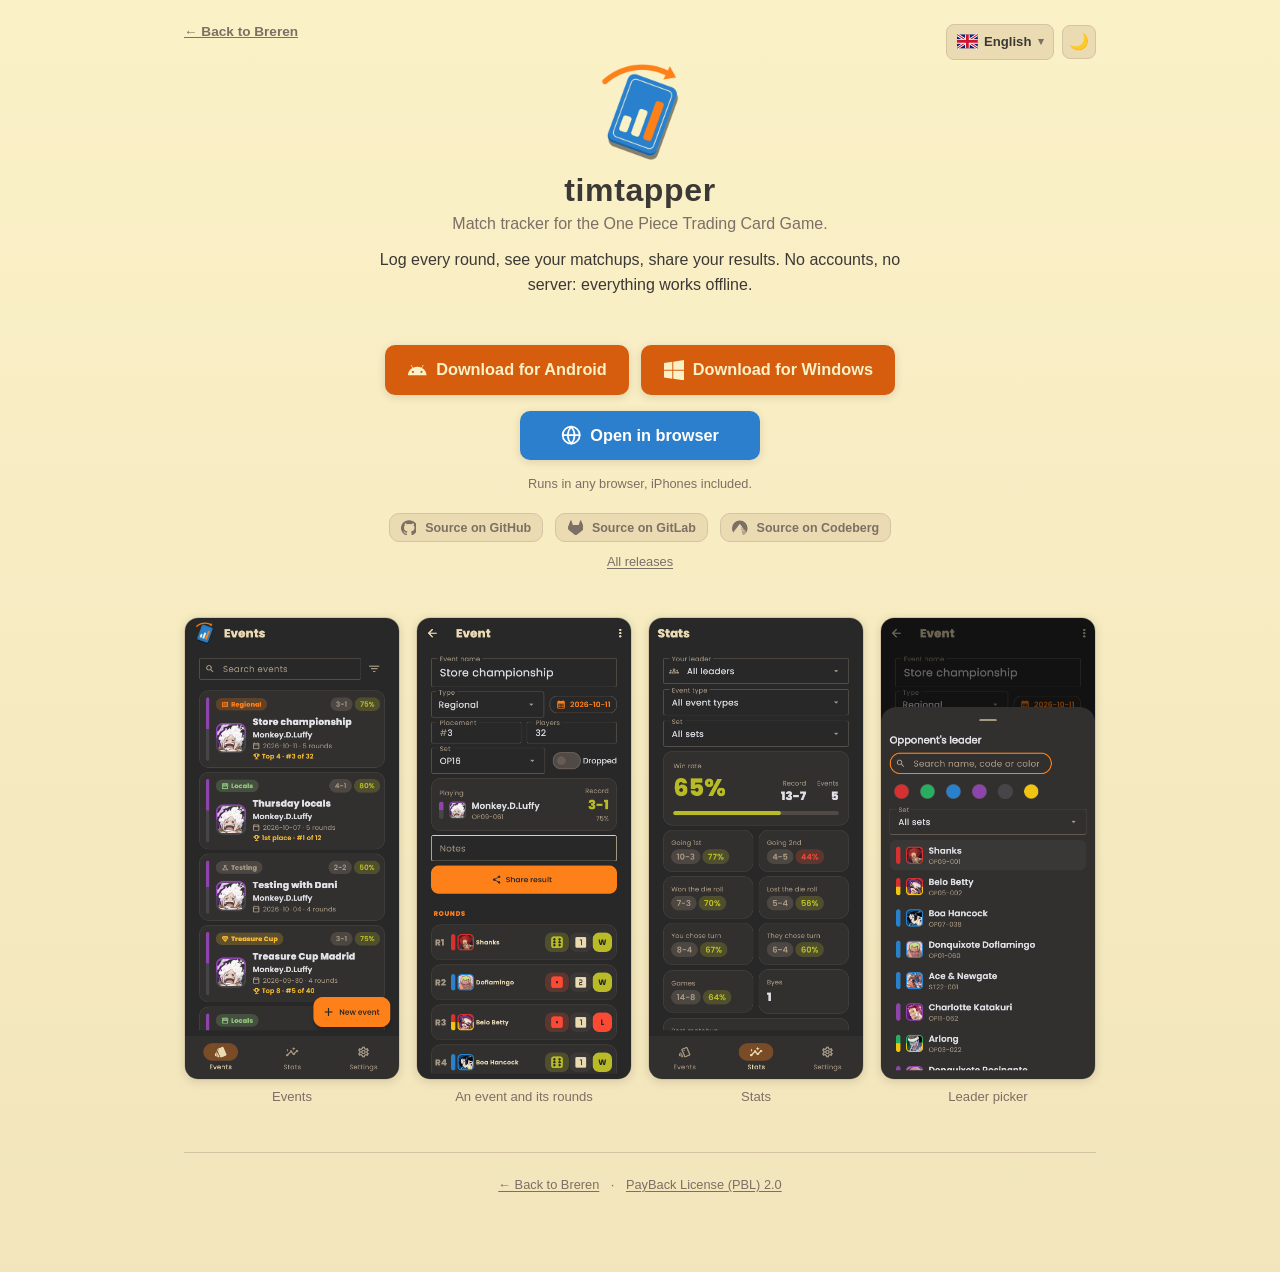
<file: public/timtapper/index.html>
<!doctype html>
<html lang="gl">
<head>
<meta charset="utf-8">
<meta name="viewport" content="width=device-width, initial-scale=1">
<meta name="color-scheme" content="light dark">
<script>
(function () {
  var t = localStorage.getItem('breren-theme');
  if (!t) t = matchMedia('(prefers-color-scheme: dark)').matches ? 'dark' : 'light';
  document.documentElement.setAttribute('data-theme', t);
})();
</script>
<style>
  html[data-theme="dark"] { background: #282828; }
  html[data-theme="light"] { background: #fbf1c7; }
</style>
<title>timtapper</title>
<meta name="description" content="timtapper: match tracker for the One Piece Trading Card Game. Android, Windows and the browser, fully offline.">
<link rel="icon" type="image/png" href="../icons/timtapper.png">
<link rel="stylesheet" href="../common.css">
<style>
  .home-link {
    position: absolute;
    top: 1.5rem;
    left: 1.5rem;
    font: inherit;
    font-size: 0.85rem;
    font-weight: 600;
    color: var(--fg-muted);
  }
  .app-icon {
    display: block;
    width: 96px;
    height: 96px;
    margin: 0 auto 0.75rem;
  }
  h1 { text-transform: none; letter-spacing: 0.02em; }
  .intro {
    max-width: 34rem;
    margin: 0.9rem auto 0;
    line-height: 1.55;
  }
  .cta-row {
    display: flex;
    flex-wrap: wrap;
    justify-content: center;
    gap: 0.75rem;
  }
  .cta-row-primary { margin-bottom: 1rem; }
  .cta-row-sources { margin-bottom: 0.75rem; }
  .btn {
    display: inline-flex;
    align-items: center;
    gap: 0.55rem;
    border-radius: 10px;
    text-decoration: none;
    font-weight: 700;
    transition: transform 0.12s ease, box-shadow 0.12s ease, border-color 0.12s ease;
  }
  .btn svg { flex: none; width: 1.25em; height: 1.25em; }
  .btn-lg {
    padding: 0.9rem 1.4rem;
    font-size: 1.02rem;
    min-width: 15rem;
    justify-content: center;
    box-shadow: 0 2px 8px var(--shadow);
  }
  .btn-lg:hover { transform: translateY(-2px); box-shadow: 0 6px 16px var(--shadow); }
  .btn-download {
    background: var(--accent);
    color: var(--bg);
  }
  .btn-browser {
    background: #2b7fcc;
    color: #ffffff;
  }
  .btn-sm {
    padding: 0.35rem 0.7rem;
    font-size: 0.78rem;
    font-weight: 600;
    color: var(--fg-muted);
    border: 1px solid var(--card-border);
    background: var(--card-bg);
  }
  .btn-sm:hover { border-color: var(--accent); color: var(--fg); }
  .browser-note, .version-note {
    text-align: center;
    font-size: 0.8rem;
    color: var(--fg-muted);
    margin: 0 0 1.4rem;
  }
  .version-note a { color: var(--fg-muted); text-underline-offset: 2px; }
  .version-note a:hover { color: var(--accent); }
  .shots {
    display: grid;
    grid-template-columns: repeat(auto-fit, minmax(min(150px, 100%), 1fr));
    gap: 1.25rem 1rem;
    margin-top: 3rem;
  }
  .shots figure { margin: 0; text-align: center; }
  .shots img {
    display: block;
    width: 100%;
    max-width: 220px;
    margin: 0 auto;
    border-radius: 14px;
    border: 1px solid var(--card-border);
    box-shadow: 0 2px 8px var(--shadow);
  }
  .shots figcaption {
    margin-top: 0.55rem;
    font-size: 0.82rem;
    color: var(--fg-muted);
  }
  @media (max-width: 560px) {
    main { padding: 5rem 1rem 4rem; }
    .btn-lg { min-width: 0; width: 100%; }
  }
</style>
</head>
<body>
<main>
  <a class="home-link" id="home-link" href="../"></a>
  <div class="toolbar">
    <div class="lang-picker">
      <button class="lang-trigger" id="lang-trigger" type="button" aria-haspopup="listbox" aria-expanded="false">
        <span class="flag" id="lang-trigger-flag"></span>
        <span id="lang-trigger-name"></span>
        <span class="chevron">▾</span>
      </button>
      <ul class="lang-menu" id="lang-menu" role="listbox" hidden></ul>
    </div>
    <button class="theme-btn" id="theme-toggle" type="button"></button>
  </div>
  <header>
    <img class="app-icon" src="../icons/timtapper.png" alt="">
    <h1>timtapper</h1>
    <p class="tagline" id="page-tagline"></p>
    <p class="intro" id="page-intro"></p>
  </header>

  <div class="cta-row cta-row-primary">
    <a class="btn btn-lg btn-download" id="dl-android" href="https://github.com/Ran-n/timtapper/releases/latest">
      <svg viewBox="0 0 24 24" fill="currentColor" aria-hidden="true"><path d="M17.6 9.48 19.44 6.3a.38.38 0 0 0-.66-.38l-1.86 3.22a11.5 11.5 0 0 0-9.84 0L5.22 5.92a.38.38 0 0 0-.66.38L6.4 9.48A10.8 10.8 0 0 0 1 18h22a10.8 10.8 0 0 0-5.4-8.52ZM7 15.25a1.25 1.25 0 1 1 0-2.5 1.25 1.25 0 0 1 0 2.5Zm10 0a1.25 1.25 0 1 1 0-2.5 1.25 1.25 0 0 1 0 2.5Z"/></svg>
      <span id="dl-android-label"></span>
    </a>
    <a class="btn btn-lg btn-download" id="dl-windows" href="https://github.com/Ran-n/timtapper/releases/latest">
      <svg viewBox="0 0 24 24" fill="currentColor" aria-hidden="true"><path d="M0 3.45 9.75 2.1v9.45H0V3.45Zm10.95-1.5L24 0v11.4H10.95V1.95ZM0 12.6h9.75v9.45L0 20.7v-8.1Zm10.95 0H24V24l-13.05-1.8V12.6Z"/></svg>
      <span id="dl-windows-label"></span>
    </a>
  </div>
  <div class="cta-row cta-row-primary">
    <a class="btn btn-lg btn-browser" id="open-browser" href="https://ran-n.github.io/timtapper/">
      <svg viewBox="0 0 24 24" fill="none" stroke="currentColor" stroke-width="2" stroke-linecap="round" stroke-linejoin="round" aria-hidden="true"><circle cx="12" cy="12" r="10"/><path d="M2 12h20"/><path d="M12 2a15.3 15.3 0 0 1 4 10 15.3 15.3 0 0 1-4 10 15.3 15.3 0 0 1-4-10 15.3 15.3 0 0 1 4-10Z"/></svg>
      <span id="open-browser-label"></span>
    </a>
  </div>
  <p class="browser-note" id="browser-note"></p>

  <div class="cta-row cta-row-sources">
    <a class="btn btn-sm" href="https://github.com/Ran-n/timtapper" target="_blank" rel="noopener">
      <svg viewBox="0 0 24 24" fill="currentColor" aria-hidden="true"><path d="M12 .3a12 12 0 0 0-3.8 23.4c.6.1.8-.3.8-.6v-2.2c-3.3.7-4-1.6-4-1.6-.6-1.4-1.4-1.8-1.4-1.8-1.1-.8.1-.7.1-.7 1.2.1 1.9 1.3 1.9 1.3 1.1 1.9 2.9 1.3 3.6 1 .1-.8.4-1.3.8-1.6-2.7-.3-5.4-1.3-5.4-5.9 0-1.3.5-2.4 1.3-3.2-.1-.3-.6-1.6.1-3.2 0 0 1.1-.3 3.5 1.3a12 12 0 0 1 6.4 0c2.4-1.6 3.5-1.3 3.5-1.3.7 1.6.2 2.9.1 3.2.8.8 1.3 1.9 1.3 3.2 0 4.6-2.7 5.6-5.4 5.9.4.4.8 1.1.8 2.2v3.3c0 .3.2.7.8.6A12 12 0 0 0 12 .3Z"/></svg>
      <span id="src-github"></span>
    </a>
    <a class="btn btn-sm" href="https://gitlab.com/Ran-n/timtapper" target="_blank" rel="noopener">
      <svg viewBox="0 0 24 24" fill="currentColor" aria-hidden="true"><path d="m23.6004 9.5927-.0337-.0862L20.3.9814a.851.851 0 0 0-.3362-.405.8748.8748 0 0 0-.9997.0539.8748.8748 0 0 0-.29.4399l-2.2055 6.748H7.5375l-2.2057-6.748a.8573.8573 0 0 0-.29-.4412.8748.8748 0 0 0-.9997-.0537.8585.8585 0 0 0-.3362.4049L.4332 9.5015l-.0325.0862a6.0657 6.0657 0 0 0 2.0119 7.0105l.0113.0087.03.0213 4.976 3.7264 2.462 1.8633 1.4995 1.1321a1.0085 1.0085 0 0 0 1.2197 0l1.4995-1.1321 2.4619-1.8633 5.006-3.7489.0125-.01a6.0682 6.0682 0 0 0 2.0094-7.003z"/></svg>
      <span id="src-gitlab"></span>
    </a>
    <a class="btn btn-sm" href="https://codeberg.org/ran-n/timtapper" target="_blank" rel="noopener">
      <svg viewBox="0 0 24 24" fill="currentColor" aria-hidden="true"><path d="M11.999.747A11.974 11.974 0 0 0 0 12.75c0 2.254.635 4.465 1.833 6.376L11.837 6.19c.072-.092.251-.092.323 0l4.178 5.402h-2.992l.065.239h3.113l.882 1.138h-3.674l.103.374h3.86l.777 1.003h-4.358l.135.483h4.593l.695.894h-5.038l.165.589h5.326l.609.785h-5.717l.182.65h6.038l.562.727h-6.397l.183.65h6.717A12.003 12.003 0 0 0 24 12.75 11.977 11.977 0 0 0 11.999.747zm3.654 19.104.182.65h5.326c.173-.204.353-.433.513-.65zm.385 1.377.18.65h3.563c.233-.198.485-.428.712-.65zm.383 1.377.182.648h1.203c.356-.204.685-.412 1.042-.648zz"/></svg>
      <span id="src-codeberg"></span>
    </a>
  </div>
  <p class="version-note">
    <a href="https://github.com/Ran-n/timtapper/releases" target="_blank" rel="noopener" id="all-releases"></a><span id="version-tag"></span>
  </p>

  <section class="shots">
    <figure><img src="screenshots/events.png" alt="" loading="lazy"><figcaption id="cap-events"></figcaption></figure>
    <figure><img src="screenshots/event.png" alt="" loading="lazy"><figcaption id="cap-event"></figcaption></figure>
    <figure><img src="screenshots/stats.png" alt="" loading="lazy"><figcaption id="cap-stats"></figcaption></figure>
    <figure><img src="screenshots/picker.png" alt="" loading="lazy"><figcaption id="cap-picker"></figcaption></figure>
  </section>

  <footer>
    <a id="home-link-2" href="../"></a>
    <span class="footer-sep">·</span>
    <a id="license-link" href="/licenses/pbl">PayBack License (PBL) 2.0</a>
  </footer>
</main>
<script src="../common.js"></script>
<script>
(function () {
  var REPO = 'Ran-n/timtapper';
  var RELEASES_API = 'https://api.github.com/repos/' + REPO + '/releases/latest';
  // The web build's address. Like tyche.breren.com it gets the visitor's
  // lang/theme via ?lang=&theme=; swap this for timtapper.breren.com once
  // the web build is served there.
  var WEB_APP_URL = 'https://ran-n.github.io/timtapper/';
  // Release asset suffixes behind each download button (the names are
  // versioned, e.g. timtapper-1.3.0-universal.apk, so they're resolved
  // from the latest release at runtime; until then the buttons point at
  // the releases/latest page, which is also the fallback on failure).
  var ASSET_SUFFIX = { 'dl-android': '-universal.apk', 'dl-windows': '-windows-x64.zip' };

  var STRINGS = {
    gl: {
      pageTitle: 'timtapper — rexistro de partidas de One Piece TCG',
      tagline: 'Rexistro de partidas para o One Piece Trading Card Game.',
      intro: 'Anota cada rolda, consulta os teus enfrontamentos e comparte os resultados. Sen contas nin servidor: todo funciona sen conexión.',
      dlAndroid: 'Descargar para Android',
      dlWindows: 'Descargar para Windows',
      openBrowser: 'Abrir no navegador',
      browserNote: 'Funciona en calquera navegador, iPhone incluído.',
      srcGithub: 'Código en GitHub',
      srcGitlab: 'Código en GitLab',
      srcCodeberg: 'Código en Codeberg',
      allReleases: 'Todas as versións',
      capEvents: 'Eventos',
      capEvent: 'Un evento e as súas roldas',
      capStats: 'Estatísticas',
      capPicker: 'Selector de líderes'
    },
    en: {
      pageTitle: 'timtapper — One Piece TCG match tracker',
      tagline: 'Match tracker for the One Piece Trading Card Game.',
      intro: 'Log every round, see your matchups, share your results. No accounts, no server: everything works offline.',
      dlAndroid: 'Download for Android',
      dlWindows: 'Download for Windows',
      openBrowser: 'Open in browser',
      browserNote: 'Runs in any browser, iPhones included.',
      srcGithub: 'Source on GitHub',
      srcGitlab: 'Source on GitLab',
      srcCodeberg: 'Source on Codeberg',
      allReleases: 'All releases',
      capEvents: 'Events',
      capEvent: 'An event and its rounds',
      capStats: 'Stats',
      capPicker: 'Leader picker'
    },
    eo: {
      pageTitle: 'timtapper — registrilo de matĉoj por One Piece TCG',
      tagline: 'Registrilo de matĉoj por la One Piece Trading Card Game.',
      intro: 'Notu ĉiun rondon, vidu viajn kontraŭulojn, kunhavigu viajn rezultojn. Sen kontoj, sen servilo: ĉio funkcias senrete.',
      dlAndroid: 'Elŝuti por Android',
      dlWindows: 'Elŝuti por Windows',
      openBrowser: 'Malfermi en retumilo',
      browserNote: 'Funkcias en iu ajn retumilo, ankaŭ en iPhone.',
      srcGithub: 'Fontkodo ĉe GitHub',
      srcGitlab: 'Fontkodo ĉe GitLab',
      srcCodeberg: 'Fontkodo ĉe Codeberg',
      allReleases: 'Ĉiuj eldonoj',
      capEvents: 'Eventoj',
      capEvent: 'Evento kaj ĝiaj rondoj',
      capStats: 'Statistikoj',
      capPicker: 'Elektilo de gvidantoj'
    },
    es: {
      pageTitle: 'timtapper — registro de partidas de One Piece TCG',
      tagline: 'Registro de partidas para el One Piece Trading Card Game.',
      intro: 'Anota cada ronda, consulta tus enfrentamientos y comparte tus resultados. Sin cuentas ni servidor: todo funciona sin conexión.',
      dlAndroid: 'Descargar para Android',
      dlWindows: 'Descargar para Windows',
      openBrowser: 'Abrir en el navegador',
      browserNote: 'Funciona en cualquier navegador, iPhone incluido.',
      srcGithub: 'Código en GitHub',
      srcGitlab: 'Código en GitLab',
      srcCodeberg: 'Código en Codeberg',
      allReleases: 'Todas las versiones',
      capEvents: 'Eventos',
      capEvent: 'Un evento y sus rondas',
      capStats: 'Estadísticas',
      capPicker: 'Selector de líderes'
    },
    fr: {
      pageTitle: 'timtapper — suivi de parties One Piece TCG',
      tagline: 'Suivi de parties pour le One Piece Trading Card Game.',
      intro: 'Notez chaque ronde, consultez vos matchups, partagez vos résultats. Ni compte ni serveur : tout fonctionne hors ligne.',
      dlAndroid: 'Télécharger pour Android',
      dlWindows: 'Télécharger pour Windows',
      openBrowser: 'Ouvrir dans le navigateur',
      browserNote: 'Fonctionne dans tout navigateur, iPhone compris.',
      srcGithub: 'Code source sur GitHub',
      srcGitlab: 'Code source sur GitLab',
      srcCodeberg: 'Code source sur Codeberg',
      allReleases: 'Toutes les versions',
      capEvents: 'Événements',
      capEvent: 'Un événement et ses rondes',
      capStats: 'Statistiques',
      capPicker: 'Choix du leader'
    },
    pt: {
      pageTitle: 'timtapper — registo de partidas de One Piece TCG',
      tagline: 'Registo de partidas para o One Piece Trading Card Game.',
      intro: 'Regista cada ronda, vê os teus confrontos e partilha os resultados. Sem contas nem servidor: tudo funciona offline.',
      dlAndroid: 'Transferir para Android',
      dlWindows: 'Transferir para Windows',
      openBrowser: 'Abrir no navegador',
      browserNote: 'Funciona em qualquer navegador, incluindo iPhone.',
      srcGithub: 'Código no GitHub',
      srcGitlab: 'Código no GitLab',
      srcCodeberg: 'Código no Codeberg',
      allReleases: 'Todas as versões',
      capEvents: 'Eventos',
      capEvent: 'Um evento e as suas rondas',
      capStats: 'Estatísticas',
      capPicker: 'Seletor de líderes'
    },
    de: {
      pageTitle: 'timtapper — Match-Tracker für One Piece TCG',
      tagline: 'Match-Tracker für das One Piece Trading Card Game.',
      intro: 'Erfasse jede Runde, sieh deine Matchups, teile deine Ergebnisse. Kein Konto, kein Server: alles funktioniert offline.',
      dlAndroid: 'Für Android herunterladen',
      dlWindows: 'Für Windows herunterladen',
      openBrowser: 'Im Browser öffnen',
      browserNote: 'Läuft in jedem Browser, auch auf dem iPhone.',
      srcGithub: 'Quellcode auf GitHub',
      srcGitlab: 'Quellcode auf GitLab',
      srcCodeberg: 'Quellcode auf Codeberg',
      allReleases: 'Alle Versionen',
      capEvents: 'Events',
      capEvent: 'Ein Event und seine Runden',
      capStats: 'Statistiken',
      capPicker: 'Leader-Auswahl'
    },
    it: {
      pageTitle: 'timtapper — registro partite di One Piece TCG',
      tagline: 'Registro partite per il One Piece Trading Card Game.',
      intro: 'Annota ogni turno, guarda i tuoi matchup, condividi i risultati. Niente account né server: tutto funziona offline.',
      dlAndroid: 'Scarica per Android',
      dlWindows: 'Scarica per Windows',
      openBrowser: 'Apri nel browser',
      browserNote: 'Funziona in qualsiasi browser, iPhone compreso.',
      srcGithub: 'Codice su GitHub',
      srcGitlab: 'Codice su GitLab',
      srcCodeberg: 'Codice su Codeberg',
      allReleases: 'Tutte le versioni',
      capEvents: 'Eventi',
      capEvent: 'Un evento e i suoi turni',
      capStats: 'Statistiche',
      capPicker: 'Selettore di leader'
    },
    ru: {
      pageTitle: 'timtapper — учёт матчей One Piece TCG',
      tagline: 'Учёт матчей для One Piece Trading Card Game.',
      intro: 'Записывайте каждый раунд, смотрите статистику против соперников, делитесь результатами. Без аккаунтов и сервера: всё работает офлайн.',
      dlAndroid: 'Скачать для Android',
      dlWindows: 'Скачать для Windows',
      openBrowser: 'Открыть в браузере',
      browserNote: 'Работает в любом браузере, включая iPhone.',
      srcGithub: 'Исходный код на GitHub',
      srcGitlab: 'Исходный код на GitLab',
      srcCodeberg: 'Исходный код на Codeberg',
      allReleases: 'Все версии',
      capEvents: 'События',
      capEvent: 'Событие и его раунды',
      capStats: 'Статистика',
      capPicker: 'Выбор лидера'
    },
    zh: {
      pageTitle: 'timtapper — One Piece TCG 对局记录',
      tagline: 'One Piece 集换式卡牌游戏的对局记录工具。',
      intro: '记录每一轮,查看对阵数据,分享你的战绩。无需账号,无需服务器:完全离线运行。',
      dlAndroid: '下载 Android 版',
      dlWindows: '下载 Windows 版',
      openBrowser: '在浏览器中打开',
      browserNote: '可在任何浏览器中运行,包括 iPhone。',
      srcGithub: '在 GitHub 上查看源代码',
      srcGitlab: '在 GitLab 上查看源代码',
      srcCodeberg: '在 Codeberg 上查看源代码',
      allReleases: '所有版本',
      capEvents: '赛事',
      capEvent: '一场赛事及其轮次',
      capStats: '统计',
      capPicker: '领袖选择'
    },
    ja: {
      pageTitle: 'timtapper — ワンピースカードゲーム対戦記録',
      tagline: 'ONE PIECEカードゲームの対戦記録アプリ。',
      intro: '毎ラウンドを記録し、対面ごとの成績を確認し、結果をシェア。アカウントもサーバーも不要で、すべてオフラインで動作します。',
      dlAndroid: 'Android 版をダウンロード',
      dlWindows: 'Windows 版をダウンロード',
      openBrowser: 'ブラウザで開く',
      browserNote: 'iPhone を含むあらゆるブラウザで動作します。',
      srcGithub: 'GitHub でソースを見る',
      srcGitlab: 'GitLab でソースを見る',
      srcCodeberg: 'Codeberg でソースを見る',
      allReleases: 'すべてのリリース',
      capEvents: 'イベント',
      capEvent: 'イベントとそのラウンド',
      capStats: '統計',
      capPicker: 'リーダー選択'
    },
    ko: {
      pageTitle: 'timtapper — 원피스 카드게임 대전 기록',
      tagline: '원피스 트레이딩 카드 게임 대전 기록 앱.',
      intro: '모든 라운드를 기록하고, 상대별 전적을 보고, 결과를 공유하세요. 계정도 서버도 없이 모두 오프라인으로 작동합니다.',
      dlAndroid: 'Android용 다운로드',
      dlWindows: 'Windows용 다운로드',
      openBrowser: '브라우저에서 열기',
      browserNote: 'iPhone을 포함한 모든 브라우저에서 실행됩니다.',
      srcGithub: 'GitHub에서 소스 보기',
      srcGitlab: 'GitLab에서 소스 보기',
      srcCodeberg: 'Codeberg에서 소스 보기',
      allReleases: '모든 릴리스',
      capEvents: '이벤트',
      capEvent: '이벤트와 라운드',
      capStats: '통계',
      capPicker: '리더 선택'
    },
    ar: {
      pageTitle: 'timtapper — متتبع مباريات One Piece TCG',
      tagline: 'متتبع مباريات للعبة بطاقات One Piece.',
      intro: 'سجّل كل جولة، واطّلع على نتائجك أمام كل خصم، وشارك نتائجك. بلا حسابات ولا خادم: كل شيء يعمل دون اتصال.',
      dlAndroid: 'تنزيل لنظام Android',
      dlWindows: 'تنزيل لنظام Windows',
      openBrowser: 'فتح في المتصفح',
      browserNote: 'يعمل في أي متصفح، بما في ذلك iPhone.',
      srcGithub: 'الشيفرة على GitHub',
      srcGitlab: 'الشيفرة على GitLab',
      srcCodeberg: 'الشيفرة على Codeberg',
      allReleases: 'كل الإصدارات',
      capEvents: 'الفعاليات',
      capEvent: 'فعالية وجولاتها',
      capStats: 'الإحصائيات',
      capPicker: 'اختيار القائد'
    },
    hi: {
      pageTitle: 'timtapper — One Piece TCG मैच ट्रैकर',
      tagline: 'One Piece ट्रेडिंग कार्ड गेम के लिए मैच ट्रैकर।',
      intro: 'हर राउंड दर्ज करें, अपने मुकाबले देखें, अपने नतीजे साझा करें। न खाता, न सर्वर: सब कुछ ऑफ़लाइन चलता है।',
      dlAndroid: 'Android के लिए डाउनलोड करें',
      dlWindows: 'Windows के लिए डाउनलोड करें',
      openBrowser: 'ब्राउज़र में खोलें',
      browserNote: 'किसी भी ब्राउज़र में चलता है, iPhone सहित।',
      srcGithub: 'GitHub पर सोर्स',
      srcGitlab: 'GitLab पर सोर्स',
      srcCodeberg: 'Codeberg पर सोर्स',
      allReleases: 'सभी रिलीज़',
      capEvents: 'इवेंट',
      capEvent: 'एक इवेंट और उसके राउंड',
      capStats: 'आँकड़े',
      capPicker: 'लीडर चयन'
    },
    bn: {
      pageTitle: 'timtapper — One Piece TCG ম্যাচ ট্র্যাকার',
      tagline: 'One Piece ট্রেডিং কার্ড গেমের জন্য ম্যাচ ট্র্যাকার।',
      intro: 'প্রতিটি রাউন্ড লিখে রাখুন, প্রতিপক্ষভিত্তিক ফল দেখুন, ফলাফল শেয়ার করুন। কোনো অ্যাকাউন্ট বা সার্ভার নেই: সবকিছু অফলাইনে চলে।',
      dlAndroid: 'Android-এর জন্য ডাউনলোড করুন',
      dlWindows: 'Windows-এর জন্য ডাউনলোড করুন',
      openBrowser: 'ব্রাউজারে খুলুন',
      browserNote: 'iPhone সহ যেকোনো ব্রাউজারে চলে।',
      srcGithub: 'GitHub-এ সোর্স',
      srcGitlab: 'GitLab-এ সোর্স',
      srcCodeberg: 'Codeberg-এ সোর্স',
      allReleases: 'সব রিলিজ',
      capEvents: 'ইভেন্ট',
      capEvent: 'একটি ইভেন্ট ও তার রাউন্ড',
      capStats: 'পরিসংখ্যান',
      capPicker: 'লিডার নির্বাচন'
    },
    ur: {
      pageTitle: 'timtapper — One Piece TCG میچ ٹریکر',
      tagline: 'One Piece ٹریڈنگ کارڈ گیم کے لیے میچ ٹریکر۔',
      intro: 'ہر راؤنڈ درج کریں، اپنے مقابلے دیکھیں، اپنے نتائج شیئر کریں۔ نہ اکاؤنٹ، نہ سرور: سب کچھ آف لائن چلتا ہے۔',
      dlAndroid: 'Android کے لیے ڈاؤن لوڈ کریں',
      dlWindows: 'Windows کے لیے ڈاؤن لوڈ کریں',
      openBrowser: 'براؤزر میں کھولیں',
      browserNote: 'کسی بھی براؤزر میں چلتا ہے، iPhone سمیت۔',
      srcGithub: 'GitHub پر سورس',
      srcGitlab: 'GitLab پر سورس',
      srcCodeberg: 'Codeberg پر سورس',
      allReleases: 'تمام ریلیزز',
      capEvents: 'ایونٹس',
      capEvent: 'ایک ایونٹ اور اس کے راؤنڈ',
      capStats: 'اعداد و شمار',
      capPicker: 'لیڈر کا انتخاب'
    },
    fa: {
      pageTitle: 'timtapper — ثبت مسابقات One Piece TCG',
      tagline: 'ثبت مسابقات برای بازی کارتی One Piece.',
      intro: 'هر دور را ثبت کنید، نتایج خود را در برابر هر حریف ببینید و نتایج را به اشتراک بگذارید. بدون حساب و بدون سرور: همه‌چیز آفلاین کار می‌کند.',
      dlAndroid: 'دانلود برای Android',
      dlWindows: 'دانلود برای Windows',
      openBrowser: 'باز کردن در مرورگر',
      browserNote: 'در هر مرورگری اجرا می‌شود، از جمله iPhone.',
      srcGithub: 'کد منبع در GitHub',
      srcGitlab: 'کد منبع در GitLab',
      srcCodeberg: 'کد منبع در Codeberg',
      allReleases: 'همه نسخه‌ها',
      capEvents: 'رویدادها',
      capEvent: 'یک رویداد و دورهای آن',
      capStats: 'آمار',
      capPicker: 'انتخاب رهبر'
    },
    tr: {
      pageTitle: 'timtapper — One Piece TCG maç takipçisi',
      tagline: 'One Piece Trading Card Game için maç takipçisi.',
      intro: 'Her turu kaydet, eşleşmelerini gör, sonuçlarını paylaş. Hesap yok, sunucu yok: her şey çevrimdışı çalışır.',
      dlAndroid: 'Android için indir',
      dlWindows: 'Windows için indir',
      openBrowser: 'Tarayıcıda aç',
      browserNote: 'iPhone dahil her tarayıcıda çalışır.',
      srcGithub: 'GitHub’da kaynak kod',
      srcGitlab: 'GitLab’da kaynak kod',
      srcCodeberg: 'Codeberg’de kaynak kod',
      allReleases: 'Tüm sürümler',
      capEvents: 'Etkinlikler',
      capEvent: 'Bir etkinlik ve turları',
      capStats: 'İstatistikler',
      capPicker: 'Lider seçici'
    },
    vi: {
      pageTitle: 'timtapper — theo dõi trận đấu One Piece TCG',
      tagline: 'Ứng dụng theo dõi trận đấu cho One Piece Trading Card Game.',
      intro: 'Ghi lại từng vòng, xem thành tích theo đối thủ, chia sẻ kết quả. Không tài khoản, không máy chủ: mọi thứ chạy ngoại tuyến.',
      dlAndroid: 'Tải về cho Android',
      dlWindows: 'Tải về cho Windows',
      openBrowser: 'Mở trong trình duyệt',
      browserNote: 'Chạy trên mọi trình duyệt, kể cả iPhone.',
      srcGithub: 'Mã nguồn trên GitHub',
      srcGitlab: 'Mã nguồn trên GitLab',
      srcCodeberg: 'Mã nguồn trên Codeberg',
      allReleases: 'Tất cả phiên bản',
      capEvents: 'Sự kiện',
      capEvent: 'Một sự kiện và các vòng đấu',
      capStats: 'Thống kê',
      capPicker: 'Chọn leader'
    },
    id: {
      pageTitle: 'timtapper — pencatat pertandingan One Piece TCG',
      tagline: 'Pencatat pertandingan untuk One Piece Trading Card Game.',
      intro: 'Catat setiap ronde, lihat hasil melawan tiap lawan, bagikan hasilmu. Tanpa akun, tanpa server: semuanya berjalan offline.',
      dlAndroid: 'Unduh untuk Android',
      dlWindows: 'Unduh untuk Windows',
      openBrowser: 'Buka di browser',
      browserNote: 'Berjalan di browser apa pun, termasuk iPhone.',
      srcGithub: 'Kode sumber di GitHub',
      srcGitlab: 'Kode sumber di GitLab',
      srcCodeberg: 'Kode sumber di Codeberg',
      allReleases: 'Semua rilis',
      capEvents: 'Acara',
      capEvent: 'Sebuah acara dan rondenya',
      capStats: 'Statistik',
      capPicker: 'Pemilih leader'
    },
    th: {
      pageTitle: 'timtapper — บันทึกการแข่งขัน One Piece TCG',
      tagline: 'แอปบันทึกการแข่งขันสำหรับ One Piece Trading Card Game',
      intro: 'บันทึกทุกรอบ ดูผลการเจอกับคู่แข่งแต่ละแบบ และแชร์ผลการแข่งขัน ไม่ต้องมีบัญชีหรือเซิร์ฟเวอร์ ทุกอย่างทำงานแบบออฟไลน์',
      dlAndroid: 'ดาวน์โหลดสำหรับ Android',
      dlWindows: 'ดาวน์โหลดสำหรับ Windows',
      openBrowser: 'เปิดในเบราว์เซอร์',
      browserNote: 'ใช้งานได้ในทุกเบราว์เซอร์ รวมถึง iPhone',
      srcGithub: 'ซอร์สโค้ดบน GitHub',
      srcGitlab: 'ซอร์สโค้ดบน GitLab',
      srcCodeberg: 'ซอร์สโค้ดบน Codeberg',
      allReleases: 'ทุกเวอร์ชัน',
      capEvents: 'อีเวนต์',
      capEvent: 'อีเวนต์และรอบการแข่งขัน',
      capStats: 'สถิติ',
      capPicker: 'ตัวเลือกลีดเดอร์'
    },
    sw: {
      pageTitle: 'timtapper — kifuatiliaji cha mechi za One Piece TCG',
      tagline: 'Kifuatiliaji cha mechi kwa One Piece Trading Card Game.',
      intro: 'Rekodi kila raundi, ona matokeo dhidi ya kila mpinzani, shiriki matokeo yako. Hakuna akaunti wala seva: kila kitu hufanya kazi nje ya mtandao.',
      dlAndroid: 'Pakua kwa Android',
      dlWindows: 'Pakua kwa Windows',
      openBrowser: 'Fungua kwenye kivinjari',
      browserNote: 'Hufanya kazi kwenye kivinjari chochote, pamoja na iPhone.',
      srcGithub: 'Msimbo kwenye GitHub',
      srcGitlab: 'Msimbo kwenye GitLab',
      srcCodeberg: 'Msimbo kwenye Codeberg',
      allReleases: 'Matoleo yote',
      capEvents: 'Matukio',
      capEvent: 'Tukio na raundi zake',
      capStats: 'Takwimu',
      capPicker: 'Kichagua kiongozi'
    },
    te: {
      pageTitle: 'timtapper — One Piece TCG మ్యాచ్ ట్రాకర్',
      tagline: 'One Piece ట్రేడింగ్ కార్డ్ గేమ్ కోసం మ్యాచ్ ట్రాకర్.',
      intro: 'ప్రతి రౌండ్‌ను నమోదు చేయండి, ప్రత్యర్థుల వారీగా ఫలితాలు చూడండి, మీ ఫలితాలను పంచుకోండి. ఖాతా లేదు, సర్వర్ లేదు: అంతా ఆఫ్‌లైన్‌లో పనిచేస్తుంది.',
      dlAndroid: 'Android కోసం డౌన్‌లోడ్ చేయండి',
      dlWindows: 'Windows కోసం డౌన్‌లోడ్ చేయండి',
      openBrowser: 'బ్రౌజర్‌లో తెరవండి',
      browserNote: 'iPhone తో సహా ఏ బ్రౌజర్‌లోనైనా పనిచేస్తుంది.',
      srcGithub: 'GitHub లో సోర్స్',
      srcGitlab: 'GitLab లో సోర్స్',
      srcCodeberg: 'Codeberg లో సోర్స్',
      allReleases: 'అన్ని విడుదలలు',
      capEvents: 'ఈవెంట్‌లు',
      capEvent: 'ఒక ఈవెంట్ మరియు దాని రౌండ్‌లు',
      capStats: 'గణాంకాలు',
      capPicker: 'లీడర్ ఎంపిక'
    },
    ta: {
      pageTitle: 'timtapper — One Piece TCG போட்டி டிராக்கர்',
      tagline: 'One Piece டிரேடிங் கார்டு கேமிற்கான போட்டி டிராக்கர்.',
      intro: 'ஒவ்வொரு சுற்றையும் பதிவு செய்யுங்கள், எதிராளிகள் வாரியான முடிவுகளைப் பாருங்கள், உங்கள் முடிவுகளைப் பகிருங்கள். கணக்கு இல்லை, சர்வர் இல்லை: அனைத்தும் ஆஃப்லைனில் இயங்கும்.',
      dlAndroid: 'Android-க்கு பதிவிறக்கு',
      dlWindows: 'Windows-க்கு பதிவிறக்கு',
      openBrowser: 'உலாவியில் திற',
      browserNote: 'iPhone உட்பட எந்த உலாவியிலும் இயங்கும்.',
      srcGithub: 'GitHub-இல் மூலக் குறியீடு',
      srcGitlab: 'GitLab-இல் மூலக் குறியீடு',
      srcCodeberg: 'Codeberg-இல் மூலக் குறியீடு',
      allReleases: 'அனைத்து வெளியீடுகள்',
      capEvents: 'நிகழ்வுகள்',
      capEvent: 'ஒரு நிகழ்வும் அதன் சுற்றுகளும்',
      capStats: 'புள்ளிவிவரங்கள்',
      capPicker: 'லீடர் தேர்வு'
    },
    pa: {
      pageTitle: 'timtapper — One Piece TCG ਮੈਚ ਟ੍ਰੈਕਰ',
      tagline: 'One Piece ਟ੍ਰੇਡਿੰਗ ਕਾਰਡ ਗੇਮ ਲਈ ਮੈਚ ਟ੍ਰੈਕਰ।',
      intro: 'ਹਰ ਰਾਊਂਡ ਦਰਜ ਕਰੋ, ਆਪਣੇ ਮੁਕਾਬਲੇ ਵੇਖੋ, ਆਪਣੇ ਨਤੀਜੇ ਸਾਂਝੇ ਕਰੋ। ਨਾ ਖਾਤਾ, ਨਾ ਸਰਵਰ: ਸਭ ਕੁਝ ਔਫਲਾਈਨ ਚੱਲਦਾ ਹੈ।',
      dlAndroid: 'Android ਲਈ ਡਾਊਨਲੋਡ ਕਰੋ',
      dlWindows: 'Windows ਲਈ ਡਾਊਨਲੋਡ ਕਰੋ',
      openBrowser: 'ਬ੍ਰਾਊਜ਼ਰ ਵਿੱਚ ਖੋਲ੍ਹੋ',
      browserNote: 'iPhone ਸਮੇਤ ਕਿਸੇ ਵੀ ਬ੍ਰਾਊਜ਼ਰ ਵਿੱਚ ਚੱਲਦਾ ਹੈ।',
      srcGithub: 'GitHub ਉੱਤੇ ਸੋਰਸ',
      srcGitlab: 'GitLab ਉੱਤੇ ਸੋਰਸ',
      srcCodeberg: 'Codeberg ਉੱਤੇ ਸੋਰਸ',
      allReleases: 'ਸਾਰੀਆਂ ਰਿਲੀਜ਼ਾਂ',
      capEvents: 'ਇਵੈਂਟ',
      capEvent: 'ਇੱਕ ਇਵੈਂਟ ਅਤੇ ਉਸਦੇ ਰਾਊਂਡ',
      capStats: 'ਅੰਕੜੇ',
      capPicker: 'ਲੀਡਰ ਚੋਣ'
    }
  };

  var currentLang;

  function t(key) {
    var dict = STRINGS[currentLang] || STRINGS.gl;
    var common = BrerenCommon.COMMON_STRINGS[currentLang] || BrerenCommon.COMMON_STRINGS.gl;
    return dict[key] || common[key] || STRINGS.gl[key] || BrerenCommon.COMMON_STRINGS.gl[key] || key;
  }

  // Same hand-off as index.html's breren.com-family tiles: a top-level
  // navigation to another origin can't carry a postMessage, so the
  // visitor's current lang/theme ride along as ?lang=&theme= and the tab
  // is reused rather than opening a new one.
  function updateBrowserLink() {
    var target = new URL(WEB_APP_URL);
    target.searchParams.set('lang', currentLang);
    target.searchParams.set('theme', BrerenCommon.effectiveTheme());
    document.getElementById('open-browser').href = target.toString();
  }

  function selectLang(code) {
    currentLang = code;
    localStorage.setItem('breren-lang', code);
    document.documentElement.lang = code;
    BrerenCommon.applyDirection(code);
    applyTexts();
  }

  function applyTexts() {
    document.title = t('pageTitle');
    var ids = {
      'page-tagline': 'tagline', 'page-intro': 'intro', 'home-link': 'backToHome', 'home-link-2': 'backToHome',
      'dl-android-label': 'dlAndroid', 'dl-windows-label': 'dlWindows', 'open-browser-label': 'openBrowser',
      'browser-note': 'browserNote', 'src-github': 'srcGithub', 'src-gitlab': 'srcGitlab',
      'src-codeberg': 'srcCodeberg', 'all-releases': 'allReleases', 'cap-events': 'capEvents',
      'cap-event': 'capEvent', 'cap-stats': 'capStats', 'cap-picker': 'capPicker'
    };
    Object.keys(ids).forEach(function (id) {
      document.getElementById(id).textContent = t(ids[id]);
    });
    updateBrowserLink();
  }

  function resolveDownloads() {
    fetch(RELEASES_API, { headers: { Accept: 'application/vnd.github+json' } })
      .then(function (r) {
        if (!r.ok) throw new Error('GitHub API answered ' + r.status);
        return r.json();
      })
      .then(function (release) {
        Object.keys(ASSET_SUFFIX).forEach(function (id) {
          var asset = (release.assets || []).filter(function (a) {
            return a.name.slice(-ASSET_SUFFIX[id].length) === ASSET_SUFFIX[id];
          })[0];
          if (asset) document.getElementById(id).href = asset.browser_download_url;
          else console.warn('timtapper: no release asset ending in ' + ASSET_SUFFIX[id] + ' in ' + release.tag_name);
        });
        if (release.tag_name) document.getElementById('version-tag').textContent = ' · ' + release.tag_name;
      })
      .catch(function (err) {
        console.warn('timtapper: could not resolve the latest release, download buttons stay on the releases page:', err);
      });
  }

  BrerenCommon.applyIncomingPreset();
  currentLang = BrerenCommon.detectLang();
  document.documentElement.lang = currentLang;

  BrerenCommon.setupLangPicker(function () { return currentLang; }, selectLang);
  BrerenCommon.setupThemeToggle(t, updateBrowserLink);
  BrerenCommon.applyTheme(BrerenCommon.effectiveTheme(), t);
  BrerenCommon.applyDirection(currentLang);
  applyTexts();
  resolveDownloads();

  // Returning via the back button restores this page from the bfcache,
  // so re-read lang/theme in case they changed on another breren.com page.
  window.addEventListener('pageshow', function (e) {
    if (!e.persisted) return;
    currentLang = BrerenCommon.detectLang();
    BrerenCommon.applyTheme(BrerenCommon.effectiveTheme(), t);
    BrerenCommon.applyDirection(currentLang);
    applyTexts();
  });
})();
</script>
</body>
</html>
</file>
<file: common.css>
/*
 * Shared look for every full page on breren.com (index.html, about/index.html,
 * ...): the Gruvbox palette, page shell, and toolbar (language picker + theme
 * toggle). Page-specific content (tile grid, about cards, ...) stays in each
 * page's own <style> block.
 */

/* Gruvbox palette: https://github.com/morhetz/gruvbox */
:root {
  color-scheme: light dark;
}
:root, :root[data-theme="light"] {
  --bg: #fbf1c7;        /* gruvbox light bg0 */
  --bg-alt: #f2e5bc;    /* gruvbox light bg0_s */
  --fg: #3c3836;        /* gruvbox light fg1 */
  --fg-muted: #7c6f64;  /* gruvbox light fg4 */
  --card-bg: #ebdbb2;   /* gruvbox light bg1 */
  --card-border: #d5c4a1; /* gruvbox light bg2 */
  --accent: #d65d0e;    /* gruvbox light orange */
  --shadow: rgba(60, 45, 20, 0.15);
}
@media (prefers-color-scheme: dark) {
  :root {
    --bg: #282828;        /* gruvbox dark bg0 */
    --bg-alt: #1d2021;    /* gruvbox dark bg0_h */
    --fg: #ebdbb2;        /* gruvbox dark fg1 */
    --fg-muted: #a89984;  /* gruvbox dark fg4 */
    --card-bg: #3c3836;   /* gruvbox dark bg1 */
    --card-border: #504945; /* gruvbox dark bg2 */
    --accent: #fe8019;    /* gruvbox dark bright orange */
    --shadow: rgba(0, 0, 0, 0.45);
  }
}
:root[data-theme="dark"] {
  --bg: #282828; --bg-alt: #1d2021; --fg: #ebdbb2; --fg-muted: #a89984;
  --card-bg: #3c3836; --card-border: #504945; --accent: #fe8019;
  --shadow: rgba(0, 0, 0, 0.45);
}

* { box-sizing: border-box; }
html, body {
  margin: 0; padding: 0; min-height: 100%;
  background: linear-gradient(180deg, var(--bg) 0%, var(--bg-alt) 100%);
  color: var(--fg);
  font-family: -apple-system, "Segoe UI", Roboto, Helvetica, Arial, sans-serif;
}
main {
  max-width: 960px;
  margin: 0 auto;
  padding: 4rem 1.5rem 5rem;
  position: relative;
}
.toolbar {
  position: absolute;
  top: 1.5rem;
  right: 1.5rem;
  display: flex;
  align-items: center;
  gap: 0.5rem;
}

/* Language picker */
.lang-picker {
  position: relative;
}
.lang-trigger {
  display: flex;
  align-items: center;
  gap: 0.4rem;
  font: inherit;
  cursor: pointer;
  border: 1px solid var(--card-border);
  border-radius: 8px;
  background: var(--card-bg);
  color: var(--fg);
  padding: 0.4rem 0.6rem;
  font-size: 0.82rem;
  font-weight: 600;
}
.lang-trigger:hover { border-color: var(--accent); }
.lang-trigger .chevron {
  color: var(--fg-muted);
  font-size: 0.7rem;
}
.lang-menu {
  position: absolute;
  top: calc(100% + 0.4rem);
  right: 0;
  margin: 0;
  padding: 0.35rem;
  list-style: none;
  width: 15rem;
  max-height: 20rem;
  overflow-y: auto;
  background: var(--card-bg);
  border: 1px solid var(--card-border);
  border-radius: 10px;
  box-shadow: 0 8px 24px var(--shadow);
  z-index: 20;
}
.lang-menu[hidden] { display: none; }
.lang-option {
  display: flex;
  align-items: center;
  gap: 0.55rem;
  width: 100%;
  font: inherit;
  text-align: left;
  cursor: pointer;
  border: none;
  border-radius: 6px;
  background: transparent;
  color: var(--fg);
  padding: 0.45rem 0.55rem;
  font-size: 0.86rem;
}
.lang-option:hover,
.lang-option:focus-visible {
  background: color-mix(in srgb, var(--accent) 18%, transparent);
  outline: none;
}
.lang-option[aria-selected="true"] {
  font-weight: 700;
  color: var(--accent);
}
.flag {
  flex: none;
  display: inline-flex;
  width: 1.3rem;
  height: 1.3rem;
  line-height: 1.3rem;
  font-size: 1.1rem;
}
.flag svg { width: 100%; height: 100%; border-radius: 2px; }

.theme-btn {
  font: inherit;
  cursor: pointer;
  border: 1px solid var(--card-border);
  border-radius: 8px;
  background: var(--card-bg);
  color: var(--fg-muted);
  width: 2.1rem;
  height: 2.1rem;
  display: flex;
  align-items: center;
  justify-content: center;
  font-size: 1rem;
}
.theme-btn:hover { border-color: var(--accent); }

header {
  text-align: center;
  margin-bottom: 3rem;
}
.mark {
  display: block;
  width: 72px;
  height: 72px;
  margin: 0 auto 0.5rem;
  cursor: pointer;
}
.mark svg { display: block; width: 100%; height: 100%; }
.mark:focus-visible { outline: 2px solid var(--accent); outline-offset: 4px; }
h1 {
  font-size: 2rem;
  letter-spacing: 0.08em;
  text-transform: uppercase;
  margin: 0 0 0.4rem;
  font-weight: 700;
}
.tagline {
  color: var(--fg-muted);
  font-size: 1rem;
  margin: 0;
}
footer {
  margin-top: 3rem;
  padding-top: 1.5rem;
  border-top: 1px solid var(--card-border);
  text-align: center;
  font-size: 0.8rem;
  color: var(--fg-muted);
}
footer a {
  color: var(--fg-muted);
  text-decoration: underline;
  text-underline-offset: 2px;
}
footer a:hover { color: var(--accent); }
footer .footer-sep {
  margin: 0 0.5rem;
}
</file>
<file: public/common.css>
/*
 * Shared look for every full page on breren.com (index.html, about/index.html,
 * ...): the Gruvbox palette, page shell, and toolbar (language picker + theme
 * toggle). Page-specific content (tile grid, about cards, ...) stays in each
 * page's own <style> block.
 */

/* Gruvbox palette: https://github.com/morhetz/gruvbox */
:root {
  color-scheme: light dark;
}
:root, :root[data-theme="light"] {
  --bg: #fbf1c7;        /* gruvbox light bg0 */
  --bg-alt: #f2e5bc;    /* gruvbox light bg0_s */
  --fg: #3c3836;        /* gruvbox light fg1 */
  --fg-muted: #7c6f64;  /* gruvbox light fg4 */
  --card-bg: #ebdbb2;   /* gruvbox light bg1 */
  --card-border: #d5c4a1; /* gruvbox light bg2 */
  --accent: #d65d0e;    /* gruvbox light orange */
  --shadow: rgba(60, 45, 20, 0.15);
}
@media (prefers-color-scheme: dark) {
  :root {
    --bg: #282828;        /* gruvbox dark bg0 */
    --bg-alt: #1d2021;    /* gruvbox dark bg0_h */
    --fg: #ebdbb2;        /* gruvbox dark fg1 */
    --fg-muted: #a89984;  /* gruvbox dark fg4 */
    --card-bg: #3c3836;   /* gruvbox dark bg1 */
    --card-border: #504945; /* gruvbox dark bg2 */
    --accent: #fe8019;    /* gruvbox dark bright orange */
    --shadow: rgba(0, 0, 0, 0.45);
  }
}
:root[data-theme="dark"] {
  --bg: #282828; --bg-alt: #1d2021; --fg: #ebdbb2; --fg-muted: #a89984;
  --card-bg: #3c3836; --card-border: #504945; --accent: #fe8019;
  --shadow: rgba(0, 0, 0, 0.45);
}

* { box-sizing: border-box; }
html, body {
  margin: 0; padding: 0; min-height: 100%;
  background: linear-gradient(180deg, var(--bg) 0%, var(--bg-alt) 100%);
  color: var(--fg);
  font-family: -apple-system, "Segoe UI", Roboto, Helvetica, Arial, sans-serif;
}
main {
  max-width: 960px;
  margin: 0 auto;
  padding: 4rem 1.5rem 5rem;
  position: relative;
}
.toolbar {
  position: absolute;
  top: 1.5rem;
  right: 1.5rem;
  display: flex;
  align-items: center;
  gap: 0.5rem;
}

/* Language picker */
.lang-picker {
  position: relative;
}
.lang-trigger {
  display: flex;
  align-items: center;
  gap: 0.4rem;
  font: inherit;
  cursor: pointer;
  border: 1px solid var(--card-border);
  border-radius: 8px;
  background: var(--card-bg);
  color: var(--fg);
  padding: 0.4rem 0.6rem;
  font-size: 0.82rem;
  font-weight: 600;
}
.lang-trigger:hover { border-color: var(--accent); }
.lang-trigger .chevron {
  color: var(--fg-muted);
  font-size: 0.7rem;
}
.lang-menu {
  position: absolute;
  top: calc(100% + 0.4rem);
  right: 0;
  margin: 0;
  padding: 0.35rem;
  list-style: none;
  width: 15rem;
  max-height: 20rem;
  overflow-y: auto;
  background: var(--card-bg);
  border: 1px solid var(--card-border);
  border-radius: 10px;
  box-shadow: 0 8px 24px var(--shadow);
  z-index: 20;
}
.lang-menu[hidden] { display: none; }
.lang-option {
  display: flex;
  align-items: center;
  gap: 0.55rem;
  width: 100%;
  font: inherit;
  text-align: left;
  cursor: pointer;
  border: none;
  border-radius: 6px;
  background: transparent;
  color: var(--fg);
  padding: 0.45rem 0.55rem;
  font-size: 0.86rem;
}
.lang-option:hover,
.lang-option:focus-visible {
  background: color-mix(in srgb, var(--accent) 18%, transparent);
  outline: none;
}
.lang-option[aria-selected="true"] {
  font-weight: 700;
  color: var(--accent);
}
.flag {
  flex: none;
  display: inline-flex;
  width: 1.3rem;
  height: 1.3rem;
  line-height: 1.3rem;
  font-size: 1.1rem;
}
.flag svg { width: 100%; height: 100%; border-radius: 2px; }

.theme-btn {
  font: inherit;
  cursor: pointer;
  border: 1px solid var(--card-border);
  border-radius: 8px;
  background: var(--card-bg);
  color: var(--fg-muted);
  width: 2.1rem;
  height: 2.1rem;
  display: flex;
  align-items: center;
  justify-content: center;
  font-size: 1rem;
}
.theme-btn:hover { border-color: var(--accent); }

header {
  text-align: center;
  margin-bottom: 3rem;
}
.mark {
  display: block;
  width: 72px;
  height: 72px;
  margin: 0 auto 0.5rem;
  cursor: pointer;
}
.mark svg { display: block; width: 100%; height: 100%; }
.mark:focus-visible { outline: 2px solid var(--accent); outline-offset: 4px; }
h1 {
  font-size: 2rem;
  letter-spacing: 0.08em;
  text-transform: uppercase;
  margin: 0 0 0.4rem;
  font-weight: 700;
}
.tagline {
  color: var(--fg-muted);
  font-size: 1rem;
  margin: 0;
}
footer {
  margin-top: 3rem;
  padding-top: 1.5rem;
  border-top: 1px solid var(--card-border);
  text-align: center;
  font-size: 0.8rem;
  color: var(--fg-muted);
}
footer a {
  color: var(--fg-muted);
  text-decoration: underline;
  text-underline-offset: 2px;
}
footer a:hover { color: var(--accent); }
footer .footer-sep {
  margin: 0 0.5rem;
}
</file>
